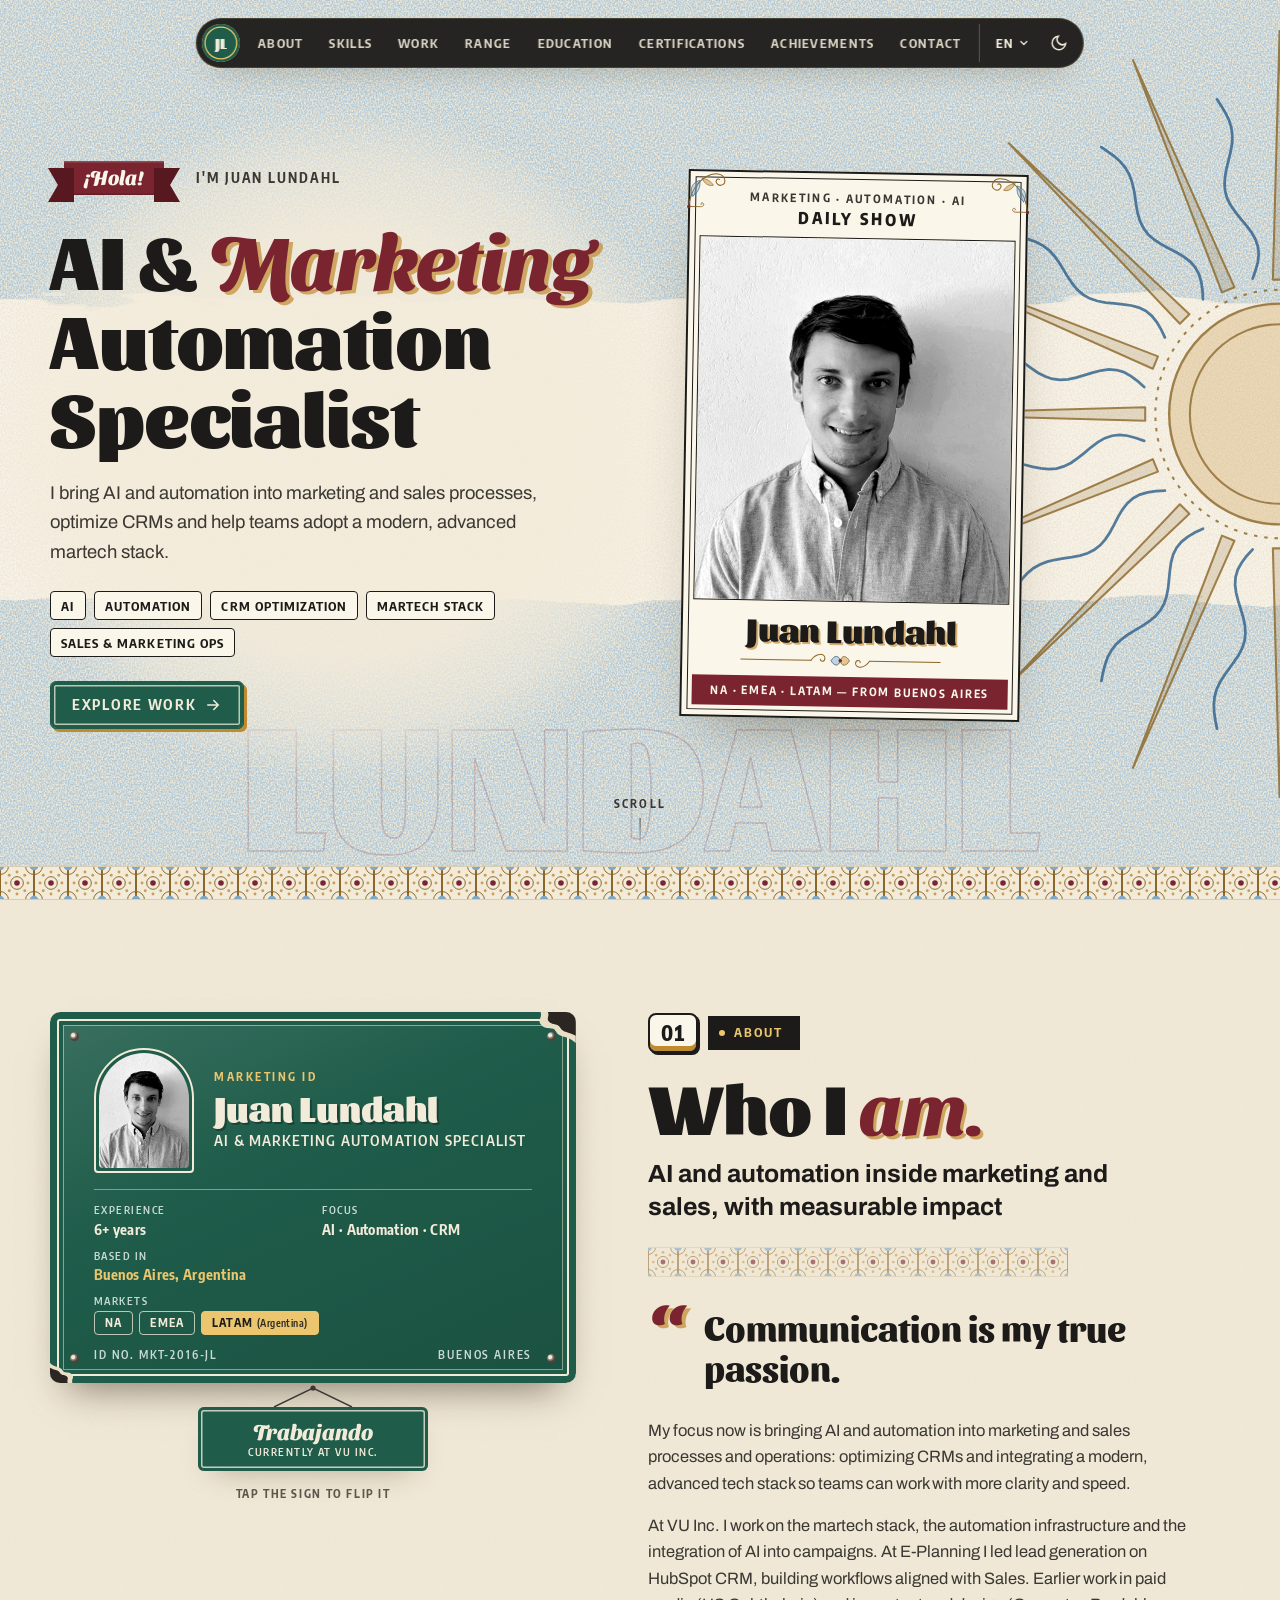
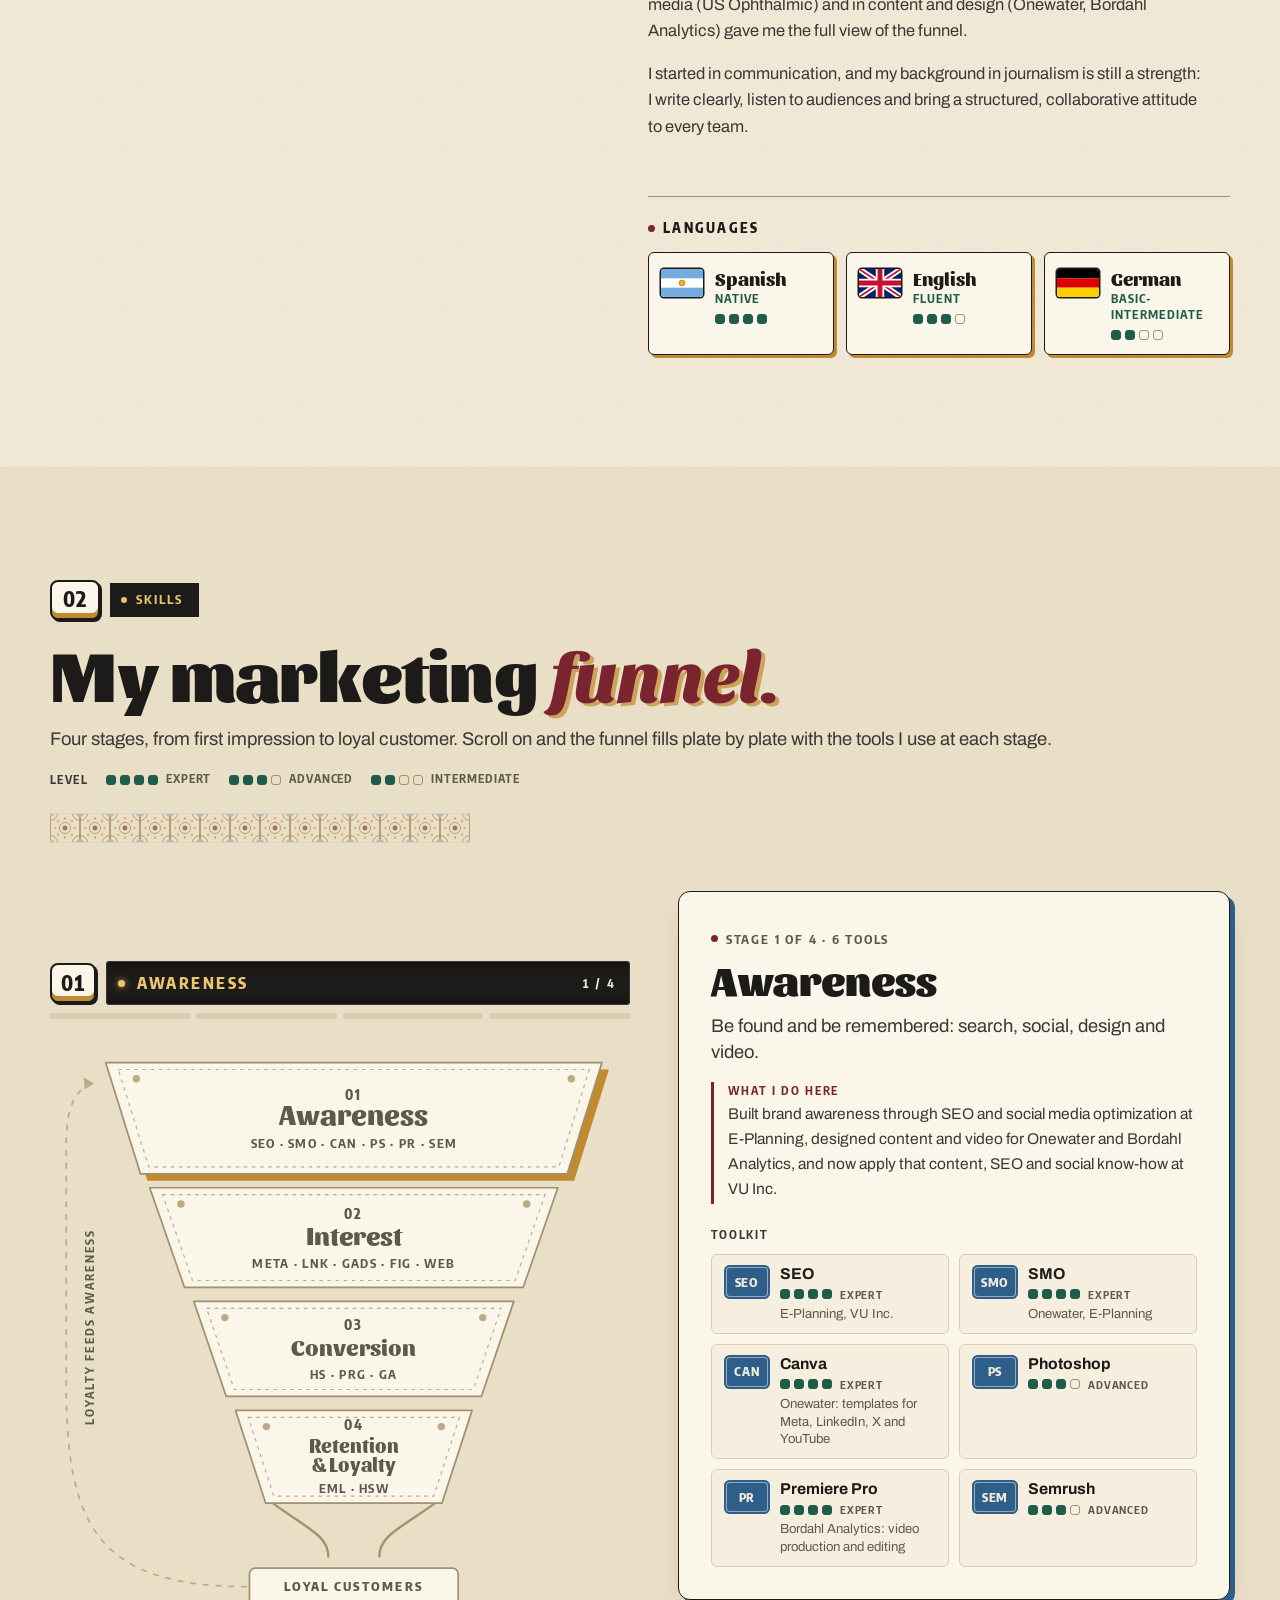
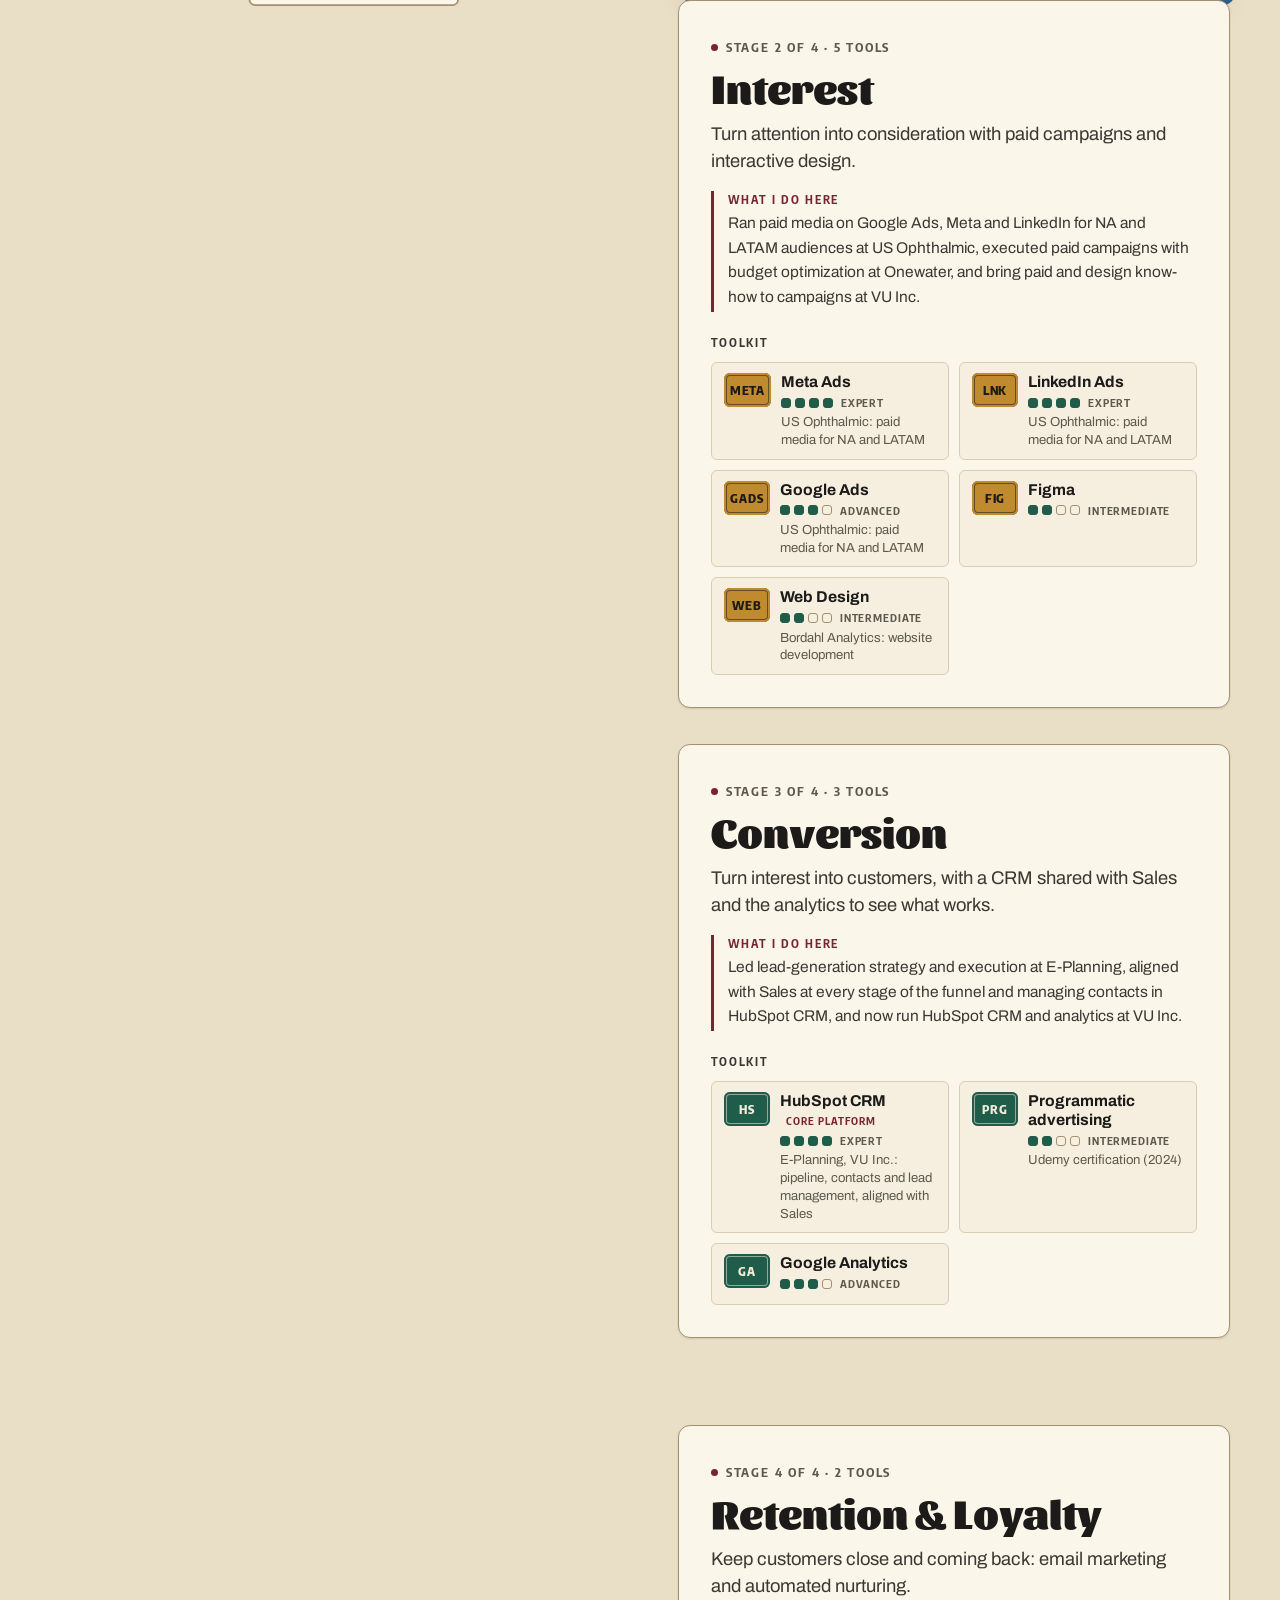
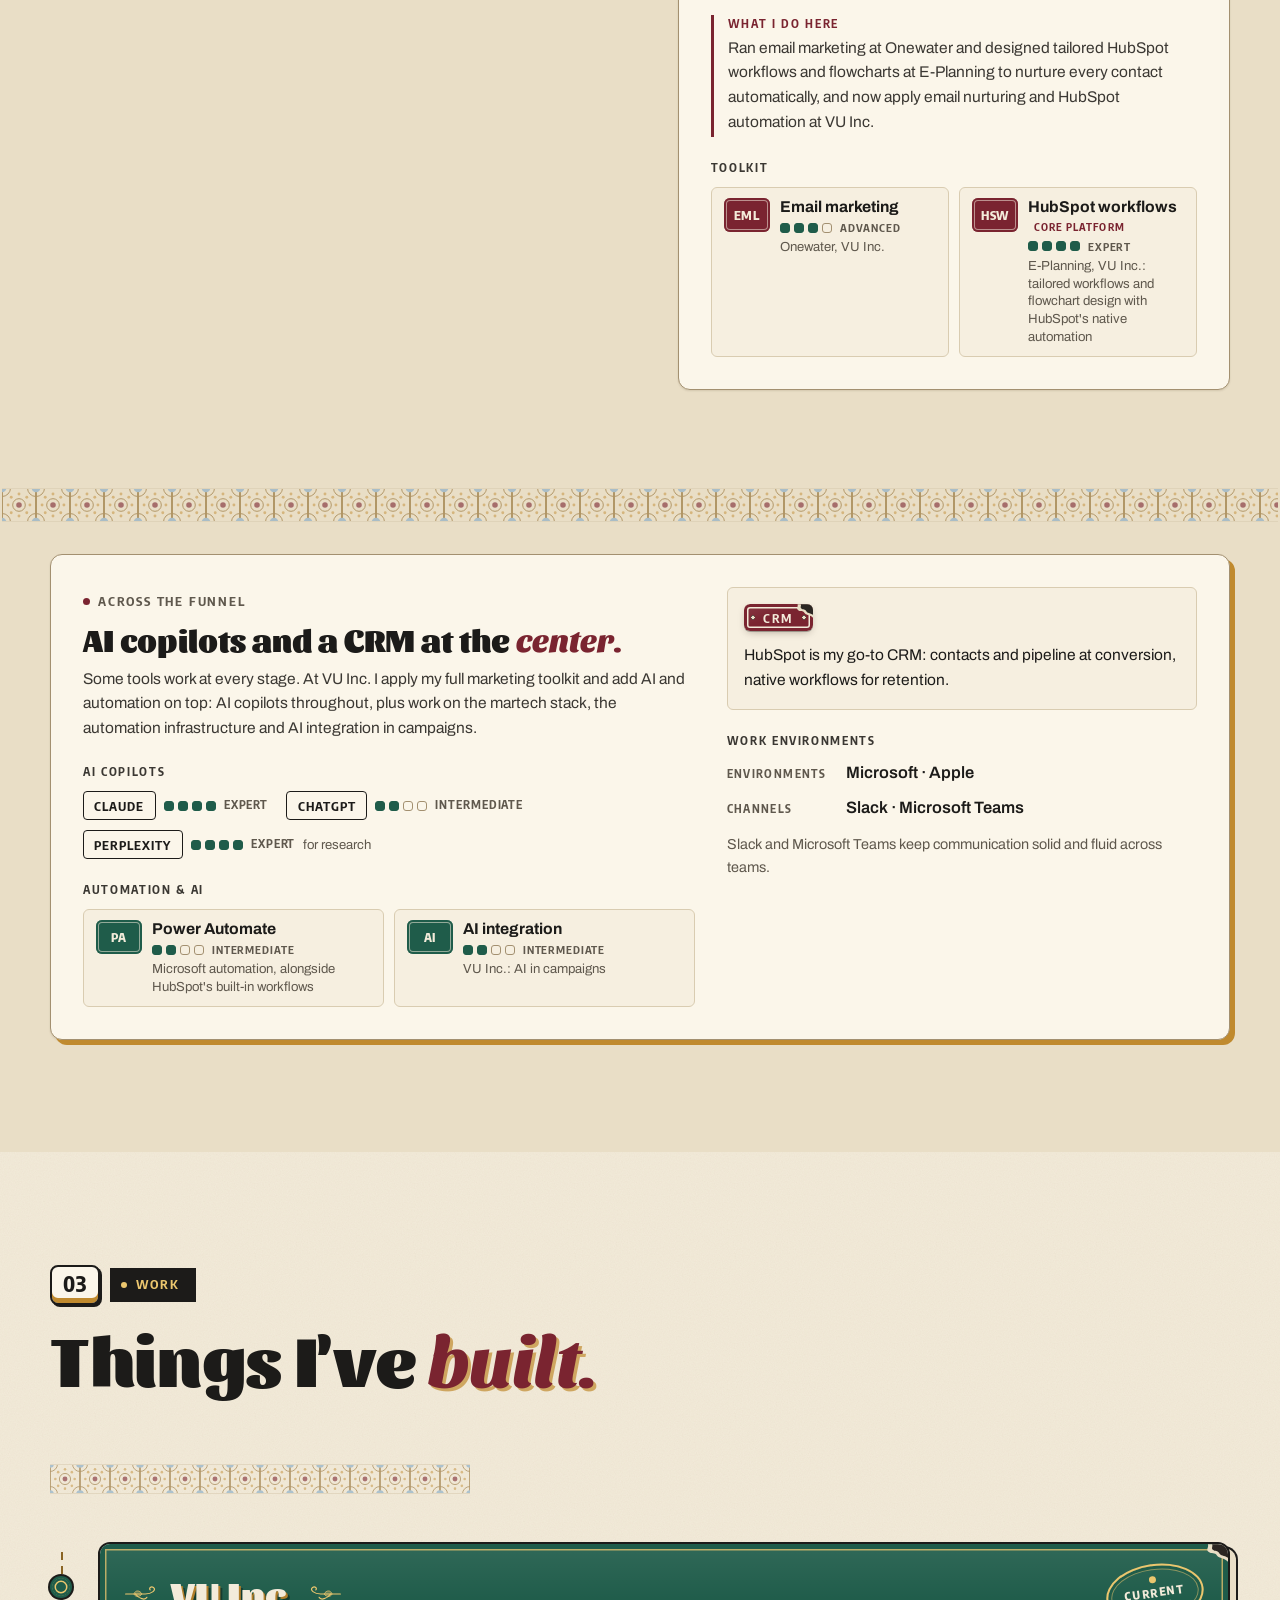
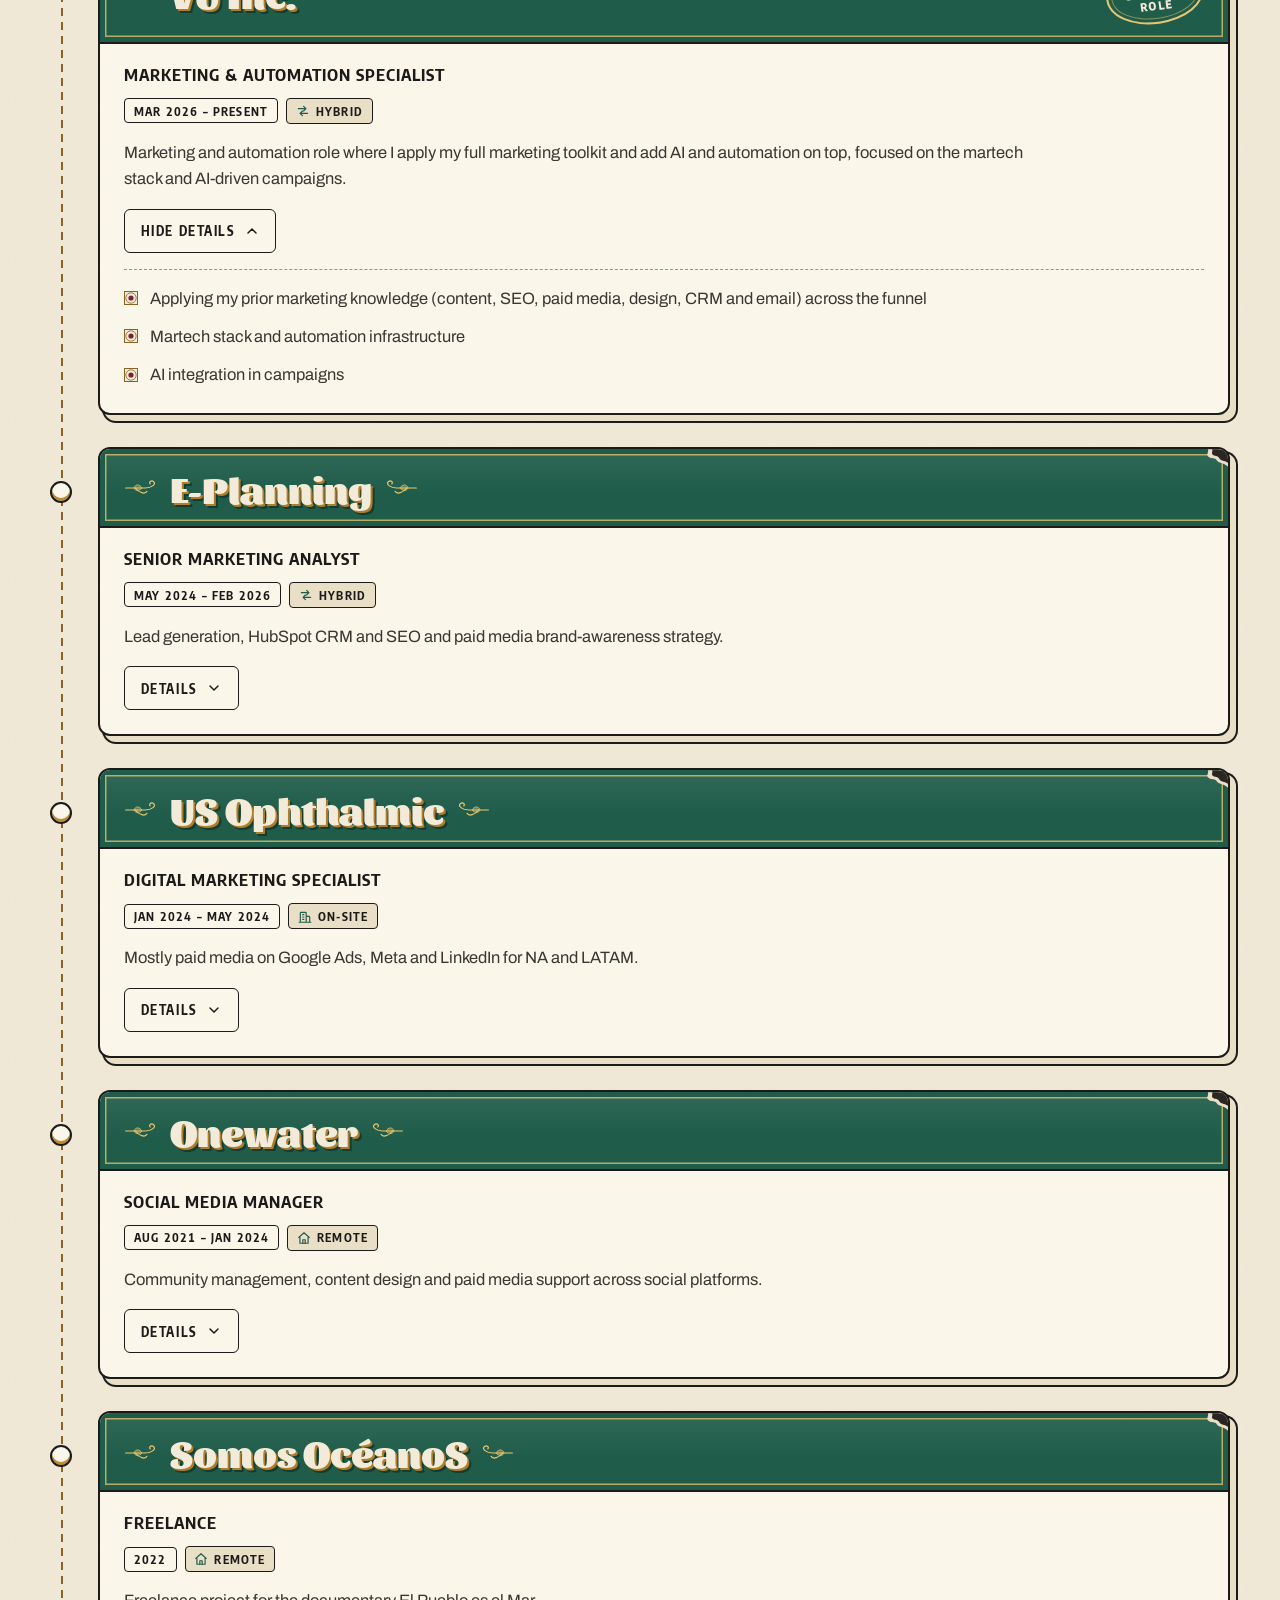
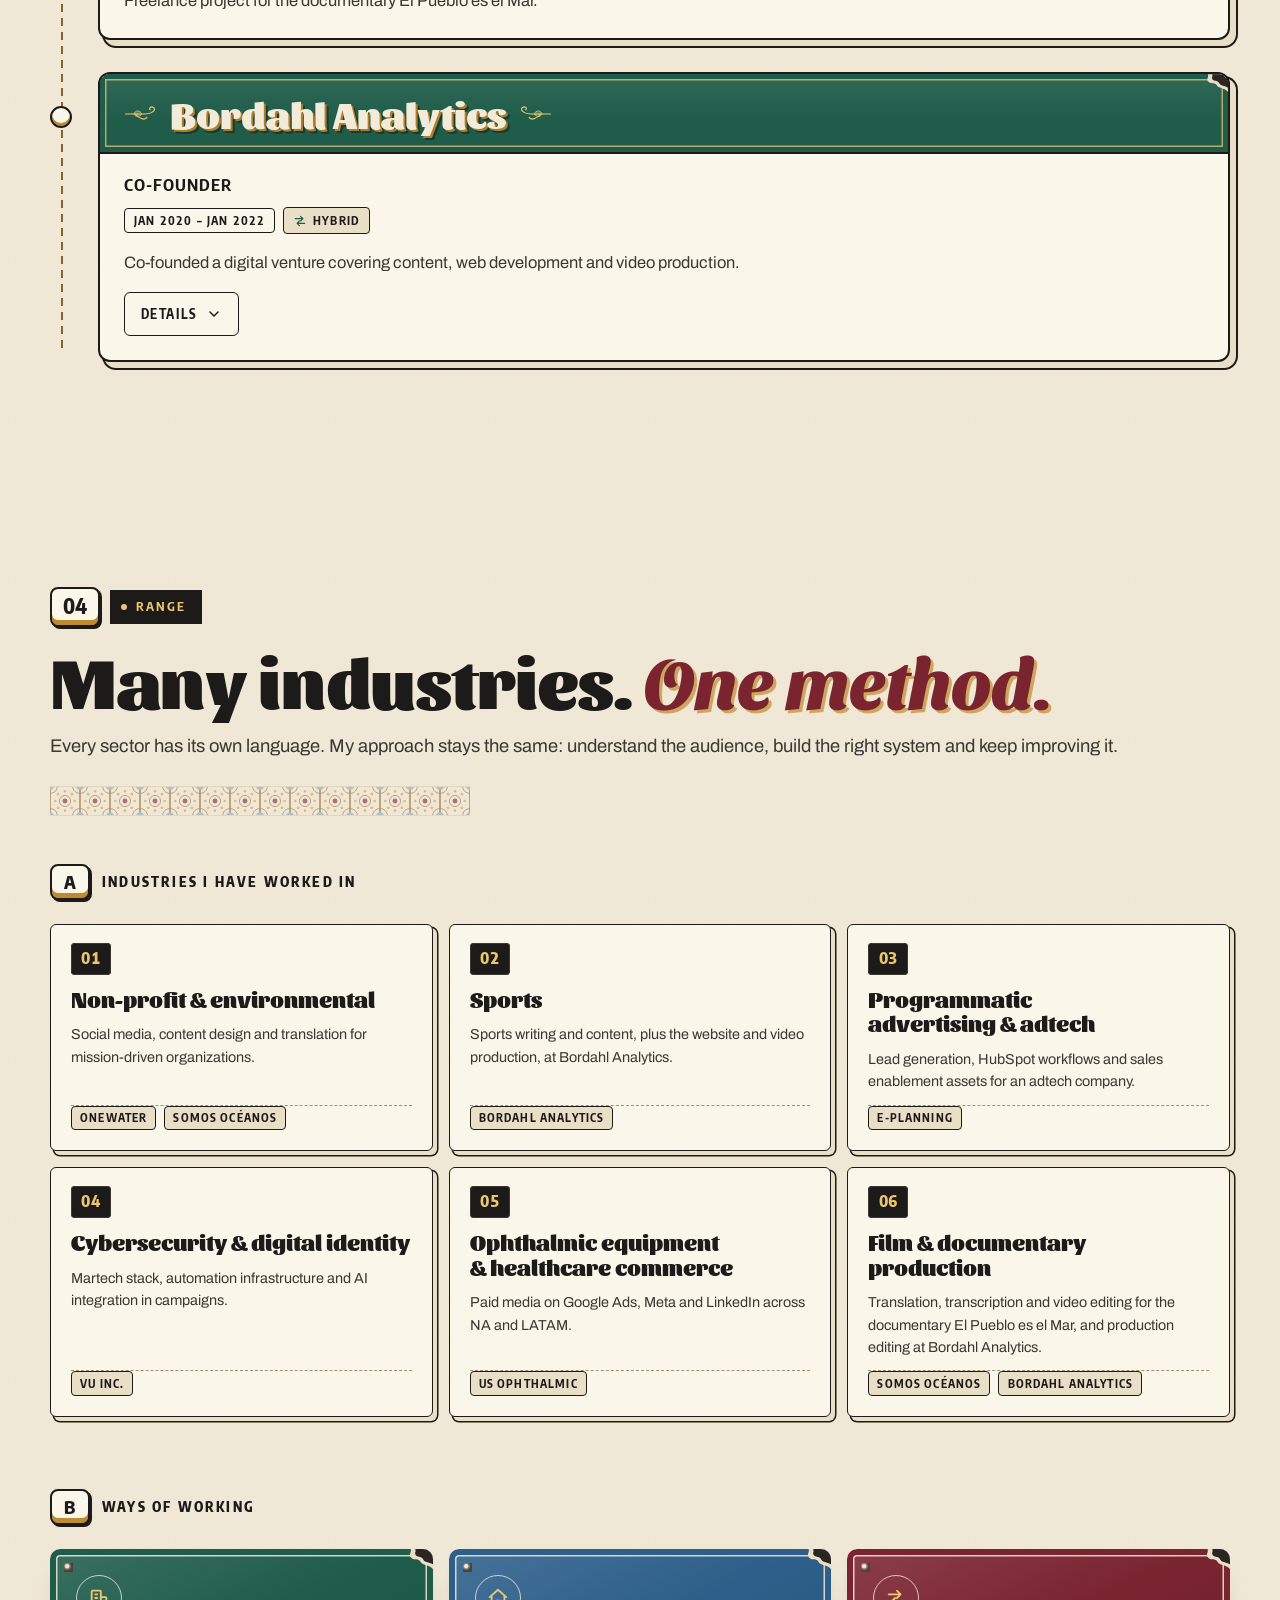
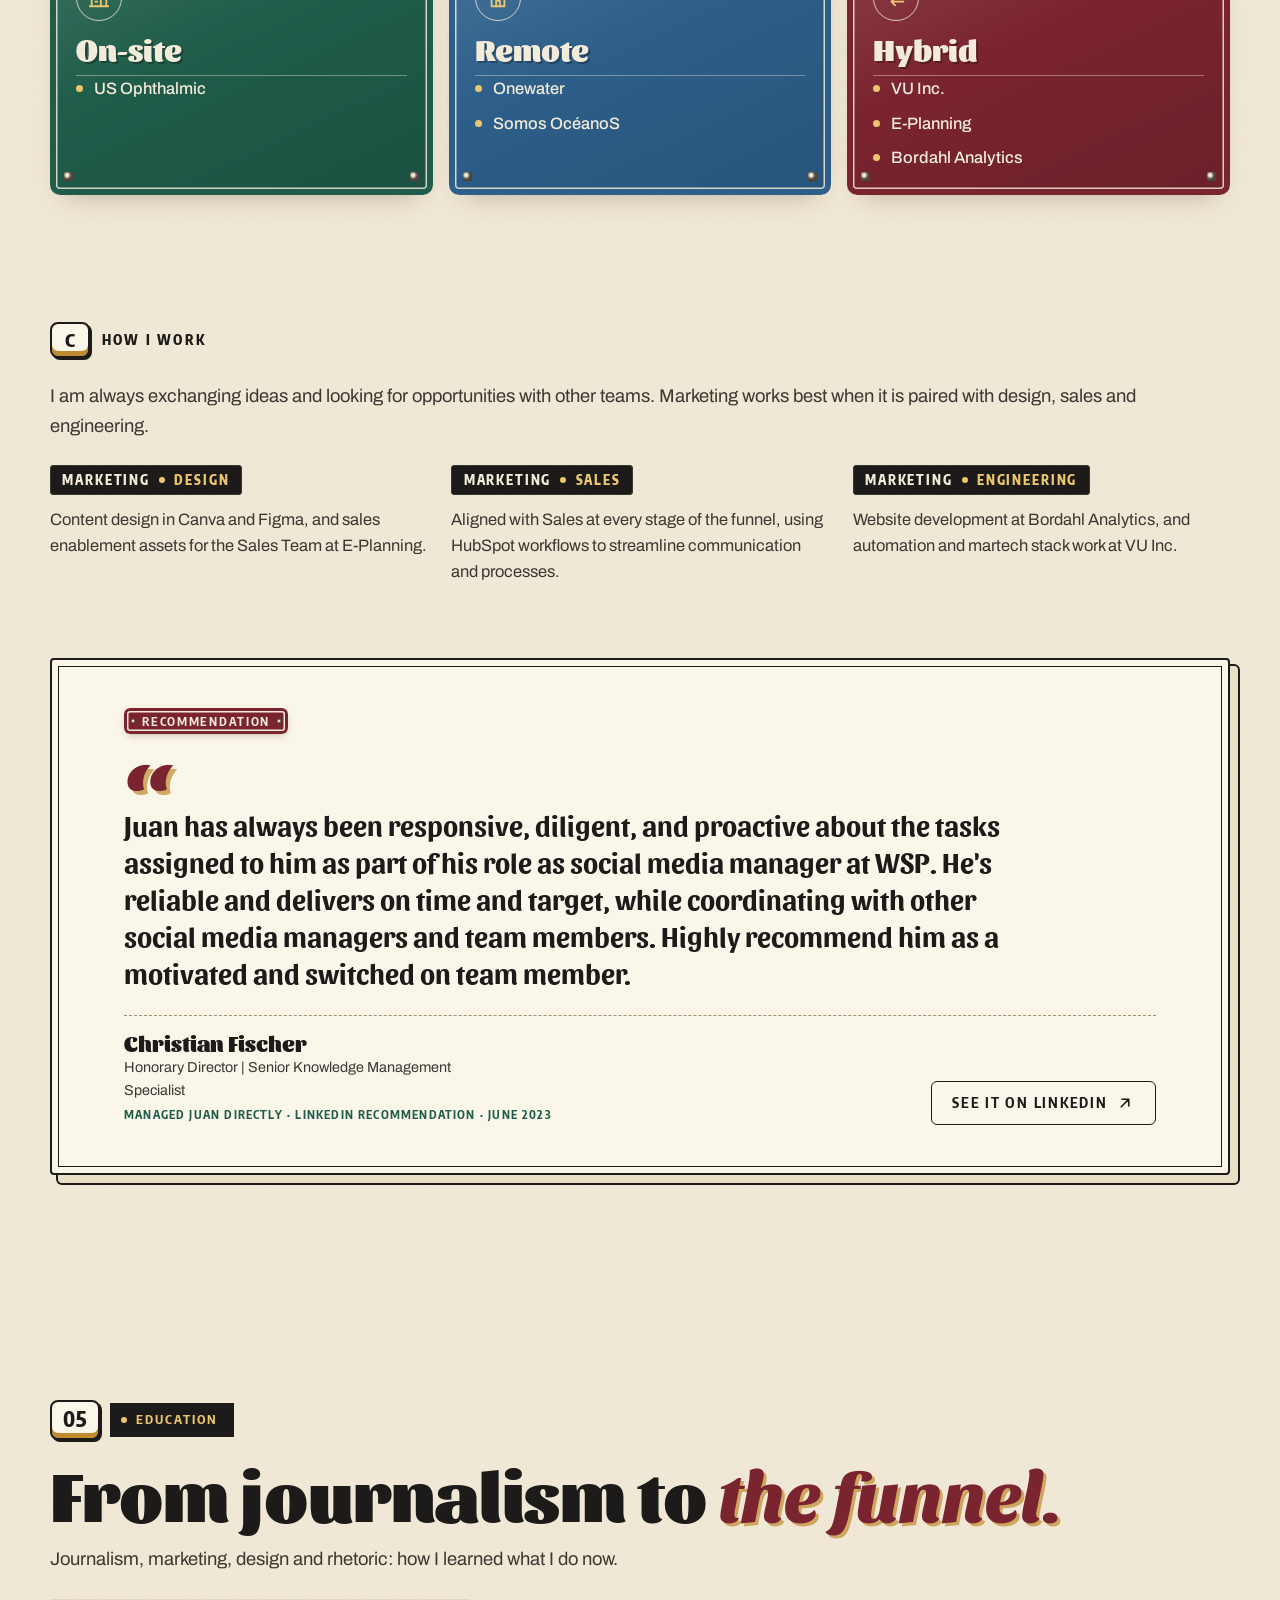
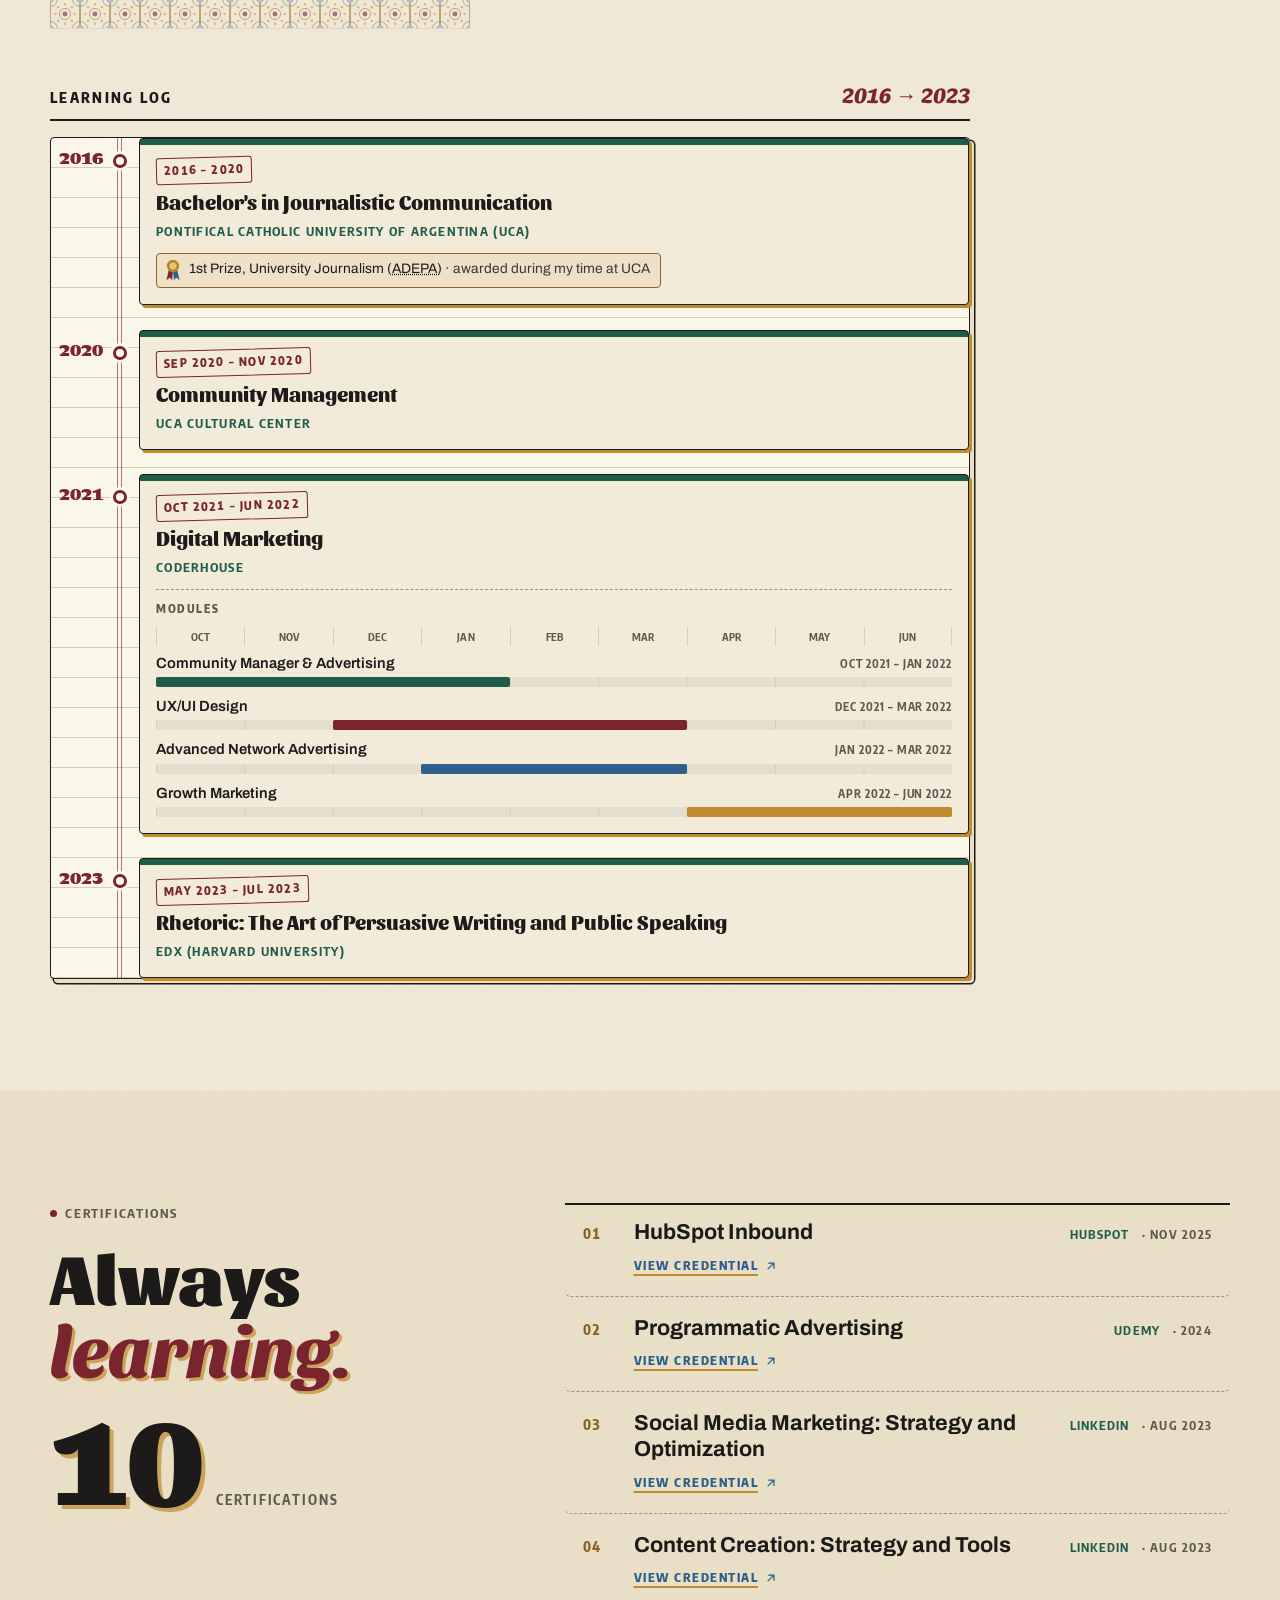
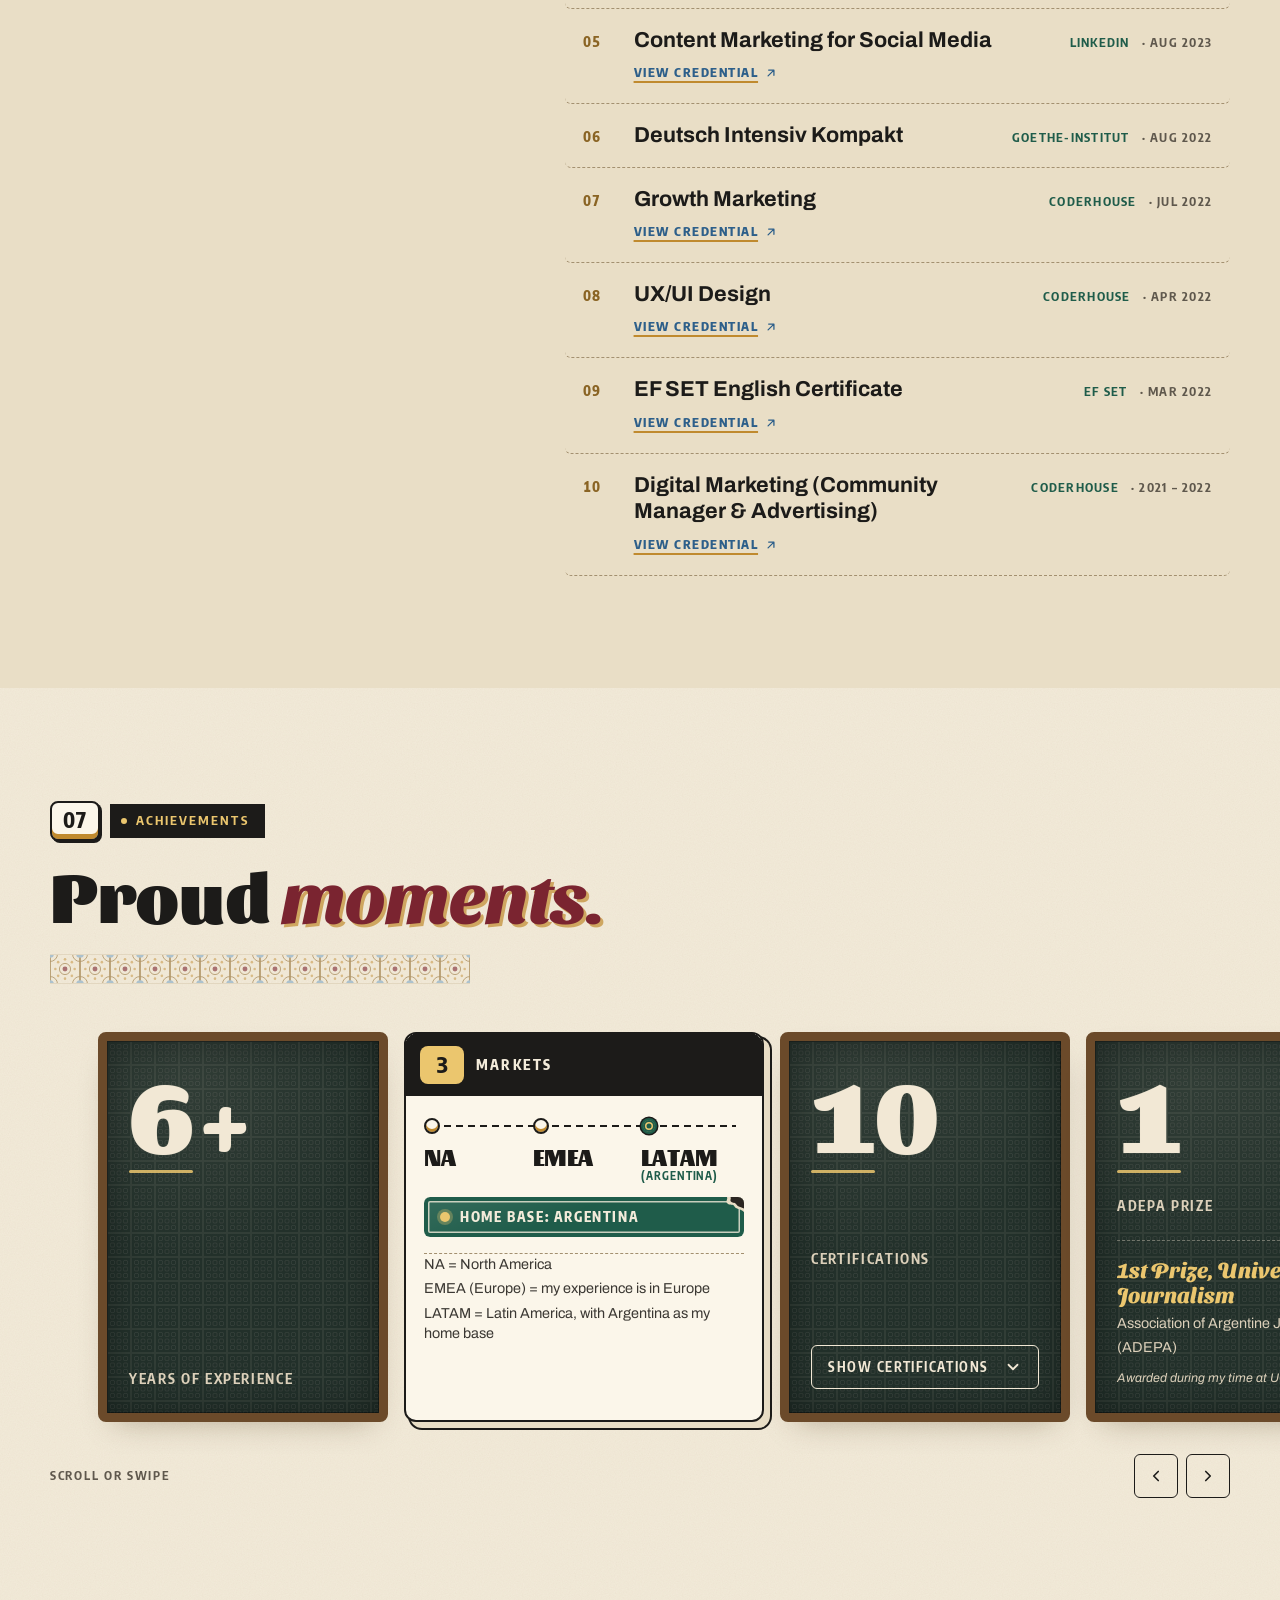
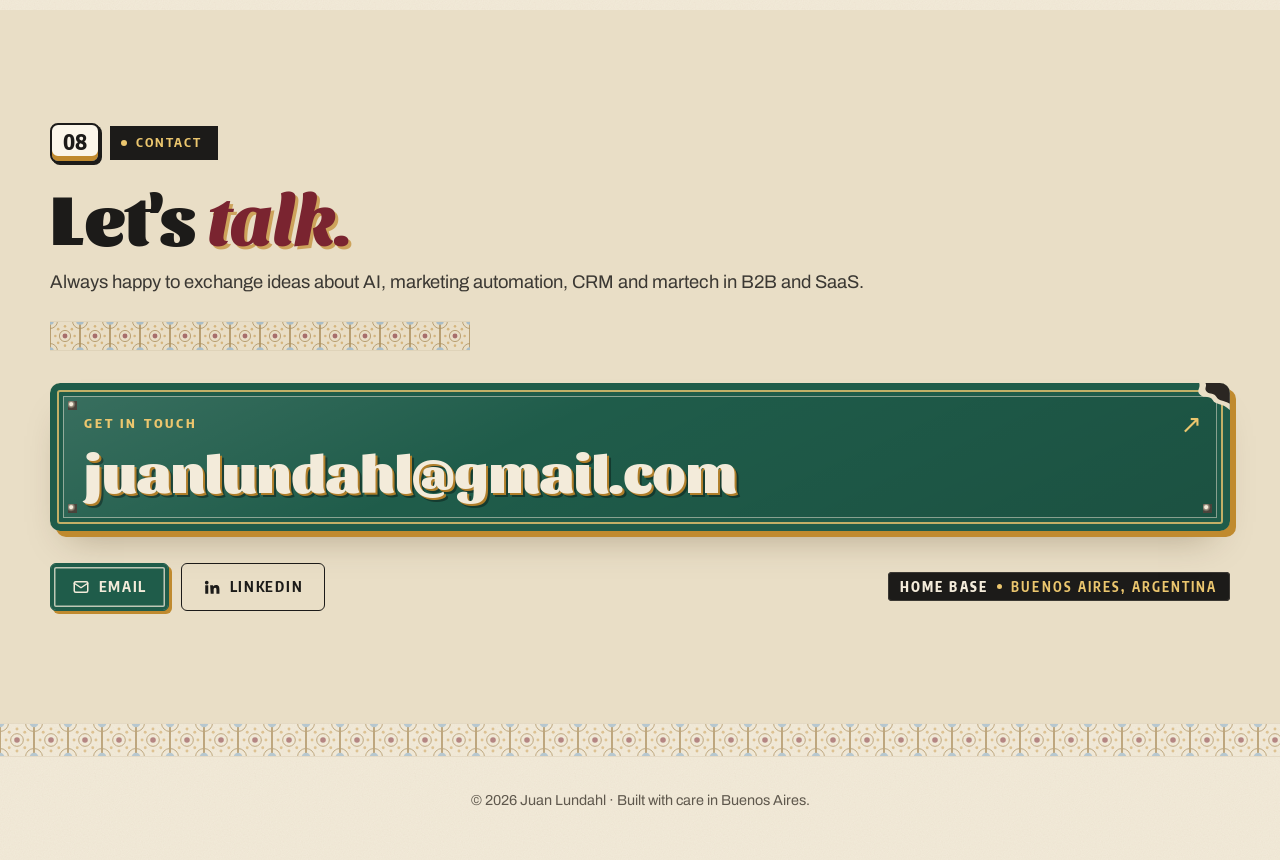
<file: index.html>
<!doctype html>
<html lang="en">
<head>
  <meta charset="utf-8">
  <meta name="viewport" content="width=device-width, initial-scale=1, viewport-fit=cover">
  <title>Juan Lundahl | AI & Marketing Automation Specialist</title>
  <meta name="description" content="Juan Lundahl - AI & Marketing Automation Specialist. AI and automation in marketing and sales operations, CRM optimization and martech stack. Buenos Aires, Argentina.">
  <meta name="theme-color" content="#f3ebda" media="(prefers-color-scheme: light)">
  <meta name="theme-color" content="#1a1714" media="(prefers-color-scheme: dark)">
  <meta name="msapplication-TileColor" content="#1f5c4a">

  <!-- Open Graph -->
  <meta property="og:type" content="website">
  <meta property="og:site_name" content="Juan Lundahl">
  <meta property="og:title" content="Juan Lundahl | AI & Marketing Automation Specialist">
  <meta property="og:description" content="Interactive portfolio: AI, automation, CRM optimization and martech stack for marketing and sales operations.">
  <!-- TODO after publishing: make this an absolute URL (https://<user>.github.io/<repo>/assets/img/og-porteno.png); most link previews ignore relative og:image -->
  <meta property="og:image" content="https://juanlundahl-marketing.github.io/juan-lundahl-interactive-cv/assets/img/og-porteno.png">
  <meta property="og:image:alt" content="Juan Lundahl, AI & Marketing Automation Specialist, Buenos Aires-style card with an enamel name plate and Sol de Mayo">
  <meta property="og:locale" content="en_US">
  <meta property="og:locale:alternate" content="es_AR">
  <meta property="og:locale:alternate" content="de_DE">
  <meta name="twitter:card" content="summary_large_image">

  <!-- Favicon: JL monogram on a green enamel plate (cream inner line, gold rivets, ochre "sombra") -->
  <link rel="icon" href="data:image/svg+xml,%3Csvg xmlns='http://www.w3.org/2000/svg' viewBox='0 0 64 64'%3E%3Crect width='64' height='64' rx='12' fill='%231F5C4A'/%3E%3Crect x='4.5' y='4.5' width='55' height='55' rx='8.5' fill='none' stroke='%23F3EBDA' stroke-width='2'/%3E%3Ccircle cx='11' cy='11' r='2' fill='%23EBC66E'/%3E%3Ccircle cx='53' cy='53' r='2' fill='%23EBC66E'/%3E%3Ctext x='33.6' y='44.6' text-anchor='middle' font-family='Georgia,serif' font-weight='700' font-size='29' fill='%23C08A2E'%3EJL%3C/text%3E%3Ctext x='32' y='43' text-anchor='middle' font-family='Georgia,serif' font-weight='700' font-size='29' fill='%23F3EBDA'%3EJL%3C/text%3E%3C/svg%3E">

  <!-- Apply saved theme before paint (no flash). Storage may be blocked: guarded. -->
  <script>
    (function () {
      var d = document.documentElement;
      d.classList.add('js');
      try {
        var t = localStorage.getItem('jl-theme');
        if (t === 'light' || t === 'dark') d.setAttribute('data-theme', t);
        var l = localStorage.getItem('jl-lang');
        if (l === 'es' || l === 'en' || l === 'de') d.setAttribute('lang', l);
      } catch (e) {}
    })();
  </script>

  <link rel="preconnect" href="https://fonts.googleapis.com">
  <link rel="preconnect" href="https://fonts.gstatic.com" crossorigin>
  <!-- Sansita + Sansita Swashed + Archivo (Omnibus-Type, AR), Encode Sans Condensed (Impallari Type, AR) -->
  <link rel="stylesheet" href="https://fonts.googleapis.com/css2?family=Archivo:ital,wght@0,400;0,500;0,600;0,700;1,400&family=Encode+Sans+Condensed:wght@500;600;700;800&family=Sansita:ital,wght@0,700;0,800;0,900;1,800&family=Sansita+Swashed:wght@600;800&display=swap">

  <link rel="stylesheet" href="css/tokens.css">
  <link rel="stylesheet" href="css/base.css">
  <!-- Section styles: one file per section in css/sections/<id>.css -->
  <link rel="stylesheet" href="css/sections/hero.css">
  <link rel="stylesheet" href="css/sections/about.css">
  <link rel="stylesheet" href="css/sections/skills.css">
</head>
<body>
  <a class="skip-link" href="#main" data-i18n="skip">Skip to content</a>

  <!-- Shared ornament sprite (original drawings, filete-inspired; no copied work).
       Use anywhere: <svg class="filete" aria-hidden="true"><use href="#f-rule"/></svg>
       #f-corner (64x64 corner flourish), #f-rule (260x26 rule), #f-flick (44x22, gold, for dark plates). -->
  <svg width="0" height="0" style="position:absolute" aria-hidden="true" focusable="false">
    <defs>
      <symbol id="f-corner" viewBox="0 0 64 64">
        <g fill="none" stroke-linecap="round" stroke-linejoin="round">
          <path d="M4 60 C6 40 14 24 30 14 C42 7 56 8 58 18 C60 26 50 30 46 24 C43 20 47 16 50 18" style="stroke:var(--gold)" stroke-width="1.6"/>
          <path d="M10 44 C4 34 8 24 20 20 C22 30 18 38 10 44 Z" style="fill:var(--celeste);stroke:var(--celeste-ink)" fill-opacity=".4" stroke-width="1"/>
          <path d="M12 41 C14 33 16 28 19 23" style="stroke:var(--celeste-ink)" stroke-width=".8"/>
          <path d="M24 17 C27 25 34 29 41 27 C37 21 31 17 24 17 Z" style="fill:var(--ochre);stroke:var(--gold)" fill-opacity=".45" stroke-width="1"/>
          <path d="M4 60 H22 C26 60 28 57 26 55 C24 53 21 55 23 57" style="stroke:var(--gold)" stroke-width="1.3"/>
        </g>
        <circle cx="4" cy="60" r="2.6" style="fill:var(--oxblood)"/>
      </symbol>
      <symbol id="f-rule" viewBox="0 0 260 26" preserveAspectRatio="xMinYMid meet">
        <g fill="none" stroke-linecap="round" style="stroke:var(--gold)" stroke-width="1.3">
          <path d="M0 13 H92"/><path d="M168 13 H260"/>
          <path d="M92 13 C98 3 110 3 110 10 C110 15 104 15 104 11"/>
          <path d="M168 13 C162 23 150 23 150 16 C150 11 156 11 156 15"/>
        </g>
        <path d="M118 13 C122 6 128 5 130 13 C128 21 122 20 118 13 Z" style="fill:var(--celeste);stroke:var(--celeste-ink)" fill-opacity=".45" stroke-width="1"/>
        <path d="M142 13 C138 6 132 5 130 13 C132 21 138 20 142 13 Z" style="fill:var(--ochre);stroke:var(--gold)" fill-opacity=".45" stroke-width="1"/>
        <circle cx="130" cy="13" r="2.3" style="fill:var(--oxblood)"/>
      </symbol>
      <symbol id="f-flick" viewBox="0 0 44 22">
        <g fill="none" stroke="#EBC66E" stroke-width="1.5" stroke-linecap="round"><path d="M42 11 H18 C10 11 4 6 8 3 C11 1 14 4 12 6"/><path d="M30 11 C26 17 18 19 16 15"/></g>
        <path d="M22 11 C25 6 30 6 32 11 C30 15 25 15 22 11 Z" fill="#EBC66E" fill-opacity=".35" stroke="#EBC66E" stroke-width=".9"/>
      </symbol>
    </defs>
  </svg>

  <!-- Floating pill nav. Links are generated by js/main.js from content.json nav. -->
  <nav class="site-nav" id="site-nav" aria-label="Primary">
    <ul class="site-nav__links" role="list"></ul>
    <div class="site-nav__tools">
      <div class="lang" id="lang-menu">
        <button class="icon-btn lang__btn" id="lang-toggle" type="button" aria-haspopup="true" aria-expanded="false" aria-controls="lang-list" aria-label="Language"><span id="lang-current">EN</span><svg viewBox="0 0 24 24" fill="none" stroke="currentColor" stroke-width="2.4" stroke-linecap="round" stroke-linejoin="round" aria-hidden="true"><path d="M6 9l6 6 6-6"/></svg></button>
        <ul class="lang__list" id="lang-list" role="list" hidden>
          <li><button class="lang__opt" type="button" data-lang="en" lang="en" aria-pressed="false"><b>EN</b>English</button></li>
          <li><button class="lang__opt" type="button" data-lang="es" lang="es" aria-pressed="false"><b>ES</b>Español</button></li>
          <li><button class="lang__opt" type="button" data-lang="de" lang="de" aria-pressed="false"><b>DE</b>Deutsch</button></li>
        </ul>
      </div>
      <button class="icon-btn" id="theme-toggle" type="button" aria-label="Toggle dark mode">
        <svg class="theme-icon--light" viewBox="0 0 24 24" fill="none" stroke="currentColor" stroke-width="2" stroke-linecap="round" aria-hidden="true"><path d="M21 12.8A9 9 0 1 1 11.2 3a7 7 0 0 0 9.8 9.8z"/></svg>
        <svg class="theme-icon--dark" viewBox="0 0 24 24" fill="none" stroke="currentColor" stroke-width="2" stroke-linecap="round" aria-hidden="true"><circle cx="12" cy="12" r="4.5"/><path d="M12 2v2M12 20v2M4.9 4.9l1.4 1.4M17.7 17.7l1.4 1.4M2 12h2M20 12h2M4.9 19.1l1.4-1.4M17.7 6.3l1.4-1.4"/></svg>
      </button>
    </div>
  </nav>

  <main id="main">
    <!-- Each <section> is an empty container. js/main.js renders it via the
         module registered for its id (see SECTION_MODULES in js/main.js). -->
    <section id="hero" class="section hero" aria-label="Intro"></section>
    <section id="about" class="section about" aria-labelledby="about-title"></section>
    <section id="skills" class="section section--alt skills" aria-labelledby="skills-title"></section>
    <section id="work" class="section work" aria-labelledby="work-title"></section>
    <section id="range" class="section range" aria-labelledby="range-title"></section>
    <section id="education" class="section education" aria-labelledby="education-title"></section>
    <section id="certifications" class="section section--alt certifications" aria-labelledby="certifications-title"></section>
    <section id="achievements" class="section achievements" aria-labelledby="achievements-title"></section>
    <section id="contact" class="section section--alt contact" aria-labelledby="contact-title"></section>
  </main>

  <footer class="site-footer">
    <div class="container"><p id="footer-text">&copy; <span id="year"></span> Juan Lundahl</p></div>
  </footer>

  <script type="module" src="js/main.js"></script>
</body>
</html>
</file>
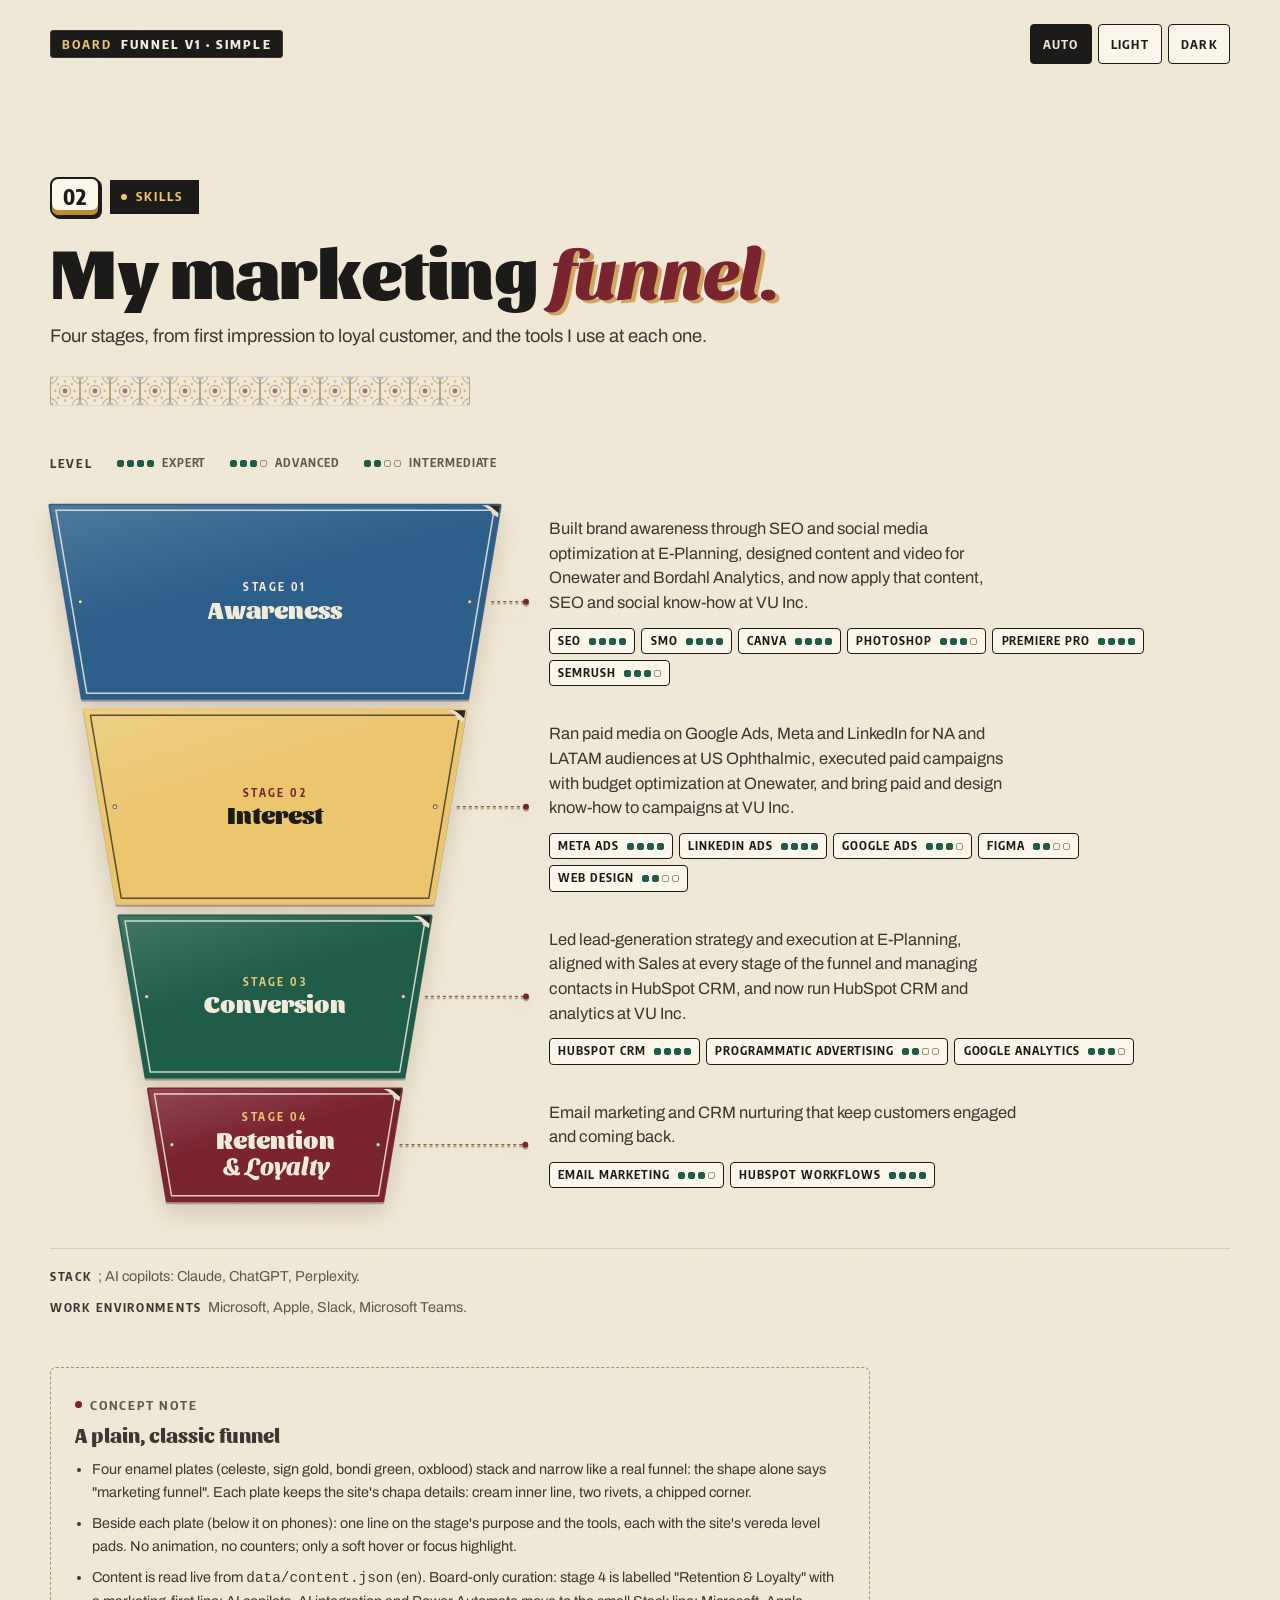
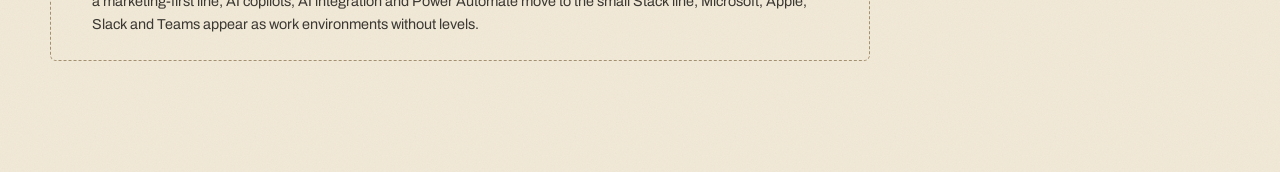
<file: docs/design-explorations/funnel-boards/funnel-v1-simple.html>
<!doctype html>
<html lang="en">
<head>
  <meta charset="utf-8">
  <meta name="viewport" content="width=device-width, initial-scale=1">
  <title>Funnel v1 Simple</title>
  <meta name="description" content="Design board: a simple, classic marketing funnel drawn as four stacked enamel plates, in the Porteño style of the site.">
  <link rel="preconnect" href="https://fonts.googleapis.com">
  <link rel="preconnect" href="https://fonts.gstatic.com" crossorigin>
  <link rel="stylesheet" href="https://fonts.googleapis.com/css2?family=Archivo:ital,wght@0,400;0,500;0,600;0,700;1,400&family=Encode+Sans+Condensed:wght@500;600;700;800&family=Sansita:ital,wght@0,700;0,800;0,900;1,800&family=Sansita+Swashed:wght@600;800&display=swap">
  <link rel="stylesheet" href="../../../css/tokens.css">
  <link rel="stylesheet" href="../../../css/base.css">
  <style>
    /* ---------- Board chrome ---------- */
    .board-bar {
      display: flex; flex-wrap: wrap; align-items: center; justify-content: space-between;
      gap: var(--space-3); padding-top: var(--space-5);
    }
    .theme-switch { display: inline-flex; gap: 6px; flex-wrap: wrap; }
    .theme-switch button {
      min-height: 40px; padding: 0 12px;
      border: 1.5px solid var(--ink); border-radius: var(--radius-sm);
      background: var(--surface); color: var(--ink);
      font: 700 0.78rem/1 var(--font-sign); letter-spacing: 0.1em; text-transform: uppercase;
    }
    .theme-switch button[aria-pressed="true"] { background: var(--ink); color: var(--bg); }

    .board-note {
      max-width: 820px; margin-top: var(--space-7); padding: var(--space-5);
      border: 1.5px dashed var(--border-strong); border-radius: var(--radius);
      color: var(--ink-2); font-size: var(--fs-sm);
    }
    .board-note h2 { font-size: 1.3rem; margin: var(--space-2) 0 var(--space-3); }
    .board-note ul { padding-left: 1.2em; display: grid; gap: var(--space-2); }

    /* ---------- Level legend ---------- */
    .fn-legend {
      display: flex; flex-wrap: wrap; align-items: center; gap: var(--space-2) var(--space-5);
      margin-bottom: var(--space-6);
    }
    .fn-legend__title { font: 700 0.78rem/1 var(--font-sign); letter-spacing: 0.14em; text-transform: uppercase; color: var(--ink-2); }

    /* Smaller vereda pads inside chips */
    .fn-dots { display: inline-flex; gap: 3px; }
    .fn-dots i { width: 7px; height: 7px; border-radius: 2px; border: 1.2px solid var(--border-strong); }
    .fn-dots i.on { background: var(--green); border-color: var(--green); }

    /* ---------- The funnel ---------- */
    .funnel {
      --fcol: min(44%, 450px);
      --leader: 30px;
      list-style: none; margin: 0; padding: 0;
      display: grid; gap: 12px;
    }
    .fn-stage {
      position: relative;
      display: grid;
      grid-template-columns: var(--fcol) 1fr;
      column-gap: var(--leader);
      align-items: center;
      border-radius: var(--radius);
      outline-offset: 6px;
    }
    .fn-plate {
      position: relative;
      align-self: stretch;
      min-height: 104px;
      transition: transform var(--dur) var(--ease-out);
    }
    .fn-plate svg {
      position: absolute; inset: 0; width: 100%; height: 100%;
      overflow: visible;
      filter: drop-shadow(0 2px 0 rgba(43, 38, 34, 0.32)) drop-shadow(0 10px 12px rgba(60, 40, 10, 0.16));
    }
    .fn-plate__text {
      position: absolute; inset: 0;
      display: grid; place-content: center; justify-items: center;
      gap: 3px; text-align: center;
      color: var(--p-ink);
    }
    .fn-plate__num {
      font: 700 0.7rem/1 var(--font-sign); letter-spacing: 0.22em; text-transform: uppercase;
      color: var(--p-num);
    }
    .fn-plate__name {
      font: 900 clamp(1.15rem, 0.9rem + 0.9vw, 1.55rem)/1.05 var(--font-display);
      text-wrap: balance;
    }
    .fn-plate__name em { font-family: var(--font-accent); font-style: normal; font-weight: 800; }

    .fn-info {
      display: grid; gap: var(--space-3);
      padding: var(--space-3) var(--space-4);
      border-left: 3px solid transparent;
      border-radius: 0 var(--radius) var(--radius) 0;
      transition: background-color var(--dur) ease, border-color var(--dur) ease;
    }
    .fn-info p { color: var(--ink-2); max-width: 52ch; line-height: 1.5; }
    .fn-tools { list-style: none; margin: 0; padding: 0; display: flex; flex-wrap: wrap; gap: 6px; }
    .fn-tools .chip { gap: 8px; padding: 0.42em 0.7em 0.38em; font-size: 0.74rem; }

    /* Gentle highlight */
    .fn-stage:hover .fn-plate,
    .fn-stage:focus-visible .fn-plate { transform: translateY(-2px); }
    .fn-stage:hover .fn-info,
    .fn-stage:focus-visible .fn-info { background: var(--ghost); border-left-color: var(--ochre); }

    .fn-footer {
      display: grid; gap: var(--space-2);
      margin-top: var(--space-7); padding-top: var(--space-4);
      border-top: 1px solid var(--border);
      font-size: var(--fs-sm); color: var(--muted);
    }
    .fn-footer b {
      font: 700 0.76rem/1 var(--font-sign); letter-spacing: 0.14em; text-transform: uppercase;
      color: var(--ink-2); margin-right: 0.5em;
    }

    /* Narrow: vertical stack, plate then its text */
    @media (max-width: 719px) {
      .funnel { gap: var(--space-4); }
      .fn-stage { grid-template-columns: 1fr; row-gap: var(--space-2); }
      .fn-plate { min-height: 0; height: 74px; }
      .fn-info { padding: var(--space-2) var(--space-3); }
    }
    @media (prefers-reduced-motion: reduce) {
      .fn-stage:hover .fn-plate, .fn-stage:focus-visible .fn-plate { transform: none; }
    }
  </style>
</head>
<body>
  <div class="container board-bar">
    <span class="destino">Board <b>Funnel v1 &middot; Simple</b></span>
    <div class="theme-switch" role="group" aria-label="Preview theme">
      <button type="button" data-set-theme="auto" aria-pressed="true">Auto</button>
      <button type="button" data-set-theme="light" aria-pressed="false">Light</button>
      <button type="button" data-set-theme="dark" aria-pressed="false">Dark</button>
    </div>
  </div>

  <main>
    <section id="skills" class="section" aria-labelledby="fn-title">
      <div class="container">
        <header class="section-head">
          <p class="eyebrow">Skills</p>
          <h2 class="display" id="fn-title"><span>My marketing</span> <em>funnel.</em></h2>
          <p>Four stages, from first impression to loyal customer, and the tools I use at each one.</p>
        </header>

        <div class="fn-legend" id="fn-legend" aria-label="Level key"></div>
        <ol class="funnel" id="funnel" aria-label="Marketing funnel: Awareness, Interest, Conversion, Retention and Loyalty">
          <li class="load-error">Loading the funnel&hellip;</li>
        </ol>
        <div class="fn-footer" id="fn-footer"></div>

        <aside class="board-note" aria-labelledby="note-title">
          <p class="eyebrow">Concept note</p>
          <h2 id="note-title">A plain, classic funnel</h2>
          <ul>
            <li>Four enamel plates (celeste, sign gold, bondi green, oxblood) stack and narrow like a real funnel: the shape alone says "marketing funnel". Each plate keeps the site's chapa details: cream inner line, two rivets, a chipped corner.</li>
            <li>Beside each plate (below it on phones): one line on the stage's purpose and the tools, each with the site's vereda level pads. No animation, no counters; only a soft hover or focus highlight.</li>
            <li>Content is read live from <code>data/content.json</code> (en). Board-only curation: stage 4 is labelled "Retention &amp; Loyalty" with a marketing-first line; AI copilots, AI integration and Power Automate move to the small Stack line; Microsoft, Apple, Slack and Teams appear as work environments without levels.</li>
          </ul>
        </aside>
      </div>
    </section>
  </main>

  <script>
    /* ---------- Theme preview ---------- */
    (function () {
      var btns = document.querySelectorAll('[data-set-theme]');
      btns.forEach(function (b) {
        b.addEventListener('click', function () {
          var v = b.getAttribute('data-set-theme');
          if (v === 'auto') document.documentElement.removeAttribute('data-theme');
          else document.documentElement.setAttribute('data-theme', v);
          btns.forEach(function (o) { o.setAttribute('aria-pressed', String(o === b)); });
        });
      });
    })();

    /* ---------- Funnel ---------- */
    var LEVEL_RANK = { basic: 1, intermediate: 2, advanced: 3, expert: 4 };
    var LEVEL_WORD = { expert: 'Expert', advanced: 'Advanced', intermediate: 'Intermediate', basic: 'Basic' };
    /* Plates keep their colour in both themes, like the site's chapas */
    var PLATES = [
      { bg: '#2d5f8a', ink: '#f3ebda', num: '#f3ebda', line: 'rgba(243,235,218,.85)' },
      { bg: '#ebc66e', ink: '#1c1b19', num: '#7a2430', line: 'rgba(28,27,25,.7)' },
      { bg: '#1f5c4a', ink: '#f3ebda', num: '#ebc66e', line: 'rgba(243,235,218,.85)' },
      { bg: '#7a2430', ink: '#f3ebda', num: '#ebc66e', line: 'rgba(243,235,218,.85)' }
    ];
    /* Board-level curation (see concept note) */
    var MOVE_TO_STACK = ['Power Automate', 'AI integration'];
    var OVERRIDE = {
      retention: {
        nameHTML: 'Retention <em>&amp; Loyalty</em>',
        name: 'Retention & Loyalty',
        description: 'Email marketing and CRM nurturing that keep customers engaged and coming back.'
      }
    };

    function esc(s) {
      return String(s == null ? '' : s).replace(/[&<>"']/g, function (c) {
        return { '&': '&amp;', '<': '&lt;', '>': '&gt;', '"': '&quot;', "'": '&#39;' }[c];
      });
    }
    function dots(level) {
      var r = LEVEL_RANK[level] || 0, out = '';
      for (var i = 1; i <= 4; i++) out += '<i class="' + (i <= r ? 'on' : '') + '"></i>';
      return '<span class="fn-dots" aria-hidden="true">' + out + '</span>';
    }
    function inFunnel(t) { return t.group !== 'ai' && MOVE_TO_STACK.indexOf(t.name) === -1; }

    /* Compatibility shim (added when the board moved to docs/): these boards were written against an earlier data shape (funnel.stack.groups, stage.description). Map the current shape (funnel.across, stage.doing) onto it. */
    function adapt(data) {
      var f = data.en.funnel;
      if (!f.stack) {
        var a = f.across || {};
        var envItems = [];
        (a.env || []).forEach(function (g) { (g.items || []).forEach(function (n) { envItems.push({ name: n }); }); });
        f.stack = { groups: [ { id: 'crm', tools: [] }, { id: 'ai', tools: a.ai || [] }, { id: 'env', tools: envItems } ] };
      }
      f.stages.forEach(function (s) { if (!s.description) s.description = s.doing || s.tagline || ''; });
      return data;
    }

    function render(data) {
      var en = data.en, stages = en.funnel.stages, groups = en.funnel.stack.groups;
      var list = document.getElementById('funnel');

      document.getElementById('fn-legend').innerHTML =
        '<span class="fn-legend__title">Level</span>' +
        ['expert', 'advanced', 'intermediate'].map(function (l) {
          return '<span class="level">' + dots(l) + LEVEL_WORD[l] + '</span>';
        }).join('');

      list.innerHTML = stages.map(function (s, i) {
        var o = OVERRIDE[s.id] || {};
        var name = o.name || s.name;
        var tools = s.tools.filter(inFunnel).map(function (t) {
          var word = LEVEL_WORD[t.level] || '';
          return '<li class="chip">' + esc(t.name) + (t.level ? dots(t.level) : '') +
            (word ? '<span class="visually-hidden">, ' + word + '</span>' : '') + '</li>';
        }).join('');
        var p = PLATES[i];
        return '<li class="fn-stage" tabindex="0" aria-labelledby="st-' + i + '">' +
          '<div class="fn-plate" data-i="' + i + '" style="--p-ink:' + p.ink + ';--p-num:' + p.num + '">' +
            '<svg aria-hidden="true" focusable="false"></svg>' +
            '<div class="fn-plate__text"><span class="fn-plate__num">Stage 0' + (i + 1) + '</span>' +
            '<h3 class="fn-plate__name" id="st-' + i + '">' + (o.nameHTML || esc(name)) + '</h3></div>' +
          '</div>' +
          '<div class="fn-info"><p>' + esc(o.description || s.description) + '</p>' +
            '<ul class="fn-tools" aria-label="Tools">' + tools + '</ul></div>' +
        '</li>';
      }).join('');

      /* Light stack line + environments without levels */
      var stack = [];
      stages.forEach(function (s) { s.tools.forEach(function (t) { if (!inFunnel(t) && t.group !== 'ai') stack.push(t.name); }); });
      var crm = groups.filter(function (g) { return g.id === 'crm'; })[0];
      var ai = groups.filter(function (g) { return g.id === 'ai'; })[0];
      var env = groups.filter(function (g) { return g.id === 'env'; })[0];
      var stackLine = (crm ? crm.tools.map(function (t) { return t.name; }) : []);
      stack.forEach(function (n) { if (stackLine.indexOf(n) === -1) stackLine.push(n); });
      var aiLine = ai ? ai.tools.map(function (t) { return t.name; }).join(', ') : '';
      document.getElementById('fn-footer').innerHTML =
        '<p><b>Stack</b>' + esc(stackLine.join(', ')) + (aiLine ? '; AI copilots: ' + esc(aiLine) : '') + '.</p>' +
        (env ? '<p><b>Work environments</b>' + esc(env.tools.map(function (t) { return t.name.replace(/ environment$/, ''); }).join(', ')) + '.</p>' : '');

      drawAll();
      if ('ResizeObserver' in window) new ResizeObserver(drawAll).observe(list);
      else window.addEventListener('resize', drawAll);
    }

    /* Draw each plate as a trapezoid slice of one funnel. Wide screens: the
       side edges follow one straight line down the whole list (plates are as
       tall as their row). Narrow screens: equal steps per plate. */
    function drawAll() {
      var list = document.getElementById('funnel');
      var plates = list.querySelectorAll('.fn-plate');
      var narrow = window.matchMedia('(max-width: 719px)').matches;
      var top0 = list.getBoundingClientRect().top, H = list.clientHeight;
      plates.forEach(function (el) {
        var i = +el.getAttribute('data-i');
        var w = el.clientWidth, h = el.clientHeight;
        if (!w || !h) return;
        var ti, bi;
        if (narrow) { var step = w * 0.06; ti = i * step; bi = (i + 1) * step; }
        else {
          var y = el.getBoundingClientRect().top - top0, k = (w * 0.26) / H;
          ti = y * k; bi = (y + h) * k;
        }
        el.querySelector('.fn-plate__text').style.padding = '0 ' + Math.round((ti + bi) / 2 + 22) + 'px';
        drawPlate(el.querySelector('svg'), w, h, ti, bi, PLATES[i], i, narrow ? 0 : 30);
      });
    }

    function drawPlate(svg, w, h, ti, bi, p, i, leader) {
      var m = (bi - ti) / h, sh = Math.sqrt(1 + m * m), t = 5;
      function xl(y) { return ti + m * y; }
      function xr(y) { return w - ti - m * y; }
      function pt(x, y) { return x.toFixed(1) + ' ' + y.toFixed(1); }
      var outer = 'M' + pt(xl(0), 0) + 'L' + pt(xr(0), 0) + 'L' + pt(xr(h), h) + 'L' + pt(xl(h), h) + 'Z';
      var inner = 'M' + pt(xl(t) + t * sh, t) + 'L' + pt(xr(t) - t * sh, t) + 'L' + pt(xr(h - t) - t * sh, h - t) + 'L' + pt(xl(h - t) + t * sh, h - t) + 'Z';
      var X = xr(0);
      var chipA = 'M' + pt(X - 18, 0) + 'L' + pt(X, 0) + 'L' + pt(xr(12), 12) + 'L' + pt(xr(12) - 6, 9) + 'L' + pt(X - 9, 6) + 'L' + pt(X - 14, 2) + 'Z';
      var chipB = 'M' + pt(X - 12, 0) + 'L' + pt(X, 0) + 'L' + pt(xr(8), 8) + 'L' + pt(X - 6, 4) + 'L' + pt(X - 9, 1.5) + 'Z';
      var ry = h / 2, rl = xl(ry) + t * sh + 9, rr = xr(ry) - t * sh - 9;
      function rivet(x) {
        return '<circle cx="' + x.toFixed(1) + '" cy="' + ry + '" r="2.4" fill="#5a5148"/>' +
               '<circle cx="' + x.toFixed(1) + '" cy="' + ry + '" r="1.5" fill="#e9dec6"/>';
      }
      var gid = 'gl' + i;
      var lead = '';
      if (leader) {
        var x0 = xr(ry) + 8, x1 = w + leader - 4;
        lead = '<line x1="' + x0.toFixed(1) + '" y1="' + ry + '" x2="' + x1.toFixed(1) + '" y2="' + ry + '" style="stroke:var(--gold)" stroke-width="1.5" stroke-dasharray="2 4" stroke-linecap="round"/>' +
               '<circle cx="' + x1.toFixed(1) + '" cy="' + ry + '" r="3" style="fill:var(--oxblood)"/>';
      }
      svg.setAttribute('viewBox', '0 0 ' + w + ' ' + h);
      svg.innerHTML =
        '<defs><linearGradient id="' + gid + '" x1="0" y1="0" x2="0.6" y2="1">' +
        '<stop offset="0" stop-color="#fff" stop-opacity=".16"/><stop offset=".5" stop-color="#fff" stop-opacity="0"/></linearGradient></defs>' +
        lead +
        '<path d="' + outer + '" fill="' + p.bg + '" stroke="' + p.bg + '" stroke-width="3" stroke-linejoin="round"/>' +
        '<path d="' + outer + '" fill="url(#' + gid + ')"/>' +
        '<path d="' + inner + '" fill="none" stroke="' + p.line + '" stroke-width="1.5" stroke-linejoin="round"/>' +
        rivet(rl) + rivet(rr) +
        '<path d="' + chipA + '" fill="#e9dec6"/><path d="' + chipB + '" fill="#2b2622"/>';
    }

    fetch('../../../data/content.json')
      .then(function (r) { if (!r.ok) throw new Error(r.status); return r.json(); })
      .then(adapt)
      .then(render)
      .catch(function () {
        document.getElementById('funnel').innerHTML = '<li class="load-error">Could not load data/content.json. Open this board through the local server.</li>';
      });
  </script>
</body>
</html>
</file>
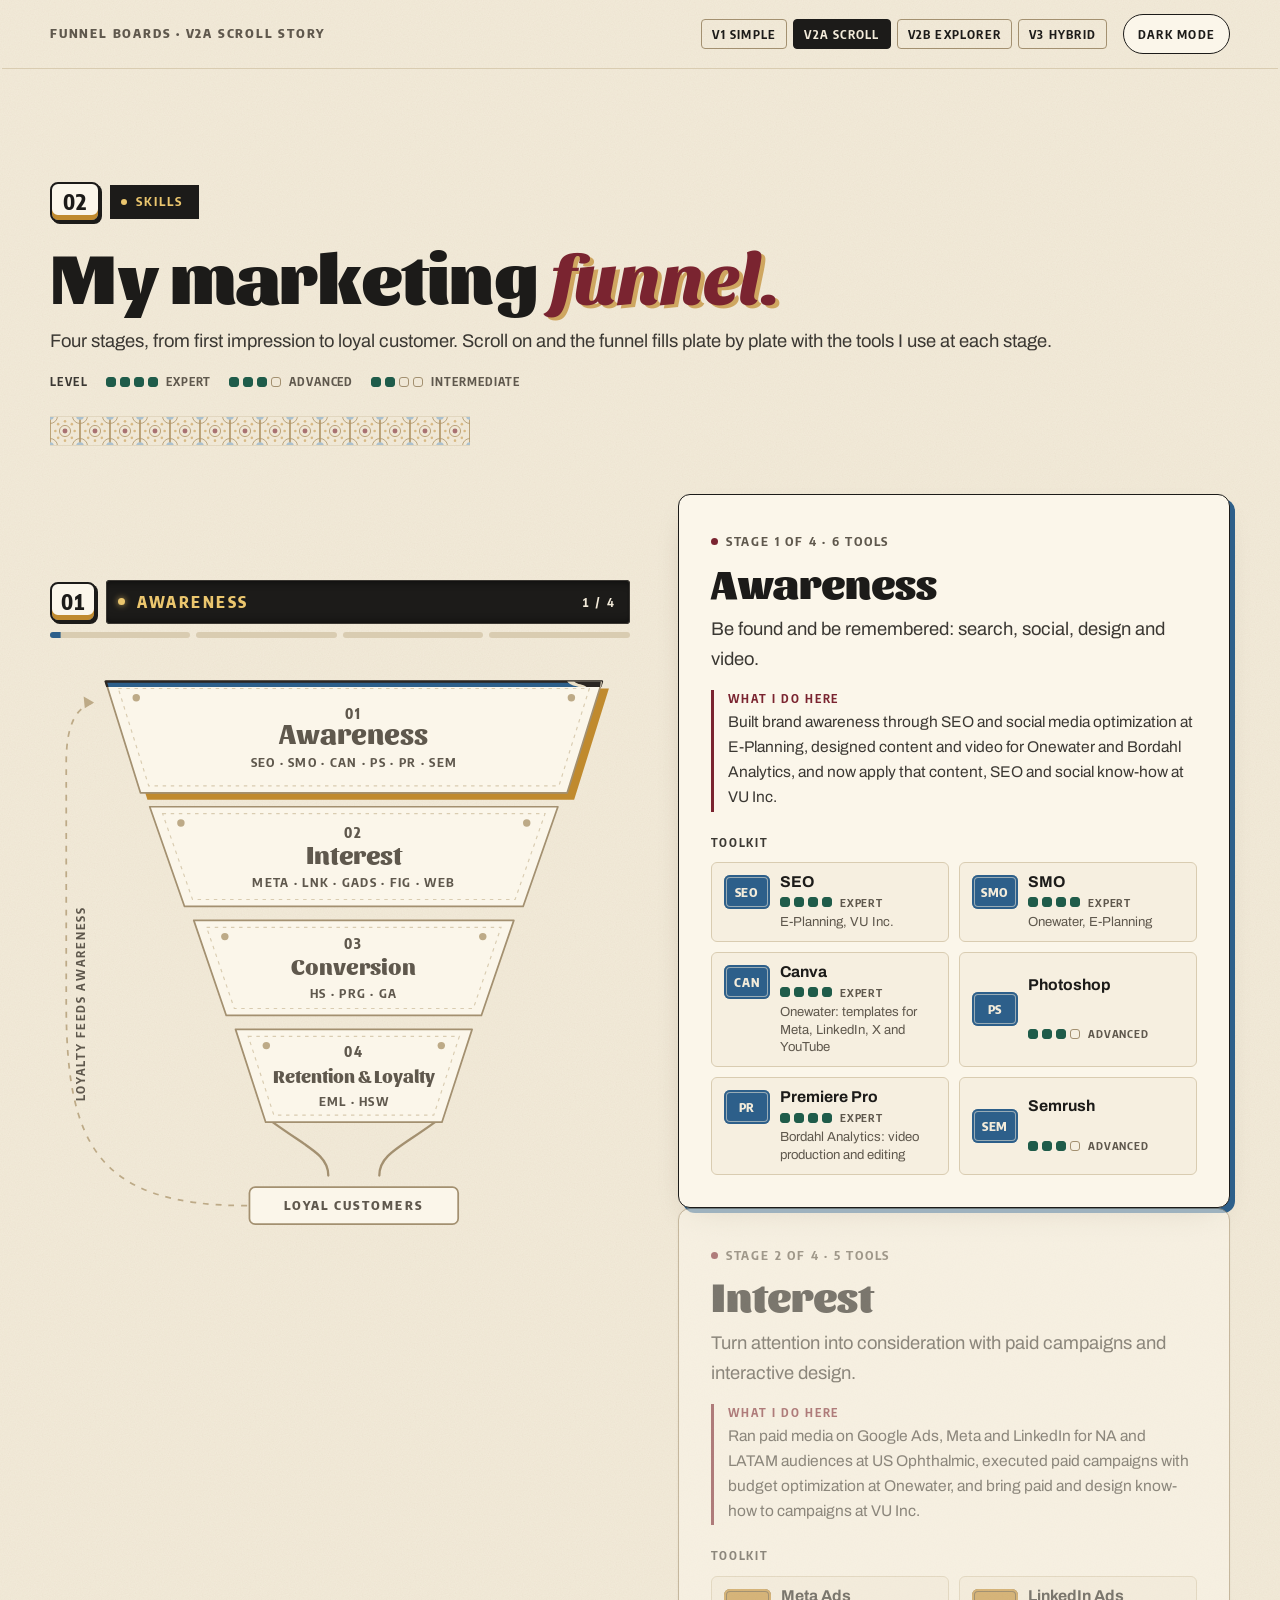
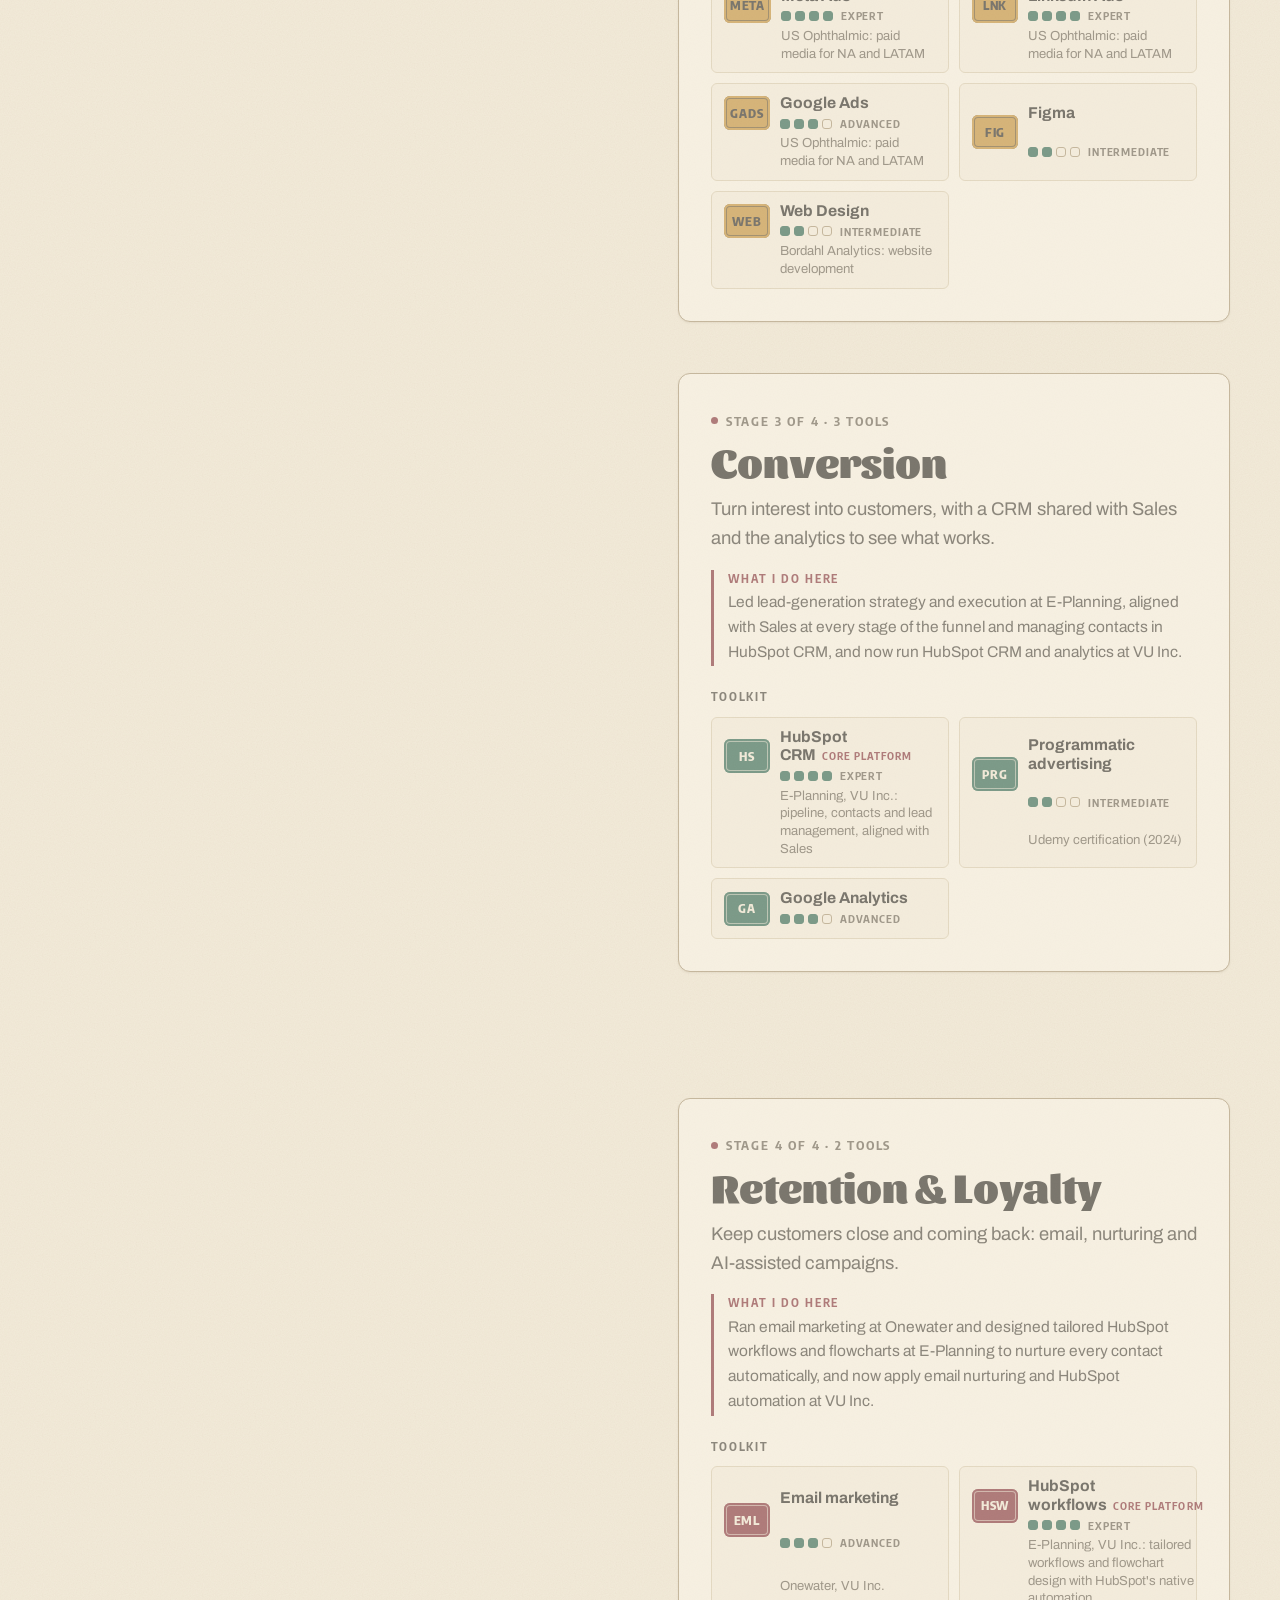
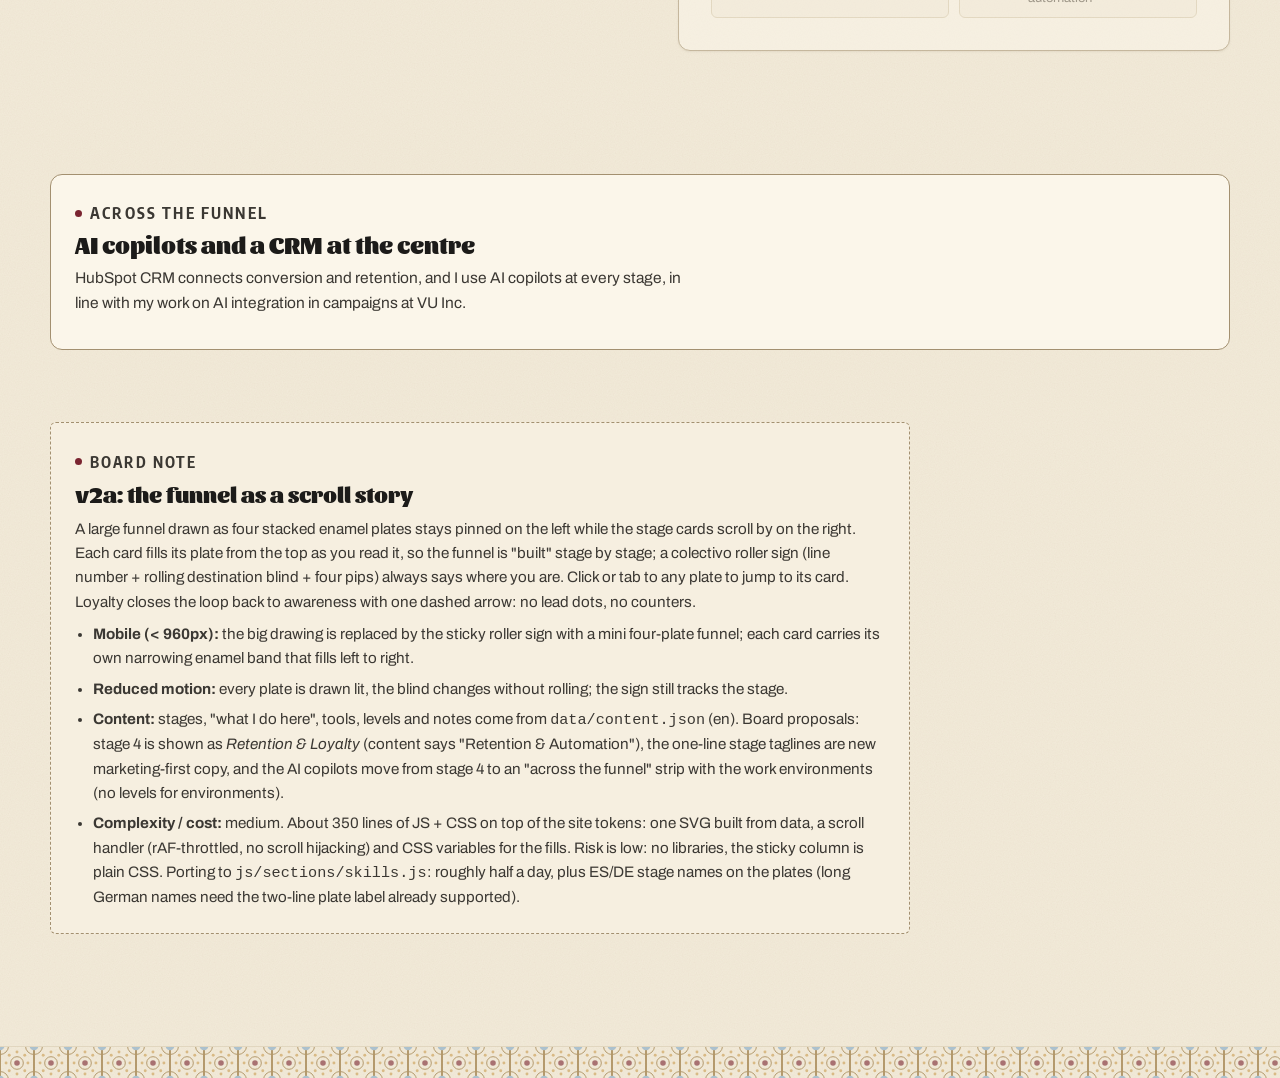
<file: docs/design-explorations/funnel-boards/funnel-v2a-scroll.html>
<!doctype html>
<html lang="en">
<head>
<meta charset="utf-8">
<meta name="viewport" content="width=device-width, initial-scale=1">
<title>Funnel v2a · Scroll story</title>
<link rel="preconnect" href="https://fonts.googleapis.com">
<link rel="preconnect" href="https://fonts.gstatic.com" crossorigin>
<link rel="stylesheet" href="https://fonts.googleapis.com/css2?family=Archivo:ital,wght@0,400;0,500;0,600;0,700;1,400&family=Encode+Sans+Condensed:wght@500;600;700;800&family=Sansita:ital,wght@0,700;0,800;0,900;1,800&family=Sansita+Swashed:wght@600;800&display=swap">
<link rel="stylesheet" href="../../../css/tokens.css">
<link rel="stylesheet" href="../../../css/base.css">
<style>
/* ==========================================================================
   Funnel v2a - Scroll story (design board, not wired into the site)
   Pinned enamel-plate funnel (left) + stage cards (right). Each card fills
   its funnel plate top-to-bottom as it scrolls past; a roller destination
   sign shows the current stage. Mobile: sticky sign + cards with a narrowing
   enamel band that fills left-to-right.
   ========================================================================== */
:root {
  /* Lit plate colours: theme-independent enamel, like the real chapas */
  --p1: #2d5f8a; --p1-ink: #f3ebda;   /* celeste enamel   5.7:1 */
  --p2: #c08a2e; --p2-ink: #1c1b19;   /* ochre / painted gold 5.7:1 */
  --p3: #1f5c4a; --p3-ink: #f3ebda;   /* bondi green      7.1:1 */
  --p4: #7a2430; --p4-ink: #f3ebda;   /* oxblood          9.6:1 */
}

/* ---- Board chrome ---- */
.board-bar {
  display: flex; flex-wrap: wrap; align-items: center; gap: 10px 16px;
  padding-block: 14px;
  border-bottom: 1px solid var(--border);
}
.board-bar__title { font: 800 0.8rem/1.2 var(--font-sign); letter-spacing: .14em; text-transform: uppercase; color: var(--muted); margin-right: auto; }
.board-bar nav { display: flex; flex-wrap: wrap; gap: 6px; }
.board-bar nav a {
  font: 700 0.76rem/1 var(--font-sign); letter-spacing: .1em; text-transform: uppercase;
  padding: 8px 10px; border-radius: var(--radius-sm); border: 1.5px solid var(--border-strong);
  text-decoration: none; color: var(--ink);
}
.board-bar nav a[aria-current="page"] { background: var(--ink); color: var(--bg); border-color: var(--ink); }
.theme-btn {
  min-height: 40px; padding: 0 14px; border-radius: var(--radius-pill);
  border: 1.5px solid var(--ink); background: var(--surface); color: var(--ink);
  font: 700 0.76rem/1 var(--font-sign); letter-spacing: .1em; text-transform: uppercase;
}

/* ---- Section ---- */
#skills { --sec-n: "02"; }
.legend { display: flex; flex-wrap: wrap; gap: 8px 18px; align-items: center; }
.legend__title { font: 700 .74rem/1 var(--font-sign); letter-spacing: .12em; text-transform: uppercase; color: var(--ink-2); }

.v2a {
  display: grid;
  gap: var(--space-6);
}
@media (min-width: 960px) {
  .v2a { grid-template-columns: minmax(0, 1.05fr) minmax(0, 1fr); gap: var(--space-7); align-items: start; }
}

/* ---- Pinned visual ---- */
.v2a-visual { position: sticky; top: 0; z-index: 5; }
@media (min-width: 960px) {
  .v2a-visual {
    top: 4vh; height: 92vh;
    display: flex; flex-direction: column; justify-content: center; gap: 18px;
  }
}

/* Roller destination sign: line number + rolling blind + progress pips */
.v2a-sign {
  display: flex; align-items: center; gap: 10px;
  width: 100%;
}
.v2a-sign .linea { flex: none; transition: transform var(--dur) var(--ease-spring); }
.v2a-sign .linea.bump { transform: translateY(-3px); }
.v2a-sign__blind {
  flex: 1; min-width: 0;
  display: flex; align-items: center; gap: 12px;
  height: 44px; padding: 0 14px 0 12px;
  border-radius: var(--radius-sm);
  background: var(--sign-bg); color: var(--sign-ink);
  box-shadow: inset 0 0 0 1px #3b3833, inset 0 8px 10px -8px rgba(0,0,0,.8), inset 0 -8px 10px -8px rgba(0,0,0,.8);
}
.v2a-sign__lamp { flex: none; width: 7px; height: 7px; border-radius: 50%; background: var(--sign-ink); box-shadow: 0 0 6px rgba(235,198,110,.8); }
.v2a-roll { flex: 1; min-width: 0; height: 1.4em; overflow: hidden; font: 800 1rem/1.4 var(--font-sign); letter-spacing: .16em; text-transform: uppercase; }
.v2a-roll ul { margin: 0; padding: 0; list-style: none; transition: transform 520ms var(--ease-out); }
.v2a-roll li { height: 1.4em; white-space: nowrap; overflow: hidden; text-overflow: ellipsis; }
.v2a-sign__count { flex: none; font: 700 .76rem/1 var(--font-sign); letter-spacing: .12em; color: #f3ebda; font-variant-numeric: tabular-nums; }
.v2a-pips { display: flex; gap: 6px; margin-top: 8px; }
.v2a-pips span {
  flex: 1; height: 6px; border-radius: 3px;
  background: var(--border);
  overflow: hidden; position: relative;
}
.v2a-pips span::after {
  content: ""; position: absolute; inset: 0;
  background: var(--pip, var(--green));
  transform-origin: left; transform: scaleX(var(--p, 0));
}
.v2a-mini { display: none; flex: none; width: 34px; height: 30px; }

/* The funnel drawing */
.v2a-svgwrap { position: relative; }
.v2a-svg { width: 100%; height: auto; max-height: calc(92vh - 110px); margin-inline: auto; overflow: visible; }
.v2a-svg text { pointer-events: none; }
.pl-base { fill: var(--surface); stroke: var(--border-strong); stroke-width: 1.5; stroke-linejoin: round; }
.pl-base-inner { fill: none; stroke: var(--rule); stroke-width: 1; stroke-dasharray: 3 4; }
.pl-num-off { font: 800 12px var(--font-sign); letter-spacing: .14em; fill: var(--muted); }
.pl-name-off { font: 800 22px var(--font-display); fill: var(--muted); }
.pl-tools-off { font: 700 11px var(--font-sign); letter-spacing: .1em; fill: var(--muted); }
.pl-rivet-off { fill: var(--rule-strong); }
.pl-shadow { fill: var(--ochre); opacity: 0; transition: opacity var(--dur) ease, transform var(--dur) var(--ease-out); }
.pl.is-active .pl-shadow { opacity: 1; transform: translate(6px, 6px); }
.pl-lit { stroke: var(--iron); stroke-width: 2; stroke-linejoin: round; }
.pl-lit-inner { fill: none; stroke-width: 1.4; opacity: .85; }
.pl-num-on { font: 800 12px var(--font-sign); letter-spacing: .14em; }
.pl-name-on { font: 800 22px var(--font-display); }
.pl-tools-on { font: 700 11px var(--font-sign); letter-spacing: .1em; opacity: .92; }
.pl-chip { fill: var(--iron); }
.pl-chip-edge { fill: #e9dec6; }
.pl-link { cursor: pointer; }
.pl-link:focus { outline: none; }
.pl-link:focus-visible .pl-focus { stroke: var(--link); stroke-width: 3; }
.pl-focus { fill: none; stroke: transparent; stroke-linejoin: round; }
.pl-link:hover .pl-base { stroke: var(--ink); }
.v2a-spout { fill: none; stroke: var(--border-strong); stroke-width: 2; stroke-linecap: round; }
.v2a-spout.is-lit { stroke: var(--iron); }
:root[data-theme="dark"] .v2a-spout.is-lit { stroke: var(--ink-2); }
.v2a-out rect { fill: var(--surface); stroke: var(--border-strong); stroke-width: 1.5; transition: fill var(--dur) ease; }
.v2a-out text { font: 800 11px var(--font-sign); letter-spacing: .16em; fill: var(--muted); }
.v2a-out.is-lit rect { fill: var(--sign-bg); stroke: var(--sign-bg); }
.v2a-out.is-lit text { fill: var(--sign-ink); }
.v2a-loop { fill: none; stroke: var(--rule-strong); stroke-width: 1.5; stroke-dasharray: 5 6; }
.v2a-loop.is-lit { stroke: var(--oxblood); }
.v2a-loop-arrow { fill: var(--rule-strong); }
.v2a-loop-arrow.is-lit { fill: var(--oxblood); }
.v2a-loop-label { font: 700 10.5px var(--font-sign); letter-spacing: .14em; fill: var(--muted); }

/* ---- Stage cards ---- */
.v2a-steps { margin: 0; padding: 0; list-style: none; display: grid; gap: var(--space-5); }
@media (min-width: 960px) {
  .v2a-steps { gap: 0; padding-block: 18vh 30vh; }
  .v2a-step { min-height: 78vh; display: flex; align-items: center; }
}
.v2a-card {
  position: relative;
  width: 100%;
  padding: var(--space-5);
  border: 1.5px solid var(--border-strong);
  border-radius: var(--radius-lg);
  background: var(--surface);
  box-shadow: var(--shadow-sm);
  transition: border-color var(--dur) ease, box-shadow var(--dur) ease, opacity var(--dur) ease;
  scroll-margin-top: 90px;
}
@media (min-width: 960px) {
  .v2a-card { padding: var(--space-6); opacity: .55; }
  .v2a-step.is-active .v2a-card { opacity: 1; }
}
.v2a-step.is-active .v2a-card { border-color: var(--ink); box-shadow: 5px 5px 0 var(--stage-c), var(--shadow-md); }
.v2a-card:focus-visible { outline-offset: 4px; }
.v2a-card__eyebrow { margin-bottom: var(--space-2); }
.v2a-card__title { font: 900 clamp(1.9rem, 1.4rem + 1.6vw, 2.6rem)/1.05 var(--font-display); margin-bottom: var(--space-3); }
.v2a-card__tag { color: var(--ink-2); font-size: var(--fs-md); margin-bottom: var(--space-4); }
.v2a-doing { border-left: 3px solid var(--oxblood); padding: 2px 0 2px 14px; margin-bottom: var(--space-5); }
.v2a-doing p:first-child, .v2a-label { font: 700 .74rem/1.2 var(--font-sign); letter-spacing: .14em; text-transform: uppercase; color: var(--oxblood); margin-bottom: 4px; }
.v2a-doing p + p { color: var(--ink-2); font-size: .97rem; }
.v2a-label { color: var(--ink-2); margin-bottom: var(--space-3); }

.tools { margin: 0; padding: 0; list-style: none; display: grid; gap: 10px; }
@media (min-width: 560px) { .tools { grid-template-columns: repeat(2, minmax(0, 1fr)); } }
.tool {
  display: grid; grid-template-columns: auto 1fr; gap: 2px 10px; align-items: center;
  padding: 10px 12px; border-radius: var(--radius);
  background: var(--surface-2); border: 1px solid var(--border);
}
.tool__abbr {
  grid-row: span 2; display: grid; place-items: center;
  min-width: 46px; height: 34px; padding: 0 6px; border-radius: 6px;
  background: var(--stage-c); color: var(--stage-ink);
  font: 800 .78rem/1 var(--font-sign); letter-spacing: .06em;
  box-shadow: inset 0 0 0 2px var(--stage-c), inset 0 0 0 3px color-mix(in srgb, var(--stage-ink) 55%, transparent);
}
.tool__name { font: 700 .98rem/1.2 var(--font-sans); color: var(--ink); }
.tool__name small { font: 700 .66rem/1 var(--font-sign); letter-spacing: .1em; text-transform: uppercase; color: var(--oxblood); margin-left: 6px; white-space: nowrap; }
.tool .level { font-size: .68rem; }
.tool__note { grid-column: 2; font-size: .82rem; line-height: 1.35; color: var(--muted); }

/* Mobile enamel band on each card (fills left to right) */
.v2a-band { display: none; }
@media (max-width: 959px) {
  .v2a-visual { padding: 10px 0 8px; background: var(--bg); box-shadow: 0 10px 14px -12px rgba(0,0,0,.35); margin-inline: calc(-1 * var(--gutter)); padding-inline: var(--gutter); }
  .v2a-svgwrap { display: none; }
  .v2a-mini { display: block; }
  .v2a-roll { font-size: .9rem; letter-spacing: .12em; }
  .v2a-band {
    display: flex; align-items: center; justify-content: space-between; gap: 8px;
    height: 40px; margin: calc(-1 * var(--space-5)) calc(-1 * var(--space-5)) var(--space-4);
    padding: 0 22px; margin-inline: auto;
    width: var(--band-w, 100%);
    clip-path: polygon(0 0, 100% 0, calc(100% - 14px) 100%, 14px 100%);
    background:
      linear-gradient(90deg, var(--stage-c) calc(var(--p, 0) * 100%), var(--paper-2) 0);
    color: var(--ink);
    font: 800 .76rem/1 var(--font-sign); letter-spacing: .14em; text-transform: uppercase;
  }
  .v2a-step.is-lit .v2a-band { color: var(--stage-ink); }
  .v2a-band span:first-child { padding: 4px 7px; border-radius: 3px; background: var(--surface); color: var(--ink); }
  .v2a-card { padding-top: var(--space-5); }
  .v2a-band { margin-top: 0; }
}

/* Across-the-funnel strip */
.across {
  margin-top: var(--space-7);
  display: grid; gap: var(--space-4);
  padding: var(--space-5);
  border: 1.5px solid var(--border-strong); border-radius: var(--radius-lg);
  background: var(--surface);
}
@media (min-width: 900px) { .across { grid-template-columns: 1.2fr 1fr; align-items: start; } }
.across h3 { font: 900 1.5rem/1.1 var(--font-display); margin: 6px 0 8px; }
.across p { color: var(--ink-2); font-size: .97rem; }
.ai-list { display: flex; flex-wrap: wrap; gap: 8px 14px; margin: 10px 0 0; padding: 0; list-style: none; }
.ai-list li { display: inline-flex; align-items: center; gap: 8px; }
.env { font-size: .9rem; color: var(--muted); }
.env b { font: 700 .74rem/1 var(--font-sign); letter-spacing: .14em; text-transform: uppercase; color: var(--ink-2); margin-right: 6px; }

/* Board note */
.note {
  margin-top: var(--space-8);
  padding: var(--space-5);
  border: 1.5px dashed var(--border-strong);
  border-radius: var(--radius);
  background: var(--surface-2);
  max-width: 860px;
}
.note h2 { font: 900 1.4rem/1.1 var(--font-display); margin: 8px 0 10px; }
.note p, .note li { color: var(--ink-2); font-size: .95rem; }
.note ul { padding-left: 1.1em; display: grid; gap: 6px; margin-top: 8px; }

/* Reduced motion: static drawing, everything lit, no roller animation */
@media (prefers-reduced-motion: reduce) {
  .v2a-roll ul, .pl-shadow, .v2a-card { transition: none !important; }
}
</style>
</head>
<body>
<a class="skip-link" href="#skills">Skip to the funnel</a>
<header class="container board-bar">
  <p class="board-bar__title">Funnel boards · v2a Scroll story</p>
  <nav aria-label="Funnel versions">
    <a href="funnel-v1-simple.html">v1 Simple</a>
    <a href="funnel-v2a-scroll.html" aria-current="page">v2a Scroll</a>
    <a href="funnel-v2b-explorer.html">v2b Explorer</a>
    <a href="funnel-v3-hybrid.html">v3 Hybrid</a>
  </nav>
  <button class="theme-btn" type="button" id="themeBtn" aria-pressed="false">Dark mode</button>
</header>

<main>
  <section class="section" id="skills" aria-labelledby="skills-title">
    <div class="container">
      <header class="section-head">
        <p class="eyebrow">Skills</p>
        <h2 class="display" id="skills-title"><span>My marketing</span> <em>funnel.</em></h2>
        <p>Four stages, from first impression to loyal customer. Scroll on and the funnel fills plate by plate with the tools I use at each stage.</p>
        <div class="legend" aria-hidden="true">
          <span class="legend__title">Level</span>
          <span class="level"><span class="level__dots"><i class="on"></i><i class="on"></i><i class="on"></i><i class="on"></i></span>Expert</span>
          <span class="level"><span class="level__dots"><i class="on"></i><i class="on"></i><i class="on"></i><i></i></span>Advanced</span>
          <span class="level"><span class="level__dots"><i class="on"></i><i class="on"></i><i></i><i></i></span>Intermediate</span>
        </div>
      </header>

      <div class="v2a" id="v2a">
        <div class="v2a-visual">
          <div>
            <div class="v2a-sign" role="status" aria-live="polite" aria-atomic="true">
              <span class="linea" aria-hidden="true" id="signNum">01</span>
              <div class="v2a-sign__blind">
                <span class="v2a-sign__lamp" aria-hidden="true"></span>
                <span class="visually-hidden" id="signSr"></span>
                <div class="v2a-roll" aria-hidden="true"><ul id="roll"></ul></div>
                <svg class="v2a-mini" id="mini" viewBox="0 0 34 30" aria-hidden="true"></svg>
                <span class="v2a-sign__count" aria-hidden="true" id="signCount">1 / 4</span>
              </div>
            </div>
            <div class="v2a-pips" aria-hidden="true" id="pips"></div>
          </div>
          <div class="v2a-svgwrap" id="svgwrap"></div>
        </div>
        <ol class="v2a-steps" id="steps" role="list"></ol>
      </div>

      <div class="across" id="across"></div>

      <aside class="note" aria-labelledby="note-title">
        <p class="eyebrow">Board note</p>
        <h2 id="note-title">v2a: the funnel as a scroll story</h2>
        <p>A large funnel drawn as four stacked enamel plates stays pinned on the left while the stage cards scroll by on the right. Each card fills its plate from the top as you read it, so the funnel is "built" stage by stage; a colectivo roller sign (line number + rolling destination blind + four pips) always says where you are. Click or tab to any plate to jump to its card. Loyalty closes the loop back to awareness with one dashed arrow: no lead dots, no counters.</p>
        <ul>
          <li><strong>Mobile (&lt; 960px):</strong> the big drawing is replaced by the sticky roller sign with a mini four-plate funnel; each card carries its own narrowing enamel band that fills left to right.</li>
          <li><strong>Reduced motion:</strong> every plate is drawn lit, the blind changes without rolling; the sign still tracks the stage.</li>
          <li><strong>Content:</strong> stages, "what I do here", tools, levels and notes come from <code>data/content.json</code> (en). Board proposals: stage 4 is shown as <em>Retention &amp; Loyalty</em> (content says "Retention &amp; Automation"), the one-line stage taglines are new marketing-first copy, and the AI copilots move from stage 4 to an "across the funnel" strip with the work environments (no levels for environments).</li>
          <li><strong>Complexity / cost:</strong> medium. About 350 lines of JS + CSS on top of the site tokens: one SVG built from data, a scroll handler (rAF-throttled, no scroll hijacking) and CSS variables for the fills. Risk is low: no libraries, the sticky column is plain CSS. Porting to <code>js/sections/skills.js</code>: roughly half a day, plus ES/DE stage names on the plates (long German names need the two-line plate label already supported).</li>
        </ul>
      </aside>
    </div>
  </section>
  <div class="baldosas" aria-hidden="true"></div>
</main>

<script>
(() => {
  /* ---------- Theme toggle (previews light/dark on the real tokens) ---------- */
  const root = document.documentElement;
  const btn = document.getElementById('themeBtn');
  const mq = matchMedia('(prefers-color-scheme: dark)');
  const isDark = () => root.dataset.theme ? root.dataset.theme === 'dark' : mq.matches;
  const syncBtn = () => { btn.setAttribute('aria-pressed', String(isDark())); btn.textContent = isDark() ? 'Light mode' : 'Dark mode'; };
  btn.addEventListener('click', () => { root.dataset.theme = isDark() ? 'light' : 'dark'; syncBtn(); });
  syncBtn();

  const reduced = matchMedia('(prefers-reduced-motion: reduce)').matches;
  const LEVEL_RANK = { basic: 1, intermediate: 2, advanced: 3, expert: 4 };
  const LEVEL_WORD = { basic: 'Basic', intermediate: 'Intermediate', advanced: 'Advanced', expert: 'Expert' };
  const esc = (s) => String(s ?? '').replace(/[&<>"']/g, (c) => ({ '&': '&amp;', '<': '&lt;', '>': '&gt;', '"': '&quot;', "'": '&#39;' }[c]));
  const pad = (n) => String(n).padStart(2, '0');

  /* Board proposals layered over the real content (see board note) */
  const NAME_OVERRIDE = { retention: 'Retention & Loyalty' };
  const TAGLINE = {
    awareness: 'Be found and be remembered: search, social, design and video.',
    interest: 'Turn attention into consideration with paid campaigns and interactive design.',
    conversion: 'Turn interest into customers, with a CRM shared with Sales and the analytics to see what works.',
    retention: 'Keep customers close and coming back: email, nurturing and AI-assisted campaigns.'
  };

  const levelHTML = (level) => {
    if (!level) return '';
    const r = LEVEL_RANK[level] || 0;
    return `<span class="level"><span class="level__dots" aria-hidden="true">${[1, 2, 3, 4].map((i) => `<i class="${i <= r ? 'on' : ''}"></i>`).join('')}</span>${esc(LEVEL_WORD[level] || level)}</span>`;
  };

  /* ---------- Geometry (SVG user units) ---------- */
  const W = 500, CX = 262;
  const L = [
    { y0: 22, y1: 118, w0: 214, w1: 184 },
    { y0: 130, y1: 216, w0: 176, w1: 146 },
    { y0: 228, y1: 310, w0: 138, w1: 110 },
    { y0: 322, y1: 402, w0: 102, w1: 76 }
  ];
  const wAt = (l, y) => l.w0 + (l.w1 - l.w0) * ((y - l.y0) / (l.y1 - l.y0));
  const trap = (y0, y1, w0, w1) => `${CX - w0},${y0} ${CX + w0},${y0} ${CX + w1},${y1} ${CX - w1},${y1}`;
  const plate = (l) => trap(l.y0, l.y1, l.w0, l.w1);
  const inner = (l) => { const a = l.y0 + 6, b = l.y1 - 6; return trap(a, b, wAt(l, a) - 9, wAt(l, b) - 9); };

  function plateSVG(s, i) {
    const l = L[i];
    const cy = (l.y0 + l.y1) / 2;
    const wm = wAt(l, cy);
    const c = `var(--p${i + 1})`, ink = `var(--p${i + 1}-ink)`;
    const abbrs = s.tools.map((t) => t.abbr || t.name.slice(0, 3)).join(' · ');
    const nm = esc(s.name);
    const ry = l.y0 + 14, rw = wAt(l, ry) - 22;
    const rivets = (fill, ring) => [CX - rw, CX + rw].map((x) =>
      `<circle cx="${x}" cy="${ry}" r="3.2" fill="${fill}" ${ring ? `stroke="${ring}" stroke-width="1.4"` : ''}/>`).join('');
    const texts = (cls, fill) => `
      <text class="pl-num-${cls}" x="${CX}" y="${cy - 16}" text-anchor="middle" ${fill ? `fill="${fill}"` : ''}>${pad(i + 1)}</text>
      <text class="pl-name-${cls}" x="${CX}" y="${cy + 6}" text-anchor="middle" style="font-size:${[25, 23, 20, 16][i]}px" ${fill ? `fill="${fill}"` : ''}>${nm}</text>
      <text class="pl-tools-${cls}" x="${CX}" y="${cy + 26}" text-anchor="middle" ${fill ? `fill="${fill}"` : ''}>${esc(abbrs)}</text>`;
    // chipped enamel at the top-right corner of the lit plate
    const cx0 = CX + l.w0 - 4, cy0 = l.y0;
    const chip = `<path class="pl-chip-edge" d="M${cx0 - 26},${cy0} C${cx0 - 22},${cy0 + 5} ${cx0 - 15},${cy0 + 3} ${cx0 - 11},${cy0 + 8} C${cx0 - 7},${cy0 + 12} ${cx0 - 2},${cy0 + 9} ${cx0 + 2},${cy0 + 14} L${cx0 + 4},${cy0} Z"/>
      <path class="pl-chip" d="M${cx0 - 20},${cy0} C${cx0 - 17},${cy0 + 3} ${cx0 - 12},${cy0 + 2} ${cx0 - 9},${cy0 + 5} C${cx0 - 6},${cy0 + 8} ${cx0 - 2},${cy0 + 6} ${cx0 + 2},${cy0 + 9} L${cx0 + 3},${cy0} Z"/>`;
    return `<a class="pl-link" href="#stage-${s.id}" aria-label="Stage ${i + 1} of 4: ${nm}. ${s.tools.length} tools. Go to stage">
      <g class="pl" data-i="${i}">
        <polygon class="pl-shadow" points="${plate(l)}" ${i === 1 ? 'style="fill: var(--oxblood)"' : ''}/>
        <polygon class="pl-base" points="${plate(l)}"/>
        <polygon class="pl-base-inner" points="${inner(l)}"/>
        ${rivets('var(--rule-strong)')}
        ${texts('off')}
        <clipPath id="clip-${i}"><rect x="0" y="${l.y0 - 3}" width="${W}" height="${l.y1 - l.y0 + 6}" class="clip-rect" data-y0="${l.y0 - 3}" data-h="${l.y1 - l.y0 + 6}"/></clipPath>
        <g clip-path="url(#clip-${i})">
          <polygon class="pl-lit" points="${plate(l)}" fill="${c}"/>
          <polygon class="pl-lit-inner" points="${inner(l)}" stroke="${ink}"/>
          ${chip}
          ${rivets('#e9dec6', '#5a5148')}
          ${texts('on', ink)}
        </g>
        <polygon class="pl-focus" points="${plate(l)}" transform="translate(0 0)"/>
      </g>
    </a>`;
  }

  function funnelSVG(stages) {
    const last = L[3];
    const yS = last.y1, yE = 448;
    const spout = `M${CX - last.w1 + 6},${yS} C${CX - 40},${yS + 22} ${CX - 22},${yE - 18} ${CX - 22},${yE} M${CX + last.w1 - 6},${yS} C${CX + 40},${yS + 22} ${CX + 22},${yE - 18} ${CX + 22},${yE}`;
    const loop = `M${CX - 92},${474} C 40 474, 14 420, 14 300 L 14 92 C 14 60, 22 44, ${CX - 224},${40}`;
    return `<svg class="v2a-svg" viewBox="0 0 ${W} 500" role="group" aria-label="Marketing funnel in four stages">
      <path class="v2a-loop" id="loop" d="${loop}"/>
      <path class="v2a-loop-arrow" id="loopArrow" d="M${CX - 224},40 l-9,-5 l1,10 z"/>
      <text class="v2a-loop-label" transform="translate(30 300) rotate(-90)" text-anchor="middle" aria-hidden="true">LOYALTY FEEDS AWARENESS</text>
      <path class="v2a-spout" id="spout" d="${spout}"/>
      <g class="v2a-out" id="out" aria-hidden="true">
        <rect x="${CX - 90}" y="458" width="180" height="32" rx="5"/>
        <text x="${CX}" y="478" text-anchor="middle">LOYAL CUSTOMERS</text>
      </g>
      ${stages.map(plateSVG).join('')}
    </svg>`;
  }

  function miniSVG() {
    const ws = [[2, 32], [5, 29], [8, 26], [11, 23]];
    return ws.map(([a, b], i) => `<polygon data-mi="${i}" points="${a},${i * 7.5} ${b},${i * 7.5} ${b - 3},${i * 7.5 + 6} ${a + 3},${i * 7.5 + 6}" fill="var(--border-strong)"/>`).join('');
  }

  function toolHTML(t) {
    return `<li class="tool">
      <span class="tool__abbr" aria-hidden="true">${esc(t.abbr || t.name.slice(0, 3))}</span>
      <span class="tool__name">${esc(t.name)}${t.featured ? '<small>Core platform</small>' : ''}</span>
      ${t.level ? levelHTML(t.level) : ''}
      ${t.note ? `<span class="tool__note">${esc(t.note)}</span>` : ''}
    </li>`;
  }

  function stepHTML(s, i) {
    return `<li class="v2a-step" data-i="${i}" style="--stage-c: var(--p${i + 1}); --stage-ink: var(--p${i + 1}-ink); --band-w: ${100 - i * 12}%">
      <article class="v2a-card" id="stage-${s.id}" tabindex="-1" aria-labelledby="t-${s.id}">
        <div class="v2a-band" aria-hidden="true"><span>${pad(i + 1)}</span><span>${esc(s.name)}</span></div>
        <p class="eyebrow v2a-card__eyebrow">Stage ${i + 1} of 4 · ${s.tools.length} tools</p>
        <h3 class="v2a-card__title" id="t-${s.id}">${esc(s.name)}</h3>
        <p class="v2a-card__tag">${esc(s.tagline)}</p>
        ${s.doing ? `<div class="v2a-doing"><p>What I do here</p><p>${esc(s.doing)}</p></div>` : ''}
        <p class="v2a-label" id="tl-${s.id}">Toolkit</p>
        <ul class="tools" role="list" aria-labelledby="tl-${s.id}">${s.tools.map(toolHTML).join('')}</ul>
      </article>
    </li>`;
  }

  function acrossHTML(ai, envGroup) {
    const env = envGroup ? envGroup.tools.map((t) => esc(t.name)).join(' · ') : '';
    return `<div>
        <p class="eyebrow">Across the funnel</p>
        <h3>AI copilots and a CRM at the centre</h3>
        <p>HubSpot CRM connects conversion and retention, and I use AI copilots at every stage, in line with my work on AI integration in campaigns at VU Inc.</p>
        <ul class="ai-list" role="list" aria-label="AI copilots">${ai.map((t) => `<li><span class="chip">${esc(t.name)}</span>${levelHTML(t.level)}</li>`).join('')}</ul>
      </div>
      ${env ? `<p class="env"><b>Work environments</b>${env}</p>` : ''}`;
  }

  /* ---------- Boot ---------- */
  fetch('../../../data/content.json')
    .then((r) => r.json())
    .then((json) => {
      const f = json.en.funnel;
      const ai = [];
      const stages = f.stages.map((s) => {
        const tools = [];
        (s.tools || []).forEach((t) => (t.group === 'ai' ? ai : tools).push(t));
        return { ...s, name: NAME_OVERRIDE[s.id] || s.name, tagline: TAGLINE[s.id] || s.description, tools };
      });
      const envGroup = (f.stack && f.stack.groups || []).find((g) => g.id === 'env');
      build(stages, ai, envGroup);
    })
    .catch(() => {
      document.getElementById('v2a').innerHTML = '<p class="load-error">content.json could not be loaded. Open this board through the local server.</p>';
    });

  function build(stages, ai, envGroup) {
    const n = stages.length;
    document.getElementById('svgwrap').innerHTML = funnelSVG(stages);
    document.getElementById('steps').innerHTML = stages.map(stepHTML).join('');
    document.getElementById('across').innerHTML = acrossHTML(ai, envGroup);
    document.getElementById('roll').innerHTML = stages.map((s) => `<li>${esc(s.name)}</li>`).join('');
    document.getElementById('pips').innerHTML = stages.map((s, i) => `<span style="--pip: var(--p${i + 1})"></span>`).join('');
    document.getElementById('mini').innerHTML = miniSVG();

    const steps = [...document.querySelectorAll('.v2a-step')];
    const plates = [...document.querySelectorAll('.pl')];
    const clips = [...document.querySelectorAll('.clip-rect')];
    const pips = [...document.querySelectorAll('#pips span')];
    const mini = [...document.querySelectorAll('[data-mi]')];
    const roll = document.getElementById('roll');
    const signNum = document.getElementById('signNum');
    const signSr = document.getElementById('signSr');
    const signCount = document.getElementById('signCount');
    const spout = document.getElementById('spout');
    const out = document.getElementById('out');
    const loop = document.getElementById('loop');
    const loopArrow = document.getElementById('loopArrow');
    let active = -1;

    const setProgress = (i, p) => {
      const r = clips[i];
      r.setAttribute('height', (Number(r.dataset.h) * p).toFixed(1));
      pips[i].style.setProperty('--p', p.toFixed(3));
      steps[i].style.setProperty('--p', p.toFixed(3));
      steps[i].classList.toggle('is-lit', p > 0.45);
      mini[i].setAttribute('fill', p > 0.02 ? `var(--p${i + 1})` : 'var(--border-strong)');
    };

    const setActive = (i) => {
      if (i === active) return;
      active = i;
      plates.forEach((pl, k) => pl.classList.toggle('is-active', k === i));
      steps.forEach((s, k) => s.classList.toggle('is-active', k === i));
      roll.style.transform = `translateY(${-1.4 * i}em)`;
      signNum.textContent = pad(i + 1);
      signNum.classList.add('bump'); setTimeout(() => signNum.classList.remove('bump'), 220);
      signCount.textContent = `${i + 1} / ${n}`;
      signSr.textContent = `Stage ${i + 1} of ${n}: ${stages[i].name}`;
    };

    const update = () => {
      const vh = innerHeight;
      const line = vh * 0.6;
      let act = 0;
      steps.forEach((s, i) => {
        const card = s.querySelector('.v2a-card');
        const r = card.getBoundingClientRect();
        const p = reduced ? 1 : Math.max(0, Math.min(1, (line - r.top) / (r.height * 0.85)));
        setProgress(i, p);
        if (r.top < line) act = i;
      });
      const done = reduced || Number(steps[n - 1].style.getPropertyValue('--p')) > 0.7;
      spout.classList.toggle('is-lit', done);
      out.classList.toggle('is-lit', done);
      loop.classList.toggle('is-lit', done);
      loopArrow.classList.toggle('is-lit', done);
      setActive(act);
    };

    let ticking = false;
    const onScroll = () => { if (!ticking) { ticking = true; requestAnimationFrame(() => { ticking = false; update(); }); } };
    addEventListener('scroll', onScroll, { passive: true });
    addEventListener('resize', onScroll);

    /* Plate links: move focus to the card after the jump */
    document.querySelectorAll('.pl-link').forEach((a) => a.addEventListener('click', (e) => {
      e.preventDefault();
      const card = document.querySelector(a.getAttribute('href'));
      card.scrollIntoView({ behavior: reduced ? 'auto' : 'smooth', block: 'center' });
      card.focus({ preventScroll: true });
    }));

    update();
  }
})();
</script>
</body>
</html>
</file>
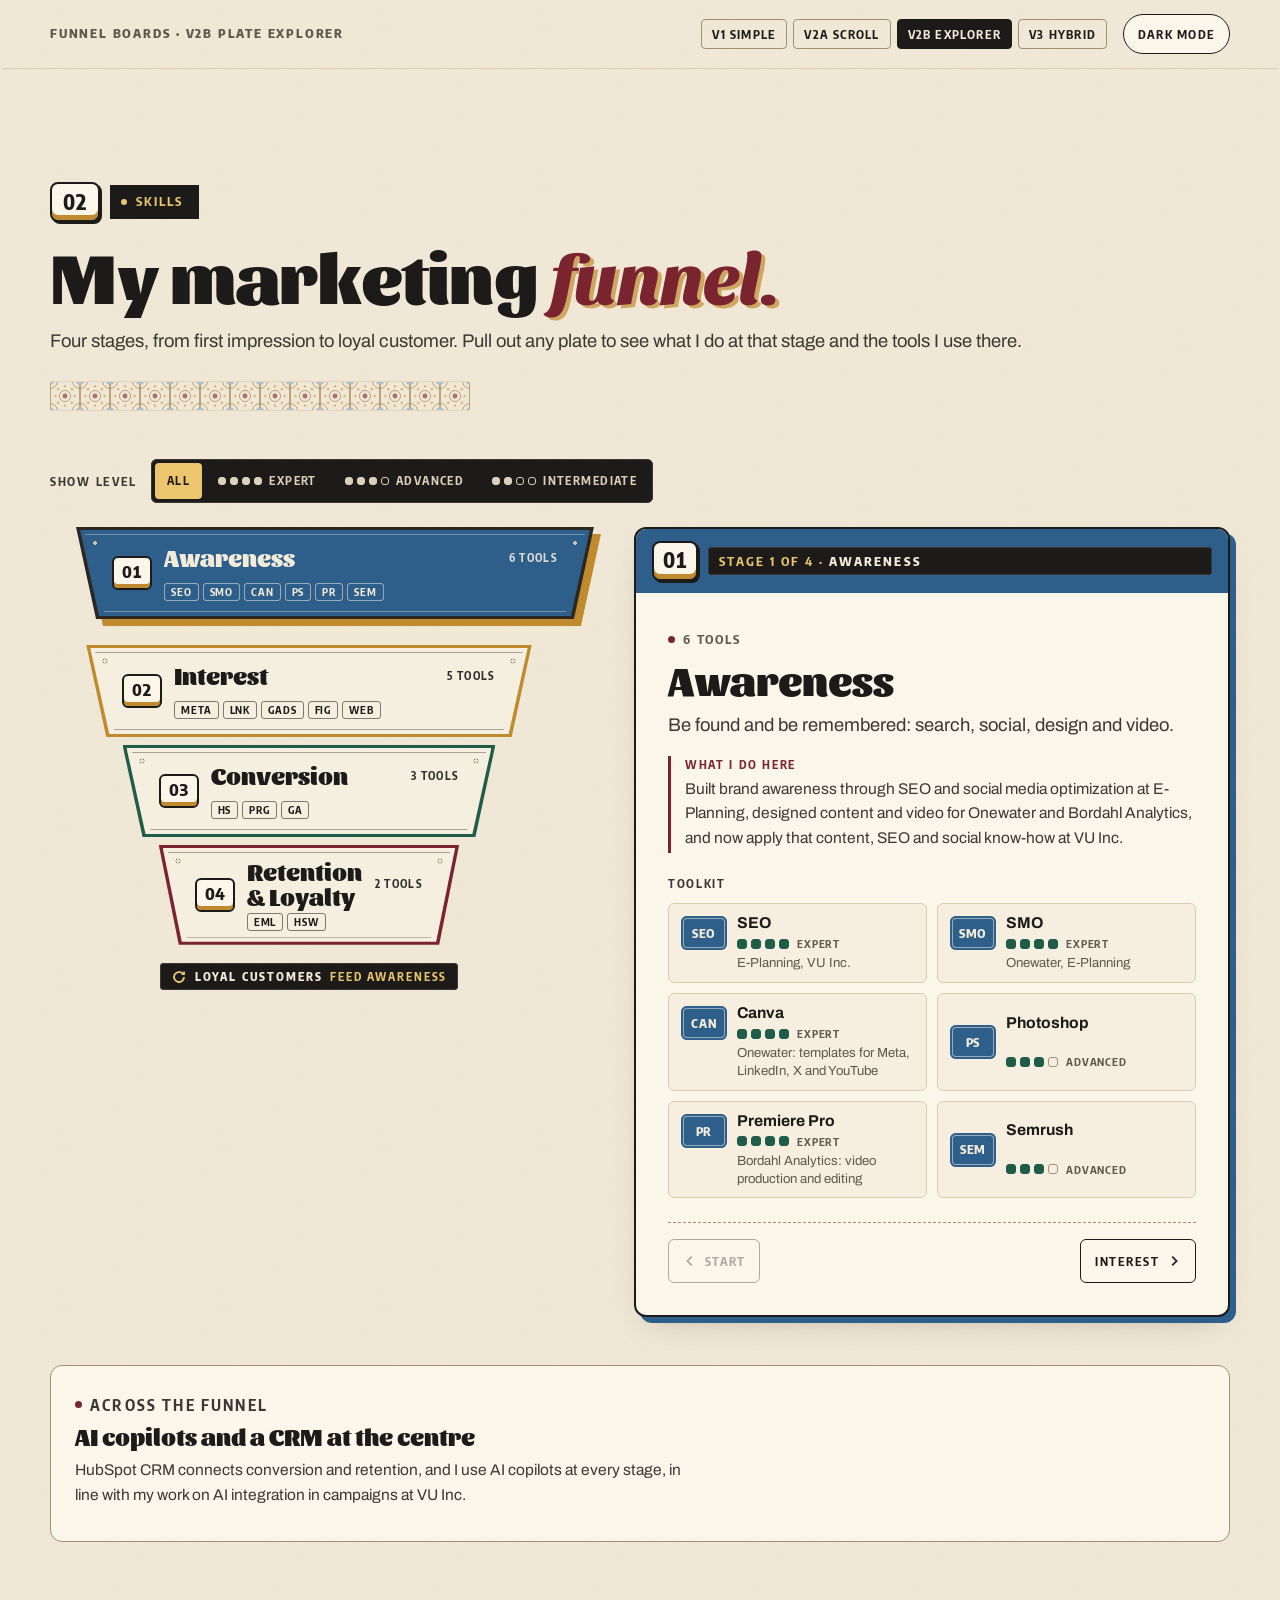
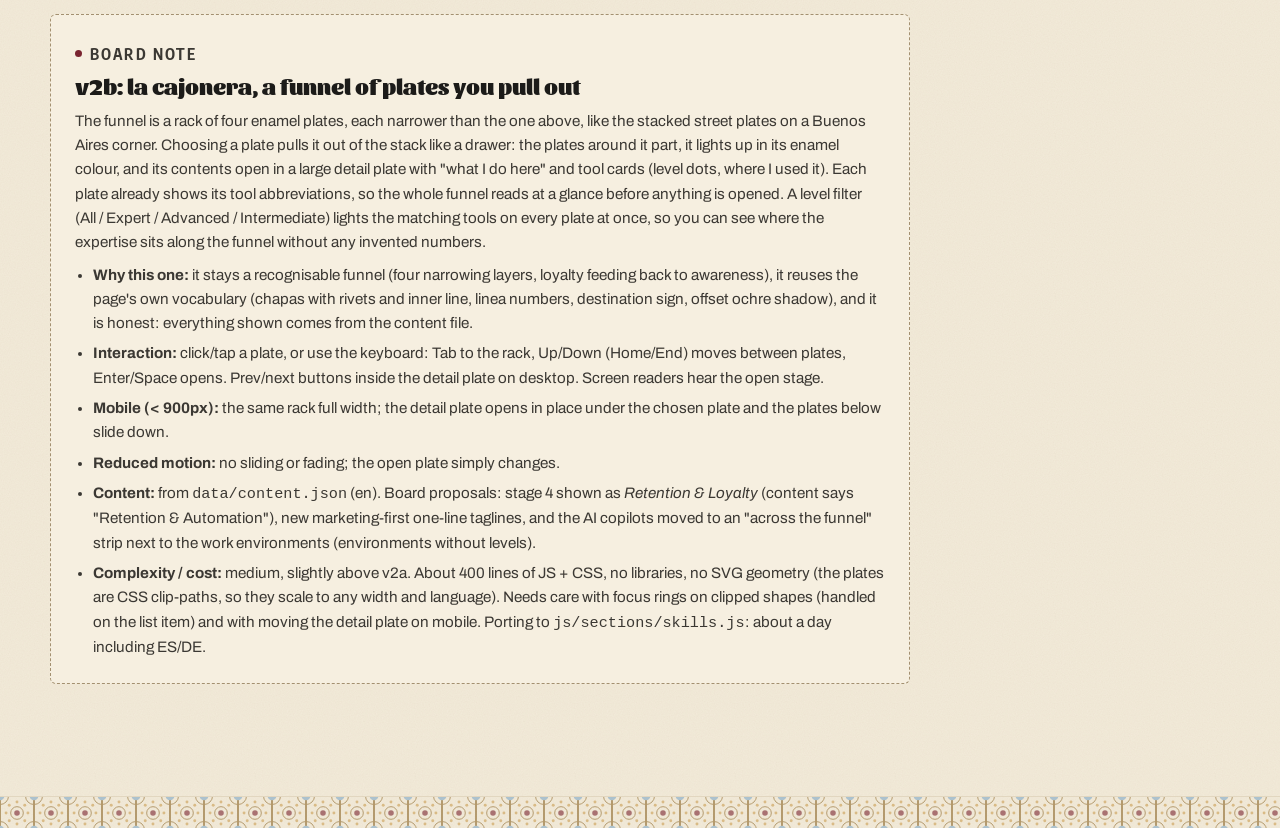
<file: docs/design-explorations/funnel-boards/funnel-v2b-explorer.html>
<!doctype html>
<html lang="en">
<head>
<meta charset="utf-8">
<meta name="viewport" content="width=device-width, initial-scale=1">
<title>Funnel v2b · Plate explorer</title>
<link rel="preconnect" href="https://fonts.googleapis.com">
<link rel="preconnect" href="https://fonts.gstatic.com" crossorigin>
<link rel="stylesheet" href="https://fonts.googleapis.com/css2?family=Archivo:ital,wght@0,400;0,500;0,600;0,700;1,400&family=Encode+Sans+Condensed:wght@500;600;700;800&family=Sansita:ital,wght@0,700;0,800;0,900;1,800&family=Sansita+Swashed:wght@600;800&display=swap">
<link rel="stylesheet" href="../../../css/tokens.css">
<link rel="stylesheet" href="../../../css/base.css">
<style>
/* ==========================================================================
   Funnel v2b - "La cajonera": the funnel as a rack of enamel plates you pull
   out like drawers. Selecting a plate slides it out of the stack (the plates
   around it part), lights it in its enamel colour and opens its contents in a
   detail plate: what I do there + tool cards. A level filter shows where the
   expertise sits along the funnel. Mobile: the same rack, and the detail
   plate opens in place under the chosen layer (the plates below slide down).
   ========================================================================== */
:root {
  --p1: #2d5f8a; --p1-ink: #f3ebda;   /* celeste enamel   5.7:1 */
  --p2: #c08a2e; --p2-ink: #1c1b19;   /* ochre            5.7:1 */
  --p3: #1f5c4a; --p3-ink: #f3ebda;   /* bondi green      7.1:1 */
  --p4: #7a2430; --p4-ink: #f3ebda;   /* oxblood          9.6:1 */
  --slant: 20px;
}

/* ---- Board chrome (same as the other boards) ---- */
.board-bar { display: flex; flex-wrap: wrap; align-items: center; gap: 10px 16px; padding-block: 14px; border-bottom: 1px solid var(--border); }
.board-bar__title { font: 800 0.8rem/1.2 var(--font-sign); letter-spacing: .14em; text-transform: uppercase; color: var(--muted); margin-right: auto; }
.board-bar nav { display: flex; flex-wrap: wrap; gap: 6px; }
.board-bar nav a { font: 700 0.76rem/1 var(--font-sign); letter-spacing: .1em; text-transform: uppercase; padding: 8px 10px; border-radius: var(--radius-sm); border: 1.5px solid var(--border-strong); text-decoration: none; color: var(--ink); }
.board-bar nav a[aria-current="page"] { background: var(--ink); color: var(--bg); border-color: var(--ink); }
.theme-btn { min-height: 40px; padding: 0 14px; border-radius: var(--radius-pill); border: 1.5px solid var(--ink); background: var(--surface); color: var(--ink); font: 700 0.76rem/1 var(--font-sign); letter-spacing: .1em; text-transform: uppercase; }

#skills { --sec-n: "02"; }

/* ---- Level filter (segmented, enamel-black like a destination sign) ---- */
.filter { display: flex; flex-wrap: wrap; align-items: center; gap: 10px 14px; margin-bottom: var(--space-5); }
.filter__label { font: 700 .76rem/1 var(--font-sign); letter-spacing: .14em; text-transform: uppercase; color: var(--ink-2); }
.filter__set { display: inline-flex; flex-wrap: wrap; gap: 4px; padding: 4px; border-radius: var(--radius); background: var(--sign-bg); box-shadow: inset 0 0 0 1px #3b3833; }
.filter__btn {
  display: inline-flex; align-items: center; gap: 7px;
  min-height: 36px; padding: 0 12px; border: 0; border-radius: var(--radius-sm);
  background: transparent; color: #dcd0ba;
  font: 700 .74rem/1 var(--font-sign); letter-spacing: .12em; text-transform: uppercase;
}
.filter__btn:hover { background: rgba(243, 235, 218, .1); }
.filter__btn[aria-pressed="true"] { background: var(--sign-ink); color: var(--sign-bg); }
.filter__btn:focus-visible { outline-color: var(--sign-ink); outline-offset: 1px; }
.filter__btn .level__dots i { width: 8px; height: 8px; border-color: currentColor; }
.filter__btn .level__dots i.on { background: currentColor; border-color: currentColor; }

/* ---- Layout ---- */
.v2b { display: grid; gap: var(--space-6); }
@media (min-width: 900px) {
  .v2b { grid-template-columns: minmax(0, 1fr) minmax(0, 1.08fr); gap: var(--space-6); align-items: start; }
  .v2b-detail-slot { position: sticky; top: 24px; }
  .v2b > div:first-child { padding-right: 34px; }
}

/* ---- The rack ---- */
.rack { margin: 0; padding: 4px 0 0; list-style: none; display: flex; flex-direction: column; align-items: center; }
.rack__item {
  position: relative;
  width: var(--w);
  margin-top: 8px;
  transition: margin var(--dur) var(--ease-out), transform var(--dur) var(--ease-out);
}
.rack__item:first-child { margin-top: 0; }
/* the plates part around the open one */
.rack__item.is-open { margin-block: 18px; }
.rack__item.is-open:first-child { margin-top: 0; }
@media (min-width: 900px) {
  .rack__item.is-open { transform: translateX(26px); }
}
/* ochre offset shadow behind the pulled-out plate */
.rack__item::before {
  content: ""; position: absolute; inset: 0;
  background: var(--shadow-c, var(--ochre));
  clip-path: polygon(0 0, 100% 0, calc(100% - var(--slant)) 100%, var(--slant) 100%);
  transform: translate(0, 0); opacity: 0;
  transition: transform var(--dur) var(--ease-out), opacity var(--dur) ease;
}
.rack__item.is-open::before { opacity: 1; transform: translate(7px, 7px); }
.rack__item:has(.plate:focus-visible) { outline: 2px solid var(--link); outline-offset: 5px; border-radius: var(--radius-sm); }

.plate {
  --c: var(--surface-2); --ink-c: var(--ink); --line: var(--stage-c);
  position: relative; display: grid; width: 100%;
  grid-template-columns: auto 1fr auto; align-items: center; gap: 4px 12px;
  min-height: 92px; padding: 14px calc(var(--slant) + 16px) 14px calc(var(--slant) + 16px);
  border: 0; background: var(--line); color: var(--ink-c); text-align: left;
  clip-path: polygon(0 0, 100% 0, calc(100% - var(--slant)) 100%, var(--slant) 100%);
  transition: background-color var(--dur) ease, color var(--dur) ease;
}
.plate:focus-visible { outline: none; }
/* enamel layers: outer edge (--line) > cream inner line > plate colour */
.plate::before, .plate::after {
  content: ""; position: absolute; z-index: 0; pointer-events: none;
  clip-path: polygon(0 0, 100% 0, calc(100% - var(--slant) + 1px) 100%, calc(var(--slant) - 1px) 100%);
}
.plate::before { inset: 3px 4px; background: var(--c); }
.plate::after {
  inset: 7px 9px;
  background:
    radial-gradient(circle at 10px 8px, #e9dec6 0 1.6px, #5a5148 1.7px 2.4px, transparent 2.6px),
    radial-gradient(circle at calc(100% - 10px) 8px, #e9dec6 0 1.6px, #5a5148 1.7px 2.4px, transparent 2.6px);
  border-top: 1.5px solid color-mix(in srgb, var(--ink-c) 45%, transparent);
  border-bottom: 1.5px solid color-mix(in srgb, var(--ink-c) 45%, transparent);
  opacity: .8;
}
.plate > * { position: relative; z-index: 1; }
.rack__item.is-open .plate { --c: var(--stage-c); --ink-c: var(--stage-ink); --line: var(--iron); }
.plate:hover { --line: var(--ink); }
.rack__item.is-open .plate:hover { --line: var(--iron); }
.plate__num {
  grid-row: span 2; display: grid; place-items: center;
  min-width: 40px; height: 34px; padding: 0 6px; border-radius: 6px;
  background: var(--surface); color: var(--ink); border: 2px solid var(--ink);
  box-shadow: inset 0 -4px 0 var(--ochre);
  font: 800 1.05rem/1 var(--font-sign); font-variant-numeric: tabular-nums;
}
.plate__name { font: 900 clamp(1.1rem, .95rem + .8vw, 1.5rem)/1.05 var(--font-display); }
.plate__count { font: 700 .7rem/1 var(--font-sign); letter-spacing: .12em; text-transform: uppercase; opacity: .9; white-space: nowrap; }
.plate__pills { grid-column: 2 / -1; display: flex; flex-wrap: wrap; gap: 4px; margin: 0; padding: 0; list-style: none; }
.pill {
  padding: 3px 6px 2px; border-radius: 3px;
  border: 1.2px solid color-mix(in srgb, var(--ink-c) 55%, transparent);
  font: 700 .66rem/1 var(--font-sign); letter-spacing: .08em;
  transition: opacity var(--dur) ease, background-color var(--dur) ease;
}
.pill.is-match { background: color-mix(in srgb, var(--ink-c) 16%, transparent); border-color: var(--ink-c); }
.pill.is-dim { opacity: .45; border-style: dashed; }

.rack-foot { display: flex; justify-content: center; margin-top: 18px; }
.rack-foot .destino { font-size: .72rem; }
.rack-foot svg { width: 16px; height: 16px; flex: none; }

/* ---- Detail plate ---- */
.detail {
  position: relative;
  border: 2px solid var(--ink);
  border-radius: var(--radius-lg);
  background: var(--surface);
  box-shadow: 6px 6px 0 var(--stage-c), var(--shadow-md);
  overflow: hidden;
  transition: box-shadow var(--dur) ease;
}
.detail__head {
  display: flex; align-items: center; gap: 10px;
  padding: 12px 16px; background: var(--stage-c); color: var(--stage-ink);
  transition: background-color var(--dur) ease, color var(--dur) ease;
}
.detail__head .destino { flex: 1; min-width: 0; }
.detail__head .destino span { overflow: hidden; text-overflow: ellipsis; white-space: nowrap; }
.detail__body { padding: var(--space-5); }
@media (min-width: 900px) { .detail__body { padding: var(--space-6); } }
.detail__body.is-swapping { animation: swap 380ms var(--ease-out); }
@keyframes swap { from { opacity: 0; transform: translateY(10px); } to { opacity: 1; transform: none; } }
.detail h3 { font: 900 clamp(1.9rem, 1.4rem + 1.6vw, 2.6rem)/1.05 var(--font-display); margin: 6px 0 10px; }
.detail__tag { color: var(--ink-2); font-size: var(--fs-md); margin-bottom: var(--space-4); }
.doing { border-left: 3px solid var(--oxblood); padding: 2px 0 2px 14px; margin-bottom: var(--space-5); }
.doing p:first-child, .label { font: 700 .74rem/1.2 var(--font-sign); letter-spacing: .14em; text-transform: uppercase; color: var(--oxblood); margin-bottom: 4px; }
.doing p + p { color: var(--ink-2); font-size: .97rem; }
.label { color: var(--ink-2); margin-bottom: var(--space-3); }

.tools { margin: 0; padding: 0; list-style: none; display: grid; gap: 10px; }
@media (min-width: 560px) { .tools { grid-template-columns: repeat(2, minmax(0, 1fr)); } }
.tool {
  display: grid; grid-template-columns: auto 1fr; gap: 2px 10px; align-items: center;
  padding: 10px 12px; border-radius: var(--radius);
  background: var(--surface-2); border: 1px solid var(--border);
  transition: opacity var(--dur) ease, border-color var(--dur) ease;
}
/* dimmed by the filter: muted but still AA-readable (no opacity on text) */
.tool.is-dim { background: transparent; border-style: dashed; }
.tool.is-dim .tool__abbr { background: var(--border); color: var(--muted); box-shadow: none; }
.tool.is-dim .tool__name { color: var(--muted); }
.tool.is-dim .level__dots { opacity: .5; }
.tool.is-match { border-color: var(--ink); }
.tool__abbr {
  grid-row: span 2; display: grid; place-items: center;
  min-width: 46px; height: 34px; padding: 0 6px; border-radius: 6px;
  background: var(--stage-c); color: var(--stage-ink);
  font: 800 .78rem/1 var(--font-sign); letter-spacing: .06em;
  box-shadow: inset 0 0 0 2px var(--stage-c), inset 0 0 0 3px color-mix(in srgb, var(--stage-ink) 55%, transparent);
}
.tool__name { font: 700 .98rem/1.2 var(--font-sans); color: var(--ink); }
.tool__name small { font: 700 .66rem/1 var(--font-sign); letter-spacing: .1em; text-transform: uppercase; color: var(--oxblood); margin-left: 6px; white-space: nowrap; }
.tool .level { font-size: .68rem; }
.tool__note { grid-column: 2; font-size: .82rem; line-height: 1.35; color: var(--muted); }

.detail__nav { display: flex; justify-content: space-between; gap: 10px; margin-top: var(--space-5); padding-top: var(--space-4); border-top: 1px dashed var(--border-strong); }
.navbtn {
  display: inline-flex; align-items: center; gap: 8px; min-height: 44px; padding: 0 14px;
  border: 1.5px solid var(--ink); border-radius: var(--radius); background: transparent; color: var(--ink);
  font: 700 .76rem/1 var(--font-sign); letter-spacing: .12em; text-transform: uppercase;
}
.navbtn:hover { background: var(--ink); color: var(--bg); }
.navbtn[disabled] { opacity: .35; pointer-events: none; }
.navbtn svg { width: 14px; height: 14px; }

/* Mobile: the detail plate opens in place under the chosen layer */
@media (max-width: 899px) {
  :root { --slant: 14px; }
  .rack__item { width: calc(var(--w) * .5 + 50%); }
  .rack .detail { width: calc(100vw - 2 * var(--gutter)); max-width: 640px; margin: 4px 0 6px; }
  .rack__panel { display: grid; grid-template-rows: 0fr; transition: grid-template-rows 420ms var(--ease-out); justify-items: center; width: 100%; }
  .rack__panel.is-open { grid-template-rows: 1fr; }
  .rack__panel > div { overflow: hidden; display: flex; justify-content: center; padding: 0 8px 10px 0; }
  .plate { min-height: 84px; padding-inline: calc(var(--slant) + 10px); gap: 4px 8px; }
  .plate__count { display: none; }
  .detail__nav { display: none; }
}

/* Across-the-funnel strip */
.across { margin-top: var(--space-7); display: grid; gap: var(--space-4); padding: var(--space-5); border: 1.5px solid var(--border-strong); border-radius: var(--radius-lg); background: var(--surface); }
@media (min-width: 900px) { .across { grid-template-columns: 1.2fr 1fr; align-items: start; } }
.across h3 { font: 900 1.5rem/1.1 var(--font-display); margin: 6px 0 8px; }
.across p { color: var(--ink-2); font-size: .97rem; }
.ai-list { display: flex; flex-wrap: wrap; gap: 8px 14px; margin: 10px 0 0; padding: 0; list-style: none; }
.ai-list li { display: inline-flex; align-items: center; gap: 8px; transition: opacity var(--dur) ease; }
.ai-list li.is-dim .chip { border-style: dashed; color: var(--muted); border-color: var(--border-strong); }
.ai-list li.is-dim .level__dots { opacity: .5; }
.env { font-size: .9rem; color: var(--muted); }
.env b { font: 700 .74rem/1 var(--font-sign); letter-spacing: .14em; text-transform: uppercase; color: var(--ink-2); margin-right: 6px; }

/* Board note */
.note { margin-top: var(--space-8); padding: var(--space-5); border: 1.5px dashed var(--border-strong); border-radius: var(--radius); background: var(--surface-2); max-width: 860px; }
.note h2 { font: 900 1.4rem/1.1 var(--font-display); margin: 8px 0 10px; }
.note p, .note li { color: var(--ink-2); font-size: .95rem; }
.note ul { padding-left: 1.1em; display: grid; gap: 6px; margin-top: 8px; }

@media (prefers-reduced-motion: reduce) {
  .rack__item, .rack__item::before, .rack__panel, .plate, .detail, .detail__head, .pill, .tool { transition: none !important; }
  .detail__body.is-swapping { animation: none; }
}
</style>
</head>
<body>
<a class="skip-link" href="#skills">Skip to the funnel</a>
<header class="container board-bar">
  <p class="board-bar__title">Funnel boards · v2b Plate explorer</p>
  <nav aria-label="Funnel versions">
    <a href="funnel-v1-simple.html">v1 Simple</a>
    <a href="funnel-v2a-scroll.html">v2a Scroll</a>
    <a href="funnel-v2b-explorer.html" aria-current="page">v2b Explorer</a>
    <a href="funnel-v3-hybrid.html">v3 Hybrid</a>
  </nav>
  <button class="theme-btn" type="button" id="themeBtn" aria-pressed="false">Dark mode</button>
</header>

<main>
  <section class="section" id="skills" aria-labelledby="skills-title">
    <div class="container">
      <header class="section-head">
        <p class="eyebrow">Skills</p>
        <h2 class="display" id="skills-title"><span>My marketing</span> <em>funnel.</em></h2>
        <p>Four stages, from first impression to loyal customer. Pull out any plate to see what I do at that stage and the tools I use there.</p>
      </header>

      <div class="filter" role="group" aria-labelledby="filter-label">
        <span class="filter__label" id="filter-label">Show level</span>
        <div class="filter__set" id="filter"></div>
      </div>

      <div class="v2b">
        <div>
          <ol class="rack" id="rack" role="list" aria-label="Marketing funnel, four stages"></ol>
          <div class="rack-foot" aria-hidden="true">
            <span class="destino"><svg viewBox="0 0 16 16" fill="none" stroke="currentColor" stroke-width="1.8"><path d="M13 8a5 5 0 1 1-1.5-3.6M13 2.5V5h-2.5"/></svg><b>Loyal customers</b> feed awareness</span>
          </div>
        </div>
        <div class="v2b-detail-slot" id="slot"></div>
      </div>
      <p class="visually-hidden" aria-live="polite" id="announce"></p>

      <div class="across" id="across"></div>

      <aside class="note" aria-labelledby="note-title">
        <p class="eyebrow">Board note</p>
        <h2 id="note-title">v2b: la cajonera, a funnel of plates you pull out</h2>
        <p>The funnel is a rack of four enamel plates, each narrower than the one above, like the stacked street plates on a Buenos Aires corner. Choosing a plate pulls it out of the stack like a drawer: the plates around it part, it lights up in its enamel colour, and its contents open in a large detail plate with "what I do here" and tool cards (level dots, where I used it). Each plate already shows its tool abbreviations, so the whole funnel reads at a glance before anything is opened. A level filter (All / Expert / Advanced / Intermediate) lights the matching tools on every plate at once, so you can see where the expertise sits along the funnel without any invented numbers.</p>
        <ul>
          <li><strong>Why this one:</strong> it stays a recognisable funnel (four narrowing layers, loyalty feeding back to awareness), it reuses the page's own vocabulary (chapas with rivets and inner line, linea numbers, destination sign, offset ochre shadow), and it is honest: everything shown comes from the content file.</li>
          <li><strong>Interaction:</strong> click/tap a plate, or use the keyboard: Tab to the rack, Up/Down (Home/End) moves between plates, Enter/Space opens. Prev/next buttons inside the detail plate on desktop. Screen readers hear the open stage.</li>
          <li><strong>Mobile (&lt; 900px):</strong> the same rack full width; the detail plate opens in place under the chosen plate and the plates below slide down.</li>
          <li><strong>Reduced motion:</strong> no sliding or fading; the open plate simply changes.</li>
          <li><strong>Content:</strong> from <code>data/content.json</code> (en). Board proposals: stage 4 shown as <em>Retention &amp; Loyalty</em> (content says "Retention &amp; Automation"), new marketing-first one-line taglines, and the AI copilots moved to an "across the funnel" strip next to the work environments (environments without levels).</li>
          <li><strong>Complexity / cost:</strong> medium, slightly above v2a. About 400 lines of JS + CSS, no libraries, no SVG geometry (the plates are CSS clip-paths, so they scale to any width and language). Needs care with focus rings on clipped shapes (handled on the list item) and with moving the detail plate on mobile. Porting to <code>js/sections/skills.js</code>: about a day including ES/DE.</li>
        </ul>
      </aside>
    </div>
  </section>
  <div class="baldosas" aria-hidden="true"></div>
</main>

<script>
(() => {
  const root = document.documentElement;
  const themeBtn = document.getElementById('themeBtn');
  const mq = matchMedia('(prefers-color-scheme: dark)');
  const isDark = () => root.dataset.theme ? root.dataset.theme === 'dark' : mq.matches;
  const syncTheme = () => { themeBtn.setAttribute('aria-pressed', String(isDark())); themeBtn.textContent = isDark() ? 'Light mode' : 'Dark mode'; };
  themeBtn.addEventListener('click', () => { root.dataset.theme = isDark() ? 'light' : 'dark'; syncTheme(); });
  syncTheme();

  const reduced = matchMedia('(prefers-reduced-motion: reduce)').matches;
  const desktopMQ = matchMedia('(min-width: 900px)');
  const LEVEL_RANK = { basic: 1, intermediate: 2, advanced: 3, expert: 4 };
  const LEVEL_WORD = { basic: 'Basic', intermediate: 'Intermediate', advanced: 'Advanced', expert: 'Expert' };
  const esc = (s) => String(s ?? '').replace(/[&<>"']/g, (c) => ({ '&': '&amp;', '<': '&lt;', '>': '&gt;', '"': '&quot;', "'": '&#39;' }[c]));
  const pad = (n) => String(n).padStart(2, '0');
  const dots = (r) => `<span class="level__dots" aria-hidden="true">${[1, 2, 3, 4].map((i) => `<i class="${i <= r ? 'on' : ''}"></i>`).join('')}</span>`;
  const levelHTML = (level) => level ? `<span class="level">${dots(LEVEL_RANK[level] || 0)}${esc(LEVEL_WORD[level] || level)}</span>` : '';

  const NAME_OVERRIDE = { retention: 'Retention & Loyalty' };
  const TAGLINE = {
    awareness: 'Be found and be remembered: search, social, design and video.',
    interest: 'Turn attention into consideration with paid campaigns and interactive design.',
    conversion: 'Turn interest into customers, with a CRM shared with Sales and the analytics to see what works.',
    retention: 'Keep customers close and coming back: email, nurturing and AI-assisted campaigns.'
  };
  const WIDTHS = [100, 86, 72, 58];
  const ARROW_L = '<svg viewBox="0 0 16 16" fill="none" stroke="currentColor" stroke-width="2" aria-hidden="true"><path d="M10 3 5 8l5 5"/></svg>';
  const ARROW_R = '<svg viewBox="0 0 16 16" fill="none" stroke="currentColor" stroke-width="2" aria-hidden="true"><path d="m6 3 5 5-5 5"/></svg>';

  fetch('../../../data/content.json')
    .then((r) => r.json())
    .then((json) => {
      const f = json.en.funnel;
      const ai = [];
      const stages = f.stages.map((s) => {
        const tools = [];
        (s.tools || []).forEach((t) => (t.group === 'ai' ? ai : tools).push(t));
        return { ...s, name: NAME_OVERRIDE[s.id] || s.name, tagline: TAGLINE[s.id] || s.description, tools };
      });
      const env = (f.stack && f.stack.groups || []).find((g) => g.id === 'env');
      build(stages, ai, env);
    })
    .catch(() => {
      document.getElementById('rack').innerHTML = '<li class="load-error">content.json could not be loaded. Open this board through the local server.</li>';
    });

  function build(stages, ai, env) {
    const n = stages.length;
    const state = { open: 0, level: 'all' };
    const rack = document.getElementById('rack');
    const slot = document.getElementById('slot');
    const announce = document.getElementById('announce');

    /* Level filter */
    const LEVELS = [['all', 'All', 0], ['expert', 'Expert', 4], ['advanced', 'Advanced', 3], ['intermediate', 'Intermediate', 2]];
    document.getElementById('filter').innerHTML = LEVELS.map(([k, w, r]) =>
      `<button type="button" class="filter__btn" data-level="${k}" aria-pressed="${k === 'all'}">${r ? dots(r) : ''}${w}</button>`).join('');

    /* Rack of plates */
    rack.innerHTML = stages.map((s, i) => `
      <li class="rack__item" data-i="${i}" style="--w:${WIDTHS[i]}%; --stage-c: var(--p${i + 1}); --stage-ink: var(--p${i + 1}-ink); ${i === 1 ? '--shadow-c: var(--oxblood);' : ''}">
        <button type="button" class="plate" id="plate-${s.id}" aria-expanded="false" aria-controls="detail" tabindex="${i === 0 ? 0 : -1}">
          <span class="plate__num" aria-hidden="true">${pad(i + 1)}</span>
          <span class="plate__name">${esc(s.name)}<span class="visually-hidden">, stage ${i + 1} of ${n}, ${s.tools.length} tools</span></span>
          <span class="plate__count" aria-hidden="true">${s.tools.length} tools</span>
          <span class="plate__pills" aria-hidden="true">${s.tools.map((t) => `<span class="pill" data-level="${esc(t.level || '')}">${esc(t.abbr || t.name.slice(0, 3))}</span>`).join('')}</span>
        </button>
      </li>`).join('');

    /* One detail plate, moved under the open plate on mobile */
    const detail = document.createElement('article');
    detail.className = 'detail';
    detail.id = 'detail';
    detail.setAttribute('role', 'region');
    slot.appendChild(detail);
    const panelLi = document.createElement('li');
    panelLi.className = 'rack__panel';
    panelLi.setAttribute('role', 'presentation');
    const panelInner = document.createElement('div');
    panelLi.appendChild(panelInner);

    const items = [...rack.querySelectorAll('.rack__item')];
    const plates = items.map((li) => li.querySelector('.plate'));

    const toolHTML = (t) => `<li class="tool" data-level="${esc(t.level || '')}">
      <span class="tool__abbr" aria-hidden="true">${esc(t.abbr || t.name.slice(0, 3))}</span>
      <span class="tool__name">${esc(t.name)}${t.featured ? '<small>Core platform</small>' : ''}</span>
      ${levelHTML(t.level)}
      ${t.note ? `<span class="tool__note">${esc(t.note)}</span>` : ''}
    </li>`;

    const renderDetail = (i) => {
      const s = stages[i];
      detail.style.setProperty('--stage-c', `var(--p${i + 1})`);
      detail.style.setProperty('--stage-ink', `var(--p${i + 1}-ink)`);
      detail.setAttribute('aria-labelledby', `detail-title-${s.id}`);
      const prev = stages[i - 1], next = stages[i + 1];
      detail.innerHTML = `
        <div class="detail__head">
          <span class="linea" aria-hidden="true">${pad(i + 1)}</span>
          <span class="destino"><span>Stage ${i + 1} of ${n} · <b>${esc(s.name)}</b></span></span>
        </div>
        <div class="detail__body${reduced ? '' : ' is-swapping'}">
          <p class="eyebrow">${s.tools.length} tools</p>
          <h3 id="detail-title-${s.id}">${esc(s.name)}</h3>
          <p class="detail__tag">${esc(s.tagline)}</p>
          ${s.doing ? `<div class="doing"><p>What I do here</p><p>${esc(s.doing)}</p></div>` : ''}
          <p class="label" id="tk-${s.id}">Toolkit</p>
          <ul class="tools" role="list" aria-labelledby="tk-${s.id}">${s.tools.map(toolHTML).join('')}</ul>
          <div class="detail__nav">
            <button type="button" class="navbtn" data-go="${i - 1}" ${prev ? '' : 'disabled'} aria-label="${prev ? `Previous stage: ${esc(prev.name)}` : 'No previous stage'}">${ARROW_L}${prev ? esc(prev.name) : 'Start'}</button>
            <button type="button" class="navbtn" data-go="${i + 1}" ${next ? '' : 'disabled'} aria-label="${next ? `Next stage: ${esc(next.name)}` : 'No next stage'}">${next ? esc(next.name) : 'End'}${ARROW_R}</button>
          </div>
        </div>`;
      applyFilter();
    };

    const placeDetail = () => {
      if (desktopMQ.matches) {
        if (detail.parentElement !== slot) slot.appendChild(detail);
        panelLi.remove();
      } else {
        panelInner.appendChild(detail);
        items[state.open].after(panelLi);
        panelLi.classList.remove('is-open');
        void panelLi.offsetHeight; // restart the slide-open
        panelLi.classList.add('is-open');
      }
    };

    const open = (i, { focus = false, speak = true } = {}) => {
      i = Math.max(0, Math.min(n - 1, i));
      state.open = i;
      items.forEach((li, k) => li.classList.toggle('is-open', k === i));
      plates.forEach((p, k) => { p.setAttribute('aria-expanded', String(k === i)); p.tabIndex = k === i ? 0 : -1; });
      renderDetail(i);
      placeDetail();
      if (focus) plates[i].focus();
      if (speak) announce.textContent = `Stage ${i + 1} of ${n}: ${stages[i].name} open`;
    };

    rack.addEventListener('click', (e) => {
      const p = e.target.closest('.plate');
      if (p) open(plates.indexOf(p));
    });
    rack.addEventListener('keydown', (e) => {
      const p = e.target.closest('.plate');
      if (!p) return;
      const i = plates.indexOf(p);
      const to = { ArrowDown: i + 1, ArrowRight: i + 1, ArrowUp: i - 1, ArrowLeft: i - 1, Home: 0, End: n - 1 }[e.key];
      if (to === undefined) return;
      e.preventDefault();
      const k = (to + n) % n;
      plates.forEach((pl, j) => { pl.tabIndex = j === k ? 0 : -1; });
      plates[k].focus();
    });
    detail.addEventListener('click', (e) => {
      const b = e.target.closest('[data-go]');
      if (b) open(Number(b.dataset.go), { focus: true });
    });

    /* Filter */
    const applyFilter = () => {
      const lv = state.level;
      document.querySelectorAll('.pill, .tool, .ai-list li').forEach((el) => {
        const match = lv !== 'all' && el.dataset.level === lv;
        el.classList.toggle('is-match', match);
        el.classList.toggle('is-dim', lv !== 'all' && !match);
      });
    };
    document.getElementById('filter').addEventListener('click', (e) => {
      const b = e.target.closest('.filter__btn');
      if (!b) return;
      state.level = b.dataset.level;
      document.querySelectorAll('.filter__btn').forEach((x) => x.setAttribute('aria-pressed', String(x === b)));
      applyFilter();
      if (state.level === 'all') { announce.textContent = 'Showing all levels'; return; }
      const word = LEVEL_WORD[state.level];
      const per = stages.map((s) => s.tools.filter((t) => t.level === state.level).map((t) => t.name)).map((names, k) => names.length ? `${stages[k].name}: ${names.join(', ')}` : '').filter(Boolean);
      announce.textContent = `${word} tools. ${per.join('. ')}`;
    });

    /* Across the funnel */
    const envLine = env ? env.tools.map((t) => esc(t.name)).join(' · ') : '';
    document.getElementById('across').innerHTML = `
      <div>
        <p class="eyebrow">Across the funnel</p>
        <h3>AI copilots and a CRM at the centre</h3>
        <p>HubSpot CRM connects conversion and retention, and I use AI copilots at every stage, in line with my work on AI integration in campaigns at VU Inc.</p>
        <ul class="ai-list" role="list" aria-label="AI copilots">${ai.map((t) => `<li data-level="${esc(t.level)}"><span class="chip">${esc(t.name)}</span>${levelHTML(t.level)}</li>`).join('')}</ul>
      </div>
      ${envLine ? `<p class="env"><b>Work environments</b>${envLine}</p>` : ''}`;

    desktopMQ.addEventListener('change', placeDetail);
    open(0, { speak: false });
  }
})();
</script>
</body>
</html>
</file>
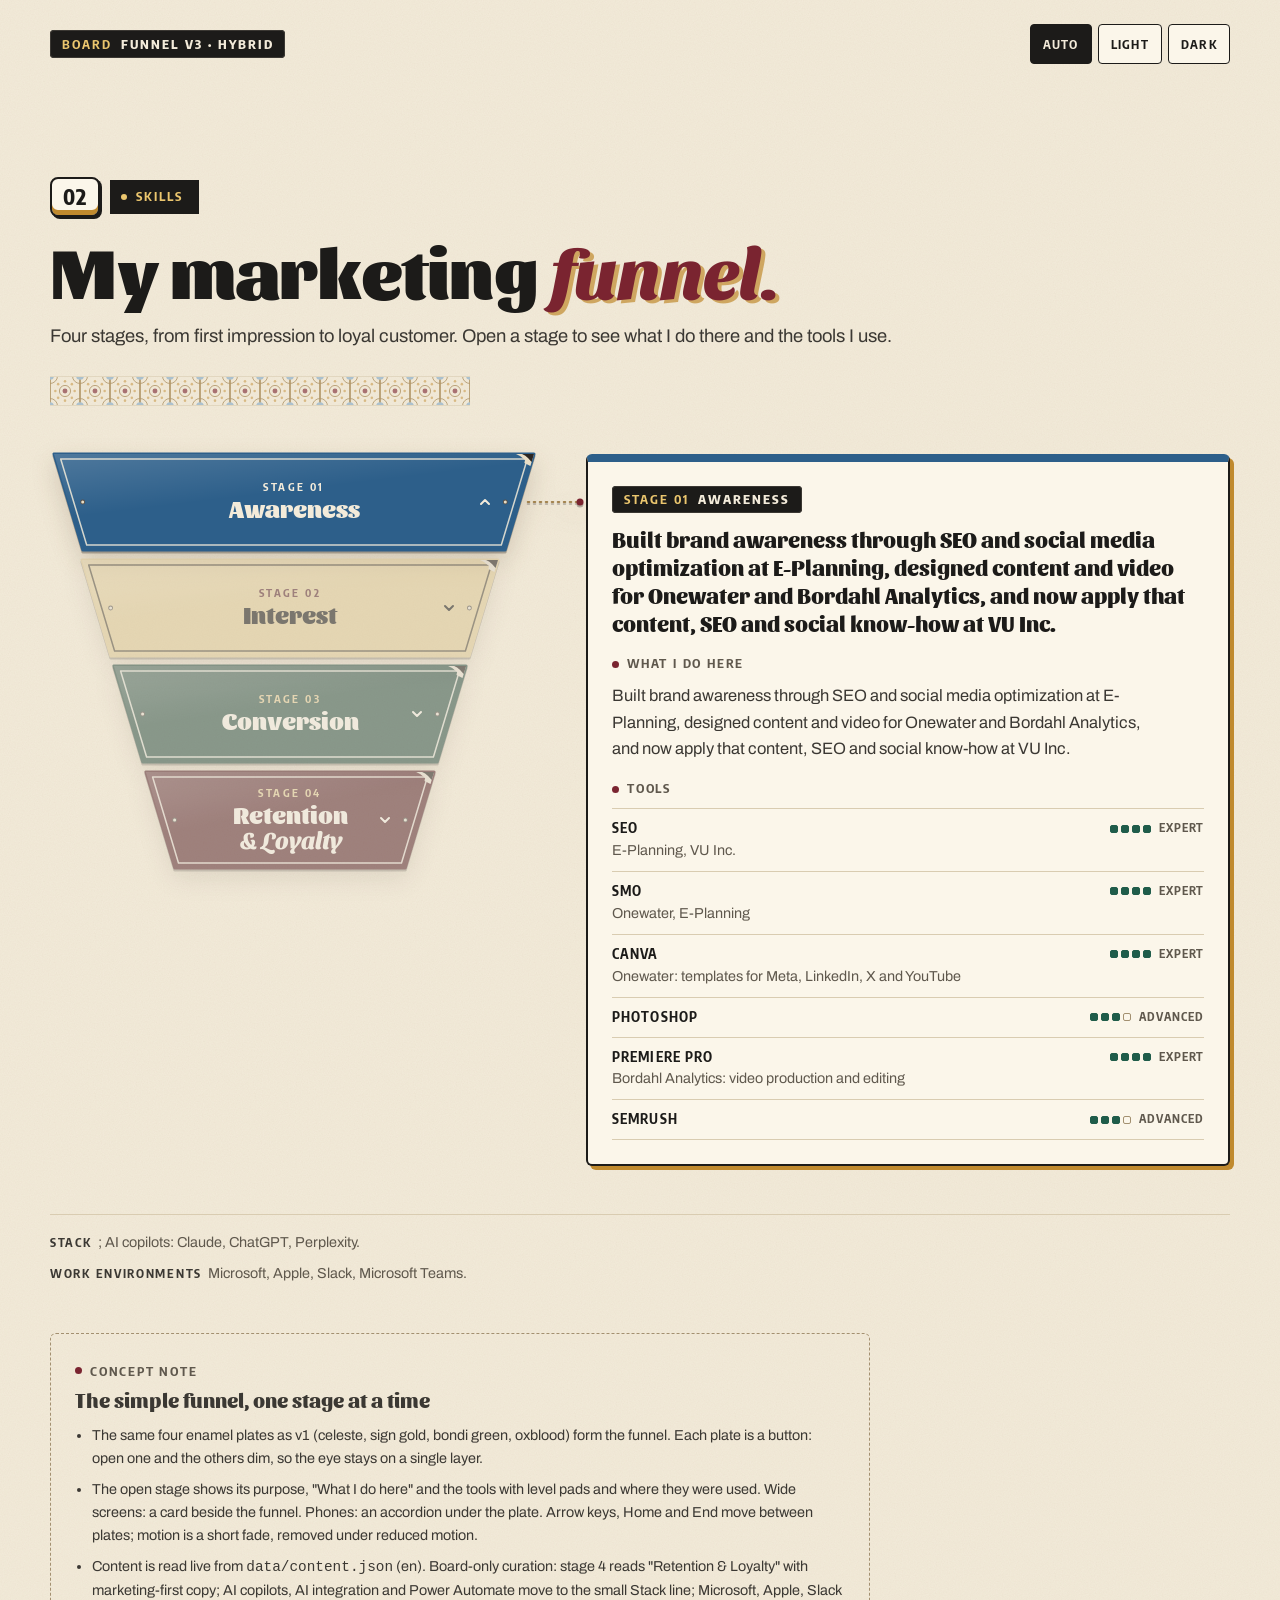
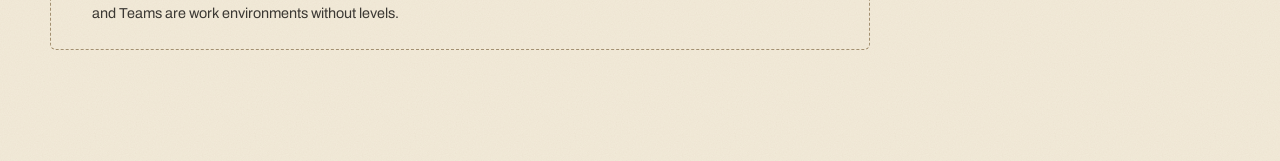
<file: docs/design-explorations/funnel-boards/funnel-v3-hybrid.html>
<!doctype html>
<html lang="en">
<head>
  <meta charset="utf-8">
  <meta name="viewport" content="width=device-width, initial-scale=1">
  <title>Funnel v3 Hybrid</title>
  <meta name="description" content="Design board: the simple enamel-plate marketing funnel, with one stage open at a time to show what Juan does there and the tools he uses.">
  <link rel="preconnect" href="https://fonts.googleapis.com">
  <link rel="preconnect" href="https://fonts.gstatic.com" crossorigin>
  <link rel="stylesheet" href="https://fonts.googleapis.com/css2?family=Archivo:ital,wght@0,400;0,500;0,600;0,700;1,400&family=Encode+Sans+Condensed:wght@500;600;700;800&family=Sansita:ital,wght@0,700;0,800;0,900;1,800&family=Sansita+Swashed:wght@600;800&display=swap">
  <link rel="stylesheet" href="../../../css/tokens.css">
  <link rel="stylesheet" href="../../../css/base.css">
  <style>
    /* ---------- Board chrome ---------- */
    .board-bar {
      display: flex; flex-wrap: wrap; align-items: center; justify-content: space-between;
      gap: var(--space-3); padding-top: var(--space-5);
    }
    .theme-switch { display: inline-flex; gap: 6px; flex-wrap: wrap; }
    .theme-switch button {
      min-height: 40px; padding: 0 12px;
      border: 1.5px solid var(--ink); border-radius: var(--radius-sm);
      background: var(--surface); color: var(--ink);
      font: 700 0.78rem/1 var(--font-sign); letter-spacing: 0.1em; text-transform: uppercase;
    }
    .theme-switch button[aria-pressed="true"] { background: var(--ink); color: var(--bg); }

    .board-note {
      max-width: 820px; margin-top: var(--space-7); padding: var(--space-5);
      border: 1.5px dashed var(--border-strong); border-radius: var(--radius);
      color: var(--ink-2); font-size: var(--fs-sm);
    }
    .board-note h2 { font-size: 1.3rem; margin: var(--space-2) 0 var(--space-3); }
    .board-note ul { padding-left: 1.2em; display: grid; gap: var(--space-2); }

    .fn-dots { display: inline-flex; gap: 3px; }
    .fn-dots i { width: 8px; height: 8px; border-radius: 2px; border: 1.3px solid var(--border-strong); }
    .fn-dots i.on { background: var(--green); border-color: var(--green); }

    /* ---------- Funnel + panel ---------- */
    .fx {
      --gap: 10px;
      display: grid;
      grid-template-columns: 1fr;
      row-gap: var(--gap);
    }
    .fx-head { margin: 0; font: inherit; }
    .fx-plate {
      position: relative;
      display: block;
      width: 100%;
      height: 76px;
      padding: 0;
      border: 0;
      background: none;
      color: var(--p-ink);
      text-align: center;
      transition: opacity var(--dur) ease, filter var(--dur) ease, transform var(--dur) var(--ease-out);
    }
    .fx-plate:focus-visible { outline-offset: 4px; }
    .fx-plate .fx-plate__bg {
      position: absolute; inset: 0; width: 100%; height: 100%;
      overflow: visible; pointer-events: none;
      filter: drop-shadow(0 2px 0 rgba(43, 38, 34, 0.32)) drop-shadow(0 10px 12px rgba(60, 40, 10, 0.16));
    }
    .fx-plate__text {
      position: absolute; inset: 0;
      display: grid; place-content: center; justify-items: center; gap: 3px;
    }
    .fx-plate__num {
      font: 700 0.68rem/1 var(--font-sign); letter-spacing: 0.22em; text-transform: uppercase;
      color: var(--p-num);
    }
    .fx-plate__name {
      font: 900 clamp(1.12rem, 0.9rem + 0.8vw, 1.5rem)/1.05 var(--font-display);
      text-wrap: balance;
    }
    .fx-plate__name em { font-family: var(--font-accent); font-style: normal; font-weight: 800; }
    .fx-plate__chev {
      position: absolute; right: var(--chev-x, 40px); top: 50%;
      width: 14px; height: 14px; margin-top: -7px;
      transition: transform var(--dur) var(--ease-out);
    }
    .fx-plate[aria-expanded="true"] .fx-plate__chev { transform: rotate(180deg); }

    /* Highlight the open layer, dim the others */
    .fx.has-active .fx-plate[aria-expanded="false"] { opacity: 0.55; filter: saturate(0.55); }
    .fx.has-active .fx-plate[aria-expanded="false"]:hover,
    .fx.has-active .fx-plate[aria-expanded="false"]:focus-visible { opacity: 0.85; filter: none; }
    .fx-plate:hover { transform: translateY(-2px); }
    .fx-plate[aria-expanded="true"] { transform: translateX(4px); }

    /* Panel card */
    .fx-panel { margin-bottom: var(--space-3); }
    .fx-panel[hidden] { display: none; }
    .fx-card {
      position: relative;
      display: grid; gap: var(--space-3);
      padding: var(--space-5);
      border: 2px solid var(--ink);
      border-top: 8px solid var(--p-bg);
      border-radius: var(--radius);
      background: var(--surface);
      box-shadow: 4px 4px 0 var(--ochre);
      animation: fx-in var(--dur) var(--ease-out);
    }
    @keyframes fx-in { from { opacity: 0; transform: translateY(6px); } to { opacity: 1; transform: none; } }
    .fx-card .destino { justify-self: start; }
    .fx-purpose {
      font: 800 clamp(1.15rem, 1rem + 0.6vw, 1.4rem)/1.25 var(--font-display);
      color: var(--ink);
      text-wrap: pretty;
    }
    .fx-card h4 {
      margin-top: var(--space-2);
      font-family: var(--font-sign); font-size: 0.8rem; font-weight: 700;
      letter-spacing: 0.14em; text-transform: uppercase; color: var(--muted);
      display: inline-flex; align-items: center; gap: var(--space-2);
    }
    .fx-card h4::before { content: ""; width: 7px; height: 7px; border-radius: 50%; background: var(--oxblood); }
    .fx-doing { color: var(--ink-2); max-width: 60ch; }
    .fx-tools { list-style: none; margin: 0; padding: 0; display: grid; }
    .fx-tool {
      display: grid;
      grid-template-columns: minmax(0, 1fr) auto;
      gap: 2px var(--space-3);
      padding: 10px 0;
      border-top: 1px solid var(--border);
    }
    .fx-tool:last-child { border-bottom: 1px solid var(--border); }
    .fx-tool__name { font: 700 0.86rem/1.3 var(--font-sign); letter-spacing: 0.08em; text-transform: uppercase; color: var(--ink); }
    .fx-tool .level { justify-self: end; }
    .fx-tool__note { grid-column: 1 / -1; font-size: var(--fs-sm); color: var(--muted); line-height: 1.45; }

    .fx-hint { display: none; }

    .fn-footer {
      display: grid; gap: var(--space-2);
      margin-top: var(--space-7); padding-top: var(--space-4);
      border-top: 1px solid var(--border);
      font-size: var(--fs-sm); color: var(--muted);
    }
    .fn-footer b {
      font: 700 0.76rem/1 var(--font-sign); letter-spacing: 0.14em; text-transform: uppercase;
      color: var(--ink-2); margin-right: 0.5em;
    }

    /* Wide: funnel left, one panel right */
    @media (min-width: 900px) {
      .fx {
        grid-template-columns: minmax(0, 480px) minmax(0, 1fr);
        grid-template-rows: repeat(4, auto) 1fr;
        column-gap: 56px;
      }
      .fx-head { grid-column: 1; grid-row: var(--row); }
      .fx-plate { height: 96px; }
      .fx-panel, .fx-hint { grid-column: 2; grid-row: 1 / span 5; align-self: start; margin: 0; }
      .fx:not(.has-active) .fx-hint {
        display: grid; place-items: center; min-height: 200px; padding: var(--space-5);
        border: 1.5px dashed var(--border-strong); border-radius: var(--radius);
        color: var(--muted); text-align: center;
      }
    }
    @media (max-width: 899px) {
      .fx-plate[aria-expanded="true"] { transform: none; }
      .fx-card .destino { display: none; }   /* the plate right above already names the stage */
    }
    @media (max-width: 480px) {
      .fx-card { padding: var(--space-4); }
    }
    @media (prefers-reduced-motion: reduce) {
      .fx-card { animation: none; }
      .fx-plate:hover, .fx-plate[aria-expanded="true"] { transform: none; }
    }
  </style>
</head>
<body>
  <div class="container board-bar">
    <span class="destino">Board <b>Funnel v3 &middot; Hybrid</b></span>
    <div class="theme-switch" role="group" aria-label="Preview theme">
      <button type="button" data-set-theme="auto" aria-pressed="true">Auto</button>
      <button type="button" data-set-theme="light" aria-pressed="false">Light</button>
      <button type="button" data-set-theme="dark" aria-pressed="false">Dark</button>
    </div>
  </div>

  <main>
    <section id="skills" class="section" aria-labelledby="fx-title">
      <div class="container">
        <header class="section-head">
          <p class="eyebrow">Skills</p>
          <h2 class="display" id="fx-title"><span>My marketing</span> <em>funnel.</em></h2>
          <p>Four stages, from first impression to loyal customer. Open a stage to see what I do there and the tools I use.</p>
        </header>

        <div class="fx" id="fx">
          <p class="load-error">Loading the funnel&hellip;</p>
        </div>
        <div class="fn-footer" id="fn-footer"></div>

        <aside class="board-note" aria-labelledby="note-title">
          <p class="eyebrow">Concept note</p>
          <h2 id="note-title">The simple funnel, one stage at a time</h2>
          <ul>
            <li>The same four enamel plates as v1 (celeste, sign gold, bondi green, oxblood) form the funnel. Each plate is a button: open one and the others dim, so the eye stays on a single layer.</li>
            <li>The open stage shows its purpose, "What I do here" and the tools with level pads and where they were used. Wide screens: a card beside the funnel. Phones: an accordion under the plate. Arrow keys, Home and End move between plates; motion is a short fade, removed under reduced motion.</li>
            <li>Content is read live from <code>data/content.json</code> (en). Board-only curation: stage 4 reads "Retention &amp; Loyalty" with marketing-first copy; AI copilots, AI integration and Power Automate move to the small Stack line; Microsoft, Apple, Slack and Teams are work environments without levels.</li>
          </ul>
        </aside>
      </div>
    </section>
  </main>

  <script>
    /* ---------- Theme preview ---------- */
    (function () {
      var btns = document.querySelectorAll('[data-set-theme]');
      btns.forEach(function (b) {
        b.addEventListener('click', function () {
          var v = b.getAttribute('data-set-theme');
          if (v === 'auto') document.documentElement.removeAttribute('data-theme');
          else document.documentElement.setAttribute('data-theme', v);
          btns.forEach(function (o) { o.setAttribute('aria-pressed', String(o === b)); });
        });
      });
    })();

    var LEVEL_RANK = { basic: 1, intermediate: 2, advanced: 3, expert: 4 };
    var LEVEL_WORD = { expert: 'Expert', advanced: 'Advanced', intermediate: 'Intermediate', basic: 'Basic' };
    var PLATES = [
      { bg: '#2d5f8a', ink: '#f3ebda', num: '#f3ebda', line: 'rgba(243,235,218,.85)' },
      { bg: '#ebc66e', ink: '#1c1b19', num: '#7a2430', line: 'rgba(28,27,25,.7)' },
      { bg: '#1f5c4a', ink: '#f3ebda', num: '#ebc66e', line: 'rgba(243,235,218,.85)' },
      { bg: '#7a2430', ink: '#f3ebda', num: '#ebc66e', line: 'rgba(243,235,218,.85)' }
    ];
    var MOVE_TO_STACK = ['Power Automate', 'AI integration'];
    var OVERRIDE = {
      retention: {
        nameHTML: 'Retention <em>&amp; Loyalty</em>',
        name: 'Retention & Loyalty',
        description: 'Email marketing and CRM nurturing that keep customers engaged and coming back.',
        doing: 'Ran B2B email marketing at US Ophthalmic and email campaigns at Onewater, and designed tailored HubSpot workflows at E-Planning to keep every contact nurtured.'
      }
    };
    var WIDE = window.matchMedia('(min-width: 900px)');

    function esc(s) {
      return String(s == null ? '' : s).replace(/[&<>"']/g, function (c) {
        return { '&': '&amp;', '<': '&lt;', '>': '&gt;', '"': '&quot;', "'": '&#39;' }[c];
      });
    }
    function dots(level) {
      var r = LEVEL_RANK[level] || 0, out = '';
      for (var i = 1; i <= 4; i++) out += '<i class="' + (i <= r ? 'on' : '') + '"></i>';
      return '<span class="fn-dots" aria-hidden="true">' + out + '</span>';
    }
    function inFunnel(t) { return t.group !== 'ai' && MOVE_TO_STACK.indexOf(t.name) === -1; }

    /* Compatibility shim (added when the board moved to docs/): these boards were written against an earlier data shape (funnel.stack.groups, stage.description). Map the current shape (funnel.across, stage.doing) onto it. */
    function adapt(data) {
      var f = data.en.funnel;
      if (!f.stack) {
        var a = f.across || {};
        var envItems = [];
        (a.env || []).forEach(function (g) { (g.items || []).forEach(function (n) { envItems.push({ name: n }); }); });
        f.stack = { groups: [ { id: 'crm', tools: [] }, { id: 'ai', tools: a.ai || [] }, { id: 'env', tools: envItems } ] };
      }
      f.stages.forEach(function (s) { if (!s.description) s.description = s.doing || s.tagline || ''; });
      return data;
    }

    function render(data) {
      var en = data.en, stages = en.funnel.stages, groups = en.funnel.stack.groups;
      var fx = document.getElementById('fx');
      var chev = '<svg class="fx-plate__chev" viewBox="0 0 14 14" aria-hidden="true"><path d="M3 5l4 4 4-4" fill="none" stroke="currentColor" stroke-width="2" stroke-linecap="round" stroke-linejoin="round"/></svg>';

      fx.innerHTML = stages.map(function (s, i) {
        var o = OVERRIDE[s.id] || {}, p = PLATES[i];
        var tools = s.tools.filter(inFunnel);
        var rows = tools.map(function (t) {
          return '<li class="fx-tool"><span class="fx-tool__name">' + esc(t.name) + '</span>' +
            (t.level ? '<span class="level">' + dots(t.level) + esc(LEVEL_WORD[t.level] || t.level) + '</span>' : '<span></span>') +
            (t.note ? '<span class="fx-tool__note">' + esc(t.note) + '</span>' : '') + '</li>';
        }).join('');
        return '<h3 class="fx-head" style="--row:' + (i + 1) + '">' +
            '<button type="button" class="fx-plate" id="fx-btn-' + i + '" data-i="' + i + '" aria-expanded="false" aria-controls="fx-panel-' + i + '"' +
            ' style="--p-ink:' + p.ink + ';--p-num:' + p.num + '">' +
              '<svg class="fx-plate__bg" aria-hidden="true" focusable="false"></svg>' +
              '<span class="fx-plate__text"><span class="fx-plate__num">Stage 0' + (i + 1) + '</span>' +
              '<span class="fx-plate__name">' + (o.nameHTML || esc(s.name)) + '</span></span>' + chev +
            '</button></h3>' +
          '<div class="fx-panel" id="fx-panel-' + i + '" role="region" aria-labelledby="fx-btn-' + i + '" hidden>' +
            '<div class="fx-card" style="--p-bg:' + p.bg + '">' +
              '<span class="destino" aria-hidden="true">Stage 0' + (i + 1) + ' <b>' + esc(o.name || s.name) + '</b></span>' +
              '<p class="fx-purpose">' + esc(o.description || s.description) + '</p>' +
              '<h4>What I do here</h4><p class="fx-doing">' + esc(o.doing || s.doing) + '</p>' +
              '<h4>Tools</h4><ul class="fx-tools">' + rows + '</ul>' +
            '</div></div>';
      }).join('') + '<p class="fx-hint">Pick a stage of the funnel to see what I do there.</p>';

      /* Footer: light stack line + environments (no levels) */
      var crm = groups.filter(function (g) { return g.id === 'crm'; })[0];
      var ai = groups.filter(function (g) { return g.id === 'ai'; })[0];
      var env = groups.filter(function (g) { return g.id === 'env'; })[0];
      var stackLine = crm ? crm.tools.map(function (t) { return t.name; }) : [];
      stages.forEach(function (s) { s.tools.forEach(function (t) { if (!inFunnel(t) && t.group !== 'ai' && stackLine.indexOf(t.name) === -1) stackLine.push(t.name); }); });
      var aiLine = ai ? ai.tools.map(function (t) { return t.name; }).join(', ') : '';
      document.getElementById('fn-footer').innerHTML =
        '<p><b>Stack</b>' + esc(stackLine.join(', ')) + (aiLine ? '; AI copilots: ' + esc(aiLine) : '') + '.</p>' +
        (env ? '<p><b>Work environments</b>' + esc(env.tools.map(function (t) { return t.name.replace(/ environment$/, ''); }).join(', ')) + '.</p>' : '');

      var btns = Array.prototype.slice.call(fx.querySelectorAll('.fx-plate'));
      btns.forEach(function (b, i) {
        b.addEventListener('click', function () { setOpen(b.getAttribute('aria-expanded') === 'true' ? -1 : i); });
        b.addEventListener('keydown', function (e) {
          var j = null;
          if (e.key === 'ArrowDown') j = Math.min(i + 1, btns.length - 1);
          else if (e.key === 'ArrowUp') j = Math.max(i - 1, 0);
          else if (e.key === 'Home') j = 0;
          else if (e.key === 'End') j = btns.length - 1;
          if (j !== null) { e.preventDefault(); btns[j].focus(); }
        });
      });

      function setOpen(n) {
        btns.forEach(function (b, i) {
          var on = i === n;
          b.setAttribute('aria-expanded', String(on));
          document.getElementById('fx-panel-' + i).hidden = !on;
        });
        fx.classList.toggle('has-active', n >= 0);
        drawAll();
      }

      setOpen(0);
      if ('ResizeObserver' in window) new ResizeObserver(drawAll).observe(fx);
      else window.addEventListener('resize', drawAll);
    }

    /* Plates are slices of one funnel. Wide: edges follow one straight line
       down the column. Narrow (panels open between plates): equal steps. */
    function drawAll() {
      var fx = document.getElementById('fx');
      var btns = fx.querySelectorAll('.fx-plate');
      if (!btns.length) return;
      var wide = WIDE.matches;
      var gap = parseFloat(getComputedStyle(fx).rowGap) || 10;
      btns.forEach(function (el) {
        var i = +el.getAttribute('data-i');
        var w = el.offsetWidth, h = el.offsetHeight;
        if (!w || !h) return;
        var ti, bi;
        if (wide) {
          /* layout positions (ignores the small hover/open transforms) */
          var H = btns.length * h + (btns.length - 1) * gap, y = i * (h + gap), k = (w * 0.26) / H;
          ti = y * k; bi = (y + h) * k;
        } else { var step = w * 0.06; ti = i * step; bi = (i + 1) * step; }
        var midIn = (ti + bi) / 2;
        el.querySelector('.fx-plate__text').style.padding = '0 ' + Math.round(midIn + 40) + 'px';
        el.style.setProperty('--chev-x', Math.round(midIn + 28) + 'px');
        var open = el.getAttribute('aria-expanded') === 'true';
        drawPlate(el.querySelector('.fx-plate__bg'), w, h, ti, bi, PLATES[i], i, wide && open ? 52 : 0);
      });
    }

    function drawPlate(svg, w, h, ti, bi, p, i, leader) {
      var m = (bi - ti) / h, sh = Math.sqrt(1 + m * m), t = 5;
      function xl(y) { return ti + m * y; }
      function xr(y) { return w - ti - m * y; }
      function pt(x, y) { return x.toFixed(1) + ' ' + y.toFixed(1); }
      var outer = 'M' + pt(xl(0), 0) + 'L' + pt(xr(0), 0) + 'L' + pt(xr(h), h) + 'L' + pt(xl(h), h) + 'Z';
      var inner = 'M' + pt(xl(t) + t * sh, t) + 'L' + pt(xr(t) - t * sh, t) + 'L' + pt(xr(h - t) - t * sh, h - t) + 'L' + pt(xl(h - t) + t * sh, h - t) + 'Z';
      var X = xr(0);
      var chipA = 'M' + pt(X - 18, 0) + 'L' + pt(X, 0) + 'L' + pt(xr(12), 12) + 'L' + pt(xr(12) - 6, 9) + 'L' + pt(X - 9, 6) + 'L' + pt(X - 14, 2) + 'Z';
      var chipB = 'M' + pt(X - 12, 0) + 'L' + pt(X, 0) + 'L' + pt(xr(8), 8) + 'L' + pt(X - 6, 4) + 'L' + pt(X - 9, 1.5) + 'Z';
      var ry = h / 2, rl = xl(ry) + t * sh + 9, rr = xr(ry) - t * sh - 9;
      function rivet(x) {
        return '<circle cx="' + x.toFixed(1) + '" cy="' + ry + '" r="2.4" fill="#5a5148"/>' +
               '<circle cx="' + x.toFixed(1) + '" cy="' + ry + '" r="1.5" fill="#e9dec6"/>';
      }
      var gid = 'gl' + i, lead = '';
      if (leader) {
        var x0 = xr(ry) + 8, x1 = w + leader - 6;
        lead = '<line x1="' + x0.toFixed(1) + '" y1="' + ry + '" x2="' + x1.toFixed(1) + '" y2="' + ry + '" style="stroke:var(--gold)" stroke-width="1.5" stroke-dasharray="2 4" stroke-linecap="round"/>' +
               '<circle cx="' + x1.toFixed(1) + '" cy="' + ry + '" r="3.5" style="fill:var(--oxblood)"/>';
      }
      svg.setAttribute('viewBox', '0 0 ' + w + ' ' + h);
      svg.innerHTML =
        '<defs><linearGradient id="' + gid + '" x1="0" y1="0" x2="0.6" y2="1">' +
        '<stop offset="0" stop-color="#fff" stop-opacity=".16"/><stop offset=".5" stop-color="#fff" stop-opacity="0"/></linearGradient></defs>' +
        lead +
        '<path d="' + outer + '" fill="' + p.bg + '" stroke="' + p.bg + '" stroke-width="3" stroke-linejoin="round"/>' +
        '<path d="' + outer + '" fill="url(#' + gid + ')"/>' +
        '<path d="' + inner + '" fill="none" stroke="' + p.line + '" stroke-width="1.5" stroke-linejoin="round"/>' +
        rivet(rl) + rivet(rr) +
        '<path d="' + chipA + '" fill="#e9dec6"/><path d="' + chipB + '" fill="#2b2622"/>';
    }

    fetch('../../../data/content.json')
      .then(function (r) { if (!r.ok) throw new Error(r.status); return r.json(); })
      .then(adapt)
      .then(render)
      .catch(function () {
        document.getElementById('fx').innerHTML = '<p class="load-error">Could not load data/content.json. Open this board through the local server.</p>';
      });
    WIDE.addEventListener && WIDE.addEventListener('change', drawAll);
  </script>
</body>
</html>
</file>
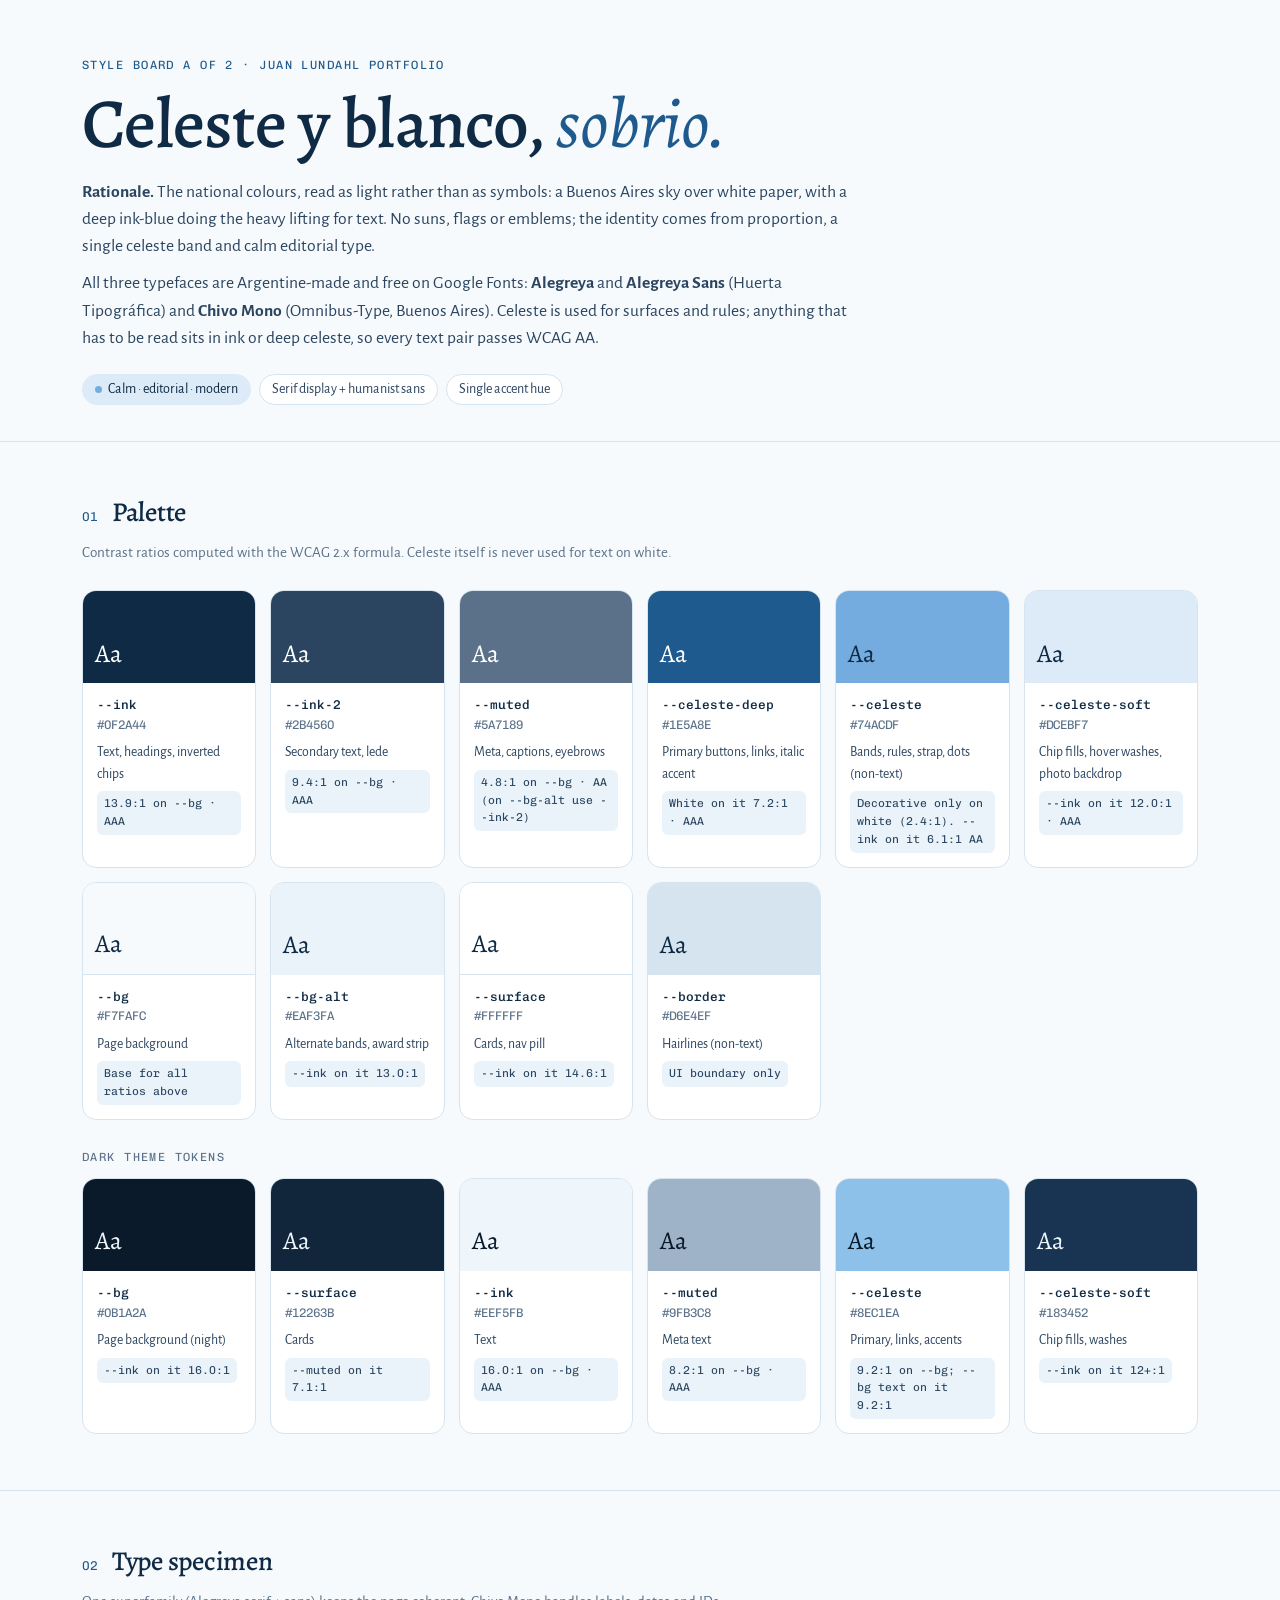
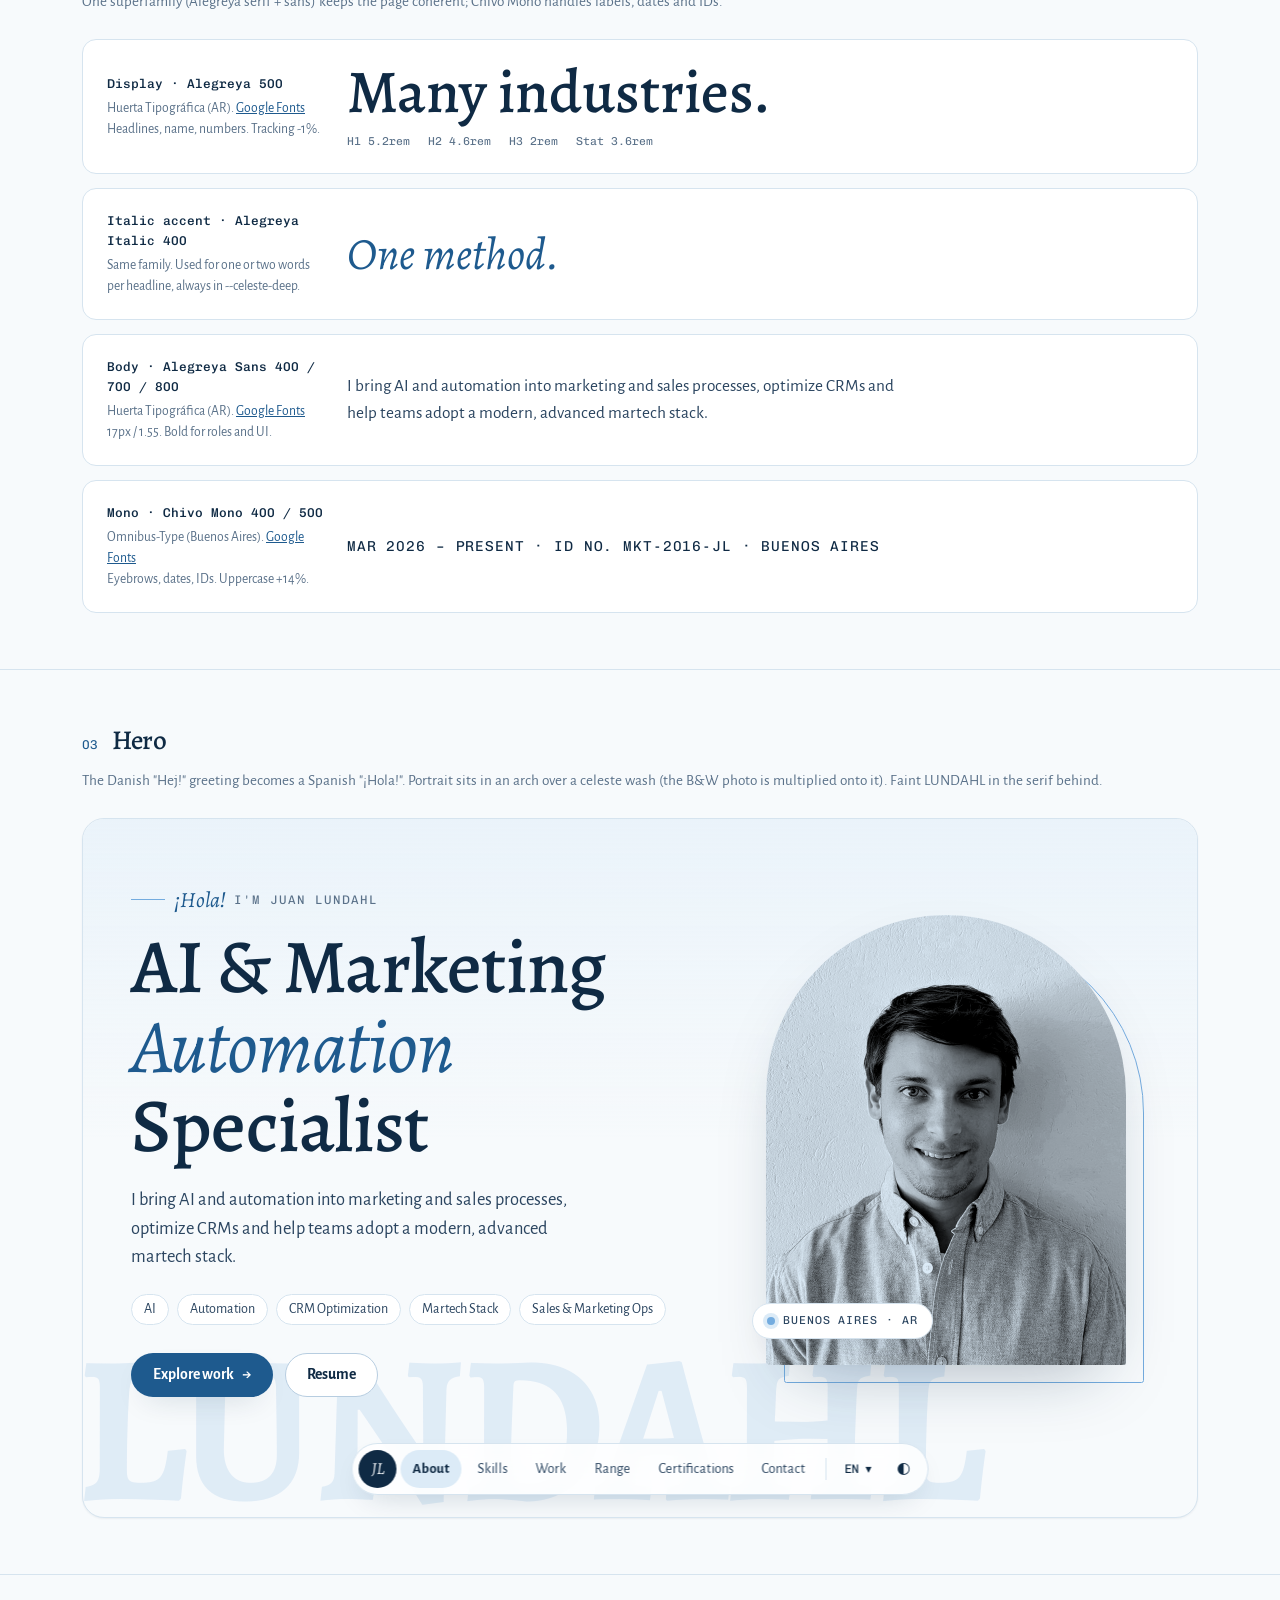
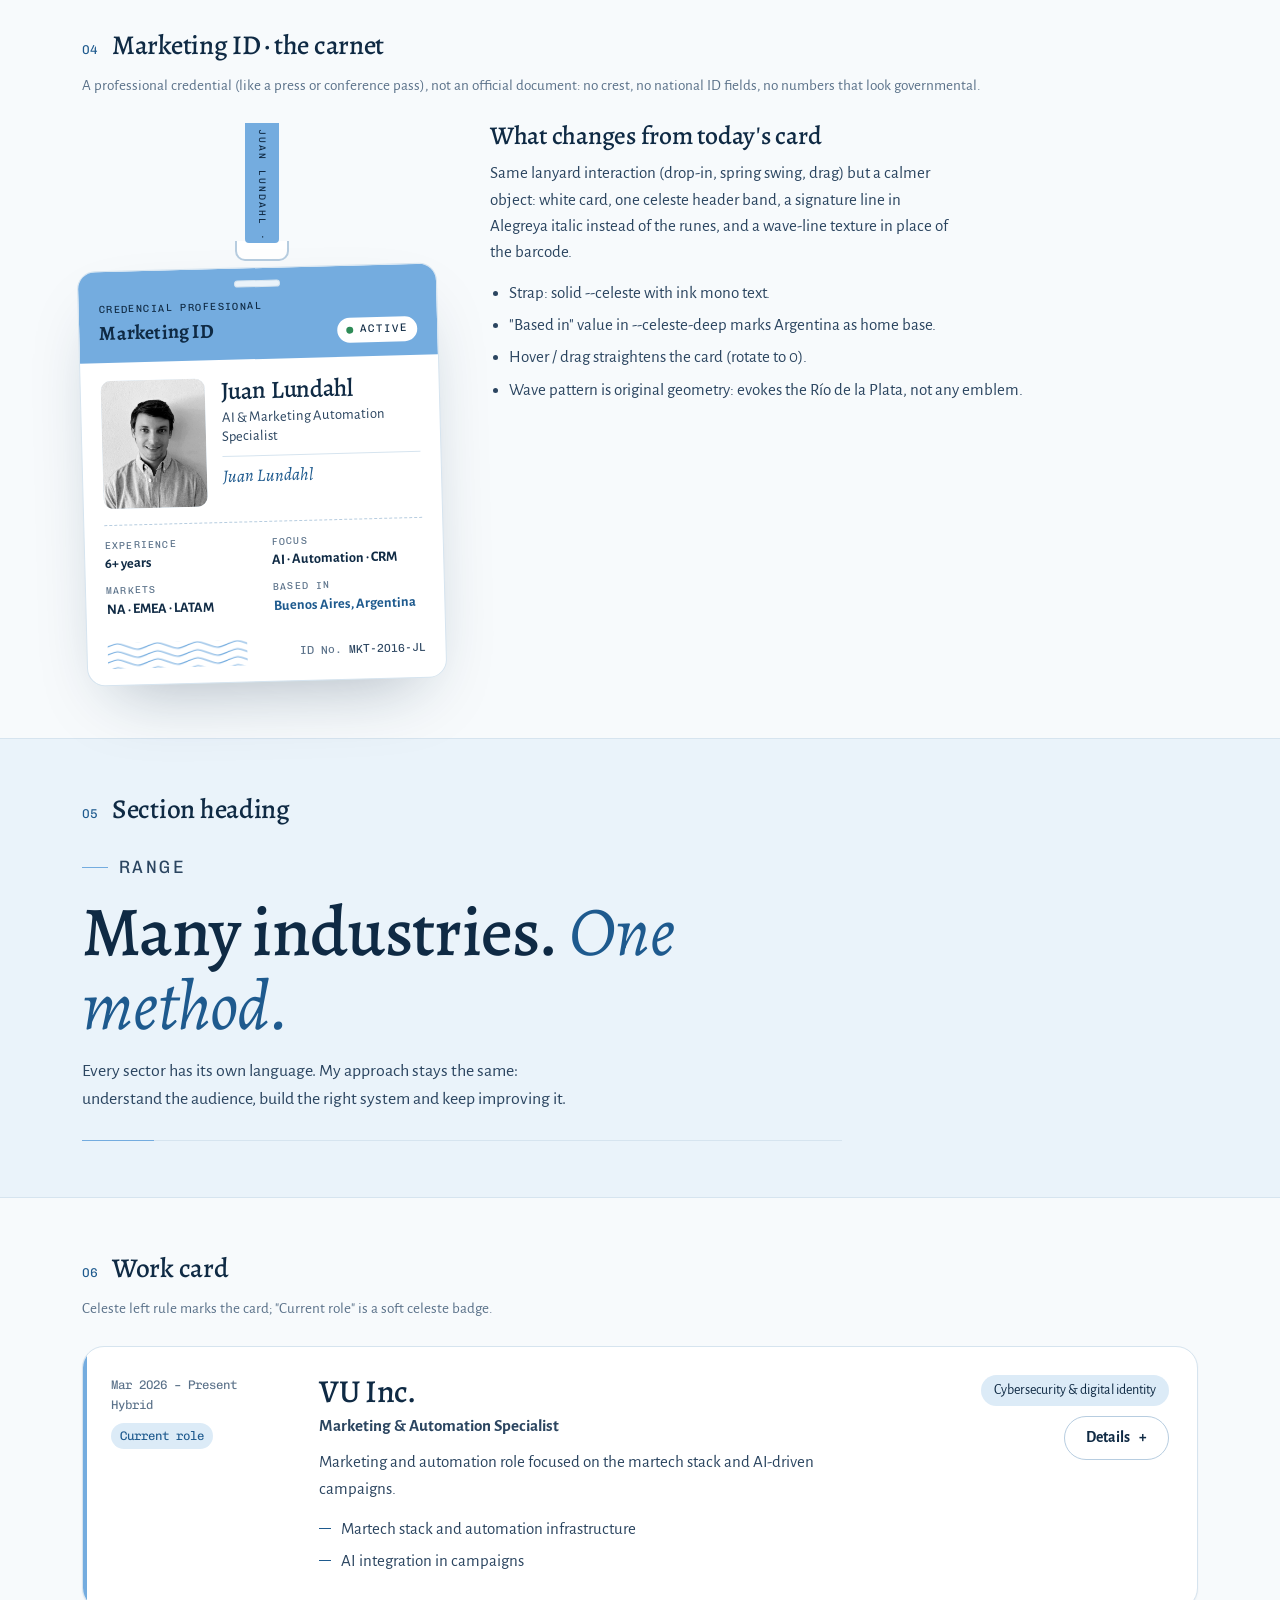
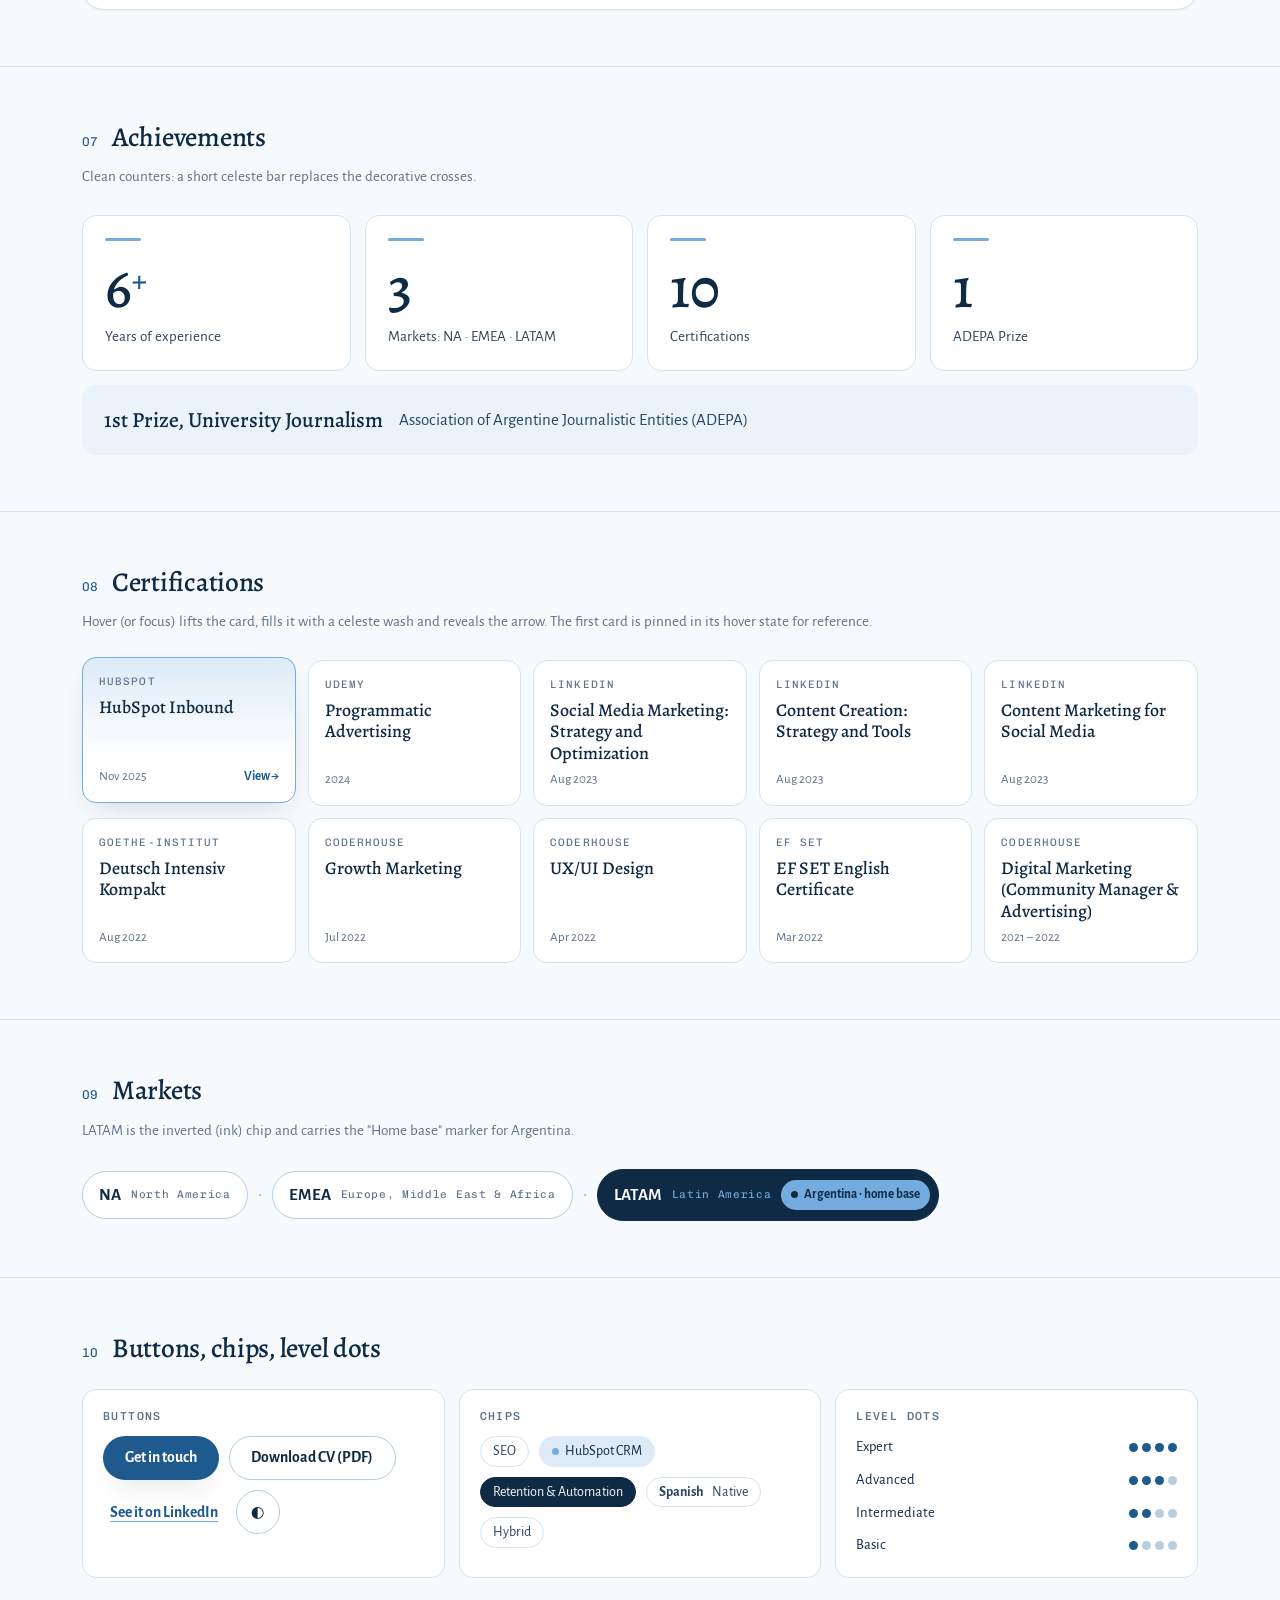
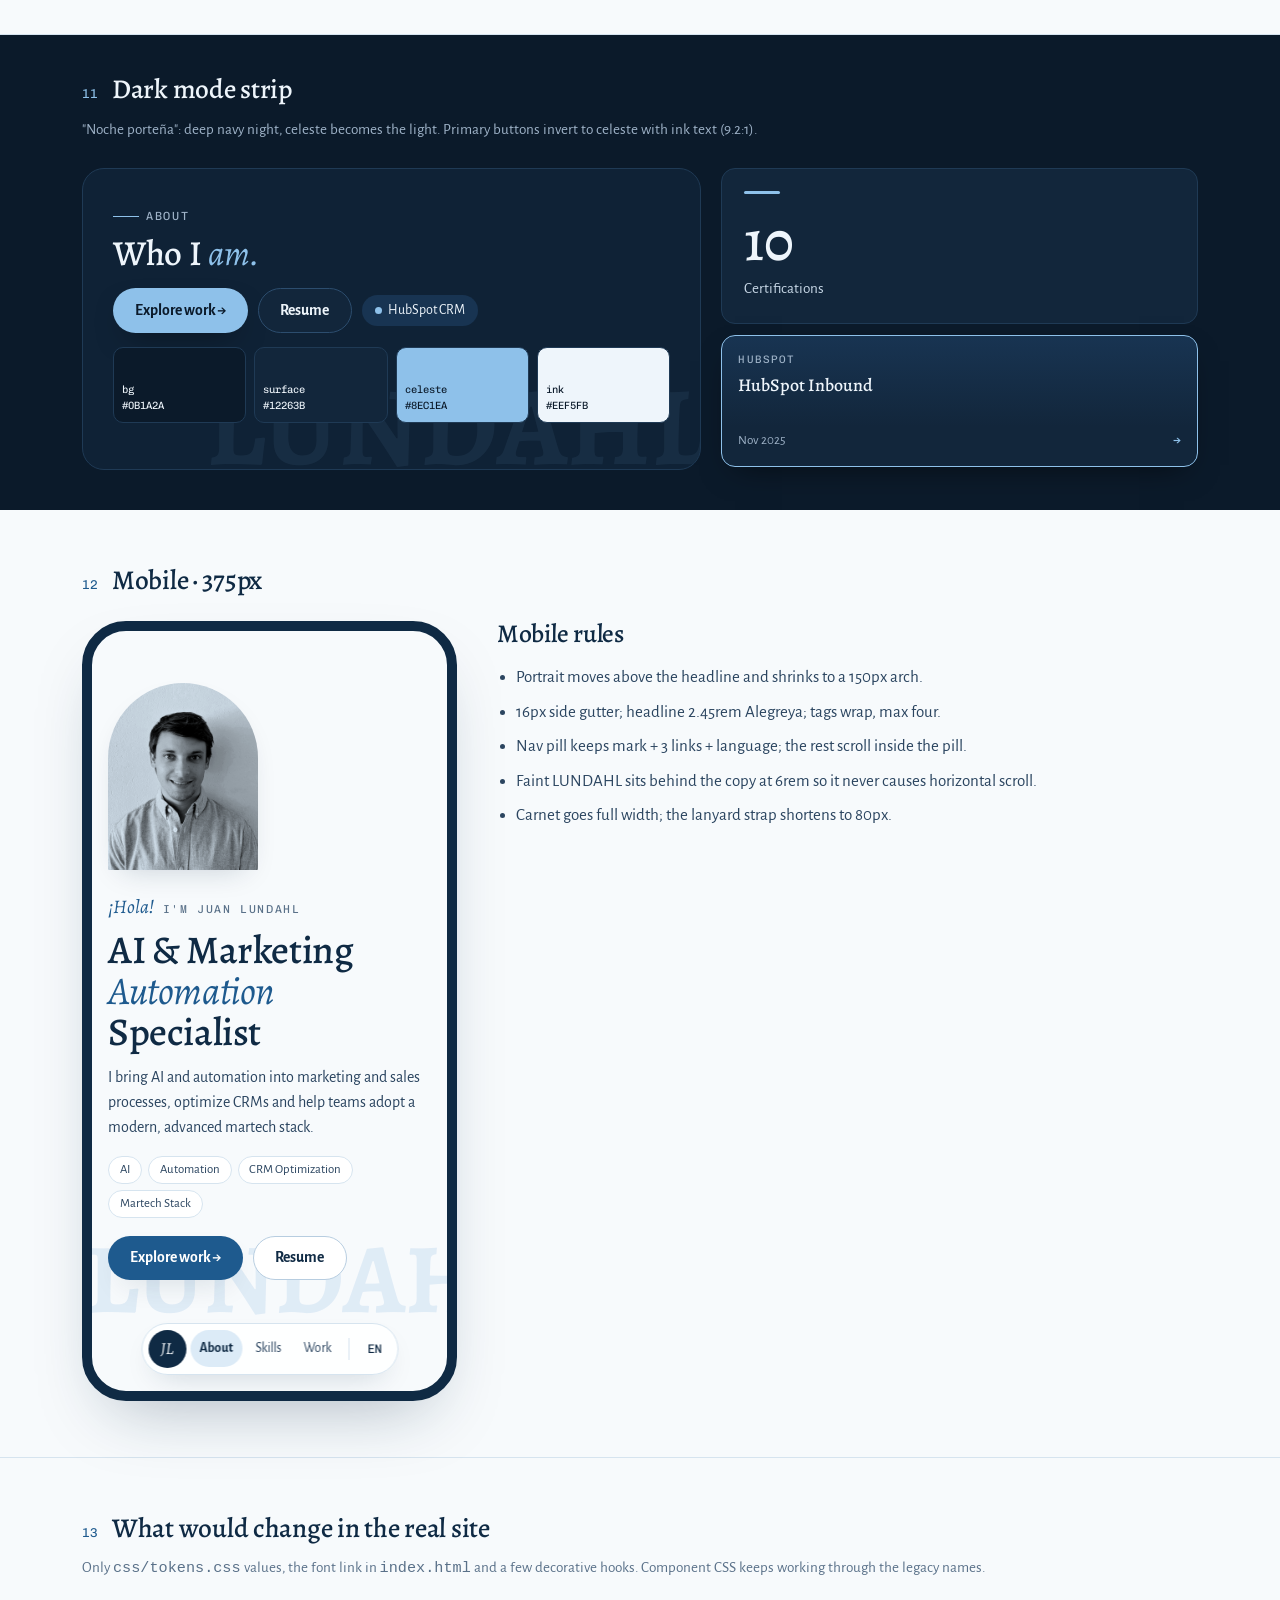
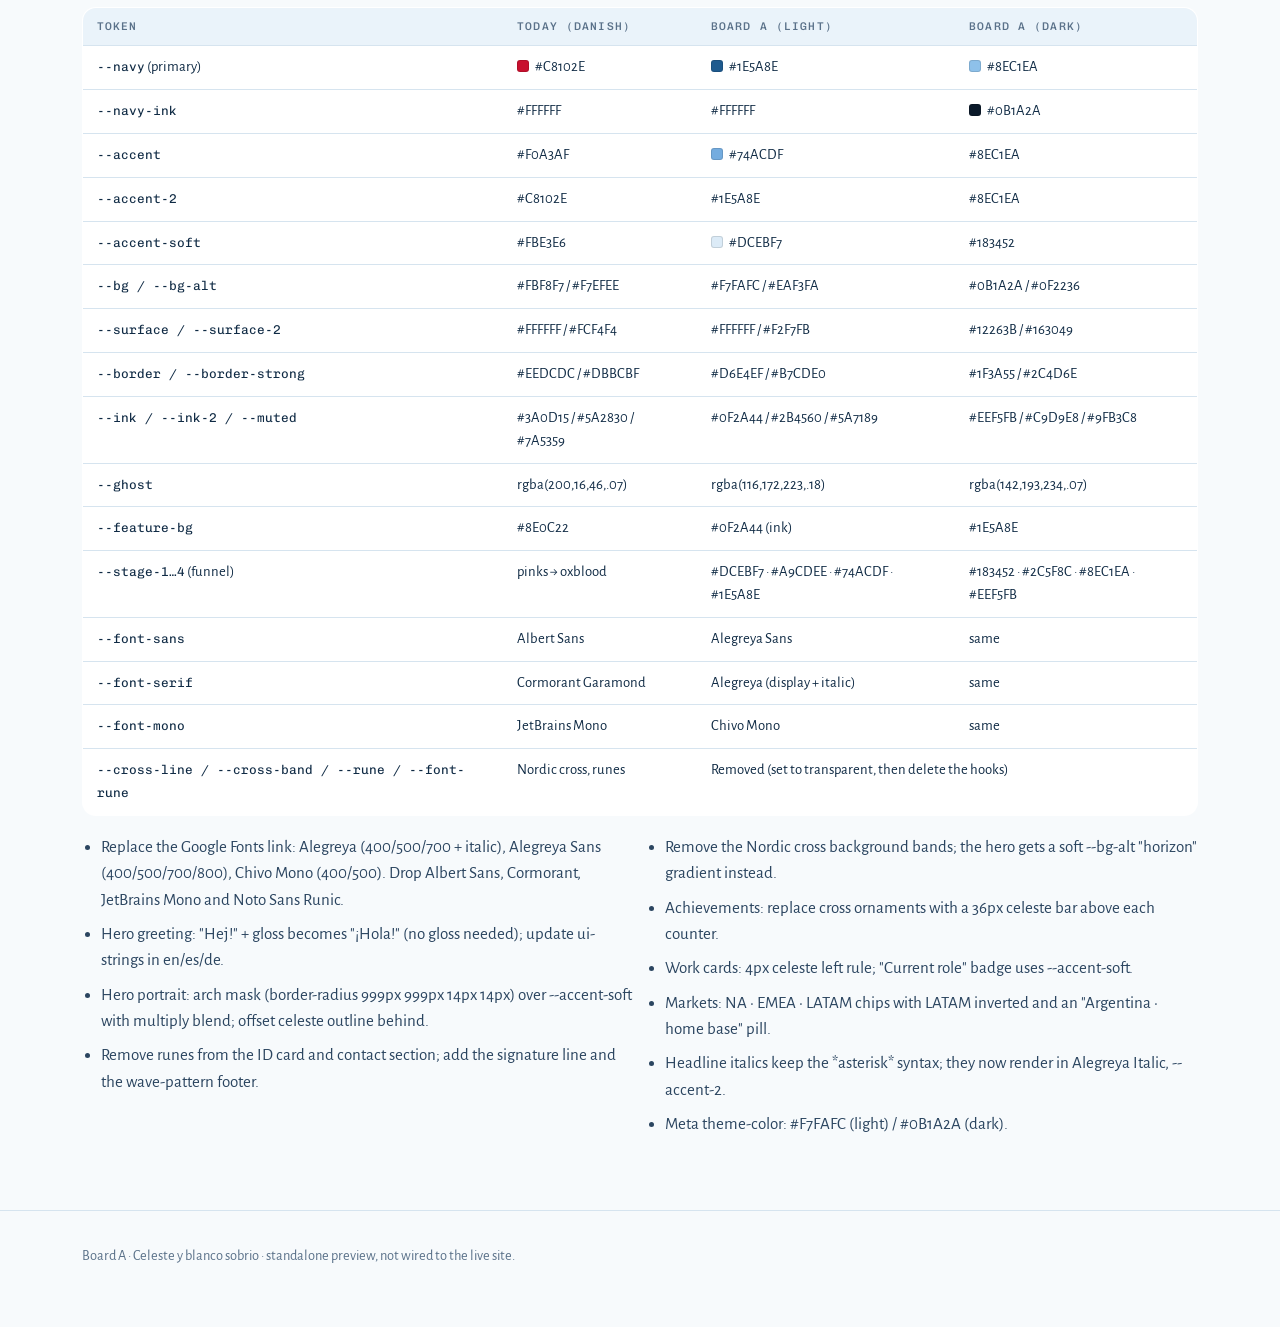
<file: docs/design-explorations/style-boards/board-a-celeste.html>
<!doctype html>
<html lang="en">
<head>
<meta charset="utf-8">
<meta name="viewport" content="width=device-width, initial-scale=1">
<title>Board A · Celeste y blanco</title>
<link rel="preconnect" href="https://fonts.googleapis.com">
<link rel="preconnect" href="https://fonts.gstatic.com" crossorigin>
<link href="https://fonts.googleapis.com/css2?family=Alegreya:ital,wght@0,400;0,500;0,700;1,400;1,500&family=Alegreya+Sans:ital,wght@0,400;0,500;0,700;0,800;1,400&family=Chivo+Mono:wght@400;500&display=swap" rel="stylesheet">
<style>
/* ==========================================================================
   STYLE BOARD A - "Celeste y blanco sobrio"
   Proposed tokens for the real site (light = default).
   ========================================================================== */
:root {
  color-scheme: light;
  /* Core */
  --celeste: #74ACDF;        /* sky blue: fills, rules, backdrops (decorative, 2.4:1 on white) */
  --celeste-deep: #1E5A8E;   /* primary: buttons, links, italic accent (7.2:1 with white) */
  --celeste-soft: #DCEBF7;   /* washes, chip fills */
  --white: #FFFFFF;

  /* Surfaces */
  --bg: #F7FAFC;
  --bg-alt: #EAF3FA;
  --surface: #FFFFFF;
  --border: #D6E4EF;
  --border-strong: #B7CDE0;

  /* Ink */
  --ink: #0F2A44;
  --ink-2: #2B4560;
  --muted: #5A7189;
  --ghost: rgba(116, 172, 223, 0.18);

  /* Roles */
  --primary: var(--celeste-deep);
  --on-primary: #FFFFFF;
  --accent: var(--celeste);
  --accent-ink: var(--celeste-deep);
  --nav-bg: rgba(255, 255, 255, 0.86);

  --shadow-sm: 0 1px 2px rgba(15, 42, 68, 0.06);
  --shadow-md: 0 12px 30px -14px rgba(15, 42, 68, 0.22);
  --shadow-lg: 0 30px 70px -30px rgba(15, 42, 68, 0.35);

  --font-display: "Alegreya", "Iowan Old Style", Georgia, serif;
  --font-sans: "Alegreya Sans", "Segoe UI", system-ui, sans-serif;
  --font-mono: "Chivo Mono", ui-monospace, Consolas, monospace;

  --radius-sm: 6px;
  --radius: 14px;
  --radius-lg: 22px;
  --radius-pill: 999px;
  --gutter: 16px;
  --ease: cubic-bezier(0.22, 1, 0.36, 1);
}
@media (min-width: 720px) { :root { --gutter: 32px; } }

/* Dark tokens, scoped to the dark strip on this board (in the real site: prefers-color-scheme + [data-theme]) */
.theme-dark {
  color-scheme: dark;
  --bg: #0B1A2A;
  --bg-alt: #0F2236;
  --surface: #12263B;
  --border: #1F3A55;
  --border-strong: #2C4D6E;
  --ink: #EEF5FB;
  --ink-2: #C9D9E8;
  --muted: #9FB3C8;
  --ghost: rgba(142, 193, 234, 0.07);
  --celeste: #8EC1EA;
  --celeste-deep: #8EC1EA;
  --celeste-soft: #183452;
  --primary: #8EC1EA;
  --on-primary: #0B1A2A;
  --accent-ink: #8EC1EA;
  --nav-bg: rgba(18, 38, 59, 0.86);
  --shadow-md: 0 12px 30px -14px rgba(0, 0, 0, 0.6);
  --shadow-lg: 0 30px 70px -30px rgba(0, 0, 0, 0.75);
}

/* ---------- Base ---------- */
*, *::before, *::after { box-sizing: border-box; }
html { -webkit-text-size-adjust: 100%; }
body {
  margin: 0;
  background: var(--bg);
  color: var(--ink);
  font-family: var(--font-sans);
  font-size: 17px;
  line-height: 1.55;
  overflow-x: hidden;
}
img { max-width: 100%; display: block; }
h1, h2, h3, h4 { margin: 0; font-family: var(--font-display); font-weight: 500; line-height: 1.05; letter-spacing: -0.01em; }
p { margin: 0; }
em.acc { font-style: italic; color: var(--accent-ink); font-weight: 400; }
.wrap { max-width: 1180px; margin: 0 auto; padding: 0 var(--gutter); }
.mono { font-family: var(--font-mono); }
.eyebrow {
  font-family: var(--font-mono); font-size: 0.74rem; letter-spacing: 0.14em; text-transform: uppercase;
  color: var(--muted); display: inline-flex; align-items: center; gap: 0.6em;
}
.eyebrow::before { content: ""; width: 26px; height: 1px; background: var(--celeste); }

/* Board chrome */
.board-head { padding: 56px 0 36px; border-bottom: 1px solid var(--border); }
.board-head .tag { font-family: var(--font-mono); font-size: 0.75rem; letter-spacing: 0.12em; text-transform: uppercase; color: var(--celeste-deep); }
.board-head h1 { font-size: clamp(2.4rem, 1.5rem + 4vw, 4.4rem); margin: 12px 0 18px; }
.board-head .why { max-width: 780px; color: var(--ink-2); font-size: 1.1rem; }
.board-head .why + .why { margin-top: 10px; }
.board-head .pills { display: flex; flex-wrap: wrap; gap: 8px; margin-top: 22px; }

.blk { padding: 56px 0; border-bottom: 1px solid var(--border); }
.blk-label { display: flex; align-items: baseline; gap: 14px; margin-bottom: 26px; flex-wrap: wrap; }
.blk-label .n { font-family: var(--font-mono); font-size: 0.8rem; color: var(--celeste-deep); }
.blk-label h2 { font-size: 1.7rem; }
.blk-label .note { color: var(--muted); font-size: 0.95rem; flex-basis: 100%; }

/* ---------- Palette ---------- */
.swatches { display: grid; grid-template-columns: repeat(auto-fill, minmax(158px, 1fr)); gap: 14px; }
.sw { background: var(--surface); border: 1px solid var(--border); border-radius: var(--radius); overflow: hidden; }
.sw .chip-c { height: 92px; display: flex; align-items: flex-end; padding: 10px 12px; font-family: var(--font-display); font-size: 1.6rem; }
.sw .meta { padding: 12px 14px 14px; font-size: 0.86rem; }
.sw .meta b { display: block; font-family: var(--font-mono); font-weight: 500; font-size: 0.8rem; color: var(--ink); }
.sw .meta .hex { font-family: var(--font-mono); color: var(--muted); font-size: 0.78rem; }
.sw .meta .role { color: var(--ink-2); margin-top: 6px; }
.sw .meta .aa { margin-top: 6px; font-family: var(--font-mono); font-size: 0.72rem; color: var(--ink-2); background: var(--bg-alt); border-radius: 6px; padding: 4px 7px; display: inline-block; }
.subhead { font-family: var(--font-mono); font-size: 0.74rem; letter-spacing: 0.12em; text-transform: uppercase; color: var(--muted); margin: 28px 0 12px; }

/* ---------- Type ---------- */
.type-grid { display: grid; gap: 14px; }
.spec { background: var(--surface); border: 1px solid var(--border); border-radius: var(--radius); padding: 22px 24px; display: grid; grid-template-columns: 220px 1fr; gap: 20px; align-items: center; }
.spec .who { font-size: 0.85rem; color: var(--muted); }
.spec .who b { display: block; color: var(--ink); font-family: var(--font-mono); font-weight: 500; font-size: 0.8rem; margin-bottom: 4px; }
.spec .who a { color: var(--celeste-deep); }
.spec .sample-display { font-family: var(--font-display); font-size: clamp(2.2rem, 1.4rem + 3vw, 3.8rem); line-height: 1; font-weight: 500; }
.spec .sample-italic { font-family: var(--font-display); font-style: italic; font-size: clamp(1.8rem, 1.2rem + 2vw, 2.8rem); color: var(--celeste-deep); }
.spec .sample-body { font-size: 1.08rem; max-width: 62ch; color: var(--ink-2); }
.spec .sample-mono { font-family: var(--font-mono); font-size: 0.9rem; letter-spacing: 0.06em; }
.scale { display: flex; flex-wrap: wrap; gap: 18px; align-items: baseline; margin-top: 10px; color: var(--muted); font-family: var(--font-mono); font-size: 0.72rem; }

/* ---------- Shared components ---------- */
.btn {
  display: inline-flex; align-items: center; gap: 0.55em; border: 1px solid transparent; cursor: pointer;
  font: 600 0.98rem/1 var(--font-sans); padding: 0.85em 1.35em; border-radius: var(--radius-pill);
  transition: transform 160ms var(--ease), background-color 160ms, box-shadow 160ms, border-color 160ms; text-decoration: none;
}
.btn-primary { background: var(--primary); color: var(--on-primary); box-shadow: var(--shadow-md); }
.btn-primary:hover { transform: translateY(-2px); }
.btn-secondary { background: var(--surface); color: var(--ink); border-color: var(--border-strong); }
.btn-secondary:hover { border-color: var(--celeste); background: var(--celeste-soft); }
.btn-ghost { background: transparent; color: var(--accent-ink); padding-left: 0.4em; padding-right: 0.4em; text-decoration: underline; text-underline-offset: 4px; text-decoration-color: var(--celeste); }
.btn-icon { width: 44px; height: 44px; padding: 0; justify-content: center; background: var(--surface); border-color: var(--border-strong); color: var(--ink); }
.btn:focus-visible, .cert:focus-visible { outline: 2px solid var(--celeste-deep); outline-offset: 3px; }

.chip {
  display: inline-flex; align-items: center; gap: 0.45em; padding: 0.42em 0.85em; border-radius: var(--radius-pill);
  background: var(--surface); border: 1px solid var(--border); color: var(--ink-2); font-size: 0.88rem; line-height: 1.2;
}
.chip.is-soft { background: var(--celeste-soft); border-color: transparent; color: var(--ink); }
.chip.is-active { background: var(--ink); color: var(--bg); border-color: var(--ink); }
.chip .dot { width: 7px; height: 7px; border-radius: 50%; background: var(--celeste); }

.dots { display: inline-flex; gap: 4px; }
.dots i { width: 9px; height: 9px; border-radius: 50%; background: var(--border-strong); }
.dots i.on { background: var(--celeste-deep); }

/* ---------- Hero sample ---------- */
.stage { position: relative; background: var(--bg); border: 1px solid var(--border); border-radius: var(--radius-lg); overflow: hidden; box-shadow: var(--shadow-sm); }
.hero { position: relative; padding: 64px 48px 120px; display: grid; grid-template-columns: 1.25fr 0.9fr; gap: 48px; align-items: center; min-height: 600px; isolation: isolate; }
.hero .ghost {
  position: absolute; z-index: -1; left: -0.04em; bottom: 0.02em; font-family: var(--font-display); font-weight: 700;
  font-size: clamp(6rem, 2rem + 14vw, 15rem); line-height: 0.8; color: var(--ghost); letter-spacing: -0.03em; pointer-events: none; white-space: nowrap;
}
.hero .horizon { position: absolute; z-index: -1; left: 0; right: 0; top: 0; height: 46%; background: linear-gradient(180deg, var(--bg-alt), transparent); }
.hero .hello { font-family: var(--font-mono); font-size: 0.78rem; letter-spacing: 0.16em; text-transform: uppercase; color: var(--muted); display: flex; gap: 0.7em; align-items: center; }
.hero .hello em { font-family: var(--font-display); font-style: italic; text-transform: none; letter-spacing: 0; font-size: 1.35rem; color: var(--celeste-deep); }
.hero .hello::before { content: ""; width: 34px; height: 1px; background: var(--celeste); }
.hero h3.name { font-family: var(--font-sans); font-weight: 800; font-size: 1.05rem; letter-spacing: 0.02em; margin-top: 22px; color: var(--ink-2); }
.hero h1 { font-size: clamp(2.6rem, 1.4rem + 4.2vw, 5.2rem); margin: 10px 0 20px; font-weight: 500; }
.hero .lede { font-size: 1.15rem; color: var(--ink-2); max-width: 44ch; }
.hero .tags { list-style: none; padding: 0; margin: 22px 0 28px; display: flex; flex-wrap: wrap; gap: 8px; }
.hero .ctas { display: flex; flex-wrap: wrap; gap: 12px; align-items: center; }
.portrait { position: relative; justify-self: center; width: min(100%, 360px); }
.portrait .arch {
  position: relative; aspect-ratio: 4 / 5; border-radius: 999px 999px var(--radius) var(--radius); overflow: hidden;
  background: var(--celeste-soft); box-shadow: var(--shadow-lg);
}
.portrait .arch img { width: 100%; height: 100%; object-fit: cover; object-position: 50% 30%; filter: grayscale(1) contrast(1.04); mix-blend-mode: multiply; }
.portrait .backdrop { position: absolute; inset: 18px -18px -18px 18px; border-radius: 999px 999px var(--radius) var(--radius); border: 1px solid var(--celeste); z-index: -1; }
.portrait .cap { position: absolute; left: -14px; bottom: 26px; background: var(--surface); border: 1px solid var(--border); border-radius: var(--radius-pill); padding: 8px 14px; font-family: var(--font-mono); font-size: 0.72rem; letter-spacing: 0.08em; color: var(--ink-2); box-shadow: var(--shadow-md); display: flex; gap: 8px; align-items: center; }
.portrait .cap .dot { width: 8px; height: 8px; border-radius: 50%; background: var(--celeste); box-shadow: 0 0 0 4px var(--celeste-soft); }

.navpill {
  position: absolute; left: 50%; bottom: 22px; transform: translateX(-50%); display: flex; align-items: center; gap: 4px;
  background: var(--nav-bg); backdrop-filter: blur(12px); -webkit-backdrop-filter: blur(12px); border: 1px solid var(--border);
  border-radius: var(--radius-pill); padding: 6px; box-shadow: var(--shadow-md); white-space: nowrap; max-width: calc(100% - 24px); overflow: hidden;
}
.navpill .mark { width: 38px; height: 38px; border-radius: 50%; background: var(--ink); color: var(--bg); display: grid; place-items: center; font-family: var(--font-display); font-style: italic; font-size: 1.05rem; flex: none; }
.navpill a { font-size: 0.9rem; color: var(--ink-2); text-decoration: none; padding: 8px 12px; border-radius: var(--radius-pill); }
.navpill a.on { background: var(--celeste-soft); color: var(--ink); font-weight: 600; }
.navpill .sep { width: 1px; height: 22px; background: var(--border); margin: 0 4px; }
.navpill .lang { font-family: var(--font-mono); font-size: 0.78rem; padding: 0 10px; color: var(--ink); }

/* ---------- Credential (carnet) ---------- */
.id-wrap { display: grid; grid-template-columns: auto 1fr; gap: 48px; align-items: start; }
.lanyard { position: relative; width: 360px; max-width: 100%; display: flex; flex-direction: column; align-items: center; }
.strap { width: 34px; height: 120px; background: var(--celeste); position: relative; overflow: hidden; border-radius: 0 0 4px 4px; }
.strap span { position: absolute; left: 50%; top: 0; transform-origin: 0 0; transform: rotate(90deg) translate(6px, -50%); white-space: nowrap; font-family: var(--font-mono); font-size: 0.6rem; letter-spacing: 0.22em; color: var(--ink); }
.clip { width: 54px; height: 20px; border: 2px solid var(--border-strong); border-top: 0; border-radius: 0 0 10px 10px; margin-top: -2px; background: var(--surface); }
.carnet {
  margin-top: 6px; width: 100%; background: var(--surface); border-radius: 18px; border: 1px solid var(--border);
  box-shadow: var(--shadow-lg); overflow: hidden; position: relative; transform: rotate(-1.5deg); transition: transform 400ms var(--ease);
}
.carnet:hover { transform: rotate(0deg) translateY(-4px); }
.carnet .slot { position: absolute; top: 12px; left: 50%; transform: translateX(-50%); width: 46px; height: 7px; border-radius: 4px; background: var(--bg-alt); border: 1px solid var(--border); }
.carnet .band { background: var(--celeste); padding: 30px 20px 14px; display: flex; justify-content: space-between; align-items: end; color: var(--ink); }
.carnet .band b { font-family: var(--font-display); font-weight: 700; font-size: 1.25rem; letter-spacing: 0.01em; }
.carnet .band small { font-family: var(--font-mono); font-size: 0.64rem; letter-spacing: 0.14em; text-transform: uppercase; display: block; }
.carnet .status { font-family: var(--font-mono); font-size: 0.68rem; letter-spacing: 0.1em; text-transform: uppercase; background: var(--surface); border-radius: 999px; padding: 4px 9px; display: inline-flex; gap: 6px; align-items: center; }
.carnet .status i { width: 7px; height: 7px; border-radius: 50%; background: #2E8B57; }
.carnet .body { display: grid; grid-template-columns: 104px 1fr; gap: 16px; padding: 18px 20px 6px; }
.carnet .photo { width: 104px; height: 128px; border-radius: 10px; overflow: hidden; background: var(--celeste-soft); }
.carnet .photo img { width: 100%; height: 100%; object-fit: cover; object-position: 50% 25%; filter: grayscale(1); }
.carnet h4 { font-size: 1.55rem; font-weight: 500; }
.carnet .role { font-size: 0.92rem; color: var(--ink-2); margin-top: 4px; line-height: 1.3; }
.carnet .sig { font-family: var(--font-display); font-style: italic; color: var(--celeste-deep); font-size: 1.1rem; margin-top: 10px; border-top: 1px solid var(--border); padding-top: 6px; }
.carnet dl { display: grid; grid-template-columns: 1fr 1fr; gap: 10px 16px; margin: 10px 20px 14px; padding: 12px 0 0; border-top: 1px dashed var(--border-strong); }
.carnet dt { font-family: var(--font-mono); font-size: 0.62rem; letter-spacing: 0.12em; text-transform: uppercase; color: var(--muted); }
.carnet dd { margin: 2px 0 0; font-size: 0.9rem; font-weight: 600; line-height: 1.25; }
.carnet dd.home { color: var(--celeste-deep); }
.carnet .foot { display: flex; align-items: center; justify-content: space-between; gap: 12px; padding: 10px 20px 16px; }
.carnet .foot svg { width: 140px; height: 26px; color: var(--celeste); }
.carnet .foot p { font-family: var(--font-mono); font-size: 0.72rem; color: var(--ink-2); }
.carnet .foot p span { color: var(--muted); }
.id-notes h3 { font-size: 1.6rem; margin-bottom: 10px; }
.id-notes p { color: var(--ink-2); max-width: 52ch; }
.id-notes ul { color: var(--ink-2); padding-left: 1.1em; margin: 14px 0 0; }
.id-notes li { margin: 6px 0; }

/* ---------- Section heading ---------- */
.sec-head { max-width: 760px; }
.sec-head h2 { font-size: clamp(2.4rem, 1.5rem + 3.6vw, 4.6rem); margin: 14px 0 16px; }
.sec-head p { color: var(--ink-2); font-size: 1.12rem; max-width: 56ch; }
.sec-head .rule { height: 1px; background: linear-gradient(90deg, var(--celeste) 0 72px, var(--border) 72px); margin-top: 26px; }

/* ---------- Work card ---------- */
.work { background: var(--surface); border: 1px solid var(--border); border-radius: var(--radius-lg); padding: 28px; display: grid; grid-template-columns: 180px 1fr auto; gap: 28px; box-shadow: var(--shadow-sm); transition: box-shadow 200ms, border-color 200ms; position: relative; overflow: hidden; }
.work::before { content: ""; position: absolute; left: 0; top: 0; bottom: 0; width: 4px; background: var(--celeste); }
.work:hover { box-shadow: var(--shadow-md); border-color: var(--border-strong); }
.work .when { font-family: var(--font-mono); font-size: 0.78rem; color: var(--muted); line-height: 1.6; }
.work .when .now { display: inline-block; margin-top: 8px; color: var(--celeste-deep); background: var(--celeste-soft); border-radius: 999px; padding: 3px 9px; }
.work h3 { font-size: 2rem; }
.work .role { font-weight: 700; color: var(--ink-2); margin-top: 4px; }
.work .sum { color: var(--ink-2); margin-top: 10px; max-width: 60ch; }
.work ul { margin: 14px 0 0; padding: 0; list-style: none; }
.work li { padding-left: 22px; position: relative; margin: 6px 0; color: var(--ink-2); }
.work li::before { content: ""; position: absolute; left: 0; top: 0.72em; width: 12px; height: 1px; background: var(--celeste-deep); }
.work .side { display: flex; flex-direction: column; gap: 10px; align-items: flex-end; }

/* ---------- Achievements ---------- */
.ach { display: grid; grid-template-columns: repeat(4, 1fr); gap: 14px; }
.stat { background: var(--surface); border: 1px solid var(--border); border-radius: var(--radius); padding: 22px; }
.stat .v { font-family: var(--font-display); font-size: 3.6rem; line-height: 1; font-weight: 500; }
.stat .v sup { font-size: 0.5em; color: var(--celeste-deep); vertical-align: 0.6em; }
.stat .l { color: var(--ink-2); margin-top: 8px; font-size: 0.95rem; }
.stat .bar { height: 3px; width: 36px; background: var(--celeste); border-radius: 2px; margin-bottom: 18px; }
.award { margin-top: 14px; background: var(--bg-alt); border-radius: var(--radius); padding: 18px 22px; display: flex; gap: 16px; align-items: center; flex-wrap: wrap; }
.award b { font-family: var(--font-display); font-size: 1.35rem; font-weight: 500; }
.award span { color: var(--ink-2); }

/* ---------- Certifications ---------- */
.certs { display: grid; grid-template-columns: repeat(auto-fill, minmax(210px, 1fr)); gap: 12px; }
.cert {
  display: flex; flex-direction: column; gap: 6px; padding: 16px 16px 14px; border-radius: var(--radius); text-decoration: none; color: var(--ink);
  background: var(--surface); border: 1px solid var(--border); position: relative; transition: transform 200ms var(--ease), border-color 200ms, background-color 200ms, box-shadow 200ms; min-height: 132px;
}
.cert .iss { font-family: var(--font-mono); font-size: 0.68rem; letter-spacing: 0.1em; text-transform: uppercase; color: var(--muted); }
.cert .nm { font-family: var(--font-display); font-size: 1.12rem; line-height: 1.2; font-weight: 500; }
.cert .dt { margin-top: auto; font-size: 0.82rem; color: var(--muted); display: flex; justify-content: space-between; align-items: center; }
.cert .go { opacity: 0; transform: translateX(-4px); transition: 200ms var(--ease); color: var(--celeste-deep); font-weight: 700; }
.cert:hover, .cert.demo-hover { transform: translateY(-3px); border-color: var(--celeste); background: linear-gradient(180deg, var(--celeste-soft), var(--surface) 70%); box-shadow: var(--shadow-md); }
.cert:hover .go, .cert.demo-hover .go { opacity: 1; transform: none; }
.hint { font-size: 0.85rem; color: var(--muted); margin-top: 10px; }

/* ---------- Markets ---------- */
.markets { display: flex; flex-wrap: wrap; gap: 10px; align-items: center; }
.mk { display: inline-flex; align-items: center; gap: 10px; padding: 10px 16px; border-radius: var(--radius-pill); border: 1px solid var(--border-strong); background: var(--surface); font-weight: 600; }
.mk small { font-family: var(--font-mono); font-weight: 400; font-size: 0.7rem; color: var(--muted); letter-spacing: 0.06em; }
.mk.home { background: var(--ink); color: var(--bg); border-color: var(--ink); padding-right: 8px; }
.mk.home small { color: var(--celeste); }
.mk .base { background: var(--celeste); color: var(--ink); border-radius: var(--radius-pill); padding: 5px 10px; font-size: 0.82rem; display: inline-flex; gap: 6px; align-items: center; }
.mk .base i { width: 7px; height: 7px; border-radius: 50%; background: var(--ink); }
.mk-sep { color: var(--celeste); font-size: 1.2rem; }

/* ---------- Components sheet ---------- */
.kit { display: grid; grid-template-columns: repeat(3, 1fr); gap: 14px; }
.kit > div { background: var(--surface); border: 1px solid var(--border); border-radius: var(--radius); padding: 20px; }
.kit h4 { font-family: var(--font-mono); font-weight: 500; font-size: 0.72rem; letter-spacing: 0.12em; text-transform: uppercase; color: var(--muted); margin-bottom: 14px; }
.row { display: flex; flex-wrap: wrap; gap: 10px; align-items: center; }
.lv { display: grid; grid-template-columns: 1fr auto; gap: 10px 14px; align-items: center; font-size: 0.92rem; }

/* ---------- Dark strip ---------- */
.dark-strip { background: var(--bg); color: var(--ink); padding: 40px 0; }
.dark-strip .grid { display: grid; grid-template-columns: 1.3fr 1fr; gap: 20px; align-items: stretch; }
.dark-strip .mini-hero { position: relative; overflow: hidden; border: 1px solid var(--border); border-radius: var(--radius-lg); padding: 30px; background: var(--bg-alt); isolation: isolate; }
.dark-strip .mini-hero .ghost { position: absolute; z-index: -1; right: -10px; bottom: -14px; font-family: var(--font-display); font-weight: 700; font-size: 7rem; color: var(--ghost); line-height: 1; }
.dark-strip .mini-hero h3 { font-size: 2.2rem; margin: 10px 0 16px; }
.dark-strip .dsw { display: grid; grid-template-columns: repeat(4, 1fr); gap: 8px; margin-top: 14px; }
.dark-strip .dsw div { border-radius: 10px; padding: 34px 8px 8px; font-family: var(--font-mono); font-size: 0.66rem; border: 1px solid var(--border); }
.dark-strip .side { display: grid; gap: 14px; }

/* ---------- Mobile preview ---------- */
.phone-row { display: flex; gap: 40px; align-items: flex-start; flex-wrap: wrap; }
.phone { width: 375px; max-width: 100%; border: 10px solid #0F2A44; border-radius: 44px; overflow: hidden; background: var(--bg); box-shadow: var(--shadow-lg); flex: none; }
.phone .screen { position: relative; height: 760px; overflow: hidden; isolation: isolate; }
.phone .m-hero { padding: 52px 16px 0; }
.phone .m-ghost { position: absolute; z-index: -1; left: -6px; top: 598px; font-family: var(--font-display); font-weight: 700; font-size: 6.2rem; color: var(--ghost); line-height: 1; }
.phone .m-photo { width: 150px; aspect-ratio: 4/5; border-radius: 999px 999px 12px 12px; overflow: hidden; background: var(--celeste-soft); box-shadow: var(--shadow-md); margin-bottom: 22px; }
.phone .m-photo img { width: 100%; height: 100%; object-fit: cover; object-position: 50% 28%; filter: grayscale(1); mix-blend-mode: multiply; }
.phone h1 { font-size: 2.45rem; margin: 8px 0 12px; }
.phone .lede { font-size: 1rem; color: var(--ink-2); }
.phone .tags { display: flex; flex-wrap: wrap; gap: 6px; margin: 16px 0 18px; }
.phone .tags .chip { font-size: 0.8rem; }
.phone .navpill { bottom: 16px; }
.phone .navpill a { padding: 8px 9px; font-size: 0.84rem; }
.phone-notes { flex: 1; min-width: 260px; }
.phone-notes ul { padding-left: 1.1em; color: var(--ink-2); }
.phone-notes li { margin: 8px 0; }

/* ---------- Changes table ---------- */
.changes { width: 100%; border-collapse: collapse; font-size: 0.92rem; background: var(--surface); border: 1px solid var(--border); border-radius: var(--radius); overflow: hidden; }
.changes th, .changes td { text-align: left; padding: 10px 14px; border-bottom: 1px solid var(--border); vertical-align: top; }
.changes th { font-family: var(--font-mono); font-weight: 500; font-size: 0.7rem; letter-spacing: 0.1em; text-transform: uppercase; color: var(--muted); background: var(--bg-alt); }
.changes td code { font-family: var(--font-mono); font-size: 0.8rem; }
.changes .sw-i { display: inline-block; width: 12px; height: 12px; border-radius: 3px; vertical-align: -1px; margin-right: 6px; border: 1px solid rgba(0,0,0,.12); }
.table-scroll { overflow-x: auto; }
.list-cols { columns: 2; column-gap: 32px; color: var(--ink-2); padding-left: 1.1em; margin-top: 18px; }
.list-cols li { margin: 0 0 8px; break-inside: avoid; }
footer.board-foot { padding: 34px 0 60px; color: var(--muted); font-size: 0.9rem; }

/* ---------- Responsive ---------- */
@media (max-width: 960px) {
  .hero { grid-template-columns: 1fr; padding: 48px 24px 120px; }
  .portrait { order: -1; width: min(100%, 260px); justify-self: start; }
  .id-wrap { grid-template-columns: 1fr; }
  .work { grid-template-columns: 1fr; }
  .work .side { align-items: flex-start; flex-direction: row; }
  .ach { grid-template-columns: repeat(2, 1fr); }
  .kit { grid-template-columns: 1fr; }
  .dark-strip .grid { grid-template-columns: 1fr; }
}
@media (max-width: 640px) {
  body { font-size: 16px; }
  .spec { grid-template-columns: 1fr; gap: 10px; padding: 18px; }
  .hero { padding: 36px 18px 110px; min-height: 0; }
  .navpill a:not(.on) { display: none; }
  .navpill a.on { display: inline-block; }
  .list-cols { columns: 1; }
  .stat .v { font-size: 2.8rem; }
  .phone { border-width: 6px; border-radius: 30px; }
  .lanyard { width: 100%; }
}
@media (prefers-reduced-motion: reduce) { * { transition: none !important; } }
</style>
</head>
<body>

<svg width="0" height="0" style="position:absolute" aria-hidden="true">
  <defs>
    <!-- Original "río" wave lines: calm horizontal sine rules, used as a quiet security-print texture -->
    <pattern id="waves" width="40" height="8" patternUnits="userSpaceOnUse">
      <path d="M0 4 C10 0 10 0 20 4 S30 8 40 4" fill="none" stroke="#74ACDF" stroke-width="1.2"/>
    </pattern>
  </defs>
</svg>

<header class="board-head">
  <div class="wrap">
    <p class="tag">Style board A of 2 · Juan Lundahl portfolio</p>
    <h1>Celeste y blanco, <em class="acc">sobrio.</em></h1>
    <p class="why"><strong>Rationale.</strong> The national colours, read as light rather than as symbols: a Buenos Aires sky over white paper, with a deep ink-blue doing the heavy lifting for text. No suns, flags or emblems; the identity comes from proportion, a single celeste band and calm editorial type.</p>
    <p class="why">All three typefaces are Argentine-made and free on Google Fonts: <strong>Alegreya</strong> and <strong>Alegreya Sans</strong> (Huerta Tipográfica) and <strong>Chivo Mono</strong> (Omnibus-Type, Buenos Aires). Celeste is used for surfaces and rules; anything that has to be read sits in ink or deep celeste, so every text pair passes WCAG AA.</p>
    <div class="pills">
      <span class="chip is-soft"><span class="dot"></span>Calm · editorial · modern</span>
      <span class="chip">Serif display + humanist sans</span>
      <span class="chip">Single accent hue</span>
    </div>
  </div>
</header>

<!-- 01 PALETTE -->
<section class="blk">
  <div class="wrap">
    <div class="blk-label"><span class="n">01</span><h2>Palette</h2><p class="note">Contrast ratios computed with the WCAG 2.x formula. Celeste itself is never used for text on white.</p></div>
    <div class="swatches" id="sw-light"></div>
    <p class="subhead">Dark theme tokens</p>
    <div class="swatches" id="sw-dark"></div>
  </div>
</section>

<!-- 02 TYPE -->
<section class="blk">
  <div class="wrap">
    <div class="blk-label"><span class="n">02</span><h2>Type specimen</h2><p class="note">One superfamily (Alegreya serif + sans) keeps the page coherent; Chivo Mono handles labels, dates and IDs.</p></div>
    <div class="type-grid">
      <div class="spec">
        <div class="who"><b>Display · Alegreya 500</b>Huerta Tipográfica (AR). <a href="https://fonts.google.com/specimen/Alegreya" target="_blank" rel="noopener">Google Fonts</a><br>Headlines, name, numbers. Tracking -1%.</div>
        <div><div class="sample-display">Many industries.</div>
          <div class="scale"><span>H1 5.2rem</span><span>H2 4.6rem</span><span>H3 2rem</span><span>Stat 3.6rem</span></div></div>
      </div>
      <div class="spec">
        <div class="who"><b>Italic accent · Alegreya Italic 400</b>Same family. Used for one or two words per headline, always in --celeste-deep.</div>
        <div class="sample-italic">One method.</div>
      </div>
      <div class="spec">
        <div class="who"><b>Body · Alegreya Sans 400 / 700 / 800</b>Huerta Tipográfica (AR). <a href="https://fonts.google.com/specimen/Alegreya+Sans" target="_blank" rel="noopener">Google Fonts</a><br>17px / 1.55. Bold for roles and UI.</div>
        <p class="sample-body">I bring AI and automation into marketing and sales processes, optimize CRMs and help teams adopt a modern, advanced martech stack.</p>
      </div>
      <div class="spec">
        <div class="who"><b>Mono · Chivo Mono 400 / 500</b>Omnibus-Type (Buenos Aires). <a href="https://fonts.google.com/specimen/Chivo+Mono" target="_blank" rel="noopener">Google Fonts</a><br>Eyebrows, dates, IDs. Uppercase +14%.</div>
        <p class="sample-mono">MAR 2026 – PRESENT · ID NO. MKT-2016-JL · BUENOS AIRES</p>
      </div>
    </div>
  </div>
</section>

<!-- 03 HERO -->
<section class="blk">
  <div class="wrap">
    <div class="blk-label"><span class="n">03</span><h2>Hero</h2><p class="note">The Danish "Hej!" greeting becomes a Spanish "¡Hola!". Portrait sits in an arch over a celeste wash (the B&amp;W photo is multiplied onto it). Faint LUNDAHL in the serif behind.</p></div>
    <div class="stage">
      <div class="hero">
        <div class="horizon" aria-hidden="true"></div>
        <div class="ghost" aria-hidden="true">LUNDAHL</div>
        <div>
          <p class="hello"><em>¡Hola!</em> I'm Juan Lundahl</p>
          <h1>AI &amp; Marketing <em class="acc">Automation</em> Specialist</h1>
          <p class="lede">I bring AI and automation into marketing and sales processes, optimize CRMs and help teams adopt a modern, advanced martech stack.</p>
          <ul class="tags">
            <li class="chip">AI</li><li class="chip">Automation</li><li class="chip">CRM Optimization</li><li class="chip">Martech Stack</li><li class="chip">Sales &amp; Marketing Ops</li>
          </ul>
          <div class="ctas">
            <a class="btn btn-primary" href="#">Explore work <span aria-hidden="true">→</span></a>
            <a class="btn btn-secondary" href="#">Resume</a>
          </div>
        </div>
        <figure class="portrait" style="margin:0">
          <div class="backdrop" aria-hidden="true"></div>
          <div class="arch"><img src="../../../assets/img/juan.jpg" alt="Portrait of Juan Lundahl"></div>
          <figcaption class="cap"><span class="dot"></span>BUENOS AIRES · AR</figcaption>
        </figure>
      </div>
      <nav class="navpill" aria-label="Sample navigation">
        <span class="mark">JL</span>
        <a href="#" class="on">About</a><a href="#">Skills</a><a href="#">Work</a><a href="#">Range</a><a href="#">Certifications</a><a href="#">Contact</a>
        <span class="sep"></span><span class="lang">EN ▾</span>
        <button class="btn btn-icon" style="width:36px;height:36px;border:0;background:transparent" aria-label="Toggle dark mode">◐</button>
      </nav>
    </div>
  </div>
</section>

<!-- 04 MARKETING ID -->
<section class="blk">
  <div class="wrap">
    <div class="blk-label"><span class="n">04</span><h2>Marketing ID · the carnet</h2><p class="note">A professional credential (like a press or conference pass), not an official document: no crest, no national ID fields, no numbers that look governmental.</p></div>
    <div class="id-wrap">
      <div class="lanyard">
        <div class="strap" aria-hidden="true"><span>JUAN LUNDAHL · MARKETING ID · JUAN LUNDAHL · MARKETING ID</span></div>
        <div class="clip" aria-hidden="true"></div>
        <article class="carnet" aria-label="Marketing ID: Juan Lundahl, AI &amp; Marketing Automation Specialist">
          <span class="slot" aria-hidden="true"></span>
          <header class="band">
            <div><small>Credencial profesional</small><b>Marketing ID</b></div>
            <span class="status"><i></i>Active</span>
          </header>
          <div class="body">
            <div class="photo"><img src="../../../assets/img/juan.jpg" alt=""></div>
            <div>
              <h4>Juan Lundahl</h4>
              <p class="role">AI &amp; Marketing Automation Specialist</p>
              <p class="sig">Juan Lundahl</p>
            </div>
          </div>
          <dl>
            <div><dt>Experience</dt><dd>6+ years</dd></div>
            <div><dt>Focus</dt><dd>AI · Automation · CRM</dd></div>
            <div><dt>Markets</dt><dd>NA · EMEA · LATAM</dd></div>
            <div><dt>Based in</dt><dd class="home">Buenos Aires, Argentina</dd></div>
          </dl>
          <footer class="foot">
            <svg viewBox="0 0 140 26" aria-hidden="true"><rect width="140" height="26" fill="url(#waves)"/></svg>
            <p><span>ID No.</span> MKT-2016-JL</p>
          </footer>
        </article>
      </div>
      <div class="id-notes">
        <h3>What changes from today's card</h3>
        <p>Same lanyard interaction (drop-in, spring swing, drag) but a calmer object: white card, one celeste header band, a signature line in Alegreya italic instead of the runes, and a wave-line texture in place of the barcode.</p>
        <ul>
          <li>Strap: solid --celeste with ink mono text.</li>
          <li>"Based in" value in --celeste-deep marks Argentina as home base.</li>
          <li>Hover / drag straightens the card (rotate to 0).</li>
          <li>Wave pattern is original geometry: evokes the Río de la Plata, not any emblem.</li>
        </ul>
      </div>
    </div>
  </div>
</section>

<!-- 05 SECTION HEADING -->
<section class="blk" style="background:var(--bg-alt)">
  <div class="wrap">
    <div class="blk-label"><span class="n">05</span><h2>Section heading</h2></div>
    <header class="sec-head">
      <p class="eyebrow">Range</p>
      <h2>Many industries. <em class="acc">One method.</em></h2>
      <p>Every sector has its own language. My approach stays the same: understand the audience, build the right system and keep improving it.</p>
      <div class="rule" aria-hidden="true"></div>
    </header>
  </div>
</section>

<!-- 06 WORK CARD -->
<section class="blk">
  <div class="wrap">
    <div class="blk-label"><span class="n">06</span><h2>Work card</h2><p class="note">Celeste left rule marks the card; "Current role" is a soft celeste badge.</p></div>
    <article class="work">
      <div class="when">Mar 2026 – Present<br>Hybrid<br><span class="now">Current role</span></div>
      <div>
        <h3>VU Inc.</h3>
        <p class="role">Marketing &amp; Automation Specialist</p>
        <p class="sum">Marketing and automation role focused on the martech stack and AI-driven campaigns.</p>
        <ul><li>Martech stack and automation infrastructure</li><li>AI integration in campaigns</li></ul>
      </div>
      <div class="side">
        <span class="chip is-soft">Cybersecurity &amp; digital identity</span>
        <button class="btn btn-secondary">Details <span aria-hidden="true">+</span></button>
      </div>
    </article>
  </div>
</section>

<!-- 07 ACHIEVEMENTS -->
<section class="blk">
  <div class="wrap">
    <div class="blk-label"><span class="n">07</span><h2>Achievements</h2><p class="note">Clean counters: a short celeste bar replaces the decorative crosses.</p></div>
    <div class="ach">
      <div class="stat"><div class="bar"></div><div class="v">6<sup>+</sup></div><p class="l">Years of experience</p></div>
      <div class="stat"><div class="bar"></div><div class="v">3</div><p class="l">Markets: NA · EMEA · LATAM</p></div>
      <div class="stat"><div class="bar"></div><div class="v">10</div><p class="l">Certifications</p></div>
      <div class="stat"><div class="bar"></div><div class="v">1</div><p class="l">ADEPA Prize</p></div>
    </div>
    <div class="award"><b>1st Prize, University Journalism</b><span>Association of Argentine Journalistic Entities (ADEPA)</span></div>
  </div>
</section>

<!-- 08 CERTIFICATIONS -->
<section class="blk">
  <div class="wrap">
    <div class="blk-label"><span class="n">08</span><h2>Certifications</h2><p class="note">Hover (or focus) lifts the card, fills it with a celeste wash and reveals the arrow. The first card is pinned in its hover state for reference.</p></div>
    <div class="certs" id="certs"></div>
  </div>
</section>

<!-- 09 MARKETS -->
<section class="blk">
  <div class="wrap">
    <div class="blk-label"><span class="n">09</span><h2>Markets</h2><p class="note">LATAM is the inverted (ink) chip and carries the "Home base" marker for Argentina.</p></div>
    <div class="markets" role="list">
      <span class="mk" role="listitem">NA <small>North America</small></span>
      <span class="mk-sep" aria-hidden="true">·</span>
      <span class="mk" role="listitem">EMEA <small>Europe, Middle East &amp; Africa</small></span>
      <span class="mk-sep" aria-hidden="true">·</span>
      <span class="mk home" role="listitem">LATAM <small>Latin America</small><span class="base"><i></i>Argentina · home base</span></span>
    </div>
  </div>
</section>

<!-- 10 KIT -->
<section class="blk">
  <div class="wrap">
    <div class="blk-label"><span class="n">10</span><h2>Buttons, chips, level dots</h2></div>
    <div class="kit">
      <div>
        <h4>Buttons</h4>
        <div class="row">
          <a class="btn btn-primary" href="#">Get in touch</a>
          <a class="btn btn-secondary" href="#">Download CV (PDF)</a>
          <a class="btn btn-ghost" href="#">See it on LinkedIn</a>
          <button class="btn btn-icon" aria-label="Toggle dark mode">◐</button>
        </div>
      </div>
      <div>
        <h4>Chips</h4>
        <div class="row">
          <span class="chip">SEO</span>
          <span class="chip is-soft"><span class="dot"></span>HubSpot CRM</span>
          <span class="chip is-active">Retention &amp; Automation</span>
          <span class="chip"><strong>Spanish</strong>&nbsp;Native</span>
          <span class="chip">Hybrid</span>
        </div>
      </div>
      <div>
        <h4>Level dots</h4>
        <div class="lv">
          <span>Expert</span><span class="dots" aria-label="4 of 4"><i class="on"></i><i class="on"></i><i class="on"></i><i class="on"></i></span>
          <span>Advanced</span><span class="dots" aria-label="3 of 4"><i class="on"></i><i class="on"></i><i class="on"></i><i></i></span>
          <span>Intermediate</span><span class="dots" aria-label="2 of 4"><i class="on"></i><i class="on"></i><i></i><i></i></span>
          <span>Basic</span><span class="dots" aria-label="1 of 4"><i class="on"></i><i></i><i></i><i></i></span>
        </div>
      </div>
    </div>
  </div>
</section>

<!-- 11 DARK STRIP -->
<section class="theme-dark dark-strip">
  <div class="wrap">
    <div class="blk-label"><span class="n">11</span><h2>Dark mode strip</h2><p class="note">"Noche porteña": deep navy night, celeste becomes the light. Primary buttons invert to celeste with ink text (9.2:1).</p></div>
    <div class="grid">
      <div class="mini-hero">
        <div class="ghost" aria-hidden="true">LUNDAHL</div>
        <p class="eyebrow">About</p>
        <h3>Who I <em class="acc">am.</em></h3>
        <div class="row">
          <a class="btn btn-primary" href="#">Explore work →</a>
          <a class="btn btn-secondary" href="#">Resume</a>
          <span class="chip is-soft"><span class="dot"></span>HubSpot CRM</span>
        </div>
        <div class="dsw">
          <div style="background:#0B1A2A">bg<br>#0B1A2A</div>
          <div style="background:#12263B">surface<br>#12263B</div>
          <div style="background:#8EC1EA;color:#0B1A2A">celeste<br>#8EC1EA</div>
          <div style="background:#EEF5FB;color:#0B1A2A">ink<br>#EEF5FB</div>
        </div>
      </div>
      <div class="side">
        <div class="stat"><div class="bar"></div><div class="v">10</div><p class="l">Certifications</p></div>
        <a class="cert demo-hover" href="#"><span class="iss">HubSpot</span><span class="nm">HubSpot Inbound</span><span class="dt">Nov 2025 <span class="go">→</span></span></a>
      </div>
    </div>
  </div>
</section>

<!-- 12 MOBILE -->
<section class="blk">
  <div class="wrap">
    <div class="blk-label"><span class="n">12</span><h2>Mobile · 375px</h2></div>
    <div class="phone-row">
      <div class="phone">
        <div class="screen">
          <div class="m-ghost" aria-hidden="true">LUNDAHL</div>
          <div class="m-hero">
            <div class="m-photo"><img src="../../../assets/img/juan.jpg" alt="Portrait of Juan Lundahl"></div>
            <p class="hello" style="font-family:var(--font-mono);font-size:.72rem;letter-spacing:.14em;text-transform:uppercase;color:var(--muted)"><em style="font-family:var(--font-display);font-style:italic;text-transform:none;letter-spacing:0;font-size:1.2rem;color:var(--celeste-deep)">¡Hola!</em> I'm Juan Lundahl</p>
            <h1>AI &amp; Marketing <em class="acc">Automation</em> Specialist</h1>
            <p class="lede">I bring AI and automation into marketing and sales processes, optimize CRMs and help teams adopt a modern, advanced martech stack.</p>
            <div class="tags"><span class="chip">AI</span><span class="chip">Automation</span><span class="chip">CRM Optimization</span><span class="chip">Martech Stack</span></div>
            <div class="row"><a class="btn btn-primary" href="#">Explore work →</a><a class="btn btn-secondary" href="#">Resume</a></div>
          </div>
          <nav class="navpill" aria-label="Sample mobile navigation">
            <span class="mark">JL</span><a href="#" class="on">About</a><a href="#">Skills</a><a href="#">Work</a><span class="sep"></span><span class="lang">EN</span>
          </nav>
        </div>
      </div>
      <div class="phone-notes">
        <h3 style="font-size:1.6rem">Mobile rules</h3>
        <ul>
          <li>Portrait moves above the headline and shrinks to a 150px arch.</li>
          <li>16px side gutter; headline 2.45rem Alegreya; tags wrap, max four.</li>
          <li>Nav pill keeps mark + 3 links + language; the rest scroll inside the pill.</li>
          <li>Faint LUNDAHL sits behind the copy at 6rem so it never causes horizontal scroll.</li>
          <li>Carnet goes full width; the lanyard strap shortens to 80px.</li>
        </ul>
      </div>
    </div>
  </div>
</section>

<!-- 13 CHANGES -->
<section class="blk">
  <div class="wrap">
    <div class="blk-label"><span class="n">13</span><h2>What would change in the real site</h2><p class="note">Only <code>css/tokens.css</code> values, the font link in <code>index.html</code> and a few decorative hooks. Component CSS keeps working through the legacy names.</p></div>
    <div class="table-scroll">
    <table class="changes">
      <thead><tr><th>Token</th><th>Today (Danish)</th><th>Board A (light)</th><th>Board A (dark)</th></tr></thead>
      <tbody>
        <tr><td><code>--navy</code> (primary)</td><td><i class="sw-i" style="background:#c8102e"></i>#C8102E</td><td><i class="sw-i" style="background:#1E5A8E"></i>#1E5A8E</td><td><i class="sw-i" style="background:#8EC1EA"></i>#8EC1EA</td></tr>
        <tr><td><code>--navy-ink</code></td><td>#FFFFFF</td><td>#FFFFFF</td><td><i class="sw-i" style="background:#0B1A2A"></i>#0B1A2A</td></tr>
        <tr><td><code>--accent</code></td><td>#F0A3AF</td><td><i class="sw-i" style="background:#74ACDF"></i>#74ACDF</td><td>#8EC1EA</td></tr>
        <tr><td><code>--accent-2</code></td><td>#C8102E</td><td>#1E5A8E</td><td>#8EC1EA</td></tr>
        <tr><td><code>--accent-soft</code></td><td>#FBE3E6</td><td><i class="sw-i" style="background:#DCEBF7"></i>#DCEBF7</td><td>#183452</td></tr>
        <tr><td><code>--bg / --bg-alt</code></td><td>#FBF8F7 / #F7EFEE</td><td>#F7FAFC / #EAF3FA</td><td>#0B1A2A / #0F2236</td></tr>
        <tr><td><code>--surface / --surface-2</code></td><td>#FFFFFF / #FCF4F4</td><td>#FFFFFF / #F2F7FB</td><td>#12263B / #163049</td></tr>
        <tr><td><code>--border / --border-strong</code></td><td>#EEDCDC / #DBBCBF</td><td>#D6E4EF / #B7CDE0</td><td>#1F3A55 / #2C4D6E</td></tr>
        <tr><td><code>--ink / --ink-2 / --muted</code></td><td>#3A0D15 / #5A2830 / #7A5359</td><td>#0F2A44 / #2B4560 / #5A7189</td><td>#EEF5FB / #C9D9E8 / #9FB3C8</td></tr>
        <tr><td><code>--ghost</code></td><td>rgba(200,16,46,.07)</td><td>rgba(116,172,223,.18)</td><td>rgba(142,193,234,.07)</td></tr>
        <tr><td><code>--feature-bg</code></td><td>#8E0C22</td><td>#0F2A44 (ink)</td><td>#1E5A8E</td></tr>
        <tr><td><code>--stage-1…4</code> (funnel)</td><td>pinks → oxblood</td><td>#DCEBF7 · #A9CDEE · #74ACDF · #1E5A8E</td><td>#183452 · #2C5F8C · #8EC1EA · #EEF5FB</td></tr>
        <tr><td><code>--font-sans</code></td><td>Albert Sans</td><td>Alegreya Sans</td><td>same</td></tr>
        <tr><td><code>--font-serif</code></td><td>Cormorant Garamond</td><td>Alegreya (display + italic)</td><td>same</td></tr>
        <tr><td><code>--font-mono</code></td><td>JetBrains Mono</td><td>Chivo Mono</td><td>same</td></tr>
        <tr><td><code>--cross-line / --cross-band / --rune / --font-rune</code></td><td>Nordic cross, runes</td><td colspan="2">Removed (set to transparent, then delete the hooks)</td></tr>
      </tbody>
    </table>
    </div>
    <ul class="list-cols">
      <li>Replace the Google Fonts link: Alegreya (400/500/700 + italic), Alegreya Sans (400/500/700/800), Chivo Mono (400/500). Drop Albert Sans, Cormorant, JetBrains Mono and Noto Sans Runic.</li>
      <li>Hero greeting: "Hej!" + gloss becomes "¡Hola!" (no gloss needed); update ui-strings in en/es/de.</li>
      <li>Hero portrait: arch mask (border-radius 999px 999px 14px 14px) over --accent-soft with multiply blend; offset celeste outline behind.</li>
      <li>Remove runes from the ID card and contact section; add the signature line and the wave-pattern footer.</li>
      <li>Remove the Nordic cross background bands; the hero gets a soft --bg-alt "horizon" gradient instead.</li>
      <li>Achievements: replace cross ornaments with a 36px celeste bar above each counter.</li>
      <li>Work cards: 4px celeste left rule; "Current role" badge uses --accent-soft.</li>
      <li>Markets: NA · EMEA · LATAM chips with LATAM inverted and an "Argentina · home base" pill.</li>
      <li>Headline italics keep the *asterisk* syntax; they now render in Alegreya Italic, --accent-2.</li>
      <li>Meta theme-color: #F7FAFC (light) / #0B1A2A (dark).</li>
    </ul>
  </div>
</section>

<footer class="board-foot"><div class="wrap">Board A · Celeste y blanco sobrio · standalone preview, not wired to the live site.</div></footer>

<script>
(function () {
  var light = [
    ['--ink', '#0F2A44', 'Text, headings, inverted chips', '13.9:1 on --bg · AAA', '#fff'],
    ['--ink-2', '#2B4560', 'Secondary text, lede', '9.4:1 on --bg · AAA', '#fff'],
    ['--muted', '#5A7189', 'Meta, captions, eyebrows', '4.8:1 on --bg · AA (on --bg-alt use --ink-2)', '#fff'],
    ['--celeste-deep', '#1E5A8E', 'Primary buttons, links, italic accent', 'White on it 7.2:1 · AAA', '#fff'],
    ['--celeste', '#74ACDF', 'Bands, rules, strap, dots (non-text)', 'Decorative only on white (2.4:1). --ink on it 6.1:1 AA', '#0F2A44'],
    ['--celeste-soft', '#DCEBF7', 'Chip fills, hover washes, photo backdrop', '--ink on it 12.0:1 · AAA', '#0F2A44'],
    ['--bg', '#F7FAFC', 'Page background', 'Base for all ratios above', '#0F2A44'],
    ['--bg-alt', '#EAF3FA', 'Alternate bands, award strip', '--ink on it 13.0:1', '#0F2A44'],
    ['--surface', '#FFFFFF', 'Cards, nav pill', '--ink on it 14.6:1', '#0F2A44'],
    ['--border', '#D6E4EF', 'Hairlines (non-text)', 'UI boundary only', '#0F2A44']
  ];
  var dark = [
    ['--bg', '#0B1A2A', 'Page background (night)', '--ink on it 16.0:1', '#EEF5FB'],
    ['--surface', '#12263B', 'Cards', '--muted on it 7.1:1', '#EEF5FB'],
    ['--ink', '#EEF5FB', 'Text', '16.0:1 on --bg · AAA', '#0B1A2A'],
    ['--muted', '#9FB3C8', 'Meta text', '8.2:1 on --bg · AAA', '#0B1A2A'],
    ['--celeste', '#8EC1EA', 'Primary, links, accents', '9.2:1 on --bg; --bg text on it 9.2:1', '#0B1A2A'],
    ['--celeste-soft', '#183452', 'Chip fills, washes', '--ink on it 12+:1', '#EEF5FB']
  ];
  function render(list, id) {
    document.getElementById(id).innerHTML = list.map(function (s) {
      return '<div class="sw"><div class="chip-c" style="background:' + s[1] + ';color:' + s[4] + ';' + (s[1] === '#FFFFFF' || s[1] === '#F7FAFC' ? 'border-bottom:1px solid #D6E4EF' : '') + '">Aa</div>' +
        '<div class="meta"><b>' + s[0] + '</b><span class="hex">' + s[1] + '</span><p class="role">' + s[2] + '</p><span class="aa">' + s[3] + '</span></div></div>';
    }).join('');
  }
  render(light, 'sw-light');
  render(dark, 'sw-dark');

  var certs = [
    ['HubSpot Inbound', 'HubSpot', 'Nov 2025', 1],
    ['Programmatic Advertising', 'Udemy', '2024', 1],
    ['Social Media Marketing: Strategy and Optimization', 'LinkedIn', 'Aug 2023', 1],
    ['Content Creation: Strategy and Tools', 'LinkedIn', 'Aug 2023', 1],
    ['Content Marketing for Social Media', 'LinkedIn', 'Aug 2023', 1],
    ['Deutsch Intensiv Kompakt', 'Goethe-Institut', 'Aug 2022', 0],
    ['Growth Marketing', 'Coderhouse', 'Jul 2022', 1],
    ['UX/UI Design', 'Coderhouse', 'Apr 2022', 1],
    ['EF SET English Certificate', 'EF SET', 'Mar 2022', 1],
    ['Digital Marketing (Community Manager & Advertising)', 'Coderhouse', '2021 – 2022', 1]
  ];
  document.getElementById('certs').innerHTML = certs.map(function (c, i) {
    var tag = c[3] ? 'a href="#"' : 'div tabindex="0"';
    var end = c[3] ? 'a' : 'div';
    return '<' + tag + ' class="cert' + (i === 0 ? ' demo-hover' : '') + '"><span class="iss">' + c[1] + '</span><span class="nm">' + c[0].replace('&', '&amp;') + '</span>' +
      '<span class="dt">' + c[2] + (c[3] ? '<span class="go" aria-hidden="true">View →</span>' : '') + '</span></' + end + '>';
  }).join('');
})();
</script>
</body>
</html>
</file>
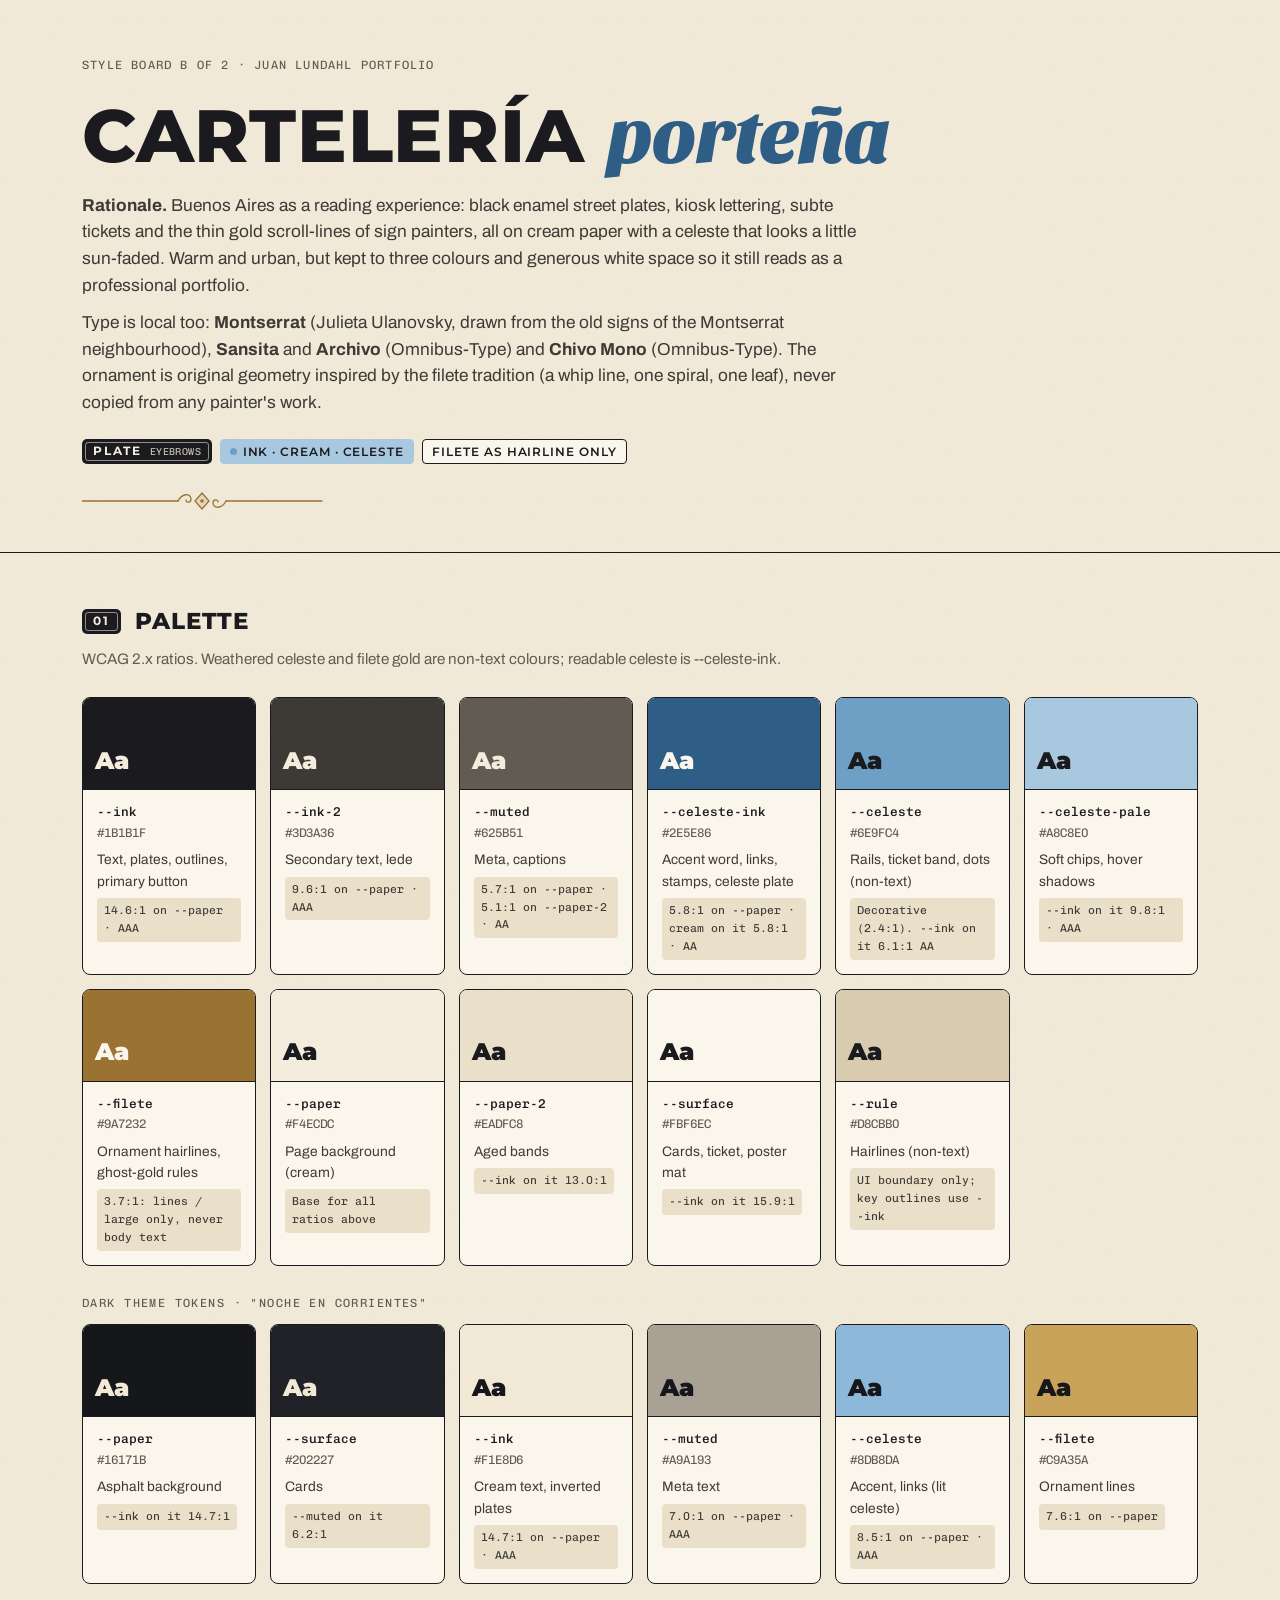
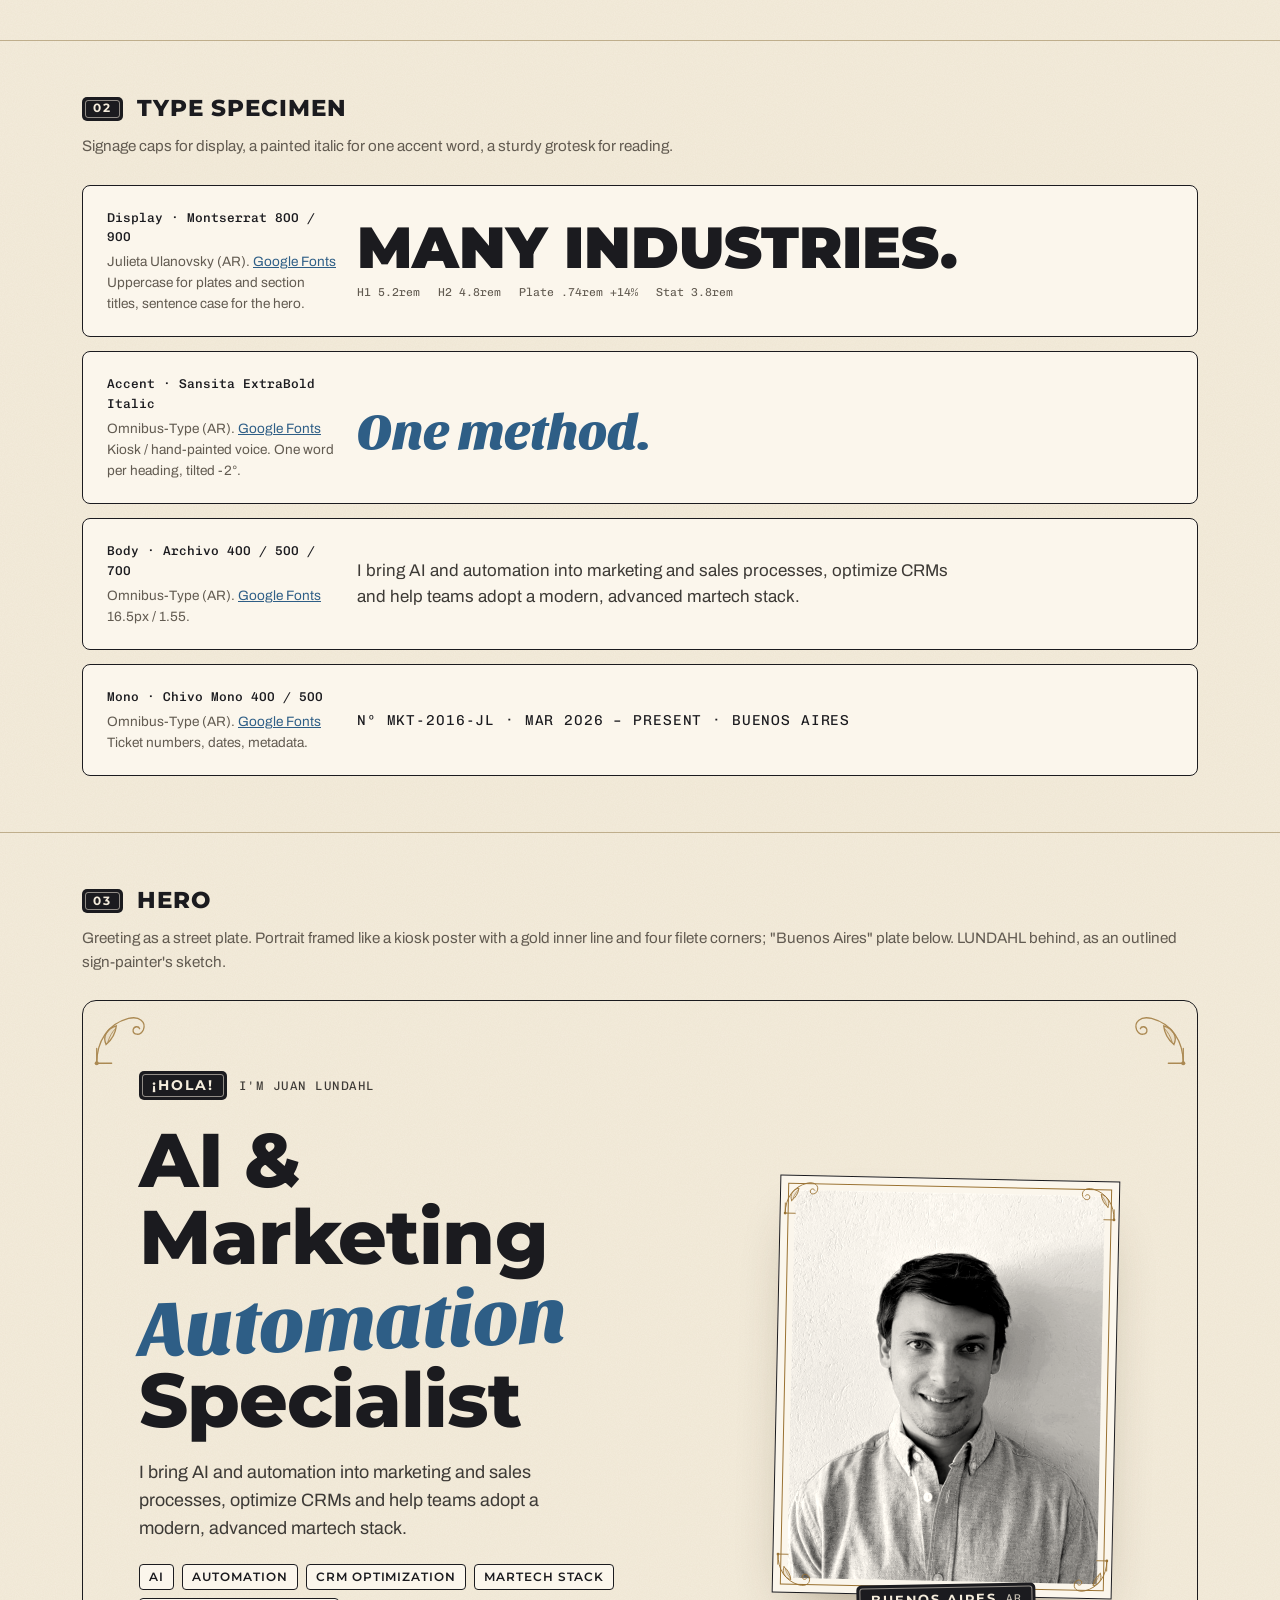
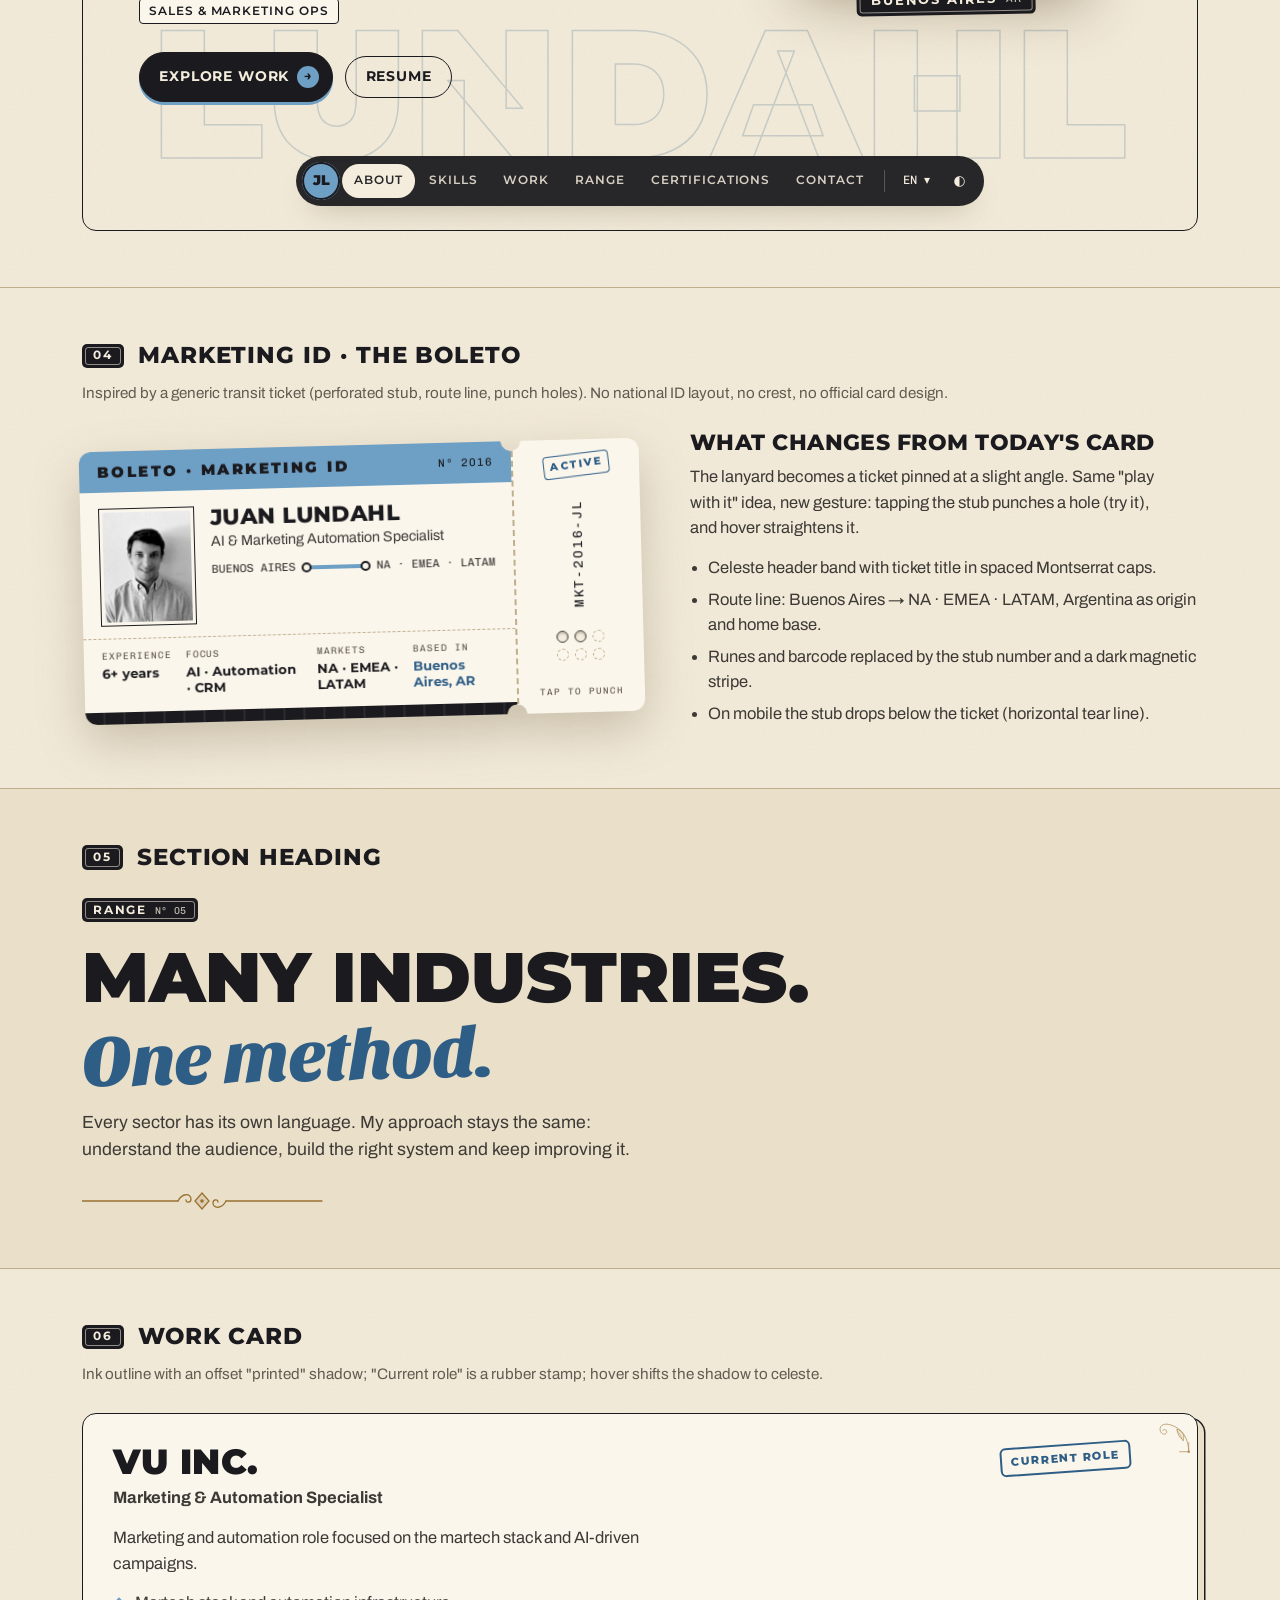
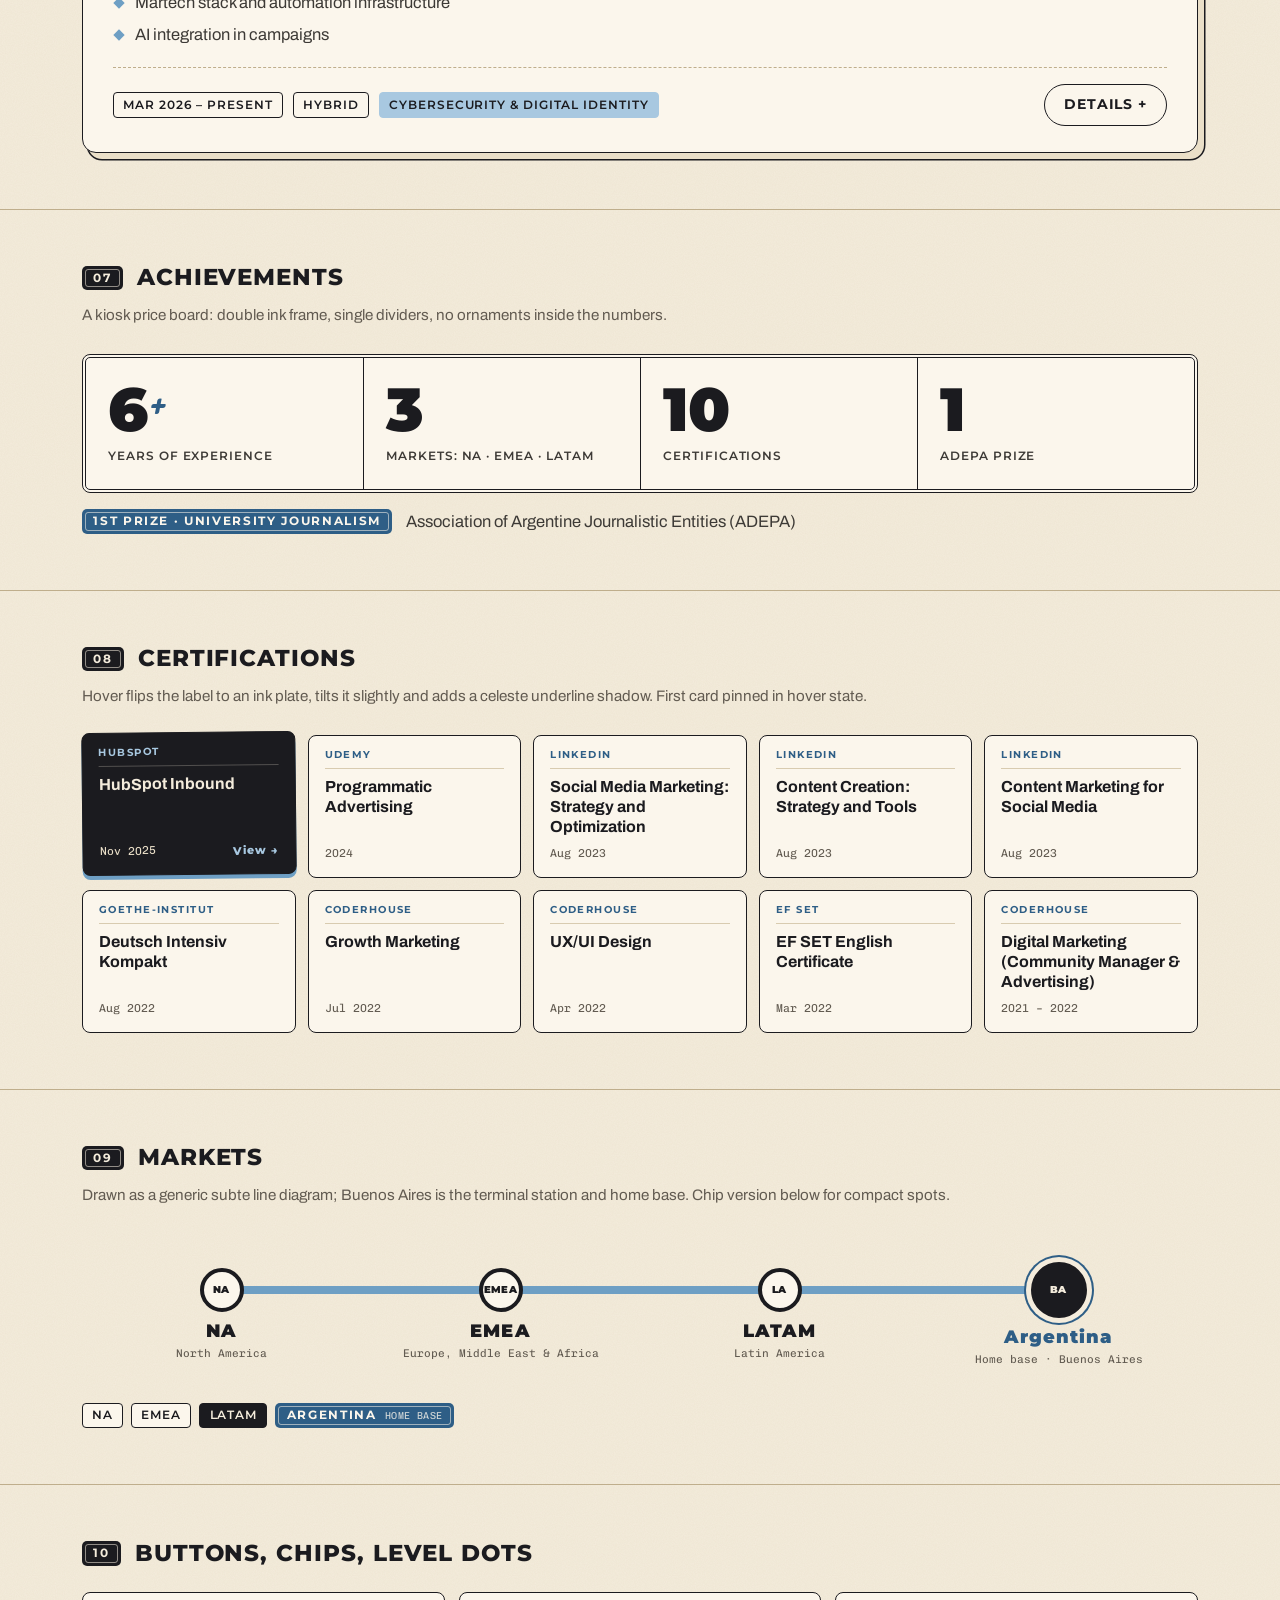
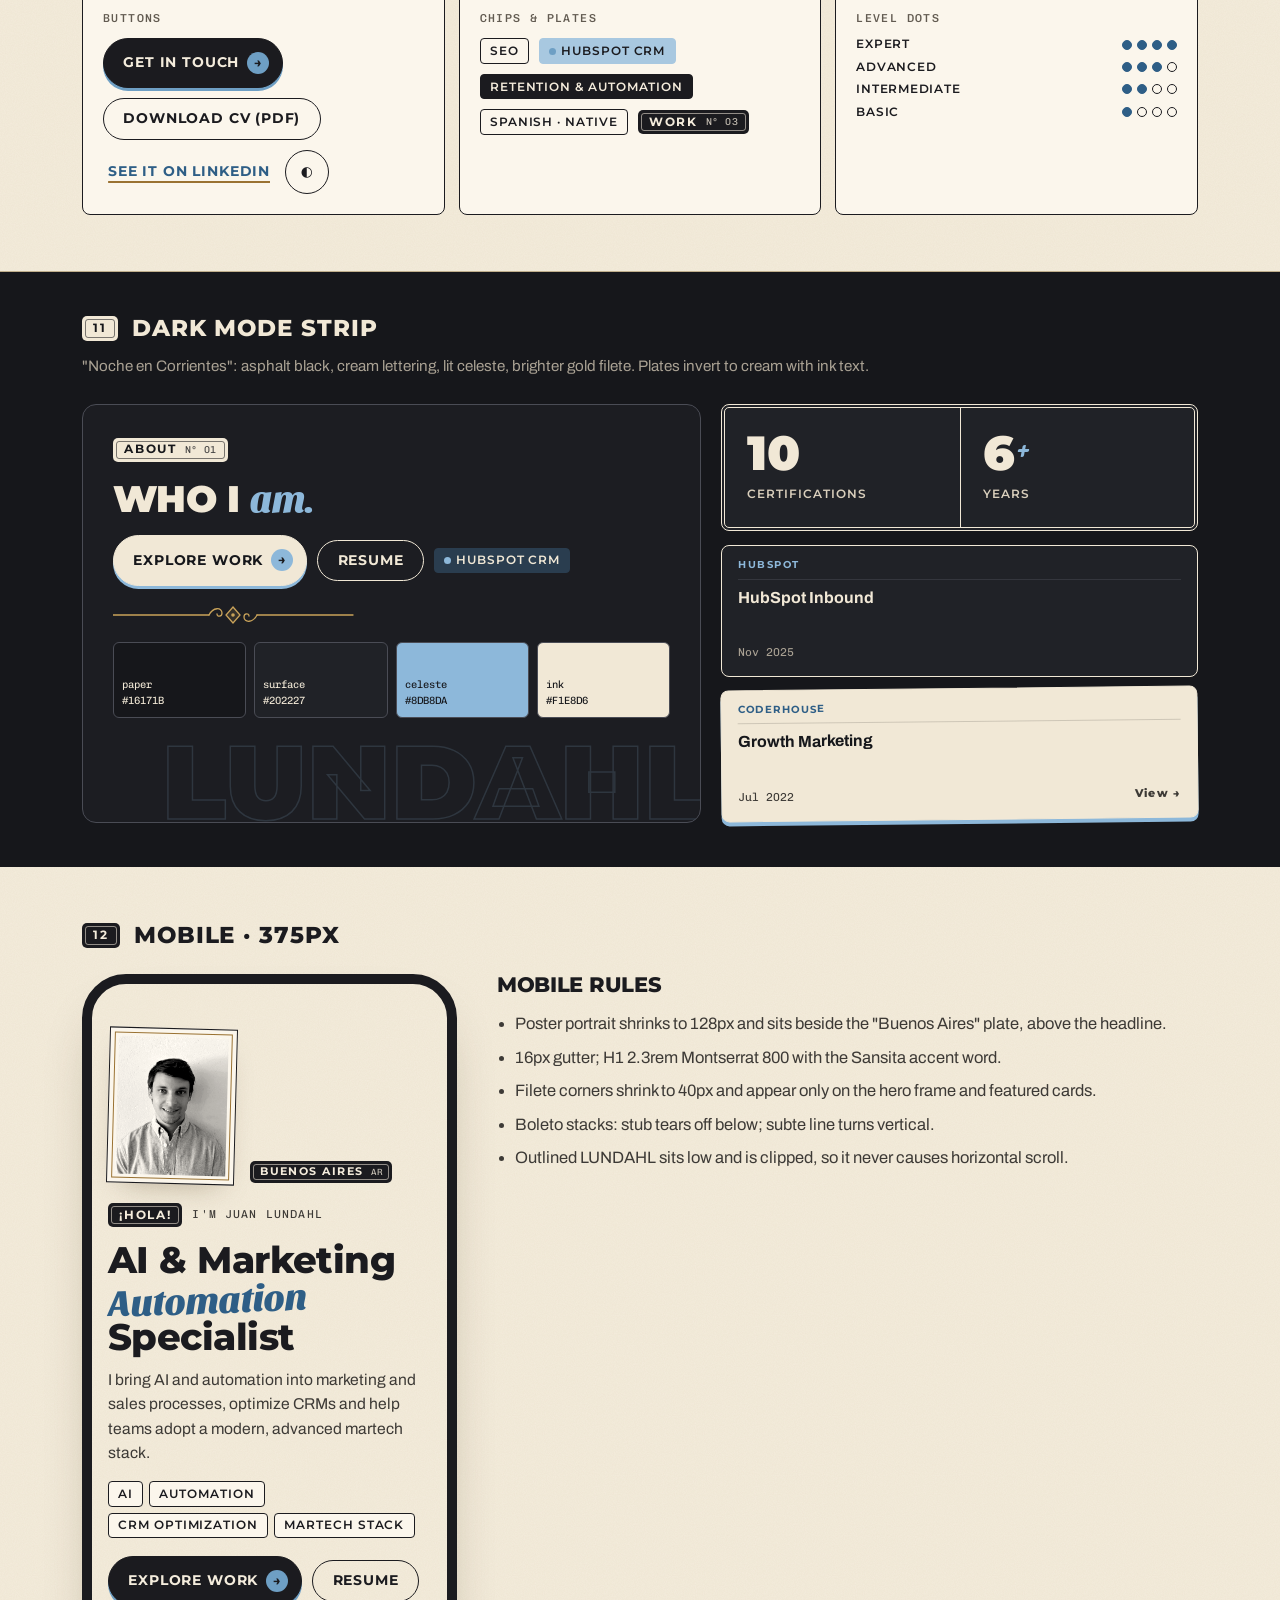
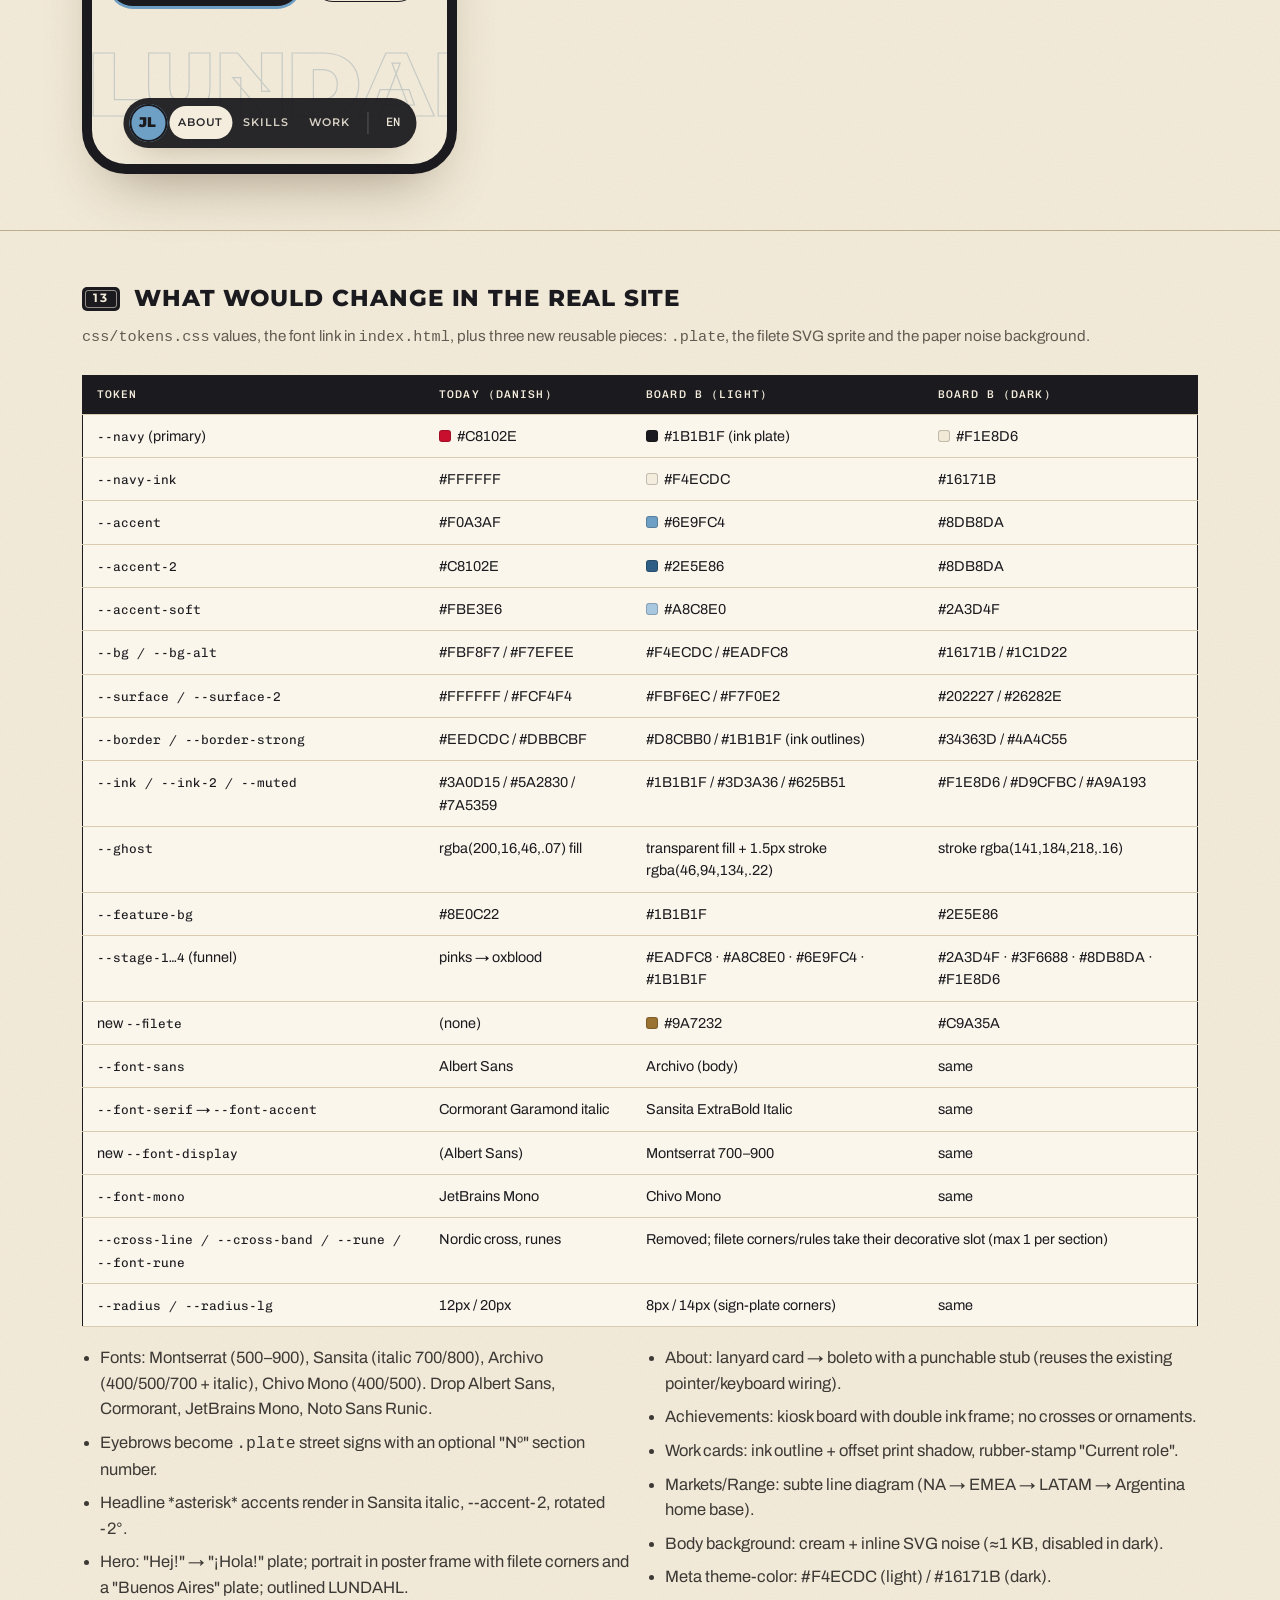
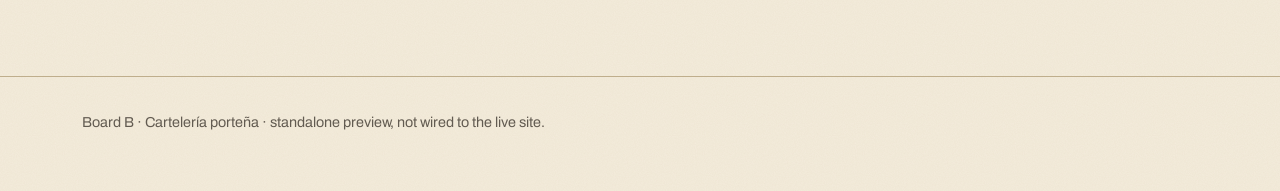
<file: docs/design-explorations/style-boards/board-b-portena.html>
<!doctype html>
<html lang="en">
<head>
<meta charset="utf-8">
<meta name="viewport" content="width=device-width, initial-scale=1">
<title>Board B · Cartelería porteña</title>
<link rel="preconnect" href="https://fonts.googleapis.com">
<link rel="preconnect" href="https://fonts.gstatic.com" crossorigin>
<link href="https://fonts.googleapis.com/css2?family=Montserrat:wght@500;600;700;800;900&family=Sansita:ital,wght@1,700;1,800&family=Archivo:ital,wght@0,400;0,500;0,700;1,400&family=Chivo+Mono:wght@400;500&display=swap" rel="stylesheet">
<style>
/* ==========================================================================
   STYLE BOARD B - "Cartelería porteña"
   Street-sign plates, kiosk lettering and subte-ticket layouts on cream paper.
   Proposed tokens for the real site (light = default).
   ========================================================================== */
:root {
  color-scheme: light;
  /* Paper */
  --paper: #F4ECDC;          /* cream paper (page) */
  --paper-2: #EADFC8;        /* aged band */
  --surface: #FBF6EC;        /* cards */
  --rule: #D8CBB0;           /* hairlines */
  --rule-strong: #BFAE8C;

  /* Ink */
  --ink: #1B1B1F;            /* street-sign black */
  --ink-2: #3D3A36;
  --muted: #625B51;

  /* Celeste, weathered */
  --celeste: #6E9FC4;        /* faded sign blue: fills, rails, ornaments (non-text) */
  --celeste-ink: #2E5E86;    /* readable celeste: links, italic accent */
  --celeste-pale: #A8C8E0;   /* washes, hover fills */

  /* Filete line */
  --filete: #9A7232;         /* old-gold ornament line (non-text) */

  /* Roles */
  --primary: var(--ink);
  --on-primary: var(--paper);
  --plate-bg: var(--ink);
  --plate-ink: var(--paper);
  --ghost-stroke: rgba(46, 94, 134, 0.22);
  --nav-bg: rgba(27, 27, 31, 0.94);
  --nav-ink: #F4ECDC;

  --shadow-sm: 0 1px 0 rgba(27, 27, 31, 0.08);
  --shadow-md: 0 14px 30px -16px rgba(60, 40, 10, 0.35);
  --shadow-lg: 0 30px 60px -28px rgba(60, 40, 10, 0.45);

  --font-display: "Montserrat", "Segoe UI", system-ui, sans-serif;
  --font-accent: "Sansita", "Georgia", serif;
  --font-sans: "Archivo", "Segoe UI", system-ui, sans-serif;
  --font-mono: "Chivo Mono", ui-monospace, Consolas, monospace;

  --radius-sm: 4px;
  --radius: 8px;
  --radius-lg: 14px;
  --radius-pill: 999px;
  --gutter: 16px;
  --ease: cubic-bezier(0.22, 1, 0.36, 1);

  --noise: url("data:image/svg+xml,%3Csvg xmlns='http://www.w3.org/2000/svg' width='160' height='160'%3E%3Cfilter id='n'%3E%3CfeTurbulence type='fractalNoise' baseFrequency='.9' numOctaves='2' stitchTiles='stitch'/%3E%3CfeColorMatrix values='0 0 0 0 .35 0 0 0 0 .25 0 0 0 0 .1 0 0 0 .07 0'/%3E%3C/filter%3E%3Crect width='100%25' height='100%25' filter='url(%23n)'/%3E%3C/svg%3E");
}
@media (min-width: 720px) { :root { --gutter: 32px; } }

/* Dark tokens: "Noche en Corrientes" (scoped to the dark strip on this board) */
.theme-dark {
  color-scheme: dark;
  --paper: #16171B;
  --paper-2: #1C1D22;
  --surface: #202227;
  --rule: #34363D;
  --rule-strong: #4A4C55;
  --ink: #F1E8D6;
  --ink-2: #D9CFBC;
  --muted: #A9A193;
  --celeste: #8DB8DA;
  --celeste-ink: #8DB8DA;
  --celeste-pale: #2A3D4F;
  --filete: #C9A35A;
  --primary: #F1E8D6;
  --on-primary: #16171B;
  --plate-bg: #F1E8D6;
  --plate-ink: #16171B;
  --ghost-stroke: rgba(141, 184, 218, 0.16);
  --nav-bg: rgba(241, 232, 214, 0.96);
  --nav-ink: #16171B;
  --shadow-md: 0 14px 30px -16px rgba(0, 0, 0, 0.7);
  --shadow-lg: 0 30px 60px -28px rgba(0, 0, 0, 0.8);
  --noise: none;
}

/* ---------- Base ---------- */
*, *::before, *::after { box-sizing: border-box; }
html { -webkit-text-size-adjust: 100%; }
body {
  margin: 0; color: var(--ink); font-family: var(--font-sans); font-size: 16.5px; line-height: 1.55; overflow-x: hidden;
  background-color: var(--paper); background-image: var(--noise);
}
img { max-width: 100%; display: block; }
h1, h2, h3, h4 { margin: 0; font-family: var(--font-display); font-weight: 800; line-height: 1.02; letter-spacing: -0.015em; }
p { margin: 0; }
em.acc { font-family: var(--font-accent); font-style: italic; font-weight: 800; color: var(--celeste-ink); letter-spacing: 0; }
.wrap { max-width: 1180px; margin: 0 auto; padding: 0 var(--gutter); }
.mono { font-family: var(--font-mono); }

/* Street-sign plate (signature element) */
.plate {
  display: inline-flex; align-items: center; gap: 0.7em; position: relative;
  background: var(--plate-bg); color: var(--plate-ink); border-radius: 5px; padding: 0.55em 0.95em 0.5em;
  font: 700 0.74rem/1 var(--font-display); letter-spacing: 0.14em; text-transform: uppercase;
}
.plate::after { content: ""; position: absolute; inset: 3px; border: 1px solid currentColor; border-radius: 3px; opacity: 0.55; pointer-events: none; }
.plate small { font-family: var(--font-mono); font-weight: 400; letter-spacing: 0.04em; font-size: 0.85em; opacity: 0.8; }
.plate.is-celeste { background: var(--celeste-ink); color: #FBF6EC; }

.filete { display: block; color: var(--filete); }
.filete-rule { width: 100%; height: 22px; }

/* Board chrome */
.board-head { padding: 56px 0 40px; border-bottom: 1.5px solid var(--ink); position: relative; }
.board-head .tag { font-family: var(--font-mono); font-size: 0.75rem; letter-spacing: 0.1em; text-transform: uppercase; color: var(--muted); }
.board-head h1 { font-size: clamp(2.3rem, 1.3rem + 4.4vw, 4.6rem); margin: 16px 0 20px; text-transform: uppercase; letter-spacing: 0.01em; }
.board-head h1 em.acc { text-transform: none; font-size: 1.05em; }
.board-head .why { max-width: 800px; color: var(--ink-2); font-size: 1.08rem; }
.board-head .why + .why { margin-top: 10px; }
.board-head .pills { display: flex; flex-wrap: wrap; gap: 8px; margin-top: 22px; }

.blk { padding: 56px 0; border-bottom: 1px solid var(--rule-strong); }
.blk-label { display: flex; align-items: center; gap: 14px; margin-bottom: 26px; flex-wrap: wrap; }
.blk-label h2 { font-size: 1.45rem; text-transform: uppercase; letter-spacing: 0.04em; }
.blk-label .note { color: var(--muted); font-size: 0.95rem; flex-basis: 100%; }

/* ---------- Palette ---------- */
.swatches { display: grid; grid-template-columns: repeat(auto-fill, minmax(158px, 1fr)); gap: 14px; }
.sw { background: var(--surface); border: 1.5px solid var(--ink); border-radius: var(--radius); overflow: hidden; }
.sw .chip-c { height: 92px; display: flex; align-items: flex-end; padding: 10px 12px; font-family: var(--font-display); font-weight: 900; font-size: 1.5rem; border-bottom: 1.5px solid var(--ink); }
.sw .meta { padding: 12px 14px 14px; font-size: 0.86rem; }
.sw .meta b { display: block; font-family: var(--font-mono); font-weight: 500; font-size: 0.8rem; }
.sw .meta .hex { font-family: var(--font-mono); color: var(--muted); font-size: 0.78rem; }
.sw .meta .role { color: var(--ink-2); margin-top: 6px; }
.sw .meta .aa { margin-top: 6px; font-family: var(--font-mono); font-size: 0.72rem; color: var(--ink-2); background: var(--paper-2); border-radius: 4px; padding: 4px 7px; display: inline-block; }
.subhead { font-family: var(--font-mono); font-size: 0.74rem; letter-spacing: 0.12em; text-transform: uppercase; color: var(--muted); margin: 28px 0 12px; }

/* ---------- Type ---------- */
.type-grid { display: grid; gap: 14px; }
.spec { background: var(--surface); border: 1.5px solid var(--ink); border-radius: var(--radius); padding: 22px 24px; display: grid; grid-template-columns: 230px 1fr; gap: 20px; align-items: center; }
.spec .who { font-size: 0.85rem; color: var(--muted); }
.spec .who b { display: block; color: var(--ink); font-family: var(--font-mono); font-weight: 500; font-size: 0.8rem; margin-bottom: 4px; }
.spec .who a { color: var(--celeste-ink); }
.spec .s-display { font-family: var(--font-display); font-weight: 900; text-transform: uppercase; font-size: clamp(2rem, 1.2rem + 3vw, 3.6rem); line-height: 0.95; letter-spacing: 0; }
.spec .s-accent { font-family: var(--font-accent); font-style: italic; font-weight: 800; font-size: clamp(2rem, 1.3rem + 2.4vw, 3.2rem); color: var(--celeste-ink); line-height: 1; }
.spec .s-body { font-size: 1.06rem; max-width: 62ch; color: var(--ink-2); }
.spec .s-mono { font-family: var(--font-mono); font-size: 0.9rem; letter-spacing: 0.06em; }
.scale { display: flex; flex-wrap: wrap; gap: 18px; margin-top: 10px; color: var(--muted); font-family: var(--font-mono); font-size: 0.72rem; }

/* ---------- Shared components ---------- */
.btn {
  display: inline-flex; align-items: center; gap: 0.6em; border: 1.5px solid var(--ink); cursor: pointer; text-decoration: none;
  font: 700 0.86rem/1 var(--font-display); letter-spacing: 0.06em; text-transform: uppercase; padding: 0.95em 1.4em; border-radius: var(--radius-pill);
  transition: transform 160ms var(--ease), background-color 160ms, color 160ms, box-shadow 160ms;
}
.btn-primary { background: var(--primary); color: var(--on-primary); border-color: var(--primary); box-shadow: 0 3px 0 var(--celeste); }
.btn-primary .arw { width: 22px; height: 22px; border-radius: 50%; background: var(--celeste); color: #1B1B1F; display: grid; place-items: center; font-size: 0.8rem; margin-right: -0.5em; }
.btn-primary:hover { transform: translateY(-2px); box-shadow: 0 5px 0 var(--celeste); }
.btn-secondary { background: transparent; color: var(--ink); }
.btn-secondary:hover { background: var(--ink); color: var(--paper); }
.btn-ghost { border-color: transparent; color: var(--celeste-ink); padding-left: 0.3em; padding-right: 0.3em; text-decoration: underline; text-decoration-color: var(--filete); text-underline-offset: 5px; text-decoration-thickness: 1.5px; }
.btn-icon { width: 44px; height: 44px; padding: 0; justify-content: center; background: transparent; color: var(--ink); }
.btn:focus-visible, .cert:focus-visible, .stub:focus-visible { outline: 2px solid var(--celeste-ink); outline-offset: 3px; }

.chip {
  display: inline-flex; align-items: center; gap: 0.45em; padding: 0.5em 0.8em 0.45em; border-radius: var(--radius-sm);
  border: 1.5px solid var(--ink); color: var(--ink); background: var(--surface);
  font: 600 0.72rem/1.1 var(--font-display); letter-spacing: 0.08em; text-transform: uppercase;
}
.chip.is-soft { background: var(--celeste-pale); border-color: var(--celeste-pale); color: #1B1B1F; }
.chip.is-active { background: var(--ink); color: var(--paper); }
.chip .dot { width: 7px; height: 7px; border-radius: 50%; background: var(--celeste); }
.theme-dark .chip.is-soft { color: var(--ink); }

.dots { display: inline-flex; gap: 5px; }
.dots i { width: 10px; height: 10px; border-radius: 50%; border: 1.5px solid var(--ink); }
.dots i.on { background: var(--celeste-ink); border-color: var(--celeste-ink); }

/* ---------- Hero ---------- */
.stage { position: relative; border: 1.5px solid var(--ink); border-radius: var(--radius-lg); overflow: hidden; background-color: var(--paper); background-image: var(--noise); }
.stage-corners .c { position: absolute; width: 56px; height: 56px; color: var(--filete); opacity: 0.8; z-index: 2; pointer-events: none; }
.stage-corners .tl { top: 10px; left: 10px; }
.stage-corners .tr { top: 10px; right: 10px; transform: scaleX(-1); }
.hero { position: relative; padding: 70px 56px 128px; display: grid; grid-template-columns: 1.3fr 0.9fr; gap: 48px; align-items: center; min-height: 620px; isolation: isolate; }
.hero .ghost {
  position: absolute; z-index: -1; left: 50%; bottom: 64px; transform: translateX(-50%); white-space: nowrap; pointer-events: none;
  font-family: var(--font-display); font-weight: 900; font-size: clamp(5rem, 1rem + 13vw, 13.5rem); line-height: 0.8; letter-spacing: 0.02em;
  color: transparent; -webkit-text-stroke: 1.5px var(--ghost-stroke);
}
.hero .hello { display: flex; gap: 12px; align-items: center; flex-wrap: wrap; }
.hero .hello .plate { font-size: 0.86rem; }
.hero .hello span:not(.plate) { font-family: var(--font-mono); font-size: 0.78rem; letter-spacing: 0.12em; text-transform: uppercase; color: var(--ink-2); }
.hero h1 { font-size: clamp(2.5rem, 1.3rem + 4.3vw, 5.2rem); margin: 22px 0 20px; }
.hero h1 em.acc { display: inline-block; font-size: 1.04em; transform: rotate(-2deg); }
.hero .lede { font-size: 1.12rem; color: var(--ink-2); max-width: 46ch; }
.hero .tags { list-style: none; padding: 0; margin: 22px 0 28px; display: flex; flex-wrap: wrap; gap: 8px; }
.hero .ctas { display: flex; flex-wrap: wrap; gap: 12px; align-items: center; }

.poster { position: relative; justify-self: center; width: min(100%, 340px); }
.poster .frame { position: relative; background: var(--surface); border: 1.5px solid var(--ink); padding: 14px; box-shadow: var(--shadow-lg); transform: rotate(1.2deg); }
.poster .frame::before { content: ""; position: absolute; inset: 7px; border: 1px solid var(--filete); pointer-events: none; }
.poster .frame img { width: 100%; aspect-ratio: 4 / 5; object-fit: cover; object-position: 50% 28%; filter: grayscale(1) contrast(1.08) sepia(0.12); }
.poster .frame .c { position: absolute; width: 38px; height: 38px; color: var(--filete); }
.poster .frame .c.tl { top: 2px; left: 2px; }
.poster .frame .c.tr { top: 2px; right: 2px; transform: scaleX(-1); }
.poster .frame .c.bl { bottom: 2px; left: 2px; transform: scaleY(-1); }
.poster .frame .c.br { bottom: 2px; right: 2px; transform: scale(-1, -1); }
.poster .sign { position: absolute; left: 50%; bottom: -20px; transform: translateX(-50%) rotate(-1deg); white-space: nowrap; font-size: 0.82rem; padding: 0.7em 1.1em 0.65em; box-shadow: var(--shadow-md); }

.navpill {
  position: absolute; left: 50%; bottom: 24px; transform: translateX(-50%); display: flex; align-items: center; gap: 2px; z-index: 3;
  background: var(--nav-bg); color: var(--nav-ink); border-radius: var(--radius-pill); padding: 6px; box-shadow: var(--shadow-md);
  white-space: nowrap; max-width: calc(100% - 24px); overflow: hidden;
}
.navpill .mark { width: 38px; height: 38px; border-radius: 50%; background: var(--celeste); color: #1B1B1F; display: grid; place-items: center; font: 900 0.85rem/1 var(--font-display); flex: none; box-shadow: inset 0 0 0 2px #1B1B1F, inset 0 0 0 3.5px var(--celeste); }
.navpill a { font: 600 0.74rem/1 var(--font-display); letter-spacing: 0.08em; text-transform: uppercase; color: inherit; text-decoration: none; padding: 11px 12px; border-radius: var(--radius-pill); opacity: 0.86; }
.navpill a.on { background: var(--nav-ink); color: var(--nav-bg); opacity: 1; }
.theme-dark .navpill a.on { color: #F1E8D6; background: #16171B; }
.navpill .sep { width: 1px; height: 22px; background: currentColor; opacity: 0.25; margin: 0 6px; }
.navpill .lang { font-family: var(--font-mono); font-size: 0.76rem; padding: 0 10px; }

/* ---------- Boleto (Marketing ID) ---------- */
.id-wrap { display: grid; grid-template-columns: minmax(0, 560px) 1fr; gap: 48px; align-items: center; }
.boleto { display: flex; filter: drop-shadow(0 18px 24px rgba(60, 40, 10, 0.22)); transform: rotate(-1.5deg); transition: transform 400ms var(--ease); }
.boleto:hover { transform: rotate(0) translateY(-3px); }
.boleto .main {
  flex: 1; min-width: 0; background: var(--surface); border-radius: 12px 0 0 12px; position: relative; overflow: hidden;
  -webkit-mask: radial-gradient(circle 10px at 100% 0, transparent 9.5px, #000 10px) top right / 100% 51% no-repeat, radial-gradient(circle 10px at 100% 100%, transparent 9.5px, #000 10px) bottom right / 100% 51% no-repeat;
          mask: radial-gradient(circle 10px at 100% 0, transparent 9.5px, #000 10px) top right / 100% 51% no-repeat, radial-gradient(circle 10px at 100% 100%, transparent 9.5px, #000 10px) bottom right / 100% 51% no-repeat;
}
.boleto .top { background: var(--celeste); color: #1B1B1F; display: flex; justify-content: space-between; align-items: center; padding: 12px 18px; gap: 12px; }
.boleto .top b { font: 900 0.95rem/1 var(--font-display); letter-spacing: 0.16em; text-transform: uppercase; }
.boleto .top span { font-family: var(--font-mono); font-size: 0.7rem; letter-spacing: 0.08em; }
.boleto .body { display: grid; grid-template-columns: 96px 1fr; gap: 16px; padding: 16px 18px 12px; }
.boleto .ph { border: 1.5px solid var(--ink); padding: 3px; background: var(--surface); }
.boleto .ph img { width: 100%; aspect-ratio: 4/5; object-fit: cover; object-position: 50% 25%; filter: grayscale(1) contrast(1.06); }
.boleto h4 { font-size: 1.35rem; text-transform: uppercase; letter-spacing: 0.02em; }
.boleto .role { font-size: 0.9rem; color: var(--ink-2); margin-top: 4px; line-height: 1.3; }
.boleto .route { margin-top: 10px; display: flex; align-items: center; gap: 8px; font-family: var(--font-mono); font-size: 0.72rem; color: var(--ink-2); flex-wrap: wrap; }
.boleto .route .ln { flex: 1; min-width: 30px; height: 4px; background: var(--celeste); border-radius: 2px; position: relative; }
.boleto .route .ln::before, .boleto .route .ln::after { content: ""; position: absolute; top: -3px; width: 10px; height: 10px; border-radius: 50%; background: var(--surface); border: 2px solid #1B1B1F; }
.theme-dark .boleto .route .ln::before, .theme-dark .boleto .route .ln::after { border-color: var(--ink); }
.boleto .route .ln::before { left: -2px; } .boleto .route .ln::after { right: -2px; }
.boleto dl { display: grid; grid-template-columns: repeat(4, auto); gap: 8px 14px; margin: 0; padding: 10px 18px 14px; border-top: 1px dashed var(--rule-strong); }
.boleto dt { font-family: var(--font-mono); font-size: 0.6rem; letter-spacing: 0.1em; text-transform: uppercase; color: var(--muted); }
.boleto dd { margin: 2px 0 0; font: 700 0.8rem/1.25 var(--font-display); }
.boleto dd.home { color: var(--celeste-ink); }
.boleto .stripe { height: 12px; background: repeating-linear-gradient(90deg, #1B1B1F 0 18px, #2a2a30 18px 20px); }
.stub {
  width: 128px; flex: none; background: var(--surface); border-radius: 0 12px 12px 0; position: relative; padding: 14px 12px; cursor: pointer;
  border-left: 2px dashed var(--rule-strong);
  -webkit-mask: radial-gradient(circle 10px at 0 0, transparent 9.5px, #000 10px) top left / 100% 51% no-repeat, radial-gradient(circle 10px at 0 100%, transparent 9.5px, #000 10px) bottom left / 100% 51% no-repeat;
          mask: radial-gradient(circle 10px at 0 0, transparent 9.5px, #000 10px) top left / 100% 51% no-repeat, radial-gradient(circle 10px at 0 100%, transparent 9.5px, #000 10px) bottom left / 100% 51% no-repeat;
  display: flex; flex-direction: column; align-items: center; justify-content: space-between; gap: 10px;
}
.stub .valid { font: 800 0.66rem/1 var(--font-display); letter-spacing: 0.14em; text-transform: uppercase; color: var(--celeste-ink); border: 1.5px solid currentColor; border-radius: 4px; padding: 5px 6px; transform: rotate(-6deg); }
.stub .num { white-space: nowrap; writing-mode: vertical-rl; transform: rotate(180deg); font-family: var(--font-mono); font-size: 0.82rem; letter-spacing: 0.14em; }
.stub .holes { display: grid; grid-template-columns: repeat(3, 12px); gap: 6px; }
.stub .holes i { width: 12px; height: 12px; border-radius: 50%; border: 1px dashed var(--rule-strong); }
.stub .holes i.p { background: var(--paper); border: 1.5px solid var(--ink-2); box-shadow: inset 0 2px 2px rgba(0,0,0,.18); }
.stub .lbl { font-family: var(--font-mono); font-size: 0.58rem; letter-spacing: 0.1em; color: var(--muted); text-transform: uppercase; text-align: center; }
.id-notes h3 { font-size: 1.4rem; text-transform: uppercase; letter-spacing: 0.02em; margin-bottom: 10px; }
.id-notes p { color: var(--ink-2); max-width: 52ch; }
.id-notes ul { color: var(--ink-2); padding-left: 1.1em; margin: 14px 0 0; }
.id-notes li { margin: 6px 0; }

/* ---------- Section heading ---------- */
.sec-head { max-width: 820px; }
.sec-head h2 { font-size: clamp(2.3rem, 1.2rem + 4vw, 4.8rem); margin: 20px 0 16px; text-transform: uppercase; font-weight: 900; letter-spacing: 0; }
.sec-head h2 em.acc { display: block; text-transform: none; font-size: 1.02em; transform: rotate(-1.5deg); transform-origin: left; margin-top: 0.08em; }
.sec-head p { color: var(--ink-2); font-size: 1.1rem; max-width: 56ch; }
.sec-head .filete-rule { margin-top: 26px; max-width: 520px; }

/* ---------- Work card ---------- */
.work { position: relative; background: var(--surface); border: 1.5px solid var(--ink); border-radius: var(--radius-lg); padding: 30px 30px 26px; box-shadow: 6px 6px 0 var(--paper-2), 6px 6px 0 1.5px var(--ink); transition: transform 200ms var(--ease), box-shadow 200ms; }
.work:hover { transform: translate(-2px, -2px); box-shadow: 8px 8px 0 var(--celeste-pale), 8px 8px 0 1.5px var(--ink); }
.work .hd { display: flex; justify-content: space-between; align-items: flex-start; gap: 16px; flex-wrap: wrap; }
.work h3 { font-size: 2.2rem; text-transform: uppercase; font-weight: 900; letter-spacing: 0.01em; }
.work .role { font-weight: 700; color: var(--ink-2); margin-top: 6px; }
.work .meta { display: flex; gap: 8px; flex-wrap: wrap; align-items: center; }
.work .stamp { font: 800 0.7rem/1 var(--font-display); letter-spacing: 0.14em; text-transform: uppercase; color: var(--celeste-ink); border: 2px solid currentColor; border-radius: 6px; padding: 7px 9px; transform: rotate(-4deg); }
.work .sum { color: var(--ink-2); margin-top: 14px; max-width: 64ch; }
.work ul { margin: 14px 0 0; padding: 0; list-style: none; }
.work li { padding-left: 22px; position: relative; margin: 6px 0; color: var(--ink-2); }
.work li::before { content: ""; position: absolute; left: 2px; top: 0.55em; width: 8px; height: 8px; background: var(--celeste); transform: rotate(45deg); }
.work .ft { display: flex; justify-content: space-between; align-items: center; margin-top: 20px; padding-top: 16px; border-top: 1px dashed var(--rule-strong); gap: 12px; flex-wrap: wrap; }
.work .c { position: absolute; width: 34px; height: 34px; color: var(--filete); opacity: 0.75; }
.work .c.tr { top: 6px; right: 6px; transform: scaleX(-1); }

/* ---------- Achievements ---------- */
.ach { display: grid; grid-template-columns: repeat(4, 1fr); border: 4px double var(--ink); border-radius: var(--radius); background: var(--surface); }
.stat { padding: 24px 22px; position: relative; }
.stat + .stat { border-left: 1.5px solid var(--ink); }
.stat .v { font: 900 3.8rem/0.9 var(--font-display); letter-spacing: -0.02em; }
.stat .v sup { font-family: var(--font-accent); font-style: italic; font-size: 0.55em; color: var(--celeste-ink); vertical-align: 0.5em; margin-left: 2px; }
.stat .l { font: 600 0.74rem/1.35 var(--font-display); letter-spacing: 0.08em; text-transform: uppercase; color: var(--ink-2); margin-top: 12px; }
.award { margin-top: 16px; display: flex; align-items: center; gap: 14px; flex-wrap: wrap; }
.award .txt { color: var(--ink-2); }

/* ---------- Certifications ---------- */
.certs { display: grid; grid-template-columns: repeat(auto-fill, minmax(205px, 1fr)); gap: 12px; }
.cert {
  display: flex; flex-direction: column; gap: 8px; padding: 14px 16px; min-height: 132px; text-decoration: none; color: var(--ink);
  background: var(--surface); border: 1.5px solid var(--ink); border-radius: var(--radius);
  transition: transform 220ms var(--ease), background-color 220ms, color 220ms, box-shadow 220ms;
}
.cert .iss { font: 700 0.64rem/1 var(--font-display); letter-spacing: 0.14em; text-transform: uppercase; color: var(--celeste-ink); border-bottom: 1px solid var(--rule); padding-bottom: 8px; }
.cert .nm { font: 700 1rem/1.25 var(--font-sans); }
.cert .dt { margin-top: auto; font-family: var(--font-mono); font-size: 0.72rem; color: var(--muted); display: flex; justify-content: space-between; align-items: center; }
.cert .go { opacity: 0; transform: translateX(-4px); transition: 220ms var(--ease); font: 800 0.7rem/1 var(--font-display); letter-spacing: 0.1em; }
.cert:hover, .cert.demo-hover { background: var(--ink); color: var(--paper); transform: translateY(-3px) rotate(-0.6deg); box-shadow: 0 4px 0 var(--celeste); }
.cert:hover .iss, .cert.demo-hover .iss { color: var(--celeste-pale); border-color: rgba(244,236,220,.25); }
.cert:hover .dt, .cert.demo-hover .dt { color: var(--paper-2); }
.cert:hover .go, .cert.demo-hover .go { opacity: 1; transform: none; color: var(--celeste-pale); }
.theme-dark .cert:hover .iss, .theme-dark .cert.demo-hover .iss { color: var(--celeste-ink); }
.theme-dark .cert.demo-hover { background: var(--ink); color: #16171B; }
.theme-dark .cert.demo-hover .iss { color: #2E5E86; border-color: rgba(0,0,0,.15); }
.theme-dark .cert.demo-hover .dt, .theme-dark .cert.demo-hover .go { color: #3D3A36; }

/* ---------- Markets: subte line ---------- */
.line { position: relative; display: grid; grid-template-columns: repeat(4, 1fr); padding: 34px 0 6px; }
.line::before { content: ""; position: absolute; left: 12.5%; right: 12.5%; top: 52px; height: 8px; border-radius: 4px; background: var(--celeste); }
.st { position: relative; display: flex; flex-direction: column; align-items: center; text-align: center; gap: 10px; }
.st .dotc { width: 44px; height: 44px; border-radius: 50%; background: var(--surface); border: 4px solid var(--ink); position: relative; z-index: 1; display: grid; place-items: center; font: 900 0.62rem/1 var(--font-display); letter-spacing: 0.04em; }
.st b { font: 900 1.15rem/1 var(--font-display); letter-spacing: 0.06em; }
.st .txt { display: flex; flex-direction: column; gap: 5px; align-items: inherit; }
.st small { font-family: var(--font-mono); font-size: 0.7rem; color: var(--muted); }
.st.home .dotc { width: 56px; height: 56px; margin-top: -6px; background: var(--ink); color: var(--paper); border-color: var(--ink); box-shadow: 0 0 0 5px var(--paper), 0 0 0 7px var(--celeste-ink); }
.st.home b { color: var(--celeste-ink); }
.markets-chips { display: flex; flex-wrap: wrap; gap: 8px; margin-top: 28px; align-items: center; }

/* ---------- Kit ---------- */
.kit { display: grid; grid-template-columns: repeat(3, 1fr); gap: 14px; }
.kit > div { background: var(--surface); border: 1.5px solid var(--ink); border-radius: var(--radius); padding: 20px; }
.kit h4 { font-family: var(--font-mono); font-weight: 500; font-size: 0.72rem; letter-spacing: 0.12em; text-transform: uppercase; color: var(--muted); margin-bottom: 14px; }
.row { display: flex; flex-wrap: wrap; gap: 10px; align-items: center; }
.lv { display: grid; grid-template-columns: 1fr auto; gap: 10px 14px; align-items: center; font: 600 0.78rem/1 var(--font-display); letter-spacing: 0.06em; text-transform: uppercase; }

/* ---------- Dark strip ---------- */
.dark-strip { background: var(--paper); color: var(--ink); padding: 44px 0; }
.dark-strip .grid { display: grid; grid-template-columns: 1.3fr 1fr; gap: 20px; }
.dark-strip .mini { position: relative; overflow: hidden; border: 1.5px solid var(--rule-strong); border-radius: var(--radius-lg); padding: 30px; background: var(--paper-2); isolation: isolate; }
.dark-strip .mini .ghost { position: absolute; z-index: -1; right: -8px; bottom: -12px; font: 900 6.5rem/1 var(--font-display); color: transparent; -webkit-text-stroke: 1.5px var(--ghost-stroke); }
.dark-strip .mini h3 { font-size: 2.3rem; text-transform: uppercase; margin: 16px 0 18px; font-weight: 900; }
.dark-strip .mini h3 em.acc { text-transform: none; }
.dark-strip .dsw { display: grid; grid-template-columns: repeat(4, 1fr); gap: 8px; margin-top: 16px; }
.dark-strip .dsw div { border-radius: 6px; padding: 34px 8px 8px; font-family: var(--font-mono); font-size: 0.66rem; border: 1px solid var(--rule-strong); }
.dark-strip .side { display: grid; gap: 14px; align-content: start; }
.dark-strip .ach { grid-template-columns: 1fr 1fr; }
.dark-strip .stat .v { font-size: 3rem; }

/* ---------- Mobile preview ---------- */
.phone-row { display: flex; gap: 40px; align-items: flex-start; flex-wrap: wrap; }
.phone { width: 375px; max-width: 100%; border: 10px solid #1B1B1F; border-radius: 44px; overflow: hidden; background-color: var(--paper); background-image: var(--noise); box-shadow: var(--shadow-lg); flex: none; }
.phone .screen { position: relative; height: 780px; overflow: hidden; isolation: isolate; }
.phone .m-hero { padding: 44px 16px 0; }
.phone .m-ghost { position: absolute; z-index: -1; left: -4px; top: 655px; font: 900 5.6rem/1 var(--font-display); color: transparent; -webkit-text-stroke: 1.2px var(--ghost-stroke); }
.phone .m-top { display: flex; gap: 14px; align-items: flex-end; margin-bottom: 20px; }
.phone .m-photo { width: 128px; flex: none; background: var(--surface); border: 1.5px solid var(--ink); padding: 8px; transform: rotate(1.5deg); position: relative; box-shadow: var(--shadow-md); }
.phone .m-photo::before { content: ""; position: absolute; inset: 4px; border: 1px solid var(--filete); }
.phone .m-photo img { aspect-ratio: 4/5; width: 100%; object-fit: cover; object-position: 50% 28%; filter: grayscale(1) contrast(1.08) sepia(.12); }
.phone h1 { font-size: 2.3rem; margin: 14px 0 12px; }
.phone h1 em.acc { display: inline-block; transform: rotate(-2deg); }
.phone .lede { font-size: 0.98rem; color: var(--ink-2); }
.phone .tags { display: flex; flex-wrap: wrap; gap: 6px; margin: 16px 0 18px; }
.phone .navpill { bottom: 16px; }
.phone .navpill a { padding: 11px 9px; font-size: 0.68rem; }
.phone-notes { flex: 1; min-width: 260px; }
.phone-notes h3 { font-size: 1.3rem; text-transform: uppercase; }
.phone-notes ul { padding-left: 1.1em; color: var(--ink-2); }
.phone-notes li { margin: 8px 0; }

/* ---------- Changes ---------- */
.table-scroll { overflow-x: auto; }
.changes { width: 100%; border-collapse: collapse; font-size: 0.9rem; background: var(--surface); border: 1.5px solid var(--ink); }
.changes th, .changes td { text-align: left; padding: 10px 14px; border-bottom: 1px solid var(--rule); vertical-align: top; }
.changes th { font-family: var(--font-mono); font-weight: 500; font-size: 0.7rem; letter-spacing: 0.1em; text-transform: uppercase; color: var(--paper); background: var(--ink); }
.changes td code { font-family: var(--font-mono); font-size: 0.8rem; }
.changes .sw-i { display: inline-block; width: 12px; height: 12px; border-radius: 3px; vertical-align: -1px; margin-right: 6px; border: 1px solid rgba(0,0,0,.2); }
.list-cols { columns: 2; column-gap: 32px; color: var(--ink-2); padding-left: 1.1em; margin-top: 18px; }
.list-cols li { margin: 0 0 8px; break-inside: avoid; }
footer.board-foot { padding: 34px 0 60px; color: var(--muted); font-size: 0.9rem; }

/* ---------- Responsive ---------- */
@media (max-width: 960px) {
  .hero { grid-template-columns: 1fr; padding: 56px 24px 130px; }
  .poster { order: -1; width: min(100%, 250px); justify-self: start; }
  .id-wrap { grid-template-columns: 1fr; }
  .ach { grid-template-columns: repeat(2, 1fr); }
  .stat:nth-child(3) { border-left: 0; }
  .stat:nth-child(n+3) { border-top: 1.5px solid var(--ink); }
  .kit { grid-template-columns: 1fr; }
  .dark-strip .grid { grid-template-columns: 1fr; }
}
@media (max-width: 640px) {
  .spec { grid-template-columns: 1fr; gap: 10px; padding: 18px; }
  .hero { padding: 48px 18px 120px; min-height: 0; }
  .stage-corners .c { width: 40px; height: 40px; }
  .navpill a:not(.on) { display: none; }
  .boleto { flex-direction: column; transform: none; }
  .boleto .main { border-radius: 12px 12px 0 0; -webkit-mask: none; mask: none; }
  .stub { width: 100%; flex-direction: row; border-left: 0; border-top: 2px dashed var(--rule-strong); border-radius: 0 0 12px 12px; -webkit-mask: none; mask: none; }
  .stub .num { writing-mode: horizontal-tb; transform: none; }
  .boleto dl { grid-template-columns: repeat(2, auto); }
  .boleto .body { grid-template-columns: 80px 1fr; }
  .line { grid-template-columns: 1fr; gap: 18px; padding: 0 0 0 4px; }
  .line::before { left: 24px; right: auto; top: 22px; bottom: 30px; width: 8px; height: auto; }
  .st { flex-direction: row; text-align: left; gap: 14px; }
  .st .txt { align-items: flex-start; }
  .st.home .dotc { margin-left: -6px; margin-top: 0; }
  .stat .v { font-size: 2.8rem; }
  .list-cols { columns: 1; }
  .phone { border-width: 6px; border-radius: 30px; }
  .work { padding: 24px 20px 20px; }
  .work h3 { font-size: 1.8rem; }
}
@media (prefers-reduced-motion: reduce) { * { transition: none !important; } }
</style>
</head>
<body>

<!-- Original filete-inspired ornaments (own geometry: a whip line ending in a spiral, a single leaf, a lozenge rule) -->
<svg width="0" height="0" style="position:absolute" aria-hidden="true">
  <defs>
    <symbol id="f-corner" viewBox="0 0 60 60">
      <g fill="none" stroke="currentColor" stroke-width="1.4" stroke-linecap="round">
        <path d="M4 56 C4 32 16 14 38 8 C50 5 57 12 54 20 C51 27 42 26 43 20 C44 16 49 16 50 19"/>
        <path d="M4 56 L4 40 M4 56 L20 56"/>
        <path d="M14 36 C10 27 15 19 25 16 C24 25 20 31 14 36 Z" fill="currentColor" fill-opacity="0.12"/>
        <path d="M16 33 C18 27 20 23 24 19" stroke-width="0.9"/>
      </g>
      <circle cx="4" cy="56" r="2.2" fill="currentColor"/>
    </symbol>
    <symbol id="f-rule" viewBox="0 0 240 22" preserveAspectRatio="xMinYMid meet">
      <g fill="none" stroke="currentColor" stroke-width="1.3" stroke-linecap="round">
        <path d="M0 11 H96"/>
        <path d="M144 11 H240"/>
        <path d="M96 11 C100 3 109 3 109 9 C109 13 104 13 104 10"/>
        <path d="M144 11 C140 19 131 19 131 13 C131 9 136 9 136 12"/>
        <path d="M120 3 L127 11 L120 19 L113 11 Z" fill="currentColor" fill-opacity="0.15"/>
      </g>
      <circle cx="120" cy="11" r="1.8" fill="currentColor"/>
    </symbol>
  </defs>
</svg>

<header class="board-head">
  <div class="wrap">
    <p class="tag">Style board B of 2 · Juan Lundahl portfolio</p>
    <h1>Cartelería <em class="acc">porteña</em></h1>
    <p class="why"><strong>Rationale.</strong> Buenos Aires as a reading experience: black enamel street plates, kiosk lettering, subte tickets and the thin gold scroll-lines of sign painters, all on cream paper with a celeste that looks a little sun-faded. Warm and urban, but kept to three colours and generous white space so it still reads as a professional portfolio.</p>
    <p class="why">Type is local too: <strong>Montserrat</strong> (Julieta Ulanovsky, drawn from the old signs of the Montserrat neighbourhood), <strong>Sansita</strong> and <strong>Archivo</strong> (Omnibus-Type) and <strong>Chivo Mono</strong> (Omnibus-Type). The ornament is original geometry inspired by the filete tradition (a whip line, one spiral, one leaf), never copied from any painter's work.</p>
    <div class="pills">
      <span class="plate">Plate <small>eyebrows</small></span>
      <span class="chip is-soft"><span class="dot"></span>Ink · cream · celeste</span>
      <span class="chip">Filete as hairline only</span>
    </div>
    <svg class="filete filete-rule" style="max-width:420px;margin-top:26px" aria-hidden="true"><use href="#f-rule"/></svg>
  </div>
</header>

<!-- 01 PALETTE -->
<section class="blk">
  <div class="wrap">
    <div class="blk-label"><span class="plate">01</span><h2>Palette</h2><p class="note">WCAG 2.x ratios. Weathered celeste and filete gold are non-text colours; readable celeste is --celeste-ink.</p></div>
    <div class="swatches" id="sw-light"></div>
    <p class="subhead">Dark theme tokens · "Noche en Corrientes"</p>
    <div class="swatches" id="sw-dark"></div>
  </div>
</section>

<!-- 02 TYPE -->
<section class="blk">
  <div class="wrap">
    <div class="blk-label"><span class="plate">02</span><h2>Type specimen</h2><p class="note">Signage caps for display, a painted italic for one accent word, a sturdy grotesk for reading.</p></div>
    <div class="type-grid">
      <div class="spec">
        <div class="who"><b>Display · Montserrat 800 / 900</b>Julieta Ulanovsky (AR). <a href="https://fonts.google.com/specimen/Montserrat" target="_blank" rel="noopener">Google Fonts</a><br>Uppercase for plates and section titles, sentence case for the hero.</div>
        <div><div class="s-display">Many industries.</div><div class="scale"><span>H1 5.2rem</span><span>H2 4.8rem</span><span>Plate .74rem +14%</span><span>Stat 3.8rem</span></div></div>
      </div>
      <div class="spec">
        <div class="who"><b>Accent · Sansita ExtraBold Italic</b>Omnibus-Type (AR). <a href="https://fonts.google.com/specimen/Sansita" target="_blank" rel="noopener">Google Fonts</a><br>Kiosk / hand-painted voice. One word per heading, tilted -2°.</div>
        <div class="s-accent">One method.</div>
      </div>
      <div class="spec">
        <div class="who"><b>Body · Archivo 400 / 500 / 700</b>Omnibus-Type (AR). <a href="https://fonts.google.com/specimen/Archivo" target="_blank" rel="noopener">Google Fonts</a><br>16.5px / 1.55.</div>
        <p class="s-body">I bring AI and automation into marketing and sales processes, optimize CRMs and help teams adopt a modern, advanced martech stack.</p>
      </div>
      <div class="spec">
        <div class="who"><b>Mono · Chivo Mono 400 / 500</b>Omnibus-Type (AR). <a href="https://fonts.google.com/specimen/Chivo+Mono" target="_blank" rel="noopener">Google Fonts</a><br>Ticket numbers, dates, metadata.</div>
        <p class="s-mono">Nº MKT-2016-JL · MAR 2026 – PRESENT · BUENOS AIRES</p>
      </div>
    </div>
  </div>
</section>

<!-- 03 HERO -->
<section class="blk">
  <div class="wrap">
    <div class="blk-label"><span class="plate">03</span><h2>Hero</h2><p class="note">Greeting as a street plate. Portrait framed like a kiosk poster with a gold inner line and four filete corners; "Buenos Aires" plate below. LUNDAHL behind, as an outlined sign-painter's sketch.</p></div>
    <div class="stage">
      <div class="stage-corners" aria-hidden="true">
        <svg class="c tl"><use href="#f-corner"/></svg><svg class="c tr"><use href="#f-corner"/></svg>
      </div>
      <div class="hero">
        <div class="ghost" aria-hidden="true">LUNDAHL</div>
        <div>
          <p class="hello"><span class="plate">¡Hola!</span><span>I'm Juan Lundahl</span></p>
          <h1>AI &amp; Marketing <em class="acc">Automation</em> Specialist</h1>
          <p class="lede">I bring AI and automation into marketing and sales processes, optimize CRMs and help teams adopt a modern, advanced martech stack.</p>
          <ul class="tags">
            <li class="chip">AI</li><li class="chip">Automation</li><li class="chip">CRM Optimization</li><li class="chip">Martech Stack</li><li class="chip">Sales &amp; Marketing Ops</li>
          </ul>
          <div class="ctas">
            <a class="btn btn-primary" href="#">Explore work <span class="arw" aria-hidden="true">→</span></a>
            <a class="btn btn-secondary" href="#">Resume</a>
          </div>
        </div>
        <figure class="poster" style="margin:0">
          <div class="frame">
            <img src="../../../assets/img/juan.jpg" alt="Portrait of Juan Lundahl">
            <svg class="c tl" aria-hidden="true"><use href="#f-corner"/></svg><svg class="c tr" aria-hidden="true"><use href="#f-corner"/></svg>
            <svg class="c bl" aria-hidden="true"><use href="#f-corner"/></svg><svg class="c br" aria-hidden="true"><use href="#f-corner"/></svg>
          </div>
          <figcaption class="plate sign">Buenos Aires <small>AR</small></figcaption>
        </figure>
      </div>
      <nav class="navpill" aria-label="Sample navigation">
        <span class="mark">JL</span>
        <a href="#" class="on">About</a><a href="#">Skills</a><a href="#">Work</a><a href="#">Range</a><a href="#">Certifications</a><a href="#">Contact</a>
        <span class="sep"></span><span class="lang">EN ▾</span>
        <button class="btn btn-icon" style="width:36px;height:36px;border:0;color:inherit" aria-label="Toggle dark mode">◐</button>
      </nav>
    </div>
  </div>
</section>

<!-- 04 MARKETING ID -->
<section class="blk">
  <div class="wrap">
    <div class="blk-label"><span class="plate">04</span><h2>Marketing ID · the boleto</h2><p class="note">Inspired by a generic transit ticket (perforated stub, route line, punch holes). No national ID layout, no crest, no official card design.</p></div>
    <div class="id-wrap">
      <article class="boleto" aria-label="Marketing ID: Juan Lundahl, AI &amp; Marketing Automation Specialist">
        <div class="main">
          <header class="top"><b>Boleto · Marketing ID</b><span>Nº 2016</span></header>
          <div class="body">
            <div class="ph"><img src="../../../assets/img/juan.jpg" alt=""></div>
            <div>
              <h4>Juan Lundahl</h4>
              <p class="role">AI &amp; Marketing Automation Specialist</p>
              <div class="route"><span>BUENOS AIRES</span><span class="ln" aria-hidden="true"></span><span>NA · EMEA · LATAM</span></div>
            </div>
          </div>
          <dl>
            <div><dt>Experience</dt><dd>6+ years</dd></div>
            <div><dt>Focus</dt><dd>AI · Automation · CRM</dd></div>
            <div><dt>Markets</dt><dd>NA · EMEA · LATAM</dd></div>
            <div><dt>Based in</dt><dd class="home">Buenos Aires, AR</dd></div>
          </dl>
          <div class="stripe" aria-hidden="true"></div>
        </div>
        <div class="stub" tabindex="0" role="button" aria-label="Punch the ticket">
          <span class="valid">Active</span>
          <span class="num">MKT-2016-JL</span>
          <div class="holes" aria-hidden="true"><i class="p"></i><i class="p"></i><i></i><i></i><i></i><i></i></div>
          <span class="lbl">Tap to punch</span>
        </div>
      </article>
      <div class="id-notes">
        <h3>What changes from today's card</h3>
        <p>The lanyard becomes a ticket pinned at a slight angle. Same "play with it" idea, new gesture: tapping the stub punches a hole (try it), and hover straightens it.</p>
        <ul>
          <li>Celeste header band with ticket title in spaced Montserrat caps.</li>
          <li>Route line: Buenos Aires → NA · EMEA · LATAM, Argentina as origin and home base.</li>
          <li>Runes and barcode replaced by the stub number and a dark magnetic stripe.</li>
          <li>On mobile the stub drops below the ticket (horizontal tear line).</li>
        </ul>
      </div>
    </div>
  </div>
</section>

<!-- 05 SECTION HEADING -->
<section class="blk" style="background:var(--paper-2)">
  <div class="wrap">
    <div class="blk-label"><span class="plate">05</span><h2>Section heading</h2></div>
    <header class="sec-head">
      <span class="plate">Range <small>Nº 05</small></span>
      <h2>Many industries. <em class="acc">One method.</em></h2>
      <p>Every sector has its own language. My approach stays the same: understand the audience, build the right system and keep improving it.</p>
      <svg class="filete filete-rule" aria-hidden="true"><use href="#f-rule"/></svg>
    </header>
  </div>
</section>

<!-- 06 WORK -->
<section class="blk">
  <div class="wrap">
    <div class="blk-label"><span class="plate">06</span><h2>Work card</h2><p class="note">Ink outline with an offset "printed" shadow; "Current role" is a rubber stamp; hover shifts the shadow to celeste.</p></div>
    <article class="work">
      <svg class="c tr" aria-hidden="true"><use href="#f-corner"/></svg>
      <div class="hd">
        <div>
          <h3>VU Inc.</h3>
          <p class="role">Marketing &amp; Automation Specialist</p>
        </div>
        <div class="meta" style="margin-right:36px"><span class="stamp">Current role</span></div>
      </div>
      <p class="sum">Marketing and automation role focused on the martech stack and AI-driven campaigns.</p>
      <ul><li>Martech stack and automation infrastructure</li><li>AI integration in campaigns</li></ul>
      <div class="ft">
        <div class="row"><span class="chip">Mar 2026 – Present</span><span class="chip">Hybrid</span><span class="chip is-soft">Cybersecurity &amp; digital identity</span></div>
        <button class="btn btn-secondary">Details +</button>
      </div>
    </article>
  </div>
</section>

<!-- 07 ACHIEVEMENTS -->
<section class="blk">
  <div class="wrap">
    <div class="blk-label"><span class="plate">07</span><h2>Achievements</h2><p class="note">A kiosk price board: double ink frame, single dividers, no ornaments inside the numbers.</p></div>
    <div class="ach">
      <div class="stat"><div class="v">6<sup>+</sup></div><p class="l">Years of experience</p></div>
      <div class="stat"><div class="v">3</div><p class="l">Markets: NA · EMEA · LATAM</p></div>
      <div class="stat"><div class="v">10</div><p class="l">Certifications</p></div>
      <div class="stat"><div class="v">1</div><p class="l">ADEPA Prize</p></div>
    </div>
    <div class="award"><span class="plate is-celeste">1st Prize · University Journalism</span><span class="txt">Association of Argentine Journalistic Entities (ADEPA)</span></div>
  </div>
</section>

<!-- 08 CERTS -->
<section class="blk">
  <div class="wrap">
    <div class="blk-label"><span class="plate">08</span><h2>Certifications</h2><p class="note">Hover flips the label to an ink plate, tilts it slightly and adds a celeste underline shadow. First card pinned in hover state.</p></div>
    <div class="certs" id="certs"></div>
  </div>
</section>

<!-- 09 MARKETS -->
<section class="blk">
  <div class="wrap">
    <div class="blk-label"><span class="plate">09</span><h2>Markets</h2><p class="note">Drawn as a generic subte line diagram; Buenos Aires is the terminal station and home base. Chip version below for compact spots.</p></div>
    <div class="line" role="list">
      <div class="st" role="listitem"><span class="dotc">NA</span><span class="txt"><b>NA</b><small>North America</small></span></div>
      <div class="st" role="listitem"><span class="dotc">EMEA</span><span class="txt"><b>EMEA</b><small>Europe, Middle East &amp; Africa</small></span></div>
      <div class="st" role="listitem"><span class="dotc">LA</span><span class="txt"><b>LATAM</b><small>Latin America</small></span></div>
      <div class="st home" role="listitem"><span class="dotc">BA</span><span class="txt"><b>Argentina</b><small>Home base · Buenos Aires</small></span></div>
    </div>
    <div class="markets-chips">
      <span class="chip">NA</span><span class="chip">EMEA</span><span class="chip is-active">LATAM</span>
      <span class="plate is-celeste">Argentina <small>home base</small></span>
    </div>
  </div>
</section>

<!-- 10 KIT -->
<section class="blk">
  <div class="wrap">
    <div class="blk-label"><span class="plate">10</span><h2>Buttons, chips, level dots</h2></div>
    <div class="kit">
      <div>
        <h4>Buttons</h4>
        <div class="row">
          <a class="btn btn-primary" href="#">Get in touch <span class="arw" aria-hidden="true">→</span></a>
          <a class="btn btn-secondary" href="#">Download CV (PDF)</a>
          <a class="btn btn-ghost" href="#">See it on LinkedIn</a>
          <button class="btn btn-icon" aria-label="Toggle dark mode">◐</button>
        </div>
      </div>
      <div>
        <h4>Chips &amp; plates</h4>
        <div class="row">
          <span class="chip">SEO</span>
          <span class="chip is-soft"><span class="dot"></span>HubSpot CRM</span>
          <span class="chip is-active">Retention &amp; Automation</span>
          <span class="chip">Spanish · Native</span>
          <span class="plate">Work <small>Nº 03</small></span>
        </div>
      </div>
      <div>
        <h4>Level dots</h4>
        <div class="lv">
          <span>Expert</span><span class="dots" aria-label="4 of 4"><i class="on"></i><i class="on"></i><i class="on"></i><i class="on"></i></span>
          <span>Advanced</span><span class="dots" aria-label="3 of 4"><i class="on"></i><i class="on"></i><i class="on"></i><i></i></span>
          <span>Intermediate</span><span class="dots" aria-label="2 of 4"><i class="on"></i><i class="on"></i><i></i><i></i></span>
          <span>Basic</span><span class="dots" aria-label="1 of 4"><i class="on"></i><i></i><i></i><i></i></span>
        </div>
      </div>
    </div>
  </div>
</section>

<!-- 11 DARK -->
<section class="theme-dark dark-strip">
  <div class="wrap">
    <div class="blk-label"><span class="plate">11</span><h2>Dark mode strip</h2><p class="note">"Noche en Corrientes": asphalt black, cream lettering, lit celeste, brighter gold filete. Plates invert to cream with ink text.</p></div>
    <div class="grid">
      <div class="mini">
        <div class="ghost" aria-hidden="true">LUNDAHL</div>
        <span class="plate">About <small>Nº 01</small></span>
        <h3>Who I <em class="acc">am.</em></h3>
        <div class="row">
          <a class="btn btn-primary" href="#">Explore work <span class="arw" aria-hidden="true">→</span></a>
          <a class="btn btn-secondary" href="#">Resume</a>
          <span class="chip is-soft"><span class="dot"></span>HubSpot CRM</span>
        </div>
        <svg class="filete filete-rule" style="max-width:300px;margin-top:18px" aria-hidden="true"><use href="#f-rule"/></svg>
        <div class="dsw">
          <div style="background:#16171B">paper<br>#16171B</div>
          <div style="background:#202227">surface<br>#202227</div>
          <div style="background:#8DB8DA;color:#16171B">celeste<br>#8DB8DA</div>
          <div style="background:#F1E8D6;color:#16171B">ink<br>#F1E8D6</div>
        </div>
      </div>
      <div class="side">
        <div class="ach"><div class="stat"><div class="v">10</div><p class="l">Certifications</p></div><div class="stat"><div class="v">6<sup>+</sup></div><p class="l">Years</p></div></div>
        <a class="cert" href="#"><span class="iss">HubSpot</span><span class="nm">HubSpot Inbound</span><span class="dt">Nov 2025 <span class="go">View →</span></span></a>
        <a class="cert demo-hover" href="#"><span class="iss">Coderhouse</span><span class="nm">Growth Marketing</span><span class="dt">Jul 2022 <span class="go">View →</span></span></a>
      </div>
    </div>
  </div>
</section>

<!-- 12 MOBILE -->
<section class="blk">
  <div class="wrap">
    <div class="blk-label"><span class="plate">12</span><h2>Mobile · 375px</h2></div>
    <div class="phone-row">
      <div class="phone">
        <div class="screen">
          <div class="m-ghost" aria-hidden="true">LUNDAHL</div>
          <div class="m-hero">
            <div class="m-top">
              <div class="m-photo"><img src="../../../assets/img/juan.jpg" alt="Portrait of Juan Lundahl"></div>
              <span class="plate" style="font-size:.66rem">Buenos Aires <small>AR</small></span>
            </div>
            <p style="display:flex;gap:10px;align-items:center"><span class="plate">¡Hola!</span><span class="mono" style="font-size:.72rem;letter-spacing:.1em;text-transform:uppercase;color:var(--ink-2)">I'm Juan Lundahl</span></p>
            <h1>AI &amp; Marketing <em class="acc">Automation</em> Specialist</h1>
            <p class="lede">I bring AI and automation into marketing and sales processes, optimize CRMs and help teams adopt a modern, advanced martech stack.</p>
            <div class="tags"><span class="chip">AI</span><span class="chip">Automation</span><span class="chip">CRM Optimization</span><span class="chip">Martech Stack</span></div>
            <div class="row"><a class="btn btn-primary" href="#">Explore work <span class="arw" aria-hidden="true">→</span></a><a class="btn btn-secondary" href="#">Resume</a></div>
          </div>
          <nav class="navpill" aria-label="Sample mobile navigation">
            <span class="mark">JL</span><a href="#" class="on">About</a><a href="#">Skills</a><a href="#">Work</a><span class="sep"></span><span class="lang">EN</span>
          </nav>
        </div>
      </div>
      <div class="phone-notes">
        <h3>Mobile rules</h3>
        <ul>
          <li>Poster portrait shrinks to 128px and sits beside the "Buenos Aires" plate, above the headline.</li>
          <li>16px gutter; H1 2.3rem Montserrat 800 with the Sansita accent word.</li>
          <li>Filete corners shrink to 40px and appear only on the hero frame and featured cards.</li>
          <li>Boleto stacks: stub tears off below; subte line turns vertical.</li>
          <li>Outlined LUNDAHL sits low and is clipped, so it never causes horizontal scroll.</li>
        </ul>
      </div>
    </div>
  </div>
</section>

<!-- 13 CHANGES -->
<section class="blk">
  <div class="wrap">
    <div class="blk-label"><span class="plate">13</span><h2>What would change in the real site</h2><p class="note"><code>css/tokens.css</code> values, the font link in <code>index.html</code>, plus three new reusable pieces: <code>.plate</code>, the filete SVG sprite and the paper noise background.</p></div>
    <div class="table-scroll">
    <table class="changes">
      <thead><tr><th>Token</th><th>Today (Danish)</th><th>Board B (light)</th><th>Board B (dark)</th></tr></thead>
      <tbody>
        <tr><td><code>--navy</code> (primary)</td><td><i class="sw-i" style="background:#c8102e"></i>#C8102E</td><td><i class="sw-i" style="background:#1B1B1F"></i>#1B1B1F (ink plate)</td><td><i class="sw-i" style="background:#F1E8D6"></i>#F1E8D6</td></tr>
        <tr><td><code>--navy-ink</code></td><td>#FFFFFF</td><td><i class="sw-i" style="background:#F4ECDC"></i>#F4ECDC</td><td>#16171B</td></tr>
        <tr><td><code>--accent</code></td><td>#F0A3AF</td><td><i class="sw-i" style="background:#6E9FC4"></i>#6E9FC4</td><td>#8DB8DA</td></tr>
        <tr><td><code>--accent-2</code></td><td>#C8102E</td><td><i class="sw-i" style="background:#2E5E86"></i>#2E5E86</td><td>#8DB8DA</td></tr>
        <tr><td><code>--accent-soft</code></td><td>#FBE3E6</td><td><i class="sw-i" style="background:#A8C8E0"></i>#A8C8E0</td><td>#2A3D4F</td></tr>
        <tr><td><code>--bg / --bg-alt</code></td><td>#FBF8F7 / #F7EFEE</td><td>#F4ECDC / #EADFC8</td><td>#16171B / #1C1D22</td></tr>
        <tr><td><code>--surface / --surface-2</code></td><td>#FFFFFF / #FCF4F4</td><td>#FBF6EC / #F7F0E2</td><td>#202227 / #26282E</td></tr>
        <tr><td><code>--border / --border-strong</code></td><td>#EEDCDC / #DBBCBF</td><td>#D8CBB0 / #1B1B1F (ink outlines)</td><td>#34363D / #4A4C55</td></tr>
        <tr><td><code>--ink / --ink-2 / --muted</code></td><td>#3A0D15 / #5A2830 / #7A5359</td><td>#1B1B1F / #3D3A36 / #625B51</td><td>#F1E8D6 / #D9CFBC / #A9A193</td></tr>
        <tr><td><code>--ghost</code></td><td>rgba(200,16,46,.07) fill</td><td>transparent fill + 1.5px stroke rgba(46,94,134,.22)</td><td>stroke rgba(141,184,218,.16)</td></tr>
        <tr><td><code>--feature-bg</code></td><td>#8E0C22</td><td>#1B1B1F</td><td>#2E5E86</td></tr>
        <tr><td><code>--stage-1…4</code> (funnel)</td><td>pinks → oxblood</td><td>#EADFC8 · #A8C8E0 · #6E9FC4 · #1B1B1F</td><td>#2A3D4F · #3F6688 · #8DB8DA · #F1E8D6</td></tr>
        <tr><td>new <code>--filete</code></td><td>(none)</td><td><i class="sw-i" style="background:#9A7232"></i>#9A7232</td><td>#C9A35A</td></tr>
        <tr><td><code>--font-sans</code></td><td>Albert Sans</td><td>Archivo (body)</td><td>same</td></tr>
        <tr><td><code>--font-serif</code> → <code>--font-accent</code></td><td>Cormorant Garamond italic</td><td>Sansita ExtraBold Italic</td><td>same</td></tr>
        <tr><td>new <code>--font-display</code></td><td>(Albert Sans)</td><td>Montserrat 700–900</td><td>same</td></tr>
        <tr><td><code>--font-mono</code></td><td>JetBrains Mono</td><td>Chivo Mono</td><td>same</td></tr>
        <tr><td><code>--cross-line / --cross-band / --rune / --font-rune</code></td><td>Nordic cross, runes</td><td colspan="2">Removed; filete corners/rules take their decorative slot (max 1 per section)</td></tr>
        <tr><td><code>--radius / --radius-lg</code></td><td>12px / 20px</td><td>8px / 14px (sign-plate corners)</td><td>same</td></tr>
      </tbody>
    </table>
    </div>
    <ul class="list-cols">
      <li>Fonts: Montserrat (500–900), Sansita (italic 700/800), Archivo (400/500/700 + italic), Chivo Mono (400/500). Drop Albert Sans, Cormorant, JetBrains Mono, Noto Sans Runic.</li>
      <li>Eyebrows become <code>.plate</code> street signs with an optional "Nº" section number.</li>
      <li>Headline *asterisk* accents render in Sansita italic, --accent-2, rotated -2°.</li>
      <li>Hero: "Hej!" → "¡Hola!" plate; portrait in poster frame with filete corners and a "Buenos Aires" plate; outlined LUNDAHL.</li>
      <li>About: lanyard card → boleto with a punchable stub (reuses the existing pointer/keyboard wiring).</li>
      <li>Achievements: kiosk board with double ink frame; no crosses or ornaments.</li>
      <li>Work cards: ink outline + offset print shadow, rubber-stamp "Current role".</li>
      <li>Markets/Range: subte line diagram (NA → EMEA → LATAM → Argentina home base).</li>
      <li>Body background: cream + inline SVG noise (≈1 KB, disabled in dark).</li>
      <li>Meta theme-color: #F4ECDC (light) / #16171B (dark).</li>
    </ul>
  </div>
</section>

<footer class="board-foot"><div class="wrap">Board B · Cartelería porteña · standalone preview, not wired to the live site.</div></footer>

<script>
(function () {
  var light = [
    ['--ink', '#1B1B1F', 'Text, plates, outlines, primary button', '14.6:1 on --paper · AAA', '#F4ECDC'],
    ['--ink-2', '#3D3A36', 'Secondary text, lede', '9.6:1 on --paper · AAA', '#F4ECDC'],
    ['--muted', '#625B51', 'Meta, captions', '5.7:1 on --paper · 5.1:1 on --paper-2 · AA', '#F4ECDC'],
    ['--celeste-ink', '#2E5E86', 'Accent word, links, stamps, celeste plate', '5.8:1 on --paper · cream on it 5.8:1 · AA', '#FBF6EC'],
    ['--celeste', '#6E9FC4', 'Rails, ticket band, dots (non-text)', 'Decorative (2.4:1). --ink on it 6.1:1 AA', '#1B1B1F'],
    ['--celeste-pale', '#A8C8E0', 'Soft chips, hover shadows', '--ink on it 9.8:1 · AAA', '#1B1B1F'],
    ['--filete', '#9A7232', 'Ornament hairlines, ghost-gold rules', '3.7:1: lines / large only, never body text', '#FBF6EC'],
    ['--paper', '#F4ECDC', 'Page background (cream)', 'Base for all ratios above', '#1B1B1F'],
    ['--paper-2', '#EADFC8', 'Aged bands', '--ink on it 13.0:1', '#1B1B1F'],
    ['--surface', '#FBF6EC', 'Cards, ticket, poster mat', '--ink on it 15.9:1', '#1B1B1F'],
    ['--rule', '#D8CBB0', 'Hairlines (non-text)', 'UI boundary only; key outlines use --ink', '#1B1B1F']
  ];
  var dark = [
    ['--paper', '#16171B', 'Asphalt background', '--ink on it 14.7:1', '#F1E8D6'],
    ['--surface', '#202227', 'Cards', '--muted on it 6.2:1', '#F1E8D6'],
    ['--ink', '#F1E8D6', 'Cream text, inverted plates', '14.7:1 on --paper · AAA', '#16171B'],
    ['--muted', '#A9A193', 'Meta text', '7.0:1 on --paper · AAA', '#16171B'],
    ['--celeste', '#8DB8DA', 'Accent, links (lit celeste)', '8.5:1 on --paper · AAA', '#16171B'],
    ['--filete', '#C9A35A', 'Ornament lines', '7.6:1 on --paper', '#16171B']
  ];
  function render(list, id) {
    document.getElementById(id).innerHTML = list.map(function (s) {
      return '<div class="sw"><div class="chip-c" style="background:' + s[1] + ';color:' + s[4] + '">Aa</div>' +
        '<div class="meta"><b>' + s[0] + '</b><span class="hex">' + s[1] + '</span><p class="role">' + s[2] + '</p><span class="aa">' + s[3] + '</span></div></div>';
    }).join('');
  }
  render(light, 'sw-light');
  render(dark, 'sw-dark');

  var certs = [
    ['HubSpot Inbound', 'HubSpot', 'Nov 2025', 1],
    ['Programmatic Advertising', 'Udemy', '2024', 1],
    ['Social Media Marketing: Strategy and Optimization', 'LinkedIn', 'Aug 2023', 1],
    ['Content Creation: Strategy and Tools', 'LinkedIn', 'Aug 2023', 1],
    ['Content Marketing for Social Media', 'LinkedIn', 'Aug 2023', 1],
    ['Deutsch Intensiv Kompakt', 'Goethe-Institut', 'Aug 2022', 0],
    ['Growth Marketing', 'Coderhouse', 'Jul 2022', 1],
    ['UX/UI Design', 'Coderhouse', 'Apr 2022', 1],
    ['EF SET English Certificate', 'EF SET', 'Mar 2022', 1],
    ['Digital Marketing (Community Manager & Advertising)', 'Coderhouse', '2021 – 2022', 1]
  ];
  document.getElementById('certs').innerHTML = certs.map(function (c, i) {
    var open = c[3] ? '<a href="#"' : '<div tabindex="0"';
    var close = c[3] ? '</a>' : '</div>';
    return open + ' class="cert' + (i === 0 ? ' demo-hover' : '') + '"><span class="iss">' + c[1] + '</span><span class="nm">' + c[0].replace('&', '&amp;') + '</span>' +
      '<span class="dt">' + c[2] + (c[3] ? '<span class="go" aria-hidden="true">View →</span>' : '') + '</span>' + close;
  }).join('');

  /* Boleto: tap / Enter on the stub punches the next hole */
  var stub = document.querySelector('.stub');
  function punch() {
    var next = stub.querySelector('.holes i:not(.p)');
    if (next) next.classList.add('p');
    else stub.querySelectorAll('.holes i').forEach(function (h, i) { if (i > 1) h.classList.remove('p'); });
  }
  stub.addEventListener('click', punch);
  stub.addEventListener('keydown', function (e) { if (e.key === 'Enter' || e.key === ' ') { e.preventDefault(); punch(); } });
})();
</script>
</body>
</html>
</file>
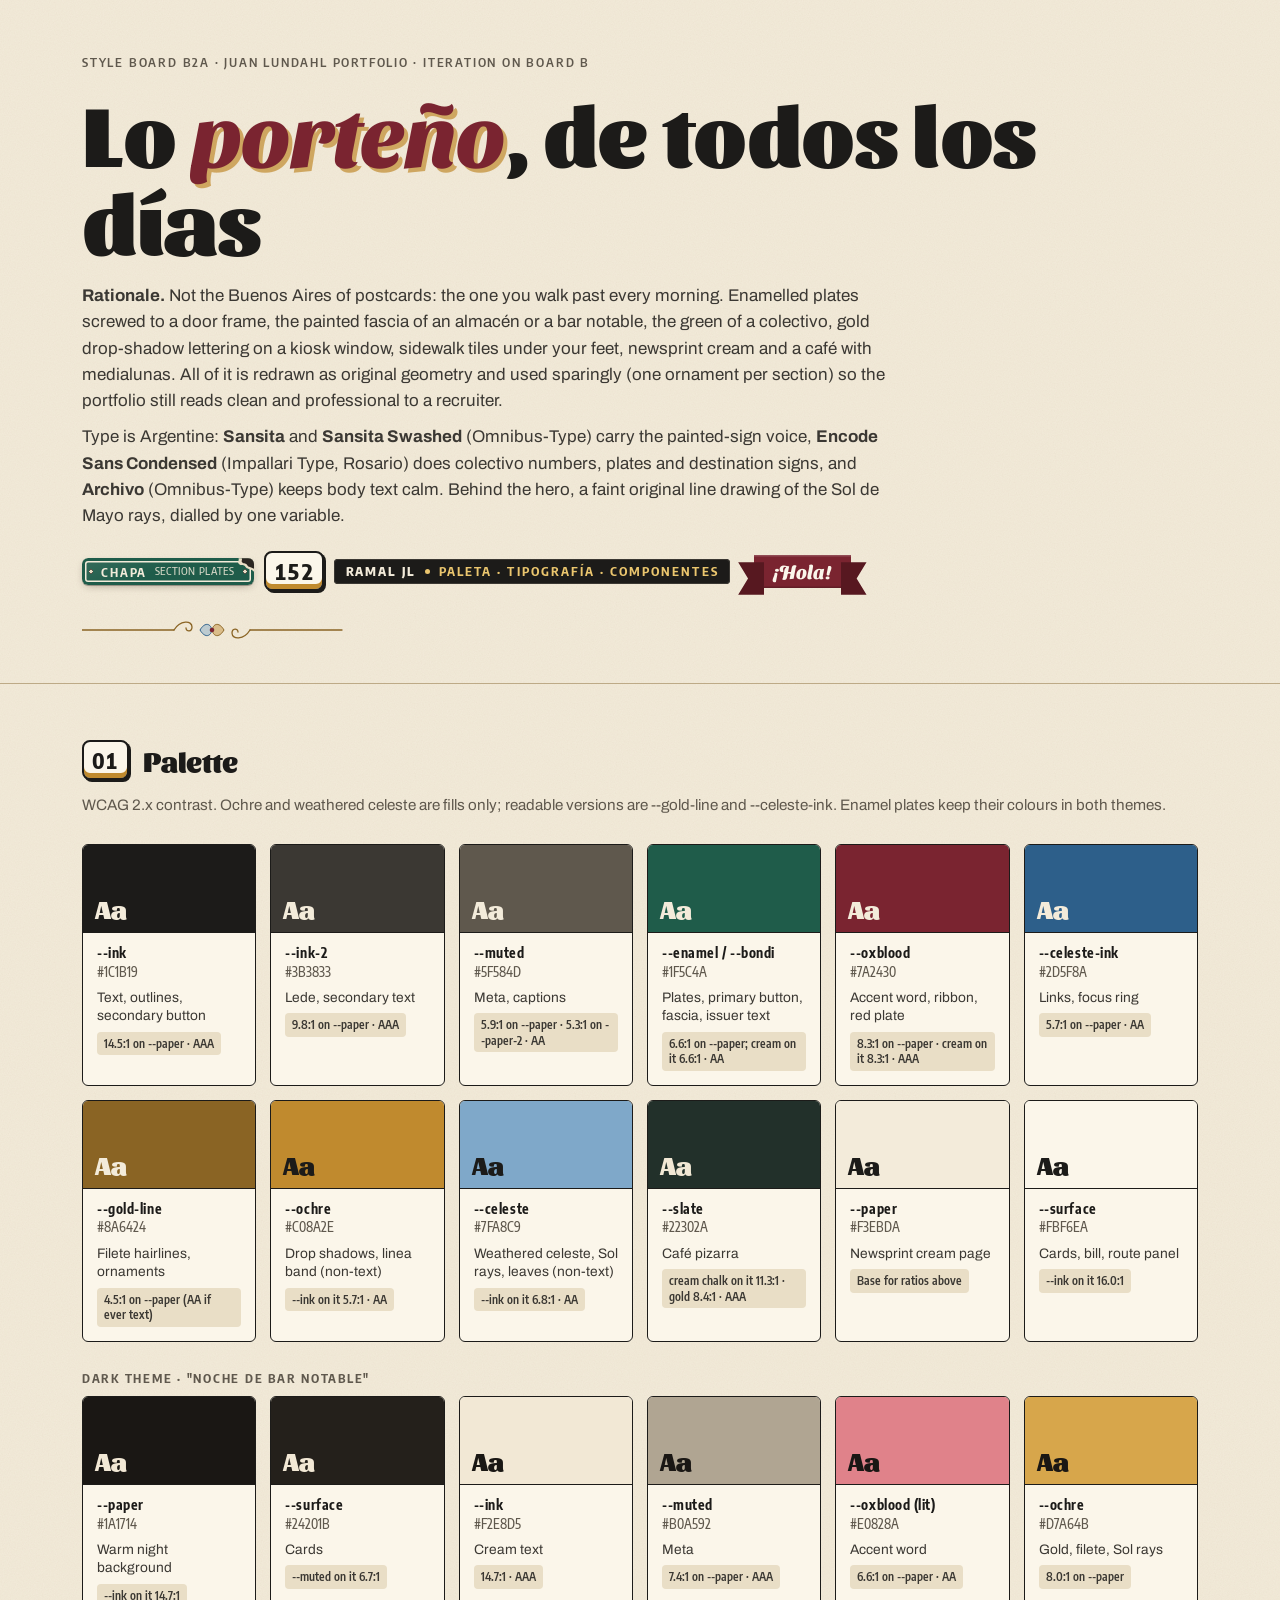
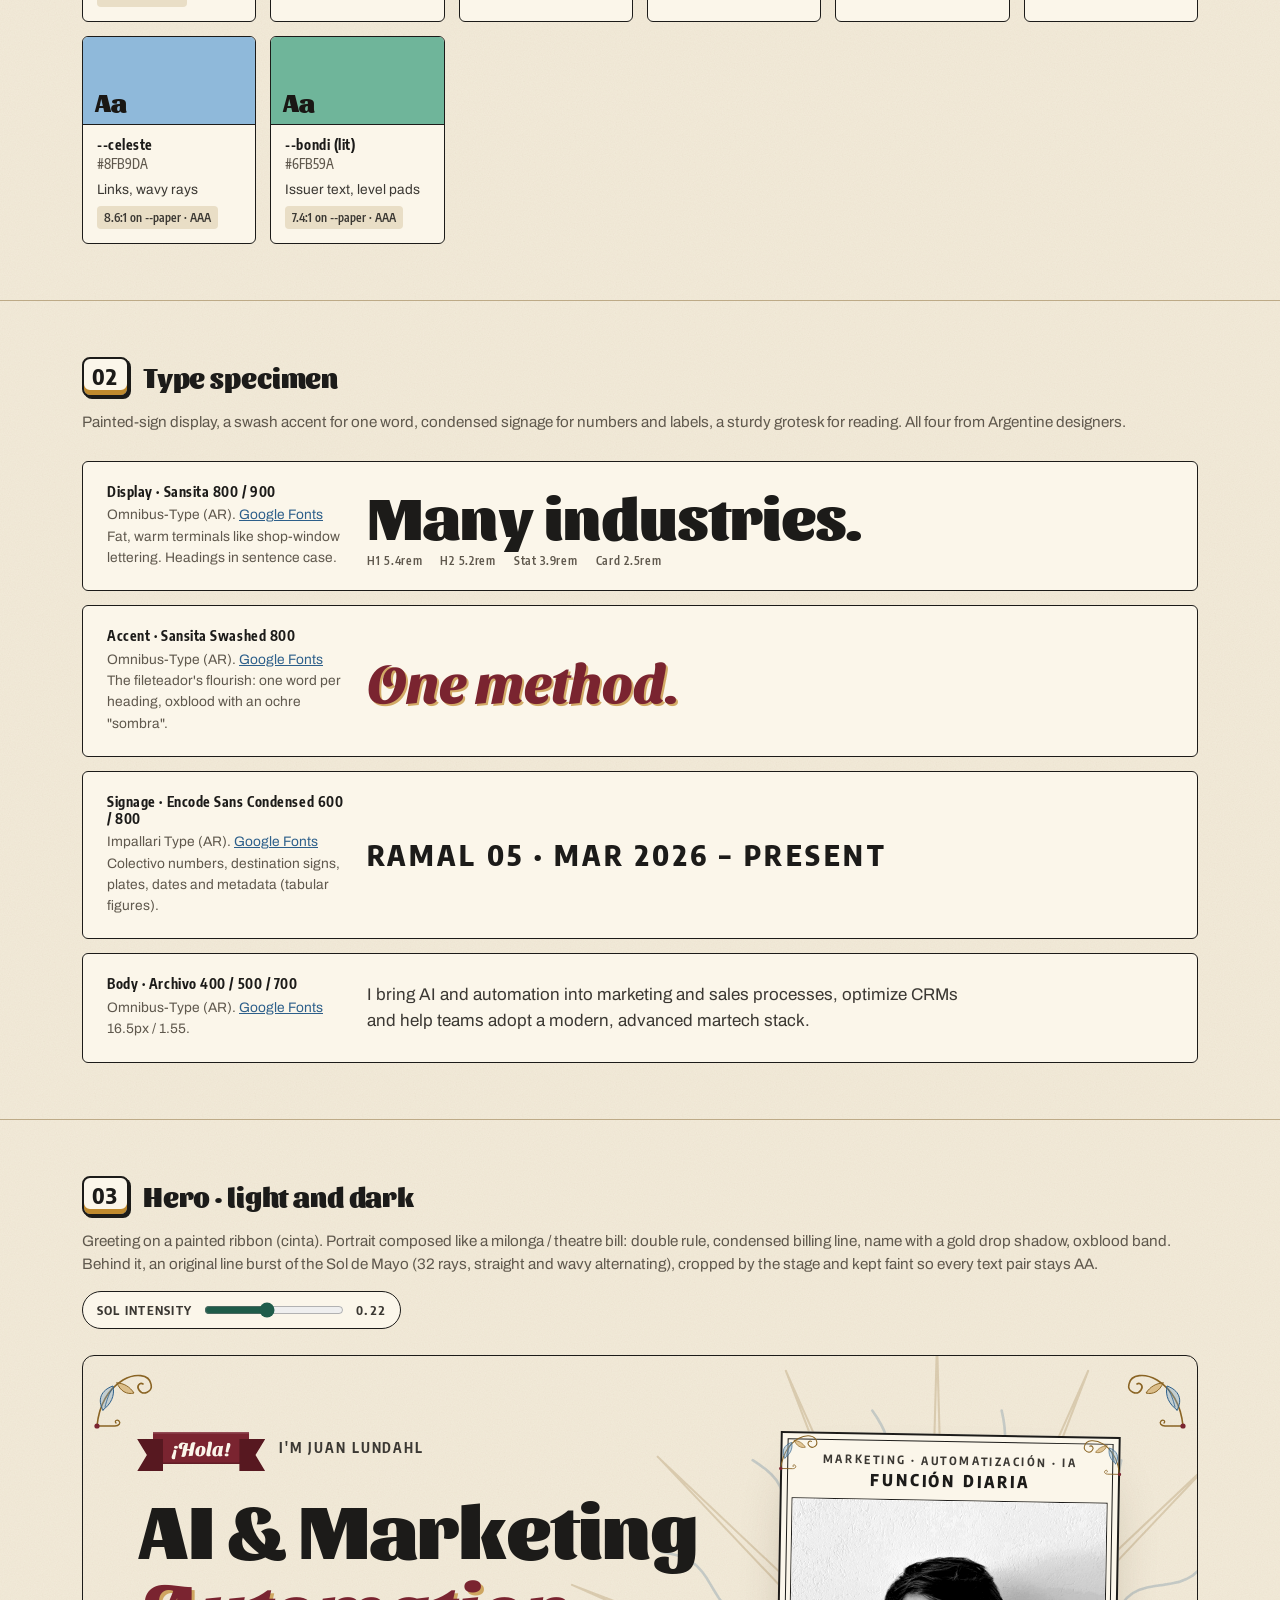
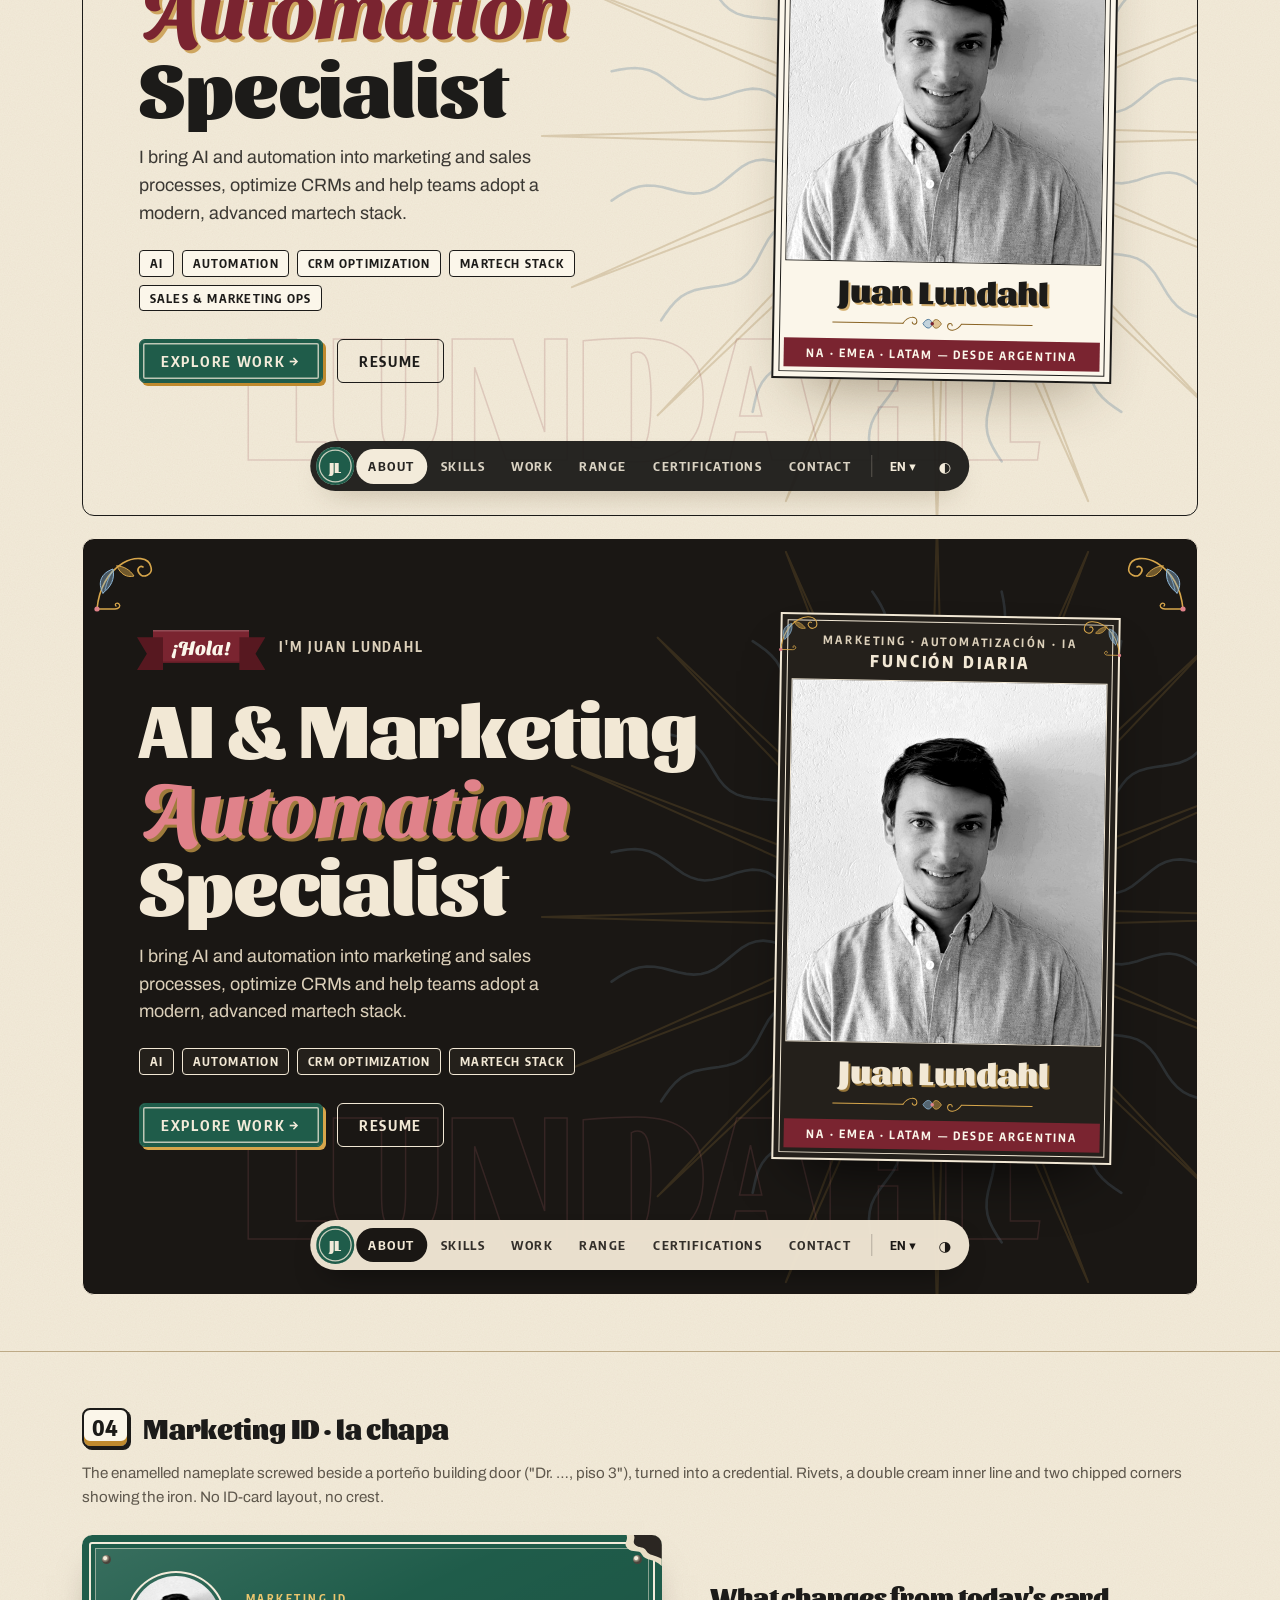
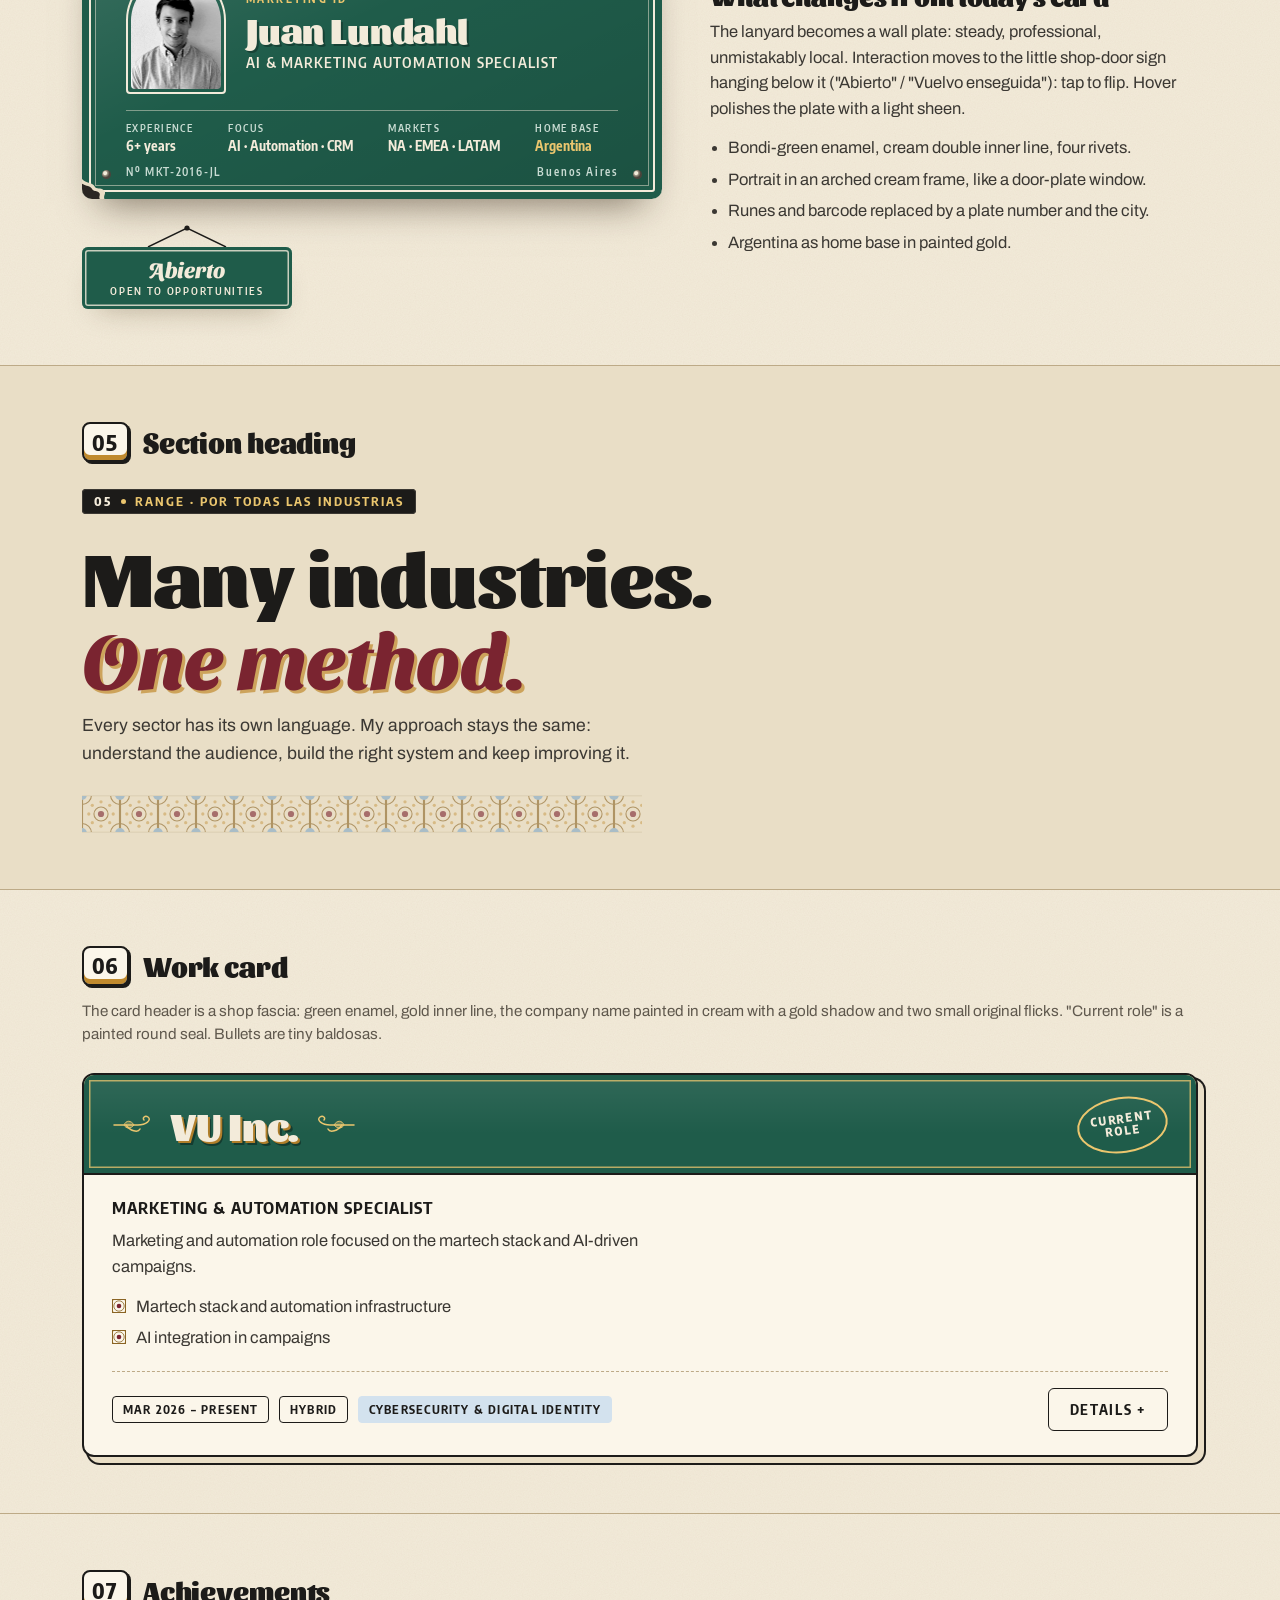
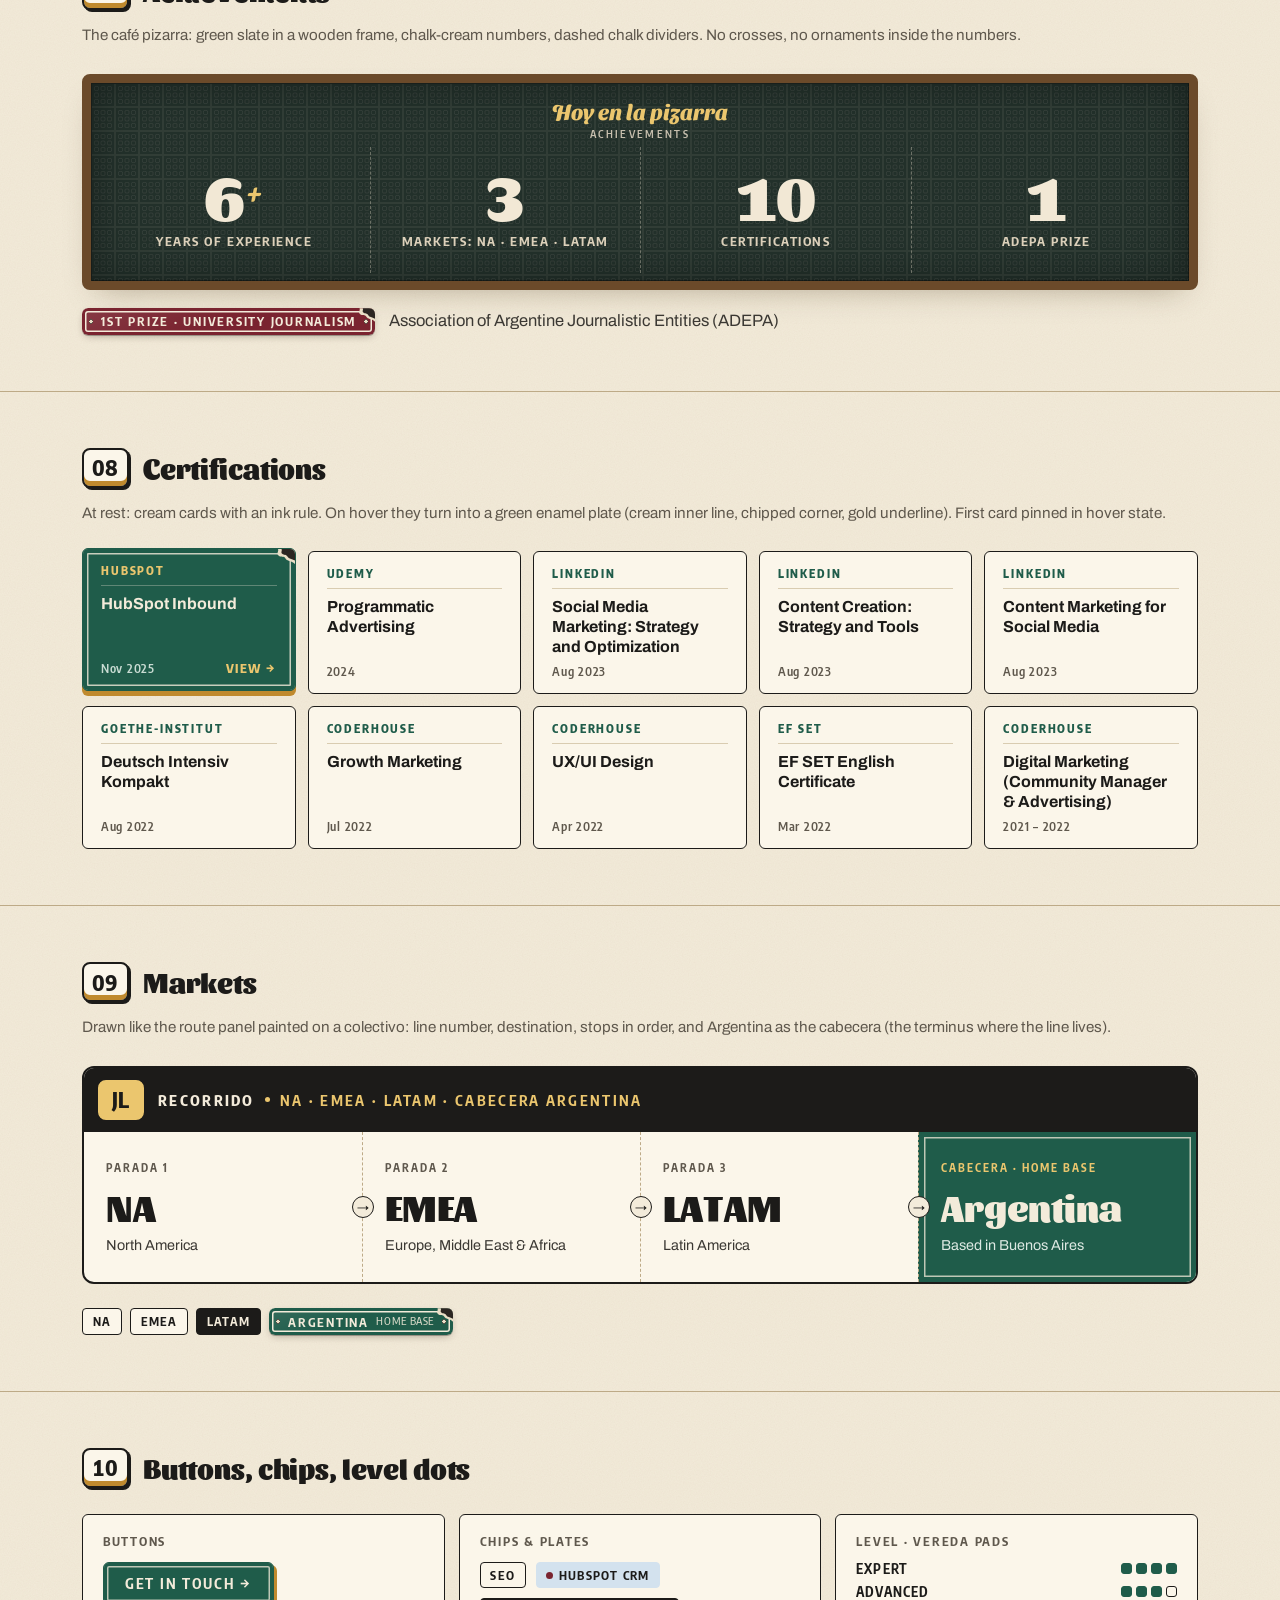
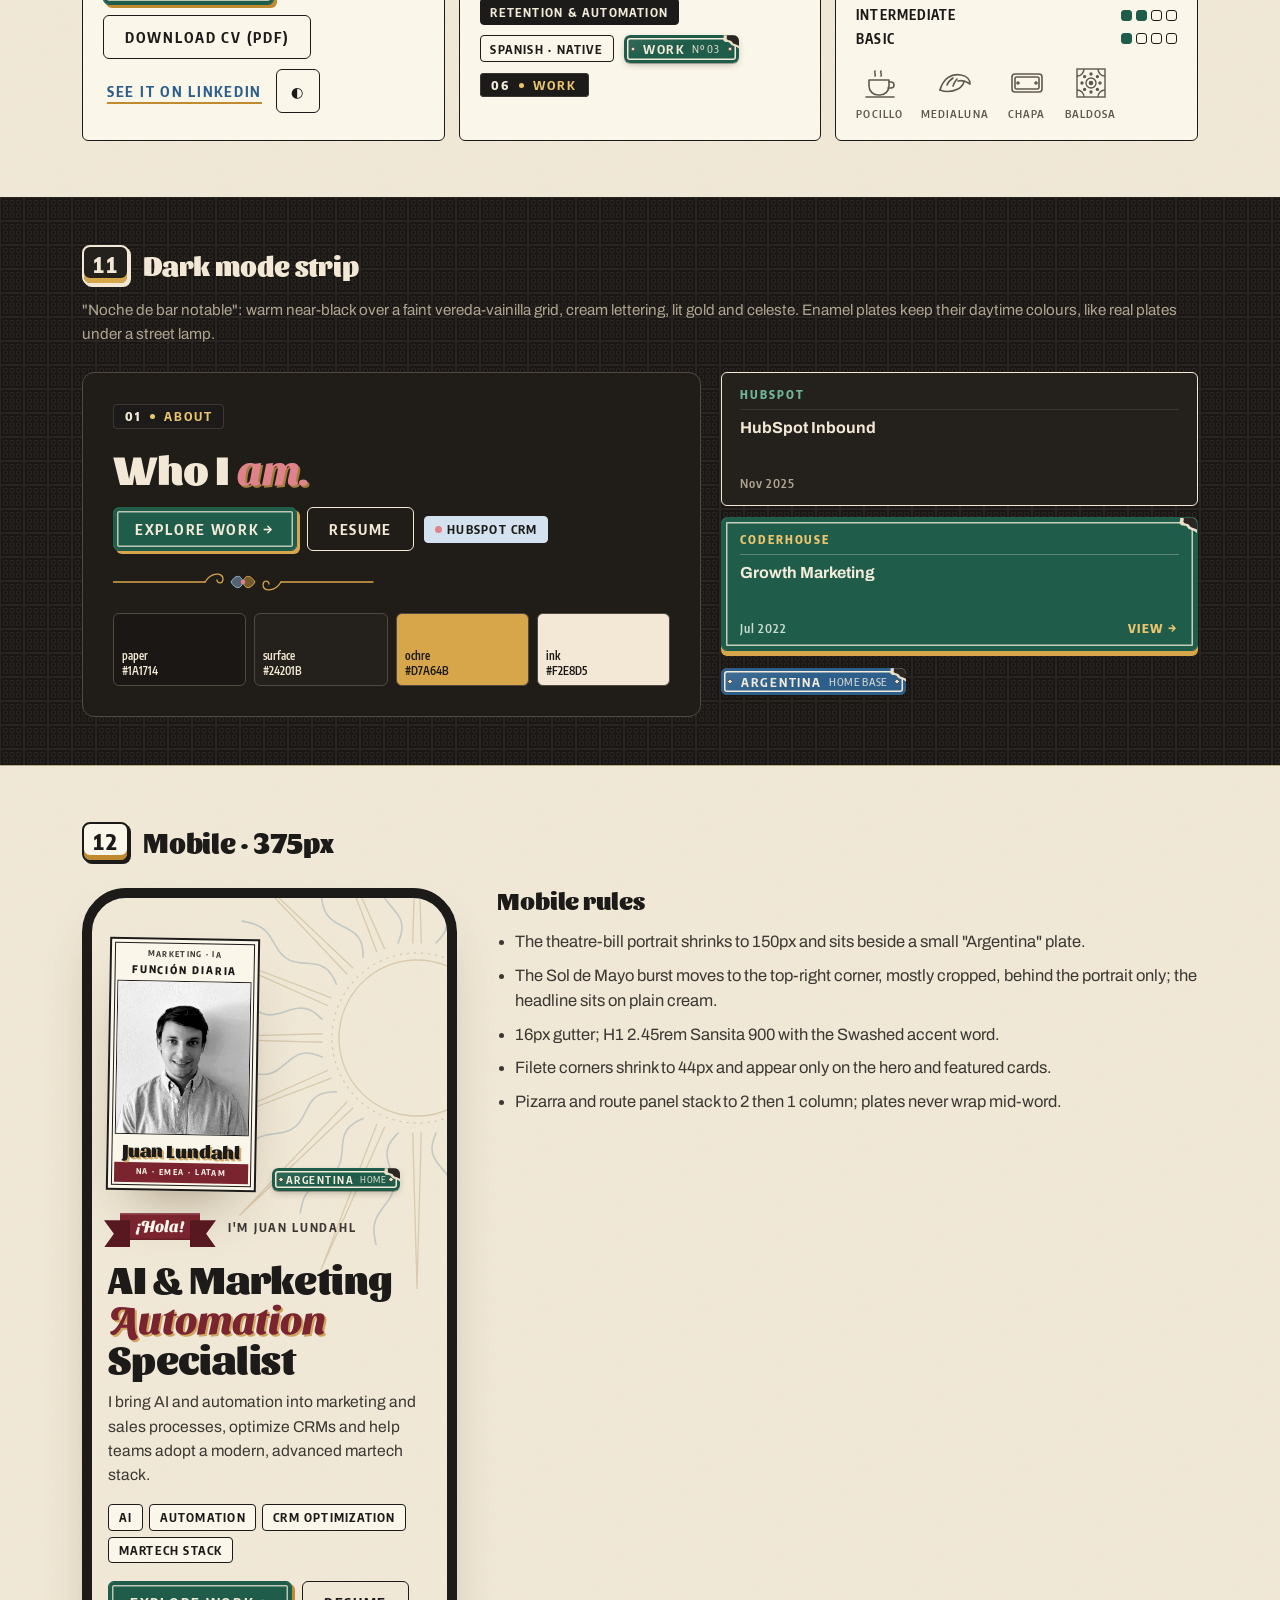
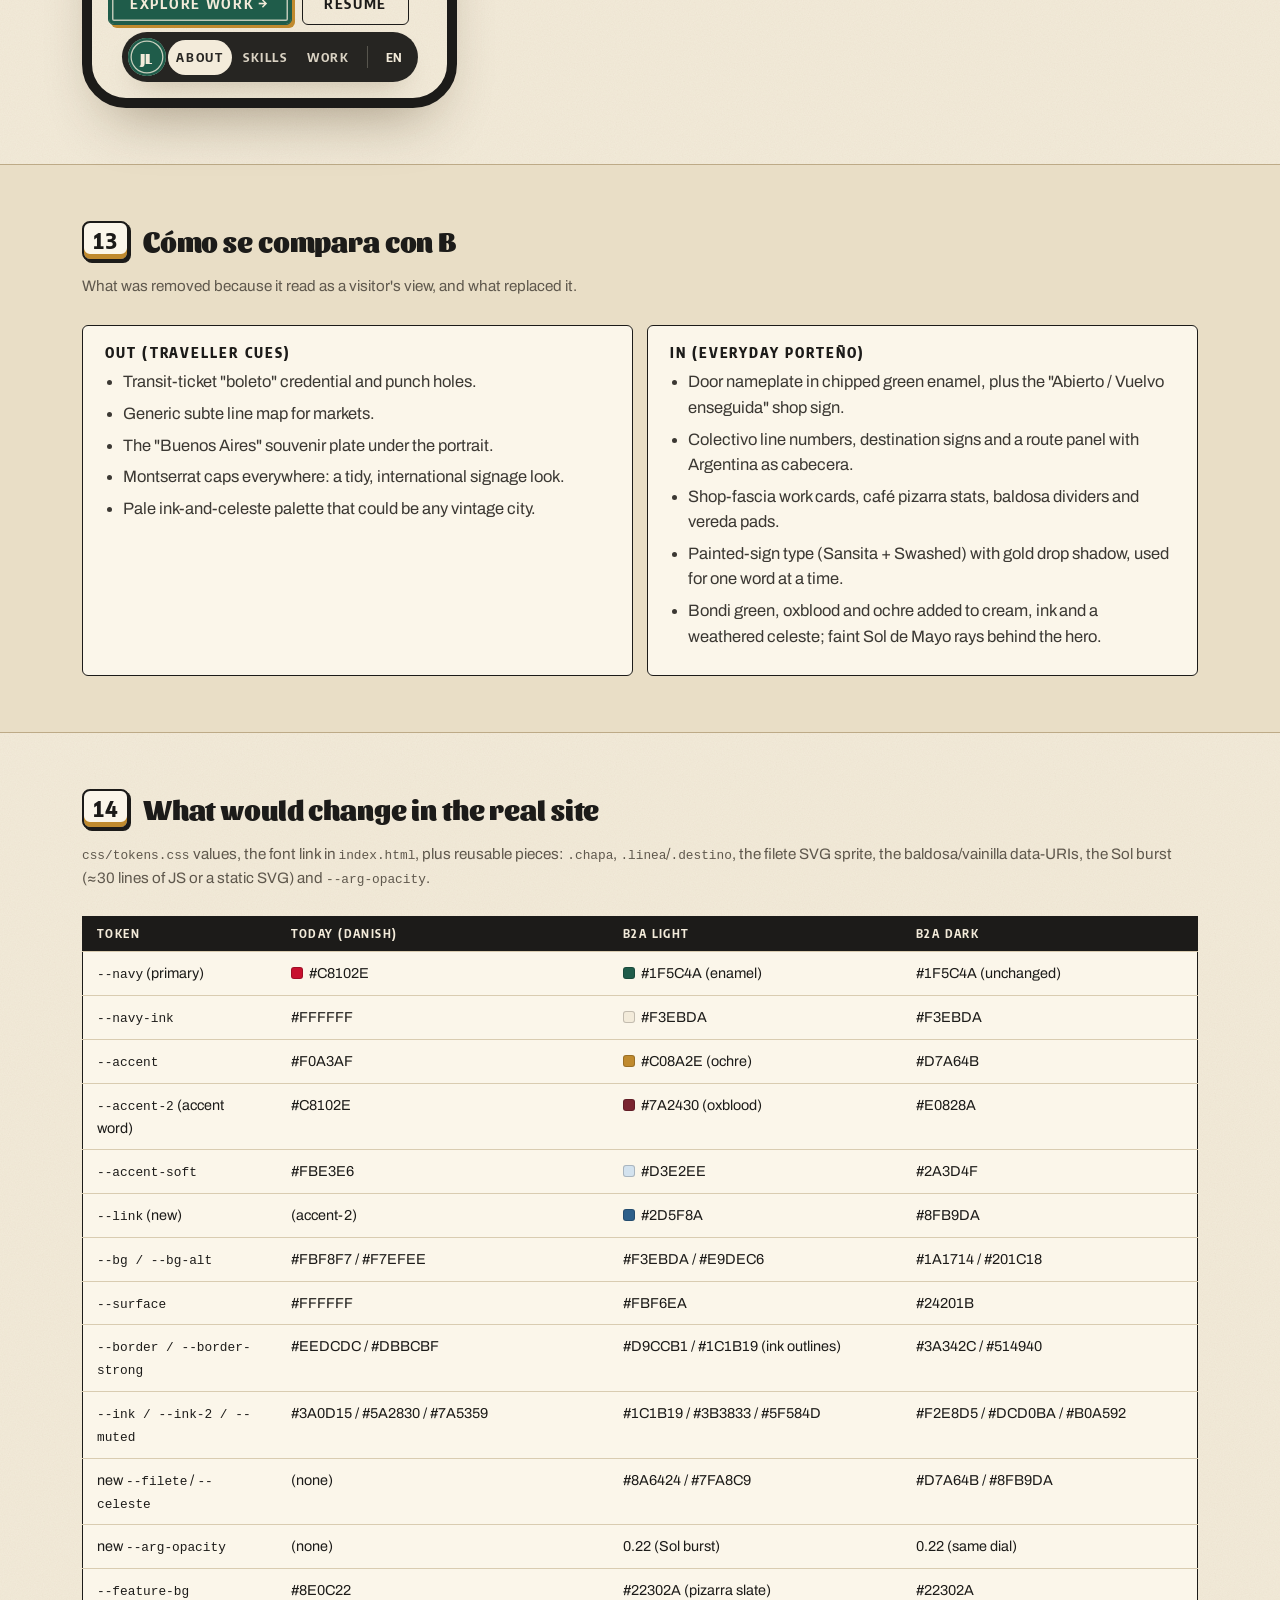
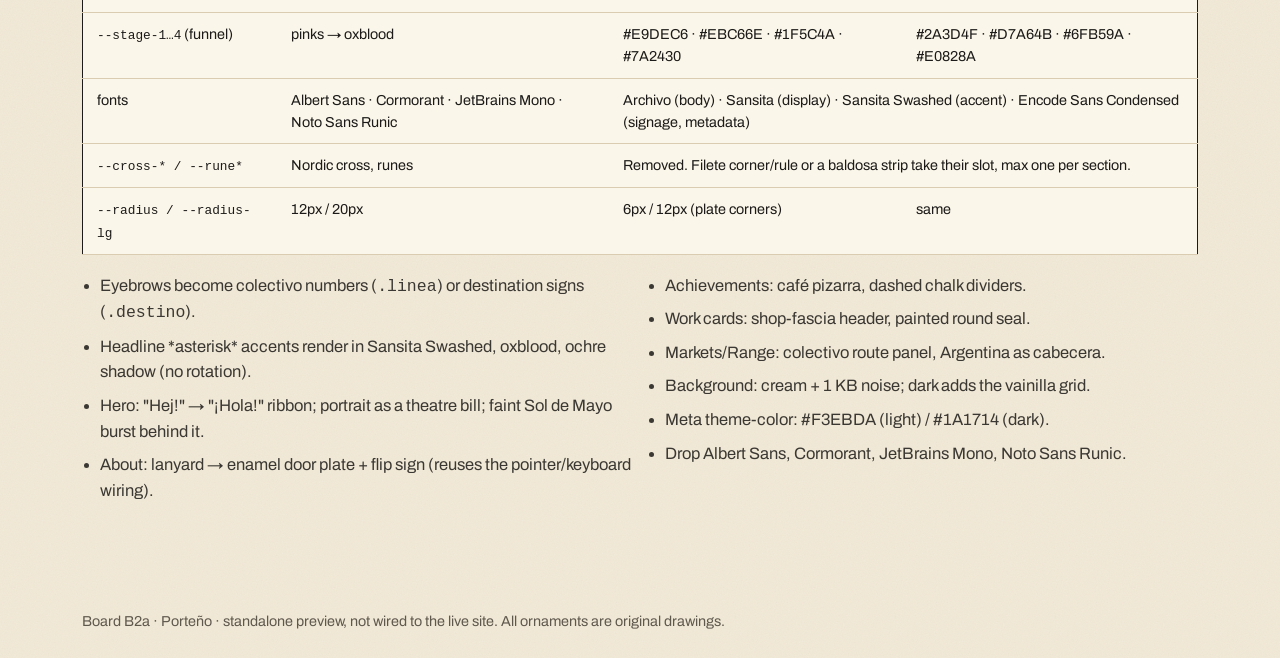
<file: docs/design-explorations/style-boards/board-b2a-porteno.html>
<!doctype html>
<html lang="en">
<head>
<meta charset="utf-8">
<meta name="viewport" content="width=device-width, initial-scale=1">
<title>Board B2a · Porteño</title>
<link rel="preconnect" href="https://fonts.googleapis.com">
<link rel="preconnect" href="https://fonts.gstatic.com" crossorigin>
<link href="https://fonts.googleapis.com/css2?family=Sansita:wght@700;800;900&family=Sansita+Swashed:wght@600;800&family=Encode+Sans+Condensed:wght@500;600;700;800&family=Archivo:ital,wght@0,400;0,500;0,700;1,400&display=swap" rel="stylesheet">
<style>
/* ==========================================================================
   STYLE BOARD B2a - "Porteño"
   Everyday Buenos Aires vernacular: enamelled shop/street plates, painted
   shop-front lettering, restrained original filete, sidewalk tiles,
   colectivo numbering, café warmth on newsprint cream.
   Proposed tokens for the real site (light = default).
   ========================================================================== */
:root {
  color-scheme: light;
  --paper: #F3EBDA;          /* newsprint cream */
  --paper-2: #E9DEC6;        /* aged band */
  --surface: #FBF6EA;        /* cards */
  --rule: #D9CCB1;
  --rule-strong: #BDAA87;

  --ink: #1C1B19;            /* enamel black */
  --ink-2: #3B3833;
  --muted: #5F584D;

  --bondi: #1F5C4A;          /* colectivo green: enamel plates, link-weight text */
  --oxblood: #7A2430;        /* bar-notable oxblood: accent word */
  --ochre: #C08A2E;          /* painted gold: fills, shadows (non-text) */
  --gold-line: #8A6424;      /* filete hairline, readable at 4.5:1 */
  --celeste: #7FA8C9;        /* weathered celeste: fills, rays (non-text) */
  --celeste-ink: #2D5F8A;    /* readable celeste: links */
  --iron: #2B2622;           /* metal under chipped enamel */

  /* Theme-independent enamel (plates look the same day and night) */
  --enamel: #1F5C4A;
  --enamel-ink: #F3EBDA;
  --enamel-red: #7A2430;
  --slate: #22302A;          /* café pizarra */
  --wood: #6B4A2A;

  /* Argentina background (Sol de Mayo line burst). ONE dial: */
  --arg-opacity: 0.22;
  --sol-a: var(--gold-line); /* straight rays */
  --sol-b: var(--celeste-ink); /* wavy rays */

  --nav-bg: rgba(28, 27, 25, 0.95);
  --nav-ink: #F3EBDA;
  --ghost-stroke: rgba(122, 36, 48, 0.16);
  --shadow-md: 0 14px 30px -16px rgba(60, 40, 10, 0.35);
  --shadow-lg: 0 30px 60px -28px rgba(60, 40, 10, 0.45);

  --font-display: "Sansita", Georgia, serif;
  --font-accent: "Sansita Swashed", "Sansita", Georgia, serif;
  --font-sign: "Encode Sans Condensed", "Arial Narrow", system-ui, sans-serif;
  --font-sans: "Archivo", "Segoe UI", system-ui, sans-serif;

  --radius-sm: 4px; --radius: 6px; --radius-lg: 12px; --radius-pill: 999px;
  --gutter: 16px;
  --ease: cubic-bezier(0.22, 1, 0.36, 1);

  --noise: url("data:image/svg+xml,%3Csvg xmlns='http://www.w3.org/2000/svg' width='160' height='160'%3E%3Cfilter id='n'%3E%3CfeTurbulence type='fractalNoise' baseFrequency='.85' numOctaves='2' stitchTiles='stitch'/%3E%3CfeColorMatrix values='0 0 0 0 .35 0 0 0 0 .27 0 0 0 0 .15 0 0 0 .08 0'/%3E%3C/filter%3E%3Crect width='100%25' height='100%25' filter='url(%23n)'/%3E%3C/svg%3E");
  /* Baldosa (original calcáreo tile: quarter circles + four-petal flower) */
  --baldosa: url("data:image/svg+xml,%3Csvg xmlns='http://www.w3.org/2000/svg' width='28' height='28' viewBox='0 0 28 28'%3E%3Cg fill='none' stroke='%238A6424' stroke-width='.8'%3E%3Crect x='.4' y='.4' width='27.2' height='27.2'/%3E%3Cpath d='M0 7A7 7 0 0 0 7 0M21 0A7 7 0 0 0 28 7M28 21A7 7 0 0 0 21 28M7 28A7 7 0 0 0 0 21'/%3E%3Ccircle cx='14' cy='14' r='5.2'/%3E%3C/g%3E%3Cg fill='%23C08A2E' fill-opacity='.7'%3E%3Ccircle cx='23.0' cy='14.0' r='1.2'/%3E%3Ccircle cx='20.4' cy='20.4' r='1.2'/%3E%3Ccircle cx='14.0' cy='23.0' r='1.2'/%3E%3Ccircle cx='7.6' cy='20.4' r='1.2'/%3E%3Ccircle cx='5.0' cy='14.0' r='1.2'/%3E%3Ccircle cx='7.6' cy='7.6' r='1.2'/%3E%3Ccircle cx='14.0' cy='5.0' r='1.2'/%3E%3Ccircle cx='20.4' cy='7.6' r='1.2'/%3E%3C/g%3E%3Ccircle cx='14' cy='14' r='2.3' fill='%237A2430'/%3E%3Cg fill='%237FA8C9'%3E%3Ccircle cx='0' cy='0' r='3.6'/%3E%3Ccircle cx='28' cy='0' r='3.6'/%3E%3Ccircle cx='0' cy='28' r='3.6'/%3E%3Ccircle cx='28' cy='28' r='3.6'/%3E%3C/g%3E%3C/svg%3E");
  /* Vereda "vainilla" (nine raised pads) */
  --vainilla: url("data:image/svg+xml,%3Csvg xmlns='http://www.w3.org/2000/svg' width='24' height='24'%3E%3Cg fill='none' stroke='%23F2E8D5' stroke-opacity='.07'%3E%3Crect x='.5' y='.5' width='23' height='23'/%3E%3Crect x='3.5' y='3.5' width='4' height='4' rx='1'/%3E%3Crect x='10' y='3.5' width='4' height='4' rx='1'/%3E%3Crect x='16.5' y='3.5' width='4' height='4' rx='1'/%3E%3Crect x='3.5' y='10' width='4' height='4' rx='1'/%3E%3Crect x='10' y='10' width='4' height='4' rx='1'/%3E%3Crect x='16.5' y='10' width='4' height='4' rx='1'/%3E%3Crect x='3.5' y='16.5' width='4' height='4' rx='1'/%3E%3Crect x='10' y='16.5' width='4' height='4' rx='1'/%3E%3Crect x='16.5' y='16.5' width='4' height='4' rx='1'/%3E%3C/g%3E%3C/svg%3E");
  /* Chipped enamel corner */
  --chip-tr: url("data:image/svg+xml,%3Csvg xmlns='http://www.w3.org/2000/svg' viewBox='0 0 22 15'%3E%3Cpath d='M22 0H5C6 3 3 4 5.5 6.5 8 9 11 6.5 12.5 9.5 14 12.5 18 11 22 15Z' fill='%23E9DEC6'/%3E%3Cpath d='M22 0H8.5C9.5 2 7.5 3.2 9.2 4.8 11 6.5 13.4 5.2 14.6 7.8 15.8 10 18.5 9.6 22 11.5Z' fill='%232B2622'/%3E%3C/svg%3E");
}
@media (min-width: 720px) { :root { --gutter: 32px; } }

/* Dark: "Noche de bar notable" */
.theme-dark {
  color-scheme: dark;
  --paper: #1A1714; --paper-2: #201C18; --surface: #24201B;
  --rule: #3A342C; --rule-strong: #514940;
  --ink: #F2E8D5; --ink-2: #DCD0BA; --muted: #B0A592;
  --bondi: #6FB59A; --oxblood: #E0828A; --ochre: #D7A64B; --gold-line: #D7A64B;
  --celeste: #8FB9DA; --celeste-ink: #8FB9DA;
  --sol-a: #D7A64B; --sol-b: #8FB9DA;
  --nav-bg: rgba(242, 232, 213, 0.96); --nav-ink: #1A1714;
  --ghost-stroke: rgba(224, 130, 138, 0.14);
  --shadow-md: 0 14px 30px -16px rgba(0,0,0,.7); --shadow-lg: 0 30px 60px -28px rgba(0,0,0,.8);
  --noise: none;
}

/* ---------- Base ---------- */
*, *::before, *::after { box-sizing: border-box; }
html { -webkit-text-size-adjust: 100%; }
body { margin: 0; color: var(--ink); font-family: var(--font-sans); font-size: 16.5px; line-height: 1.55; overflow-x: hidden; background-color: var(--paper); background-image: var(--noise); }
img { max-width: 100%; display: block; }
h1, h2, h3, h4 { margin: 0; font-family: var(--font-display); font-weight: 900; line-height: 1.02; letter-spacing: -0.005em; }
p { margin: 0; }
a { color: var(--celeste-ink); }
.wrap { max-width: 1180px; margin: 0 auto; padding: 0 var(--gutter); }
.sign { font-family: var(--font-sign); }
/* Painted accent word: oxblood with an ochre drop shadow (sign-painter's "sombra") */
em.acc { font-family: var(--font-accent); font-style: normal; font-weight: 800; color: var(--oxblood); text-shadow: 0.045em 0.045em 0 color-mix(in srgb, var(--ochre) 70%, transparent); letter-spacing: 0; }

/* ---------- Signature 1: chapa esmaltada (enamelled plate) ---------- */
.chapa {
  position: relative; overflow: hidden; display: inline-flex; align-items: center; gap: 0.6em;
  background-color: var(--enamel); color: var(--enamel-ink); border-radius: 6px; padding: 0.62em 1.55em 0.56em;
  font: 700 0.78rem/1 var(--font-sign); letter-spacing: 0.14em; text-transform: uppercase;
  box-shadow: inset 0 0 0 3px var(--enamel), inset 0 0 0 4.5px var(--enamel-ink), 0 1px 0 rgba(0,0,0,.25), 0 3px 8px -3px rgba(40,25,10,.4);
  background-image:
    radial-gradient(circle at 9px 50%, #E9DEC6 0 1.5px, #5a5148 1.6px 2.3px, transparent 2.5px),
    radial-gradient(circle at calc(100% - 9px) 50%, #E9DEC6 0 1.5px, #5a5148 1.6px 2.3px, transparent 2.5px),
    linear-gradient(160deg, rgba(255,255,255,.10), transparent 45%);
}
.chapa::before { content: ""; position: absolute; top: 0; right: 0; width: 20px; height: 14px; background: var(--chip-tr) no-repeat top right / contain; }
.chapa small { font-weight: 500; letter-spacing: 0.06em; opacity: 0.85; font-size: 0.86em; }
.chapa.is-red { --enamel: var(--enamel-red); }
.chapa.is-cel { --enamel: #2D5F8A; }

/* ---------- Signature 2: colectivo line number + destination sign ---------- */
.linea {
  display: inline-grid; place-items: center; min-width: 46px; height: 40px; padding: 0 8px; border-radius: 8px;
  background: var(--surface); color: var(--ink); border: 2px solid var(--ink);
  font: 800 1.35rem/1 var(--font-sign); letter-spacing: 0.02em; font-variant-numeric: tabular-nums;
  box-shadow: inset 0 -5px 0 var(--ochre), 2px 2px 0 var(--ink);
}
.destino {
  display: inline-flex; align-items: center; gap: 0.7em; background: #1C1B19; color: #EBC66E; border-radius: 4px; padding: 0.5em 0.9em 0.45em;
  font: 700 0.8rem/1 var(--font-sign); letter-spacing: 0.16em; text-transform: uppercase; box-shadow: inset 0 0 0 1px #3B3833;
}
.destino b { color: #F3EBDA; font-weight: 800; white-space: nowrap; }
.destino i { flex: none; }
.destino i { width: 5px; height: 5px; border-radius: 50%; background: #EBC66E; font-style: normal; }

/* ---------- Signature 3: baldosa divider ---------- */
.baldosas { height: 38px; background: var(--baldosa) repeat-x left center / 38px 38px; opacity: 0.6; border-top: 1px solid var(--rule); border-bottom: 1px solid var(--rule); }

/* Filete ornament sizing */
.fil { display: block; }
.fil-rule { width: 100%; max-width: 420px; height: 26px; }

/* Board chrome */
.board-head { padding: 56px 0 40px; position: relative; }
.board-head .tag { font: 600 0.8rem/1 var(--font-sign); letter-spacing: 0.14em; text-transform: uppercase; color: var(--muted); }
.board-head h1 { font-size: clamp(2.6rem, 1.4rem + 5vw, 5.4rem); margin: 18px 0 20px; }
.board-head .why { max-width: 820px; color: var(--ink-2); font-size: 1.06rem; }
.board-head .why + .why { margin-top: 10px; }
.board-head .pills { display: flex; flex-wrap: wrap; gap: 10px; margin: 22px 0 26px; align-items: center; }

.blk { padding: 56px 0; border-top: 1px solid var(--rule-strong); }
.blk-label { display: flex; align-items: center; gap: 14px; margin-bottom: 26px; flex-wrap: wrap; }
.blk-label h2 { font-size: 1.7rem; }
.blk-label .note { color: var(--muted); font-size: 0.95rem; flex-basis: 100%; }
.subhead { font: 700 0.78rem/1 var(--font-sign); letter-spacing: 0.14em; text-transform: uppercase; color: var(--muted); margin: 30px 0 12px; }

/* ---------- Palette ---------- */
.swatches { display: grid; grid-template-columns: repeat(auto-fill, minmax(158px, 1fr)); gap: 14px; }
.sw { background: var(--surface); border: 1.5px solid var(--ink); border-radius: var(--radius); overflow: hidden; }
.sw .chip-c { height: 88px; display: flex; align-items: flex-end; padding: 10px 12px; font: 900 1.6rem/1 var(--font-display); border-bottom: 1.5px solid var(--ink); }
.sw .meta { padding: 12px 14px 14px; font-size: 0.86rem; }
.sw .meta b { display: block; font: 700 0.86rem/1.2 var(--font-sign); letter-spacing: 0.04em; }
.sw .meta .hex { font: 500 0.82rem/1.2 var(--font-sign); color: var(--muted); }
.sw .meta .role { color: var(--ink-2); margin-top: 6px; line-height: 1.35; }
.sw .meta .aa { margin-top: 6px; font: 600 0.74rem/1.3 var(--font-sign); color: var(--ink-2); background: var(--paper-2); border-radius: 4px; padding: 4px 7px; display: inline-block; }

/* ---------- Type ---------- */
.type-grid { display: grid; gap: 14px; }
.spec { background: var(--surface); border: 1.5px solid var(--ink); border-radius: var(--radius); padding: 22px 24px; display: grid; grid-template-columns: 240px 1fr; gap: 20px; align-items: center; }
.spec .who { font-size: 0.86rem; color: var(--muted); }
.spec .who b { display: block; color: var(--ink); font: 700 0.86rem/1.2 var(--font-sign); letter-spacing: 0.04em; margin-bottom: 4px; }
.spec .s-display { font: 900 clamp(2.1rem, 1.2rem + 3.2vw, 3.8rem)/0.98 var(--font-display); }
.spec .s-accent { font: 800 clamp(2.1rem, 1.3rem + 2.6vw, 3.4rem)/1 var(--font-accent); color: var(--oxblood); text-shadow: 0.045em 0.045em 0 color-mix(in srgb, var(--ochre) 70%, transparent); }
.spec .s-sign { font: 800 clamp(1.3rem, 1rem + 1vw, 1.8rem)/1.1 var(--font-sign); letter-spacing: 0.12em; text-transform: uppercase; }
.spec .s-body { font-size: 1.06rem; max-width: 62ch; color: var(--ink-2); }
.scale { display: flex; flex-wrap: wrap; gap: 18px; margin-top: 10px; color: var(--muted); font: 600 0.74rem/1 var(--font-sign); letter-spacing: 0.06em; }

/* ---------- Components ---------- */
.btn {
  position: relative; display: inline-flex; align-items: center; gap: 0.6em; border: 1.5px solid var(--ink); cursor: pointer; text-decoration: none; background: none;
  font: 700 0.9rem/1 var(--font-sign); letter-spacing: 0.12em; text-transform: uppercase; padding: 0.95em 1.45em; border-radius: var(--radius); color: var(--ink);
  transition: transform 160ms var(--ease), background-color 160ms, color 160ms, box-shadow 160ms;
}
.btn-primary { background: var(--enamel); color: var(--enamel-ink); border-color: var(--enamel); box-shadow: inset 0 0 0 3px var(--enamel), inset 0 0 0 4.5px rgba(243,235,218,.75), 3px 3px 0 var(--ochre); }
.btn-primary:hover { transform: translate(-1px, -2px); box-shadow: inset 0 0 0 3px var(--enamel), inset 0 0 0 4.5px rgba(243,235,218,.75), 5px 5px 0 var(--ochre); }
.btn-secondary:hover { background: var(--ink); color: var(--paper); }
.btn-ghost { border-color: transparent; color: var(--celeste-ink); padding-left: 0.2em; padding-right: 0.2em; text-decoration: underline; text-decoration-color: var(--ochre); text-underline-offset: 5px; text-decoration-thickness: 2px; }
.btn-icon { width: 44px; height: 44px; padding: 0; justify-content: center; }
.btn:focus-visible, .cert:focus-visible, .cartelito:focus-visible { outline: 2px solid var(--celeste-ink); outline-offset: 3px; }

.chip { display: inline-flex; align-items: center; gap: 0.45em; padding: 0.5em 0.8em 0.45em; border-radius: var(--radius-sm); border: 1.5px solid var(--ink); color: var(--ink); background: var(--surface); font: 700 0.76rem/1.1 var(--font-sign); letter-spacing: 0.1em; text-transform: uppercase; }
.chip.is-soft { background: #D3E2EE; border-color: #D3E2EE; color: #1C1B19; }
.chip.is-active { background: var(--ink); color: var(--paper); }
.chip .dot { width: 7px; height: 7px; border-radius: 50%; background: var(--oxblood); }
/* level: vainilla pads */
.dots { display: inline-flex; gap: 4px; }
.dots i { width: 11px; height: 11px; border-radius: 3px; border: 1.5px solid var(--ink); }
.dots i.on { background: var(--bondi); border-color: var(--bondi); }

/* ---------- Hero ---------- */
.stage { position: relative; border: 1.5px solid var(--ink); border-radius: var(--radius-lg); overflow: hidden; background-color: var(--paper); background-image: var(--noise); color: var(--ink); }
.stage + .stage { margin-top: 22px; }
.stage .fil-corner { position: absolute; width: 64px; height: 64px; z-index: 2; pointer-events: none; }
.stage .fil-corner.tl { top: 10px; left: 10px; }
.stage .fil-corner.tr { top: 10px; right: 10px; transform: scaleX(-1); }
.stage-tag { position: absolute; top: 16px; left: 50%; transform: translateX(-50%); z-index: 3; }
.hero { position: relative; padding: 76px 56px 132px; display: grid; grid-template-columns: 1.3fr 0.9fr; gap: 48px; align-items: center; min-height: 640px; isolation: isolate; }
/* Sol de Mayo line burst, behind the poster */
.sol { position: absolute; z-index: -1; pointer-events: none; opacity: var(--arg-opacity); overflow: visible; }
.theme-dark .sol { opacity: calc(var(--arg-opacity) * 0.7); } /* lit lines read stronger on dark: same dial, scaled */
.sol .rs { fill: none; stroke: var(--sol-a); stroke-width: 1.1; stroke-linejoin: round; }
.sol .rw { fill: none; stroke: var(--sol-b); stroke-width: 1.4; stroke-linecap: round; }
.sol .ring { fill: none; stroke: var(--sol-a); stroke-width: 1.1; }
.hero .sol { width: 820px; height: 820px; right: -150px; top: 50%; transform: translateY(-50%); }
.hero .ghost { position: absolute; z-index: -1; left: 50%; bottom: 58px; transform: translateX(-50%); white-space: nowrap; pointer-events: none; font: 900 clamp(5rem, 1rem + 13vw, 13rem)/0.8 var(--font-display); color: transparent; -webkit-text-stroke: 1.5px var(--ghost-stroke); }
.hello { display: flex; gap: 16px; align-items: center; flex-wrap: wrap; }
.hello .who { font: 700 0.86rem/1 var(--font-sign); letter-spacing: 0.14em; text-transform: uppercase; color: var(--ink-2); }
/* cinta: a painted ribbon with swallowtails */
.cinta { position: relative; display: inline-block; isolation: isolate; background: var(--enamel-red); color: #FBF6EA; padding: 0.32em 1em 0.38em; font: 800 1.2rem/1 var(--font-accent); margin: 0 14px; box-shadow: inset 0 1.5px 0 rgba(255,255,255,.18), inset 0 -1.5px 0 rgba(0,0,0,.2); }
.cinta::before, .cinta::after { content: ""; position: absolute; z-index: -1; top: 7px; width: 26px; height: 100%; background: #571820; }
.cinta::before { left: -16px; clip-path: polygon(0 0, 100% 0, 100% 100%, 0 100%, 38% 50%); }
.cinta::after { right: -16px; clip-path: polygon(0 0, 100% 0, 62% 50%, 100% 100%, 0 100%); }
.hero h1 { font-size: clamp(2.6rem, 1.3rem + 4.4vw, 5.4rem); margin: 24px 0 20px; }
.hero .lede { font-size: 1.12rem; color: var(--ink-2); max-width: 46ch; }
.hero .tags { list-style: none; padding: 0; margin: 22px 0 28px; display: flex; flex-wrap: wrap; gap: 8px; }
.hero .ctas { display: flex; flex-wrap: wrap; gap: 14px; align-items: center; }

/* Cartel (milonga / theatre bill composition) */
.cartel { position: relative; justify-self: center; width: min(100%, 340px); background: var(--surface); border: 2px solid var(--ink); padding: 10px; box-shadow: var(--shadow-lg); transform: rotate(1deg); }
.cartel::before { content: ""; position: absolute; inset: 5px; border: 1px solid var(--ink); pointer-events: none; }
.cartel .top { text-align: center; padding: 8px 6px 10px; font: 700 0.72rem/1.2 var(--font-sign); letter-spacing: 0.22em; text-transform: uppercase; color: var(--ink-2); }
.cartel .top b { display: block; font: 800 1.02rem/1.1 var(--font-sign); letter-spacing: 0.18em; color: var(--ink); margin-top: 4px; }
.cartel .ph { position: relative; border: 1.5px solid var(--ink); }
.cartel .ph img { width: 100%; aspect-ratio: 4 / 4.6; object-fit: cover; object-position: 50% 26%; filter: grayscale(1) contrast(1.1); }
.cartel .name { text-align: center; padding: 12px 4px 4px; font: 900 2.05rem/0.95 var(--font-display); color: var(--ink); text-shadow: 2px 2px 0 color-mix(in srgb, var(--ochre) 65%, transparent); }
.cartel .fil-rule { margin: 4px auto 6px; height: 20px; max-width: 220px; }
.cartel .band { background: var(--enamel-red); color: #FBF6EA; text-align: center; padding: 8px 6px 7px; font: 700 0.72rem/1.2 var(--font-sign); letter-spacing: 0.18em; text-transform: uppercase; }
.cartel .c { position: absolute; width: 42px; height: 42px; }
.cartel .c.tl { top: -4px; left: -4px; } .cartel .c.tr { top: -4px; right: -4px; transform: scaleX(-1); }

.navpill { position: absolute; left: 50%; bottom: 24px; transform: translateX(-50%); display: flex; align-items: center; gap: 2px; z-index: 3; background: var(--nav-bg); color: var(--nav-ink); border-radius: var(--radius-pill); padding: 6px; box-shadow: var(--shadow-md); white-space: nowrap; max-width: calc(100% - 24px); overflow: hidden; }
.navpill .mark { width: 38px; height: 38px; border-radius: 50%; background: var(--enamel); color: var(--enamel-ink); display: grid; place-items: center; font: 900 0.95rem/1 var(--font-display); flex: none; box-shadow: inset 0 0 0 2.5px var(--enamel), inset 0 0 0 3.8px rgba(243,235,218,.8); }
.navpill a { font: 700 0.8rem/1 var(--font-sign); letter-spacing: 0.12em; text-transform: uppercase; color: inherit; text-decoration: none; padding: 11px 12px; border-radius: var(--radius-pill); opacity: 0.88; }
.navpill a.on { background: var(--nav-ink); color: var(--nav-bg); opacity: 1; }
.theme-dark .navpill a.on { background: #1A1714; color: #F2E8D5; }
.navpill .sep { width: 1px; height: 22px; background: currentColor; opacity: 0.25; margin: 0 6px; }
.navpill .lang { font: 700 0.8rem/1 var(--font-sign); padding: 0 10px; }

.dial { display: inline-flex; align-items: center; gap: 10px; font: 700 0.78rem/1 var(--font-sign); letter-spacing: 0.1em; text-transform: uppercase; color: var(--ink-2); background: var(--surface); border: 1.5px solid var(--ink); border-radius: var(--radius-pill); padding: 8px 14px; }
.dial input { accent-color: #1F5C4A; width: 140px; }
.dial output { font-variant-numeric: tabular-nums; min-width: 3ch; }

/* ---------- Marketing ID: chapa de profesional ---------- */
.id-wrap { display: grid; grid-template-columns: minmax(0, 580px) 1fr; gap: 48px; align-items: center; }
.chapa-id {
  position: relative; overflow: hidden; border-radius: 10px; padding: 26px 30px 22px; color: #F3EBDA;
  background: #1F5C4A linear-gradient(155deg, rgba(255,255,255,.12), transparent 40%, rgba(0,0,0,.12));
  box-shadow: inset 0 0 0 7px #1F5C4A, inset 0 0 0 9px #F3EBDA, inset 0 0 0 13px #1F5C4A, inset 0 0 0 14px rgba(243,235,218,.5), 0 22px 36px -18px rgba(40,25,10,.55);
  transition: transform 400ms var(--ease);
}
.chapa-id:hover { transform: translateY(-3px); }
.chapa-id .sheen { position: absolute; inset: 0; background: linear-gradient(115deg, transparent 35%, rgba(255,255,255,.16) 48%, transparent 60%); transform: translateX(-100%); transition: transform 900ms var(--ease); pointer-events: none; }
.chapa-id:hover .sheen { transform: translateX(100%); }
.chapa-id .rv { position: absolute; width: 9px; height: 9px; border-radius: 50%; background: radial-gradient(circle at 35% 35%, #F3EBDA 0 1.5px, #9a907f 2.5px, #4a433b 4.5px); }
.chapa-id .rv.a { top: 20px; left: 20px; } .chapa-id .rv.b { top: 20px; right: 20px; } .chapa-id .rv.c { bottom: 20px; left: 20px; } .chapa-id .rv.d { bottom: 20px; right: 20px; }
.chapa-id .chip1 { position: absolute; top: 0; right: 0; width: 46px; height: 32px; background: var(--chip-tr) no-repeat top right / contain; }
.chapa-id .chip2 { position: absolute; bottom: 0; left: 0; width: 30px; height: 20px; background: var(--chip-tr) no-repeat top right / contain; transform: rotate(180deg); }
.chapa-id .body { display: grid; grid-template-columns: 100px 1fr; gap: 20px; align-items: center; padding: 10px 14px 0; }
.chapa-id .ph { border: 2px solid #F3EBDA; padding: 3px; border-radius: 50% 50% 4px 4px / 40% 40% 4px 4px; overflow: hidden; }
.chapa-id .ph img { width: 100%; aspect-ratio: 4/5; object-fit: cover; object-position: 50% 25%; filter: grayscale(1) contrast(1.08); border-radius: inherit; }
.chapa-id .kicker { font: 700 0.7rem/1 var(--font-sign); letter-spacing: 0.22em; text-transform: uppercase; color: #EBC66E; }
.chapa-id h4 { font: 900 2.2rem/1 var(--font-display); margin: 8px 0 6px; text-shadow: 2px 2px 0 rgba(0,0,0,.28); }
.chapa-id .role { font: 600 0.92rem/1.3 var(--font-sign); letter-spacing: 0.08em; text-transform: uppercase; }
.chapa-id dl { display: grid; grid-template-columns: repeat(4, auto); gap: 8px 16px; margin: 16px 14px 0; padding-top: 12px; border-top: 1px solid rgba(243,235,218,.45); }
.chapa-id dt { font: 600 0.64rem/1 var(--font-sign); letter-spacing: 0.14em; text-transform: uppercase; color: #C9DCD3; }
.chapa-id dd { margin: 4px 0 0; font: 700 0.86rem/1.25 var(--font-sign); }
.chapa-id dd.home { color: #EBC66E; }
.chapa-id .num { margin: 12px 14px 0; display: flex; justify-content: space-between; font: 600 0.7rem/1 var(--font-sign); letter-spacing: 0.16em; color: #C9DCD3; }
/* Hanging shop sign: Abierto / Vuelvo enseguida */
.cartelito { margin-top: 26px; background: none; border: 0; padding: 0; cursor: pointer; display: inline-flex; flex-direction: column; align-items: center; perspective: 600px; color: inherit; }
.cartelito .cuerda { width: 86px; height: 22px; }
.cartelito .faces { position: relative; width: 210px; height: 62px; transform-style: preserve-3d; transition: transform 600ms var(--ease); }
.cartelito[aria-pressed="true"] .faces { transform: rotateY(180deg); }
.cartelito .f { position: absolute; inset: 0; backface-visibility: hidden; border-radius: 6px; display: grid; place-content: center; text-align: center; color: #F3EBDA; box-shadow: inset 0 0 0 3px var(--c), inset 0 0 0 4.5px rgba(243,235,218,.8), var(--shadow-md); background: var(--c); }
.cartelito .f b { font: 800 1.35rem/1 var(--font-accent); }
.cartelito .f small { font: 600 0.66rem/1 var(--font-sign); letter-spacing: 0.16em; text-transform: uppercase; margin-top: 5px; }
.cartelito .front { --c: #1F5C4A; }
.cartelito .back { --c: #7A2430; transform: rotateY(180deg); }
.id-notes h3 { font-size: 1.6rem; margin-bottom: 10px; }
.id-notes p { color: var(--ink-2); max-width: 52ch; }
.id-notes ul { color: var(--ink-2); padding-left: 1.1em; margin: 14px 0 0; }
.id-notes li { margin: 6px 0; }

/* ---------- Section heading ---------- */
.sec-head { max-width: 840px; }
.sec-head h2 { font-size: clamp(2.5rem, 1.3rem + 4.4vw, 5.2rem); margin: 22px 0 16px; }
.sec-head h2 em.acc { display: block; margin-top: 0.04em; }
.sec-head p { color: var(--ink-2); font-size: 1.1rem; max-width: 56ch; }
.sec-head .baldosas { margin-top: 28px; max-width: 560px; }

/* ---------- Work card: shop-front fascia ---------- */
.work { position: relative; background: var(--surface); border: 2px solid var(--ink); border-radius: var(--radius-lg); overflow: hidden; transition: transform 220ms var(--ease), box-shadow 220ms; box-shadow: 6px 6px 0 var(--paper-2), 6px 6px 0 2px var(--ink); }
.work:hover { transform: translate(-2px, -2px); box-shadow: 8px 8px 0 var(--ochre), 8px 8px 0 2px var(--ink); }
.work .fascia { position: relative; background: #1F5C4A linear-gradient(180deg, rgba(255,255,255,.08), transparent 60%); color: #F3EBDA; padding: 22px 28px 20px; display: flex; justify-content: space-between; align-items: center; gap: 16px; flex-wrap: wrap; border-bottom: 2px solid var(--ink); box-shadow: inset 0 0 0 5px #1F5C4A, inset 0 0 0 6.5px rgba(235,198,110,.75); }
.work .fascia h3 { display: flex; align-items: center; gap: 14px; font-size: 2.5rem; color: #F3EBDA; text-shadow: 2px 2px 0 #B07E2A, 3.5px 3.5px 0 rgba(0,0,0,.35); }
.work .fascia h3 svg { width: 44px; height: 22px; flex: none; }
.work .stamp { font: 800 0.74rem/1 var(--font-sign); letter-spacing: 0.16em; text-transform: uppercase; color: #F3EBDA; border: 2px solid #EBC66E; border-radius: 50%; padding: 14px 12px; transform: rotate(-8deg); text-align: center; }
.work .bd { padding: 22px 28px 24px; }
.work .role { font: 700 1.05rem/1.3 var(--font-sign); letter-spacing: 0.06em; text-transform: uppercase; color: var(--ink); }
.work .sum { color: var(--ink-2); margin-top: 10px; max-width: 64ch; }
.work ul { margin: 14px 0 0; padding: 0; list-style: none; }
.work li { padding-left: 24px; position: relative; margin: 6px 0; color: var(--ink-2); }
.work li::before { content: ""; position: absolute; left: 0; top: 0.3em; width: 14px; height: 14px; background: var(--baldosa) center / 28px 28px; border: 1px solid var(--gold-line); }
.work .ft { display: flex; justify-content: space-between; align-items: center; margin-top: 20px; padding-top: 16px; border-top: 1px dashed var(--rule-strong); gap: 12px; flex-wrap: wrap; }
.row { display: flex; flex-wrap: wrap; gap: 10px; align-items: center; }

/* ---------- Achievements: café pizarra ---------- */
.pizarra { position: relative; background: var(--slate) var(--vainilla); color: #F2E8D5; border: 9px solid var(--wood); border-radius: 8px; box-shadow: inset 0 0 0 1px rgba(0,0,0,.4), inset 0 0 40px rgba(0,0,0,.35), var(--shadow-md); padding: 18px 8px 8px; }
.pizarra .hoy { text-align: center; font: 800 1.35rem/1 var(--font-accent); color: #EBC66E; }
.pizarra .hoy small { display: block; font: 600 0.66rem/1 var(--font-sign); letter-spacing: 0.22em; text-transform: uppercase; color: #C9C1B0; margin-top: 6px; }
.ach { display: grid; grid-template-columns: repeat(4, 1fr); margin-top: 8px; }
.stat { padding: 20px 20px 22px; position: relative; text-align: center; }
.stat + .stat { border-left: 1.5px dashed rgba(242,232,213,.35); }
.stat .v { font: 900 3.9rem/0.9 var(--font-display); color: #F2E8D5; }
.stat .v sup { font: 800 0.5em/1 var(--font-accent); color: #EBC66E; vertical-align: 0.6em; margin-left: 2px; }
.stat .l { font: 700 0.8rem/1.35 var(--font-sign); letter-spacing: 0.12em; text-transform: uppercase; color: #DCD0BA; margin-top: 10px; }
.award { margin-top: 18px; display: flex; align-items: center; gap: 14px; flex-wrap: wrap; }
.award .txt { color: var(--ink-2); }

/* ---------- Certifications: hover becomes an enamel plate ---------- */
.certs { display: grid; grid-template-columns: repeat(auto-fill, minmax(205px, 1fr)); gap: 12px; }
.cert { position: relative; overflow: hidden; display: flex; flex-direction: column; gap: 8px; padding: 16px 18px; min-height: 134px; text-decoration: none; color: var(--ink); background: var(--surface); border: 1.5px solid var(--ink); border-radius: var(--radius); transition: transform 220ms var(--ease), background-color 220ms, color 220ms, box-shadow 220ms; }
.cert .iss { font: 800 0.72rem/1 var(--font-sign); letter-spacing: 0.16em; text-transform: uppercase; color: var(--bondi); border-bottom: 1px solid var(--rule); padding-bottom: 8px; }
.cert .nm { font: 700 1rem/1.25 var(--font-sans); }
.cert .dt { margin-top: auto; font: 600 0.78rem/1 var(--font-sign); letter-spacing: 0.06em; color: var(--muted); display: flex; justify-content: space-between; align-items: center; }
.cert .go { opacity: 0; transform: translateX(-4px); transition: 220ms var(--ease); font-weight: 800; letter-spacing: 0.12em; text-transform: uppercase; }
.cert::before { content: ""; position: absolute; top: 0; right: 0; width: 22px; height: 15px; background: var(--chip-tr) no-repeat top right / contain; opacity: 0; transition: opacity 220ms; }
.cert:hover, .cert.demo-hover { background: #1F5C4A; color: #F3EBDA; border-color: #1F5C4A; transform: translateY(-3px); box-shadow: inset 0 0 0 4px #1F5C4A, inset 0 0 0 5.5px rgba(243,235,218,.8), 0 5px 0 var(--ochre); }
.cert:hover::before, .cert.demo-hover::before { opacity: 1; }
.cert:hover .iss, .cert.demo-hover .iss { color: #EBC66E; border-color: rgba(243,235,218,.3); }
.cert:hover .dt, .cert.demo-hover .dt { color: #C9DCD3; }
.cert:hover .go, .cert.demo-hover .go { opacity: 1; transform: none; color: #EBC66E; }

/* ---------- Markets: colectivo route panel ---------- */
.recorrido { border: 2px solid var(--ink); border-radius: var(--radius-lg); background: var(--surface); overflow: hidden; }
.recorrido .hd { display: flex; align-items: center; gap: 14px; padding: 12px 14px; background: #1C1B19; flex-wrap: wrap; }
.recorrido .hd .linea { background: #EBC66E; color: #1C1B19; border-color: #EBC66E; box-shadow: none; }
.recorrido .hd .destino { background: none; box-shadow: none; padding: 0; font-size: 0.9rem; }
.paradas { display: grid; grid-template-columns: repeat(4, 1fr); position: relative; }
.parada { padding: 22px 22px 24px; position: relative; }
.parada + .parada { border-left: 1.5px dashed var(--rule-strong); }
.parada .n { font: 700 0.7rem/1 var(--font-sign); letter-spacing: 0.18em; text-transform: uppercase; color: var(--muted); }
.parada b { display: block; font: 900 2.3rem/1 var(--font-display); margin: 10px 0 6px; }
.parada small { color: var(--ink-2); font-size: 0.9rem; }
.parada .arw { position: absolute; right: -12px; top: 50%; transform: translateY(-50%); width: 22px; height: 22px; border-radius: 50%; background: var(--paper); border: 1.5px solid var(--ink); display: grid; place-items: center; font-size: 0.75rem; z-index: 1; }
.parada.cabecera { background: #1F5C4A; color: #F3EBDA; box-shadow: inset 0 0 0 5px #1F5C4A, inset 0 0 0 6.5px rgba(243,235,218,.75); }
.parada.cabecera .n { color: #EBC66E; }
.parada.cabecera small { color: #DDE9E3; }
.markets-chips { display: flex; flex-wrap: wrap; gap: 8px; margin-top: 24px; align-items: center; }

/* ---------- Kit ---------- */
.kit { display: grid; grid-template-columns: repeat(3, 1fr); gap: 14px; }
.kit > div { background: var(--surface); border: 1.5px solid var(--ink); border-radius: var(--radius); padding: 20px; }
.kit h4 { font: 700 0.78rem/1 var(--font-sign); letter-spacing: 0.14em; text-transform: uppercase; color: var(--muted); margin-bottom: 14px; }
.lv { display: grid; grid-template-columns: 1fr auto; gap: 10px 14px; align-items: center; font: 700 0.84rem/1 var(--font-sign); letter-spacing: 0.08em; text-transform: uppercase; }
.icons { display: flex; gap: 18px; flex-wrap: wrap; margin-top: 18px; color: var(--ink); }
.icons figure { margin: 0; display: grid; justify-items: center; gap: 6px; font: 600 0.68rem/1 var(--font-sign); letter-spacing: 0.1em; text-transform: uppercase; color: var(--muted); }
.icons svg { width: 40px; height: 40px; }

/* ---------- Dark strip ---------- */
.dark-strip { background: var(--paper) var(--vainilla); color: var(--ink); padding: 48px 0; }
.dark-strip .grid { display: grid; grid-template-columns: 1.3fr 1fr; gap: 20px; }
.dark-strip .mini { position: relative; overflow: hidden; border: 1.5px solid var(--rule-strong); border-radius: var(--radius-lg); padding: 30px; background: var(--paper-2); isolation: isolate; }
.dark-strip .mini h3 { font-size: 2.6rem; margin: 18px 0 18px; }
.dark-strip .dsw { display: grid; grid-template-columns: repeat(4, 1fr); gap: 8px; margin-top: 18px; }
.dark-strip .dsw div { border-radius: 6px; padding: 34px 8px 8px; font: 600 0.7rem/1.3 var(--font-sign); border: 1px solid var(--rule-strong); }
.dark-strip .side { display: grid; gap: 14px; align-content: start; }

/* ---------- Mobile preview ---------- */
.phone-row { display: flex; gap: 40px; align-items: flex-start; flex-wrap: wrap; }
.phone { width: 375px; max-width: 100%; border: 10px solid #1C1B19; border-radius: 44px; overflow: hidden; background-color: var(--paper); background-image: var(--noise); box-shadow: var(--shadow-lg); flex: none; }
.phone .screen { position: relative; height: 800px; overflow: hidden; isolation: isolate; }
.phone .sol { width: 520px; height: 520px; right: -230px; top: -120px; }
.phone .m-hero { padding: 40px 16px 0; }
.phone .m-top { display: flex; gap: 14px; align-items: flex-end; margin-bottom: 22px; }
.phone .cartel { width: 150px; padding: 6px; margin: 0; justify-self: auto; }
.phone .cartel::before { inset: 3px; }
.phone .cartel .top { font-size: 0.5rem; padding: 4px 2px 6px; letter-spacing: 0.16em; }
.phone .cartel .top b { font-size: 0.66rem; }
.phone .cartel .name { font-size: 1.15rem; padding: 7px 2px 4px; }
.phone .cartel .band { font-size: 0.5rem; padding: 5px 2px; }
.phone .cartel .c { width: 28px; height: 28px; }
.phone .cinta { font-size: 1rem; margin: 0 12px; }
.phone h1 { font-size: 2.45rem; margin: 18px 0 12px; }
.phone .lede { font-size: 0.98rem; color: var(--ink-2); }
.phone .tags { display: flex; flex-wrap: wrap; gap: 6px; margin: 16px 0 18px; }
.phone .navpill { bottom: 16px; }
.phone .navpill a { padding: 11px 9px; }
.phone-notes { flex: 1; min-width: 260px; }
.phone-notes h3 { font-size: 1.5rem; }
.phone-notes ul { padding-left: 1.1em; color: var(--ink-2); }
.phone-notes li { margin: 8px 0; }

/* ---------- Compare + changes ---------- */
.compare { display: grid; grid-template-columns: 1fr 1fr; gap: 14px; }
.compare > div { background: var(--surface); border: 1.5px solid var(--ink); border-radius: var(--radius); padding: 20px 22px; }
.compare h4 { font: 800 0.86rem/1 var(--font-sign); letter-spacing: 0.14em; text-transform: uppercase; margin-bottom: 10px; }
.compare ul { margin: 0; padding-left: 1.1em; color: var(--ink-2); }
.compare li { margin: 6px 0; }
.table-scroll { overflow-x: auto; }
.changes { width: 100%; border-collapse: collapse; font-size: 0.9rem; background: var(--surface); border: 1.5px solid var(--ink); }
.changes th, .changes td { text-align: left; padding: 10px 14px; border-bottom: 1px solid var(--rule); vertical-align: top; }
.changes th { font: 700 0.74rem/1.2 var(--font-sign); letter-spacing: 0.12em; text-transform: uppercase; color: #F3EBDA; background: #1C1B19; }
.changes td code, .note code { font-family: ui-monospace, Consolas, monospace; font-size: 0.8rem; }
.changes .sw-i { display: inline-block; width: 12px; height: 12px; border-radius: 3px; vertical-align: -1px; margin-right: 6px; border: 1px solid rgba(0,0,0,.2); }
.list-cols { columns: 2; column-gap: 32px; color: var(--ink-2); padding-left: 1.1em; margin-top: 18px; }
.list-cols li { margin: 0 0 8px; break-inside: avoid; }
footer.board-foot { padding: 34px 0 60px; color: var(--muted); font-size: 0.9rem; }

/* ---------- Responsive ---------- */
@media (max-width: 960px) {
  .hero { grid-template-columns: 1fr; padding: 64px 24px 132px; }
  .hero .cartel { order: -1; width: min(100%, 260px); justify-self: start; }
  .hero .sol { width: 640px; height: 640px; right: auto; left: -120px; top: -150px; transform: none; }
  .id-wrap { grid-template-columns: 1fr; }
  .ach { grid-template-columns: repeat(2, 1fr); }
  .stat:nth-child(3) { border-left: 0; }
  .stat:nth-child(n+3) { border-top: 1.5px dashed rgba(242,232,213,.35); }
  .paradas { grid-template-columns: repeat(2, 1fr); }
  .parada:nth-child(3) { border-left: 0; }
  .parada:nth-child(n+3) { border-top: 1.5px dashed var(--rule-strong); }
  .parada:nth-child(2) .arw { display: none; }
  .kit { grid-template-columns: 1fr; }
  .dark-strip .grid, .compare { grid-template-columns: 1fr; }
}
@media (max-width: 640px) {
  .spec { grid-template-columns: 1fr; gap: 10px; padding: 18px; }
  .hero { padding: 56px 18px 120px; min-height: 0; }
  .hero h1 { font-size: 2.6rem; }
  .stage .fil-corner { width: 44px; height: 44px; }
  .stage-tag { top: 12px; }
  .navpill a:not(.on) { display: none; }
  .chapa-id { padding: 22px 18px 18px; }
  .chapa-id .body { grid-template-columns: 76px 1fr; gap: 14px; padding: 8px 6px 0; }
  .chapa-id h4 { font-size: 1.7rem; }
  .chapa-id dl { grid-template-columns: repeat(2, auto); margin: 14px 6px 0; }
  .chapa-id .num { margin: 12px 6px 0; }
  .stat .v { font-size: 3rem; }
  .paradas { grid-template-columns: 1fr; }
  .parada + .parada { border-left: 0; border-top: 1.5px dashed var(--rule-strong); }
  .parada .arw { display: none; }
  .list-cols { columns: 1; }
  .phone { border-width: 6px; border-radius: 30px; }
  .work .fascia, .work .bd { padding-left: 18px; padding-right: 18px; }
  .work .fascia h3 { font-size: 2rem; }
  .dial input { width: 100px; }
}
@media (prefers-reduced-motion: reduce) { *, *::before, *::after { transition: none !important; } }
</style>
</head>
<body>

<!-- Original ornaments (own geometry, filete-inspired: a whip stem, one acanthus-like leaf, a spiral, a lozenge; no copied work) -->
<svg width="0" height="0" style="position:absolute" aria-hidden="true">
  <defs>
    <symbol id="f-corner" viewBox="0 0 64 64">
      <g fill="none" stroke-linecap="round" stroke-linejoin="round">
        <path d="M4 60 C6 40 14 24 30 14 C42 7 56 8 58 18 C60 26 50 30 46 24 C43 20 47 16 50 18" style="stroke:var(--gold-line)" stroke-width="1.6"/>
        <path d="M10 44 C4 34 8 24 20 20 C22 30 18 38 10 44 Z" style="fill:var(--celeste);stroke:var(--celeste-ink)" fill-opacity=".4" stroke-width="1"/>
        <path d="M12 41 C14 33 16 28 19 23" style="stroke:var(--celeste-ink)" stroke-width=".8"/>
        <path d="M24 17 C27 25 34 29 41 27 C37 21 31 17 24 17 Z" style="fill:var(--ochre);stroke:var(--gold-line)" fill-opacity=".45" stroke-width="1"/>
        <path d="M4 60 H22 C26 60 28 57 26 55 C24 53 21 55 23 57" style="stroke:var(--gold-line)" stroke-width="1.3"/>
      </g>
      <circle cx="4" cy="60" r="2.6" style="fill:var(--oxblood)"/>
    </symbol>
    <symbol id="f-rule" viewBox="0 0 260 26" preserveAspectRatio="xMinYMid meet">
      <g fill="none" stroke-linecap="round" style="stroke:var(--gold-line)" stroke-width="1.3">
        <path d="M0 13 H92"/><path d="M168 13 H260"/>
        <path d="M92 13 C98 3 110 3 110 10 C110 15 104 15 104 11"/>
        <path d="M168 13 C162 23 150 23 150 16 C150 11 156 11 156 15"/>
      </g>
      <path d="M118 13 C122 6 128 5 130 13 C128 21 122 20 118 13 Z" style="fill:var(--celeste);stroke:var(--celeste-ink)" fill-opacity=".45" stroke-width="1"/>
      <path d="M142 13 C138 6 132 5 130 13 C132 21 138 20 142 13 Z" style="fill:var(--ochre);stroke:var(--gold-line)" fill-opacity=".45" stroke-width="1"/>
      <circle cx="130" cy="13" r="2.3" style="fill:var(--oxblood)"/>
    </symbol>
    <symbol id="f-flick" viewBox="0 0 44 22">
      <g fill="none" stroke="#EBC66E" stroke-width="1.5" stroke-linecap="round"><path d="M42 11 H18 C10 11 4 6 8 3 C11 1 14 4 12 6"/><path d="M30 11 C26 17 18 19 16 15"/></g>
      <path d="M22 11 C25 6 30 6 32 11 C30 15 25 15 22 11 Z" fill="#EBC66E" fill-opacity=".35" stroke="#EBC66E" stroke-width=".9"/>
    </symbol>
  </defs>
</svg>

<header class="board-head">
  <div class="wrap">
    <p class="tag">Style board B2a · Juan Lundahl portfolio · iteration on board B</p>
    <h1>Lo <em class="acc">porteño</em>, de todos los días</h1>
    <p class="why"><strong>Rationale.</strong> Not the Buenos Aires of postcards: the one you walk past every morning. Enamelled plates screwed to a door frame, the painted fascia of an almacén or a bar notable, the green of a colectivo, gold drop-shadow lettering on a kiosk window, sidewalk tiles under your feet, newsprint cream and a café with medialunas. All of it is redrawn as original geometry and used sparingly (one ornament per section) so the portfolio still reads clean and professional to a recruiter.</p>
    <p class="why">Type is Argentine: <strong>Sansita</strong> and <strong>Sansita Swashed</strong> (Omnibus-Type) carry the painted-sign voice, <strong>Encode Sans Condensed</strong> (Impallari Type, Rosario) does colectivo numbers, plates and destination signs, and <strong>Archivo</strong> (Omnibus-Type) keeps body text calm. Behind the hero, a faint original line drawing of the Sol de Mayo rays, dialled by one variable.</p>
    <div class="pills">
      <span class="chapa">Chapa <small>section plates</small></span>
      <span class="linea">152</span>
      <span class="destino"><b>Ramal JL</b><i></i>Paleta · Tipografía · Componentes</span>
      <span class="cinta">¡Hola!</span>
    </div>
    <svg class="fil fil-rule" aria-hidden="true"><use href="#f-rule"/></svg>
  </div>
</header>

<!-- 01 PALETTE -->
<section class="blk">
  <div class="wrap">
    <div class="blk-label"><span class="linea">01</span><h2>Palette</h2><p class="note">WCAG 2.x contrast. Ochre and weathered celeste are fills only; readable versions are --gold-line and --celeste-ink. Enamel plates keep their colours in both themes.</p></div>
    <div class="swatches" id="sw-light"></div>
    <p class="subhead">Dark theme · "Noche de bar notable"</p>
    <div class="swatches" id="sw-dark"></div>
  </div>
</section>

<!-- 02 TYPE -->
<section class="blk">
  <div class="wrap">
    <div class="blk-label"><span class="linea">02</span><h2>Type specimen</h2><p class="note">Painted-sign display, a swash accent for one word, condensed signage for numbers and labels, a sturdy grotesk for reading. All four from Argentine designers.</p></div>
    <div class="type-grid">
      <div class="spec">
        <div class="who"><b>Display · Sansita 800 / 900</b>Omnibus-Type (AR). <a href="https://fonts.google.com/specimen/Sansita" target="_blank" rel="noopener">Google Fonts</a><br>Fat, warm terminals like shop-window lettering. Headings in sentence case.</div>
        <div><div class="s-display">Many industries.</div><div class="scale"><span>H1 5.4rem</span><span>H2 5.2rem</span><span>Stat 3.9rem</span><span>Card 2.5rem</span></div></div>
      </div>
      <div class="spec">
        <div class="who"><b>Accent · Sansita Swashed 800</b>Omnibus-Type (AR). <a href="https://fonts.google.com/specimen/Sansita+Swashed" target="_blank" rel="noopener">Google Fonts</a><br>The fileteador's flourish: one word per heading, oxblood with an ochre "sombra".</div>
        <div class="s-accent">One method.</div>
      </div>
      <div class="spec">
        <div class="who"><b>Signage · Encode Sans Condensed 600 / 800</b>Impallari Type (AR). <a href="https://fonts.google.com/specimen/Encode+Sans+Condensed" target="_blank" rel="noopener">Google Fonts</a><br>Colectivo numbers, destination signs, plates, dates and metadata (tabular figures).</div>
        <div class="s-sign">Ramal 05 · Mar 2026 – Present</div>
      </div>
      <div class="spec">
        <div class="who"><b>Body · Archivo 400 / 500 / 700</b>Omnibus-Type (AR). <a href="https://fonts.google.com/specimen/Archivo" target="_blank" rel="noopener">Google Fonts</a><br>16.5px / 1.55.</div>
        <p class="s-body">I bring AI and automation into marketing and sales processes, optimize CRMs and help teams adopt a modern, advanced martech stack.</p>
      </div>
    </div>
  </div>
</section>

<!-- 03 HERO -->
<section class="blk">
  <div class="wrap">
    <div class="blk-label"><span class="linea">03</span><h2>Hero · light and dark</h2>
      <p class="note">Greeting on a painted ribbon (cinta). Portrait composed like a milonga / theatre bill: double rule, condensed billing line, name with a gold drop shadow, oxblood band. Behind it, an original line burst of the Sol de Mayo (32 rays, straight and wavy alternating), cropped by the stage and kept faint so every text pair stays AA.</p>
      <label class="dial">Sol intensity <input type="range" min="0" max="0.5" step="0.01" value="0.22" id="dial"> <output id="dial-out">0.22</output></label>
    </div>

    <div class="stage" id="hero-light">
      <svg class="fil-corner tl" aria-hidden="true"><use href="#f-corner"/></svg><svg class="fil-corner tr" aria-hidden="true"><use href="#f-corner"/></svg>
      <div class="hero">
        <svg class="sol" viewBox="-220 -220 440 440" aria-hidden="true"></svg>
        <div class="ghost" aria-hidden="true">LUNDAHL</div>
        <div>
          <p class="hello"><span class="cinta">¡Hola!</span><span class="who">I'm Juan Lundahl</span></p>
          <h1>AI &amp; Marketing <em class="acc">Automation</em> Specialist</h1>
          <p class="lede">I bring AI and automation into marketing and sales processes, optimize CRMs and help teams adopt a modern, advanced martech stack.</p>
          <ul class="tags"><li class="chip">AI</li><li class="chip">Automation</li><li class="chip">CRM Optimization</li><li class="chip">Martech Stack</li><li class="chip">Sales &amp; Marketing Ops</li></ul>
          <div class="ctas"><a class="btn btn-primary" href="#">Explore work →</a><a class="btn btn-secondary" href="#">Resume</a></div>
        </div>
        <figure class="cartel" style="margin:0">
          <svg class="c tl" aria-hidden="true"><use href="#f-corner"/></svg><svg class="c tr" aria-hidden="true"><use href="#f-corner"/></svg>
          <div class="top">Marketing · Automatización · IA<b>Función diaria</b></div>
          <div class="ph"><img src="../../../assets/img/juan.jpg" alt="Portrait of Juan Lundahl"></div>
          <figcaption class="name">Juan Lundahl</figcaption>
          <svg class="fil fil-rule" aria-hidden="true"><use href="#f-rule"/></svg>
          <div class="band">NA · EMEA · LATAM — desde Argentina</div>
        </figure>
      </div>
      <nav class="navpill" aria-label="Sample navigation">
        <span class="mark">JL</span>
        <a href="#" class="on">About</a><a href="#">Skills</a><a href="#">Work</a><a href="#">Range</a><a href="#">Certifications</a><a href="#">Contact</a>
        <span class="sep"></span><span class="lang">EN ▾</span>
        <button class="btn btn-icon" style="width:36px;height:36px;border:0;color:inherit" aria-label="Toggle dark mode">◐</button>
      </nav>
    </div>

    <div class="stage theme-dark" id="hero-dark">
      <svg class="fil-corner tl" aria-hidden="true"><use href="#f-corner"/></svg><svg class="fil-corner tr" aria-hidden="true"><use href="#f-corner"/></svg>
      <div class="hero">
        <svg class="sol" viewBox="-220 -220 440 440" aria-hidden="true"></svg>
        <div class="ghost" aria-hidden="true">LUNDAHL</div>
        <div>
          <p class="hello"><span class="cinta">¡Hola!</span><span class="who">I'm Juan Lundahl</span></p>
          <h1>AI &amp; Marketing <em class="acc">Automation</em> Specialist</h1>
          <p class="lede">I bring AI and automation into marketing and sales processes, optimize CRMs and help teams adopt a modern, advanced martech stack.</p>
          <ul class="tags"><li class="chip">AI</li><li class="chip">Automation</li><li class="chip">CRM Optimization</li><li class="chip">Martech Stack</li></ul>
          <div class="ctas"><a class="btn btn-primary" href="#">Explore work →</a><a class="btn btn-secondary" href="#">Resume</a></div>
        </div>
        <figure class="cartel" style="margin:0">
          <svg class="c tl" aria-hidden="true"><use href="#f-corner"/></svg><svg class="c tr" aria-hidden="true"><use href="#f-corner"/></svg>
          <div class="top">Marketing · Automatización · IA<b>Función diaria</b></div>
          <div class="ph"><img src="../../../assets/img/juan.jpg" alt="Portrait of Juan Lundahl"></div>
          <figcaption class="name">Juan Lundahl</figcaption>
          <svg class="fil fil-rule" aria-hidden="true"><use href="#f-rule"/></svg>
          <div class="band">NA · EMEA · LATAM — desde Argentina</div>
        </figure>
      </div>
      <nav class="navpill" aria-label="Sample navigation, dark">
        <span class="mark">JL</span>
        <a href="#" class="on">About</a><a href="#">Skills</a><a href="#">Work</a><a href="#">Range</a><a href="#">Certifications</a><a href="#">Contact</a>
        <span class="sep"></span><span class="lang">EN ▾</span>
        <button class="btn btn-icon" style="width:36px;height:36px;border:0;color:inherit" aria-label="Toggle light mode">◑</button>
      </nav>
    </div>
  </div>
</section>

<!-- 04 MARKETING ID -->
<section class="blk">
  <div class="wrap">
    <div class="blk-label"><span class="linea">04</span><h2>Marketing ID · la chapa</h2><p class="note">The enamelled nameplate screwed beside a porteño building door ("Dr. …, piso 3"), turned into a credential. Rivets, a double cream inner line and two chipped corners showing the iron. No ID-card layout, no crest.</p></div>
    <div class="id-wrap">
      <div>
        <article class="chapa-id" aria-label="Marketing ID: Juan Lundahl, AI and Marketing Automation Specialist">
          <span class="sheen" aria-hidden="true"></span>
          <i class="rv a" aria-hidden="true"></i><i class="rv b" aria-hidden="true"></i><i class="rv c" aria-hidden="true"></i><i class="rv d" aria-hidden="true"></i>
          <span class="chip1" aria-hidden="true"></span><span class="chip2" aria-hidden="true"></span>
          <div class="body">
            <div class="ph"><img src="../../../assets/img/juan.jpg" alt=""></div>
            <div>
              <p class="kicker">Marketing ID</p>
              <h4>Juan Lundahl</h4>
              <p class="role">AI &amp; Marketing Automation Specialist</p>
            </div>
          </div>
          <dl>
            <div><dt>Experience</dt><dd>6+ years</dd></div>
            <div><dt>Focus</dt><dd>AI · Automation · CRM</dd></div>
            <div><dt>Markets</dt><dd>NA · EMEA · LATAM</dd></div>
            <div><dt>Home base</dt><dd class="home">Argentina</dd></div>
          </dl>
          <p class="num"><span>Nº MKT-2016-JL</span><span>Buenos Aires</span></p>
        </article>
        <button class="cartelito" aria-pressed="false" aria-label="Availability sign. Click to flip.">
          <svg class="cuerda" viewBox="0 0 86 22" aria-hidden="true"><path d="M4 22 L43 3 L82 22" fill="none" stroke="currentColor" stroke-width="1.4"/><circle cx="43" cy="3" r="2.6" fill="currentColor"/></svg>
          <span class="faces"><span class="f front"><b>Abierto</b><small>Open to opportunities</small></span><span class="f back"><b>Vuelvo enseguida</b><small>Back in five minutes</small></span></span>
        </button>
      </div>
      <div class="id-notes">
        <h3>What changes from today's card</h3>
        <p>The lanyard becomes a wall plate: steady, professional, unmistakably local. Interaction moves to the little shop-door sign hanging below it ("Abierto" / "Vuelvo enseguida"): tap to flip. Hover polishes the plate with a light sheen.</p>
        <ul>
          <li>Bondi-green enamel, cream double inner line, four rivets.</li>
          <li>Portrait in an arched cream frame, like a door-plate window.</li>
          <li>Runes and barcode replaced by a plate number and the city.</li>
          <li>Argentina as home base in painted gold.</li>
        </ul>
      </div>
    </div>
  </div>
</section>

<!-- 05 SECTION HEADING -->
<section class="blk" style="background:var(--paper-2)">
  <div class="wrap">
    <div class="blk-label"><span class="linea">05</span><h2>Section heading</h2></div>
    <header class="sec-head">
      <span class="destino"><b>05</b><i></i>Range · por todas las industrias</span>
      <h2>Many industries. <em class="acc">One method.</em></h2>
      <p>Every sector has its own language. My approach stays the same: understand the audience, build the right system and keep improving it.</p>
      <div class="baldosas" aria-hidden="true"></div>
    </header>
  </div>
</section>

<!-- 06 WORK -->
<section class="blk">
  <div class="wrap">
    <div class="blk-label"><span class="linea">06</span><h2>Work card</h2><p class="note">The card header is a shop fascia: green enamel, gold inner line, the company name painted in cream with a gold shadow and two small original flicks. "Current role" is a painted round seal. Bullets are tiny baldosas.</p></div>
    <article class="work">
      <header class="fascia">
        <h3><svg aria-hidden="true" style="transform:scaleX(-1)"><use href="#f-flick"/></svg>VU Inc.<svg aria-hidden="true"><use href="#f-flick"/></svg></h3>
        <span class="stamp">Current<br>role</span>
      </header>
      <div class="bd">
        <p class="role">Marketing &amp; Automation Specialist</p>
        <p class="sum">Marketing and automation role focused on the martech stack and AI-driven campaigns.</p>
        <ul><li>Martech stack and automation infrastructure</li><li>AI integration in campaigns</li></ul>
        <div class="ft">
          <div class="row"><span class="chip">Mar 2026 – Present</span><span class="chip">Hybrid</span><span class="chip is-soft">Cybersecurity &amp; digital identity</span></div>
          <button class="btn btn-secondary">Details +</button>
        </div>
      </div>
    </article>
  </div>
</section>

<!-- 07 ACHIEVEMENTS -->
<section class="blk">
  <div class="wrap">
    <div class="blk-label"><span class="linea">07</span><h2>Achievements</h2><p class="note">The café pizarra: green slate in a wooden frame, chalk-cream numbers, dashed chalk dividers. No crosses, no ornaments inside the numbers.</p></div>
    <div class="pizarra">
      <p class="hoy">Hoy en la pizarra<small>Achievements</small></p>
      <div class="ach">
        <div class="stat"><div class="v">6<sup>+</sup></div><p class="l">Years of experience</p></div>
        <div class="stat"><div class="v">3</div><p class="l">Markets: NA · EMEA · LATAM</p></div>
        <div class="stat"><div class="v">10</div><p class="l">Certifications</p></div>
        <div class="stat"><div class="v">1</div><p class="l">ADEPA Prize</p></div>
      </div>
    </div>
    <div class="award"><span class="chapa is-red">1st Prize · University Journalism</span><span class="txt">Association of Argentine Journalistic Entities (ADEPA)</span></div>
  </div>
</section>

<!-- 08 CERTS -->
<section class="blk">
  <div class="wrap">
    <div class="blk-label"><span class="linea">08</span><h2>Certifications</h2><p class="note">At rest: cream cards with an ink rule. On hover they turn into a green enamel plate (cream inner line, chipped corner, gold underline). First card pinned in hover state.</p></div>
    <div class="certs" id="certs"></div>
  </div>
</section>

<!-- 09 MARKETS -->
<section class="blk">
  <div class="wrap">
    <div class="blk-label"><span class="linea">09</span><h2>Markets</h2><p class="note">Drawn like the route panel painted on a colectivo: line number, destination, stops in order, and Argentina as the cabecera (the terminus where the line lives).</p></div>
    <div class="recorrido" role="list" aria-label="Markets route">
      <div class="hd"><span class="linea">JL</span><span class="destino"><b>Recorrido</b><i></i>NA · EMEA · LATAM · Cabecera Argentina</span></div>
      <div class="paradas">
        <div class="parada" role="listitem"><span class="n">Parada 1</span><b>NA</b><small>North America</small><span class="arw" aria-hidden="true">→</span></div>
        <div class="parada" role="listitem"><span class="n">Parada 2</span><b>EMEA</b><small>Europe, Middle East &amp; Africa</small><span class="arw" aria-hidden="true">→</span></div>
        <div class="parada" role="listitem"><span class="n">Parada 3</span><b>LATAM</b><small>Latin America</small><span class="arw" aria-hidden="true">→</span></div>
        <div class="parada cabecera" role="listitem"><span class="n">Cabecera · home base</span><b>Argentina</b><small>Based in Buenos Aires</small></div>
      </div>
    </div>
    <div class="markets-chips">
      <span class="chip">NA</span><span class="chip">EMEA</span><span class="chip is-active">LATAM</span>
      <span class="chapa">Argentina <small>home base</small></span>
    </div>
  </div>
</section>

<!-- 10 KIT -->
<section class="blk">
  <div class="wrap">
    <div class="blk-label"><span class="linea">10</span><h2>Buttons, chips, level dots</h2></div>
    <div class="kit">
      <div>
        <h4>Buttons</h4>
        <div class="row">
          <a class="btn btn-primary" href="#">Get in touch →</a>
          <a class="btn btn-secondary" href="#">Download CV (PDF)</a>
          <a class="btn btn-ghost" href="#">See it on LinkedIn</a>
          <button class="btn btn-icon" aria-label="Toggle dark mode">◐</button>
        </div>
      </div>
      <div>
        <h4>Chips &amp; plates</h4>
        <div class="row">
          <span class="chip">SEO</span>
          <span class="chip is-soft"><span class="dot"></span>HubSpot CRM</span>
          <span class="chip is-active">Retention &amp; Automation</span>
          <span class="chip">Spanish · Native</span>
          <span class="chapa">Work <small>Nº 03</small></span>
          <span class="destino"><b>06</b><i></i>Work</span>
        </div>
      </div>
      <div>
        <h4>Level · vereda pads</h4>
        <div class="lv">
          <span>Expert</span><span class="dots" aria-label="4 of 4"><i class="on"></i><i class="on"></i><i class="on"></i><i class="on"></i></span>
          <span>Advanced</span><span class="dots" aria-label="3 of 4"><i class="on"></i><i class="on"></i><i class="on"></i><i></i></span>
          <span>Intermediate</span><span class="dots" aria-label="2 of 4"><i class="on"></i><i class="on"></i><i></i><i></i></span>
          <span>Basic</span><span class="dots" aria-label="1 of 4"><i class="on"></i><i></i><i></i><i></i></span>
        </div>
        <div class="icons" aria-label="Line icons">
          <figure><svg viewBox="0 0 40 40" fill="none" stroke="currentColor" stroke-width="1.6" stroke-linecap="round" stroke-linejoin="round" aria-hidden="true"><path d="M9 17h20v6a9 9 0 0 1-9 9h-2a9 9 0 0 1-9-9z"/><path d="M29 19h2a3 3 0 0 1 0 6h-3"/><path d="M6 34h28"/><path d="M15 8c-1.5 2 1.5 3 0 5M21 8c-1.5 2 1.5 3 0 5"/></svg>Pocillo</figure>
          <figure><svg viewBox="0 0 40 40" fill="none" stroke="currentColor" stroke-width="1.6" stroke-linecap="round" stroke-linejoin="round" aria-hidden="true"><path d="M5 27c3-11 11-17 21-15 6 1 9 5 9 9-4-3-8-4-12-3"/><path d="M5 27c5 2 12 2 18-1 4-2 6-6 6-8"/><path d="M12 22c1-3 3-5 6-7M18 23c1-3 2-5 4-7"/></svg>Medialuna</figure>
          <figure><svg viewBox="0 0 40 40" fill="none" stroke="currentColor" stroke-width="1.6" stroke-linejoin="round" aria-hidden="true"><rect x="5" y="11" width="30" height="18" rx="3"/><rect x="8" y="14" width="24" height="12" rx="1.5"/><circle cx="11" cy="20" r="1" fill="currentColor"/><circle cx="29" cy="20" r="1" fill="currentColor"/></svg>Chapa</figure>
          <figure><svg viewBox="0 0 40 40" fill="none" stroke="currentColor" stroke-width="1.4" aria-hidden="true"><rect x="6" y="6" width="28" height="28"/><path d="M6 13a7 7 0 0 0 7-7M27 6a7 7 0 0 0 7 7M34 27a7 7 0 0 0-7 7M13 34a7 7 0 0 0-7-7"/><circle cx="20" cy="20" r="5"/><circle cx="20" cy="20" r="1.6" fill="currentColor"/><circle cx="20" cy="11" r="1" fill="currentColor"/><circle cx="20" cy="29" r="1" fill="currentColor"/><circle cx="11" cy="20" r="1" fill="currentColor"/><circle cx="29" cy="20" r="1" fill="currentColor"/><circle cx="13.6" cy="13.6" r="1" fill="currentColor"/><circle cx="26.4" cy="13.6" r="1" fill="currentColor"/><circle cx="13.6" cy="26.4" r="1" fill="currentColor"/><circle cx="26.4" cy="26.4" r="1" fill="currentColor"/></svg>Baldosa</figure>
        </div>
      </div>
    </div>
  </div>
</section>

<!-- 11 DARK -->
<section class="theme-dark dark-strip">
  <div class="wrap">
    <div class="blk-label"><span class="linea">11</span><h2>Dark mode strip</h2><p class="note">"Noche de bar notable": warm near-black over a faint vereda-vainilla grid, cream lettering, lit gold and celeste. Enamel plates keep their daytime colours, like real plates under a street lamp.</p></div>
    <div class="grid">
      <div class="mini">
        <span class="destino"><b>01</b><i></i>About</span>
        <h3>Who I <em class="acc">am.</em></h3>
        <div class="row">
          <a class="btn btn-primary" href="#">Explore work →</a>
          <a class="btn btn-secondary" href="#">Resume</a>
          <span class="chip is-soft"><span class="dot"></span>HubSpot CRM</span>
        </div>
        <svg class="fil fil-rule" style="max-width:300px;margin-top:18px" aria-hidden="true"><use href="#f-rule"/></svg>
        <div class="dsw">
          <div style="background:#1A1714;color:#F2E8D5">paper<br>#1A1714</div>
          <div style="background:#24201B;color:#F2E8D5">surface<br>#24201B</div>
          <div style="background:#D7A64B;color:#1A1714">ochre<br>#D7A64B</div>
          <div style="background:#F2E8D5;color:#1A1714">ink<br>#F2E8D5</div>
        </div>
      </div>
      <div class="side">
        <a class="cert" href="#"><span class="iss">HubSpot</span><span class="nm">HubSpot Inbound</span><span class="dt">Nov 2025 <span class="go">View →</span></span></a>
        <a class="cert demo-hover" href="#"><span class="iss">Coderhouse</span><span class="nm">Growth Marketing</span><span class="dt">Jul 2022 <span class="go">View →</span></span></a>
        <span class="chapa is-cel" style="justify-self:start">Argentina <small>home base</small></span>
      </div>
    </div>
  </div>
</section>

<!-- 12 MOBILE -->
<section class="blk">
  <div class="wrap">
    <div class="blk-label"><span class="linea">12</span><h2>Mobile · 375px</h2></div>
    <div class="phone-row">
      <div class="phone">
        <div class="screen">
          <svg class="sol" viewBox="-220 -220 440 440" aria-hidden="true"></svg>
          <div class="m-hero">
            <div class="m-top">
              <figure class="cartel" style="margin:0">
                <div class="top">Marketing · IA<b>Función diaria</b></div>
                <div class="ph"><img src="../../../assets/img/juan.jpg" alt="Portrait of Juan Lundahl"></div>
                <figcaption class="name">Juan Lundahl</figcaption>
                <div class="band">NA · EMEA · LATAM</div>
              </figure>
              <span class="chapa" style="font-size:.66rem;padding-left:1.3em;padding-right:1.3em">Argentina <small>home</small></span>
            </div>
            <p class="hello"><span class="cinta">¡Hola!</span><span class="who" style="font-size:.76rem">I'm Juan Lundahl</span></p>
            <h1>AI &amp; Marketing <em class="acc">Automation</em> Specialist</h1>
            <p class="lede">I bring AI and automation into marketing and sales processes, optimize CRMs and help teams adopt a modern, advanced martech stack.</p>
            <div class="tags"><span class="chip">AI</span><span class="chip">Automation</span><span class="chip">CRM Optimization</span><span class="chip">Martech Stack</span></div>
            <div class="row"><a class="btn btn-primary" href="#">Explore work →</a><a class="btn btn-secondary" href="#">Resume</a></div>
          </div>
          <nav class="navpill" aria-label="Sample mobile navigation">
            <span class="mark">JL</span><a href="#" class="on">About</a><a href="#">Skills</a><a href="#">Work</a><span class="sep"></span><span class="lang">EN</span>
          </nav>
        </div>
      </div>
      <div class="phone-notes">
        <h3>Mobile rules</h3>
        <ul>
          <li>The theatre-bill portrait shrinks to 150px and sits beside a small "Argentina" plate.</li>
          <li>The Sol de Mayo burst moves to the top-right corner, mostly cropped, behind the portrait only; the headline sits on plain cream.</li>
          <li>16px gutter; H1 2.45rem Sansita 900 with the Swashed accent word.</li>
          <li>Filete corners shrink to 44px and appear only on the hero and featured cards.</li>
          <li>Pizarra and route panel stack to 2 then 1 column; plates never wrap mid-word.</li>
        </ul>
      </div>
    </div>
  </div>
</section>

<!-- 13 COMPARE -->
<section class="blk" style="background:var(--paper-2)">
  <div class="wrap">
    <div class="blk-label"><span class="linea">13</span><h2>Cómo se compara con B</h2><p class="note">What was removed because it read as a visitor's view, and what replaced it.</p></div>
    <div class="compare">
      <div>
        <h4>Out (traveller cues)</h4>
        <ul>
          <li>Transit-ticket "boleto" credential and punch holes.</li>
          <li>Generic subte line map for markets.</li>
          <li>The "Buenos Aires" souvenir plate under the portrait.</li>
          <li>Montserrat caps everywhere: a tidy, international signage look.</li>
          <li>Pale ink-and-celeste palette that could be any vintage city.</li>
        </ul>
      </div>
      <div>
        <h4>In (everyday porteño)</h4>
        <ul>
          <li>Door nameplate in chipped green enamel, plus the "Abierto / Vuelvo enseguida" shop sign.</li>
          <li>Colectivo line numbers, destination signs and a route panel with Argentina as cabecera.</li>
          <li>Shop-fascia work cards, café pizarra stats, baldosa dividers and vereda pads.</li>
          <li>Painted-sign type (Sansita + Swashed) with gold drop shadow, used for one word at a time.</li>
          <li>Bondi green, oxblood and ochre added to cream, ink and a weathered celeste; faint Sol de Mayo rays behind the hero.</li>
        </ul>
      </div>
    </div>
  </div>
</section>

<!-- 14 CHANGES -->
<section class="blk">
  <div class="wrap">
    <div class="blk-label"><span class="linea">14</span><h2>What would change in the real site</h2><p class="note"><code>css/tokens.css</code> values, the font link in <code>index.html</code>, plus reusable pieces: <code>.chapa</code>, <code>.linea</code>/<code>.destino</code>, the filete SVG sprite, the baldosa/vainilla data-URIs, the Sol burst (≈30 lines of JS or a static SVG) and <code>--arg-opacity</code>.</p></div>
    <div class="table-scroll">
    <table class="changes">
      <thead><tr><th>Token</th><th>Today (Danish)</th><th>B2a light</th><th>B2a dark</th></tr></thead>
      <tbody>
        <tr><td><code>--navy</code> (primary)</td><td><i class="sw-i" style="background:#c8102e"></i>#C8102E</td><td><i class="sw-i" style="background:#1F5C4A"></i>#1F5C4A (enamel)</td><td>#1F5C4A (unchanged)</td></tr>
        <tr><td><code>--navy-ink</code></td><td>#FFFFFF</td><td><i class="sw-i" style="background:#F3EBDA"></i>#F3EBDA</td><td>#F3EBDA</td></tr>
        <tr><td><code>--accent</code></td><td>#F0A3AF</td><td><i class="sw-i" style="background:#C08A2E"></i>#C08A2E (ochre)</td><td>#D7A64B</td></tr>
        <tr><td><code>--accent-2</code> (accent word)</td><td>#C8102E</td><td><i class="sw-i" style="background:#7A2430"></i>#7A2430 (oxblood)</td><td>#E0828A</td></tr>
        <tr><td><code>--accent-soft</code></td><td>#FBE3E6</td><td><i class="sw-i" style="background:#D3E2EE"></i>#D3E2EE</td><td>#2A3D4F</td></tr>
        <tr><td><code>--link</code> (new)</td><td>(accent-2)</td><td><i class="sw-i" style="background:#2D5F8A"></i>#2D5F8A</td><td>#8FB9DA</td></tr>
        <tr><td><code>--bg / --bg-alt</code></td><td>#FBF8F7 / #F7EFEE</td><td>#F3EBDA / #E9DEC6</td><td>#1A1714 / #201C18</td></tr>
        <tr><td><code>--surface</code></td><td>#FFFFFF</td><td>#FBF6EA</td><td>#24201B</td></tr>
        <tr><td><code>--border / --border-strong</code></td><td>#EEDCDC / #DBBCBF</td><td>#D9CCB1 / #1C1B19 (ink outlines)</td><td>#3A342C / #514940</td></tr>
        <tr><td><code>--ink / --ink-2 / --muted</code></td><td>#3A0D15 / #5A2830 / #7A5359</td><td>#1C1B19 / #3B3833 / #5F584D</td><td>#F2E8D5 / #DCD0BA / #B0A592</td></tr>
        <tr><td>new <code>--filete</code> / <code>--celeste</code></td><td>(none)</td><td>#8A6424 / #7FA8C9</td><td>#D7A64B / #8FB9DA</td></tr>
        <tr><td>new <code>--arg-opacity</code></td><td>(none)</td><td>0.22 (Sol burst)</td><td>0.22 (same dial)</td></tr>
        <tr><td><code>--feature-bg</code></td><td>#8E0C22</td><td>#22302A (pizarra slate)</td><td>#22302A</td></tr>
        <tr><td><code>--stage-1…4</code> (funnel)</td><td>pinks → oxblood</td><td>#E9DEC6 · #EBC66E · #1F5C4A · #7A2430</td><td>#2A3D4F · #D7A64B · #6FB59A · #E0828A</td></tr>
        <tr><td>fonts</td><td>Albert Sans · Cormorant · JetBrains Mono · Noto Sans Runic</td><td colspan="2">Archivo (body) · Sansita (display) · Sansita Swashed (accent) · Encode Sans Condensed (signage, metadata)</td></tr>
        <tr><td><code>--cross-* / --rune*</code></td><td>Nordic cross, runes</td><td colspan="2">Removed. Filete corner/rule or a baldosa strip take their slot, max one per section.</td></tr>
        <tr><td><code>--radius / --radius-lg</code></td><td>12px / 20px</td><td>6px / 12px (plate corners)</td><td>same</td></tr>
      </tbody>
    </table>
    </div>
    <ul class="list-cols">
      <li>Eyebrows become colectivo numbers (<code>.linea</code>) or destination signs (<code>.destino</code>).</li>
      <li>Headline *asterisk* accents render in Sansita Swashed, oxblood, ochre shadow (no rotation).</li>
      <li>Hero: "Hej!" → "¡Hola!" ribbon; portrait as a theatre bill; faint Sol de Mayo burst behind it.</li>
      <li>About: lanyard → enamel door plate + flip sign (reuses the pointer/keyboard wiring).</li>
      <li>Achievements: café pizarra, dashed chalk dividers.</li>
      <li>Work cards: shop-fascia header, painted round seal.</li>
      <li>Markets/Range: colectivo route panel, Argentina as cabecera.</li>
      <li>Background: cream + 1 KB noise; dark adds the vainilla grid.</li>
      <li>Meta theme-color: #F3EBDA (light) / #1A1714 (dark).</li>
      <li>Drop Albert Sans, Cormorant, JetBrains Mono, Noto Sans Runic.</li>
    </ul>
  </div>
</section>

<footer class="board-foot"><div class="wrap">Board B2a · Porteño · standalone preview, not wired to the live site. All ornaments are original drawings.</div></footer>

<script>
(function () {
  var light = [
    ['--ink', '#1C1B19', 'Text, outlines, secondary button', '14.5:1 on --paper · AAA', '#F3EBDA'],
    ['--ink-2', '#3B3833', 'Lede, secondary text', '9.8:1 on --paper · AAA', '#F3EBDA'],
    ['--muted', '#5F584D', 'Meta, captions', '5.9:1 on --paper · 5.3:1 on --paper-2 · AA', '#F3EBDA'],
    ['--enamel / --bondi', '#1F5C4A', 'Plates, primary button, fascia, issuer text', '6.6:1 on --paper; cream on it 6.6:1 · AA', '#F3EBDA'],
    ['--oxblood', '#7A2430', 'Accent word, ribbon, red plate', '8.3:1 on --paper · cream on it 8.3:1 · AAA', '#F3EBDA'],
    ['--celeste-ink', '#2D5F8A', 'Links, focus ring', '5.7:1 on --paper · AA', '#F3EBDA'],
    ['--gold-line', '#8A6424', 'Filete hairlines, ornaments', '4.5:1 on --paper (AA if ever text)', '#F3EBDA'],
    ['--ochre', '#C08A2E', 'Drop shadows, linea band (non-text)', '--ink on it 5.7:1 · AA', '#1C1B19'],
    ['--celeste', '#7FA8C9', 'Weathered celeste, Sol rays, leaves (non-text)', '--ink on it 6.8:1 · AA', '#1C1B19'],
    ['--slate', '#22302A', 'Café pizarra', 'cream chalk on it 11.3:1 · gold 8.4:1 · AAA', '#F2E8D5'],
    ['--paper', '#F3EBDA', 'Newsprint cream page', 'Base for ratios above', '#1C1B19'],
    ['--surface', '#FBF6EA', 'Cards, bill, route panel', '--ink on it 16.0:1', '#1C1B19']
  ];
  var dark = [
    ['--paper', '#1A1714', 'Warm night background', '--ink on it 14.7:1', '#F2E8D5'],
    ['--surface', '#24201B', 'Cards', '--muted on it 6.7:1', '#F2E8D5'],
    ['--ink', '#F2E8D5', 'Cream text', '14.7:1 · AAA', '#1A1714'],
    ['--muted', '#B0A592', 'Meta', '7.4:1 on --paper · AAA', '#1A1714'],
    ['--oxblood (lit)', '#E0828A', 'Accent word', '6.6:1 on --paper · AA', '#1A1714'],
    ['--ochre', '#D7A64B', 'Gold, filete, Sol rays', '8.0:1 on --paper', '#1A1714'],
    ['--celeste', '#8FB9DA', 'Links, wavy rays', '8.6:1 on --paper · AAA', '#1A1714'],
    ['--bondi (lit)', '#6FB59A', 'Issuer text, level pads', '7.4:1 on --paper · AAA', '#1A1714']
  ];
  function render(list, id) {
    document.getElementById(id).innerHTML = list.map(function (s) {
      return '<div class="sw"><div class="chip-c" style="background:' + s[1] + ';color:' + s[4] + '">Aa</div><div class="meta"><b>' + s[0] + '</b><span class="hex">' + s[1] + '</span><p class="role">' + s[2] + '</p><span class="aa">' + s[3] + '</span></div></div>';
    }).join('');
  }
  render(light, 'sw-light'); render(dark, 'sw-dark');

  var certs = [
    ['HubSpot Inbound', 'HubSpot', 'Nov 2025', 1], ['Programmatic Advertising', 'Udemy', '2024', 1],
    ['Social Media Marketing: Strategy and Optimization', 'LinkedIn', 'Aug 2023', 1], ['Content Creation: Strategy and Tools', 'LinkedIn', 'Aug 2023', 1],
    ['Content Marketing for Social Media', 'LinkedIn', 'Aug 2023', 1], ['Deutsch Intensiv Kompakt', 'Goethe-Institut', 'Aug 2022', 0],
    ['Growth Marketing', 'Coderhouse', 'Jul 2022', 1], ['UX/UI Design', 'Coderhouse', 'Apr 2022', 1],
    ['EF SET English Certificate', 'EF SET', 'Mar 2022', 1], ['Digital Marketing (Community Manager & Advertising)', 'Coderhouse', '2021 – 2022', 1]
  ];
  document.getElementById('certs').innerHTML = certs.map(function (c, i) {
    var open = c[3] ? '<a href="#"' : '<div tabindex="0"', close = c[3] ? '</a>' : '</div>';
    return open + ' class="cert' + (i === 0 ? ' demo-hover' : '') + '"><span class="iss">' + c[1] + '</span><span class="nm">' + c[0].replace('&', '&amp;') + '</span><span class="dt">' + c[2] + (c[3] ? '<span class="go" aria-hidden="true">View →</span>' : '') + '</span>' + close;
  }).join('');

  /* Sol de Mayo: original line burst, 32 rays alternating straight and wavy */
  function sol(svg) {
    var out = '', N = 32, P = Math.PI;
    function pt(r, a) { return (r * Math.cos(a)).toFixed(1) + ' ' + (r * Math.sin(a)).toFixed(1); }
    for (var i = 0; i < N; i++) {
      var a = i * 2 * P / N - P / 2;
      if (i % 2 === 0) {
        out += '<path class="rs" d="M' + pt(80, a - 0.045) + ' L' + pt(212, a) + ' L' + pt(80, a + 0.045) + '"/>';
      } else {
        var d = '', r0 = 82, r1 = 178;
        for (var k = 0; k <= 24; k++) {
          var t = k / 24, r = r0 + (r1 - r0) * t, off = Math.sin(t * P * 3) * 6.5 * (1 - t * 0.35);
          var x = r * Math.cos(a) + off * Math.cos(a + P / 2), y = r * Math.sin(a) + off * Math.sin(a + P / 2);
          d += (k ? ' L' : 'M') + x.toFixed(1) + ' ' + y.toFixed(1);
        }
        out += '<path class="rw" d="' + d + '"/>';
      }
    }
    out += '<circle class="ring" r="66"/><circle class="ring" r="72" stroke-dasharray="2 4"/>';
    svg.innerHTML = out;
  }
  document.querySelectorAll('svg.sol').forEach(sol);

  /* One dial for the Argentina background */
  var dial = document.getElementById('dial'), outv = document.getElementById('dial-out');
  dial.addEventListener('input', function () { document.documentElement.style.setProperty('--arg-opacity', dial.value); document.querySelectorAll('.theme-dark').forEach(function (el) { el.style.setProperty('--arg-opacity', dial.value); }); outv.textContent = dial.value; });

  /* Abierto / Vuelvo enseguida */
  var sign = document.querySelector('.cartelito');
  sign.addEventListener('click', function () { sign.setAttribute('aria-pressed', sign.getAttribute('aria-pressed') === 'true' ? 'false' : 'true'); });
})();
</script>
</body>
</html>
</file>
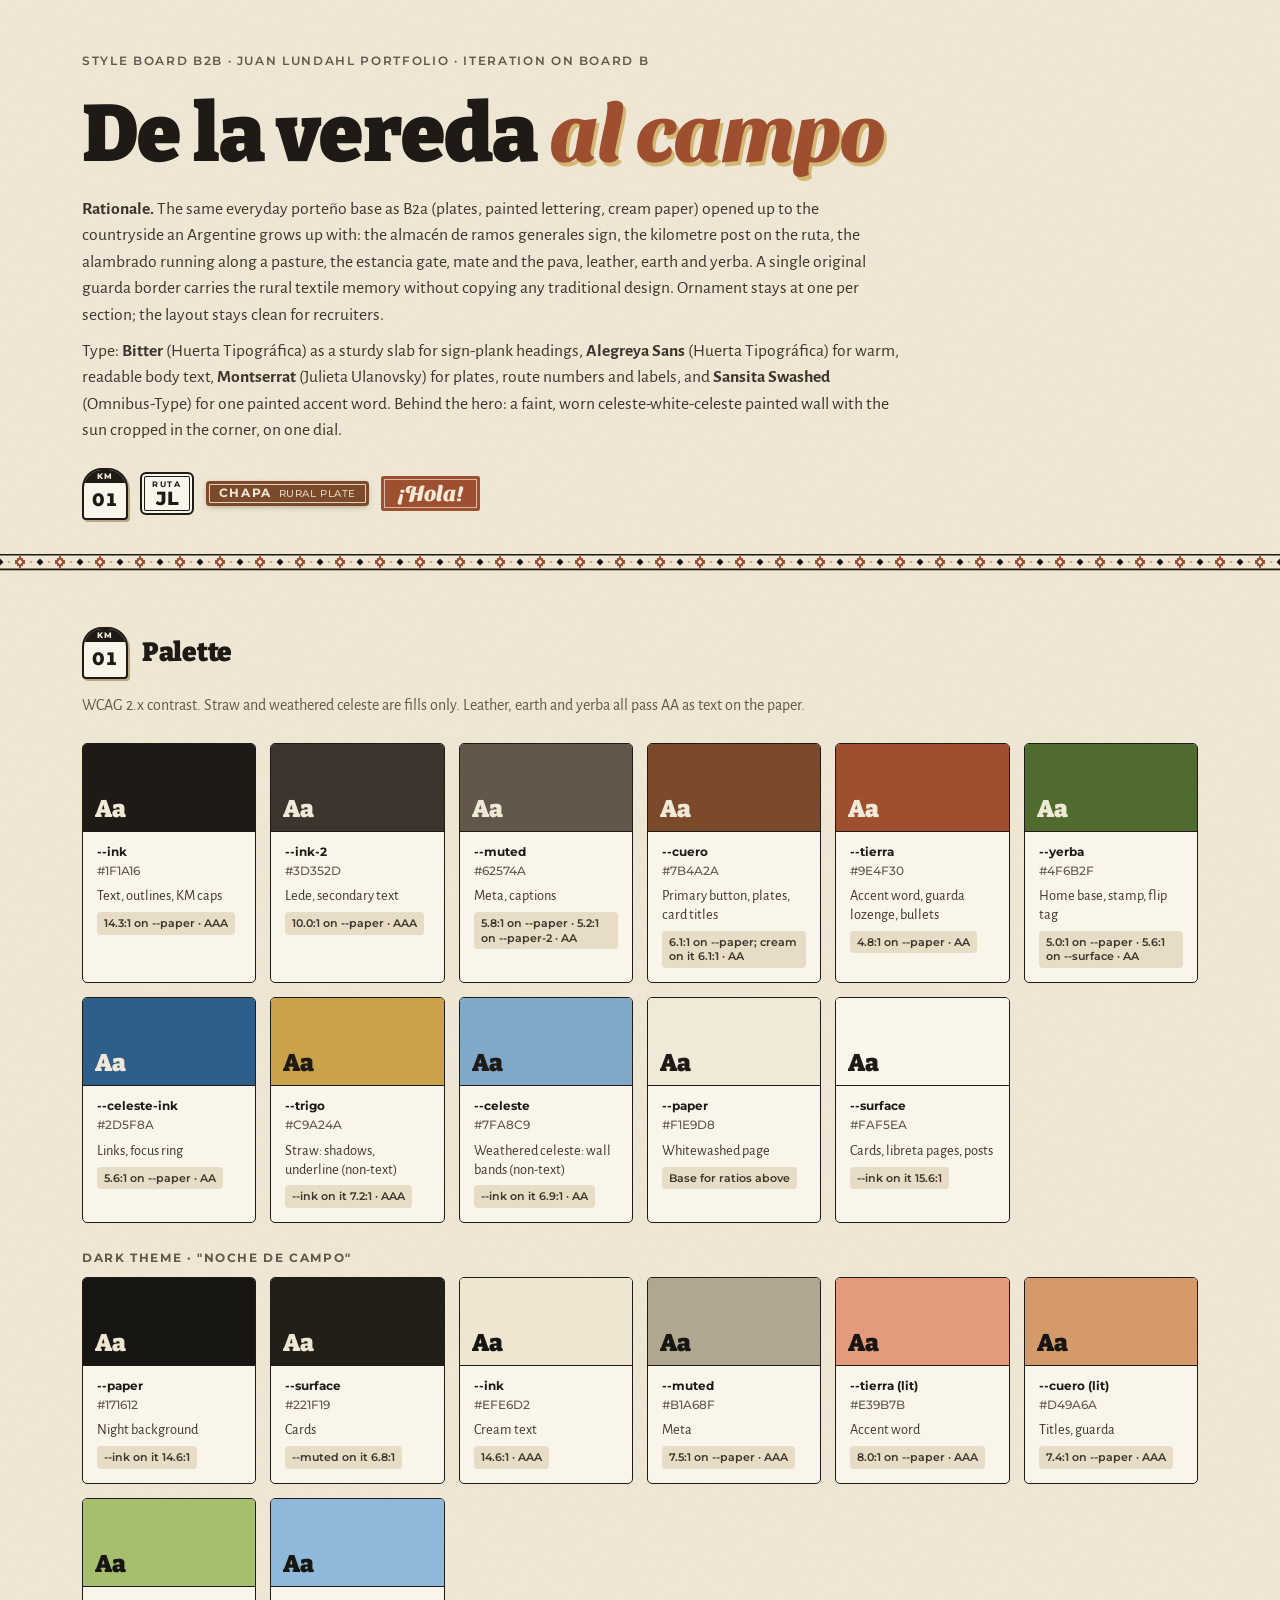
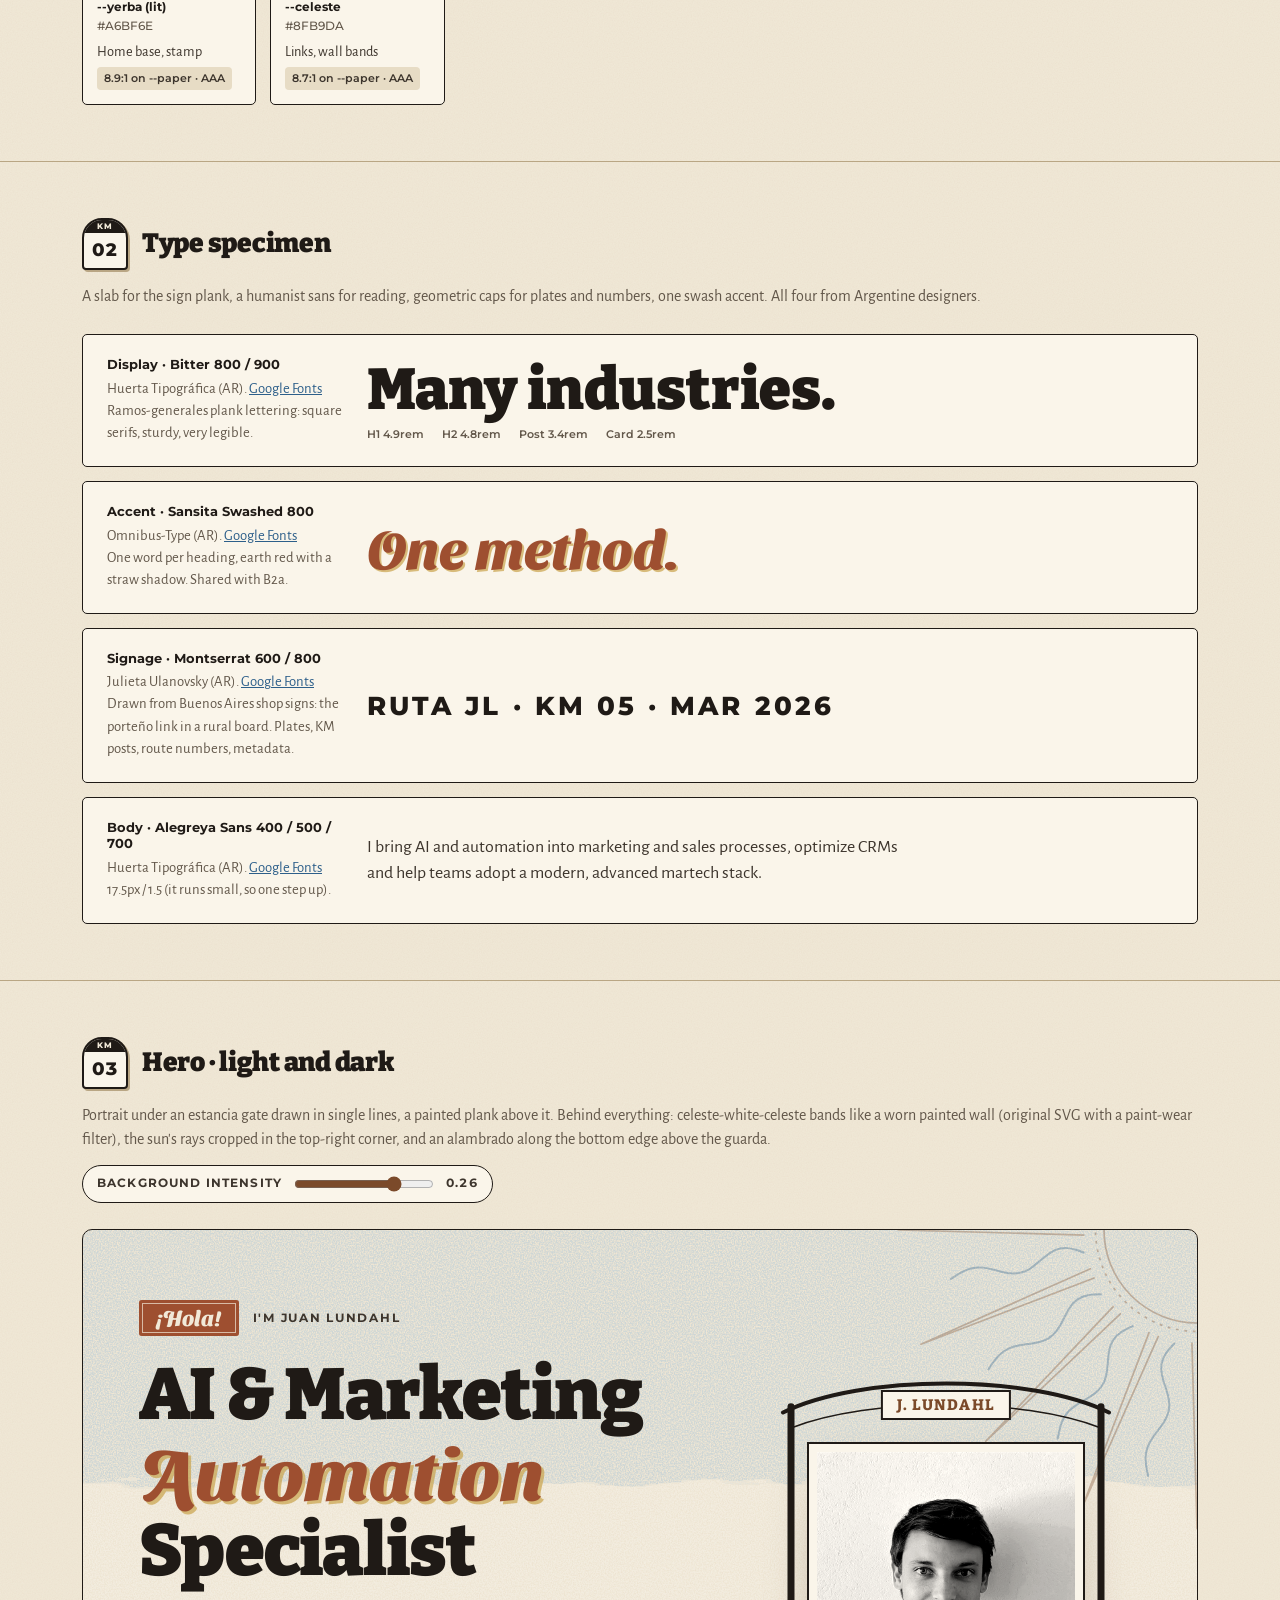
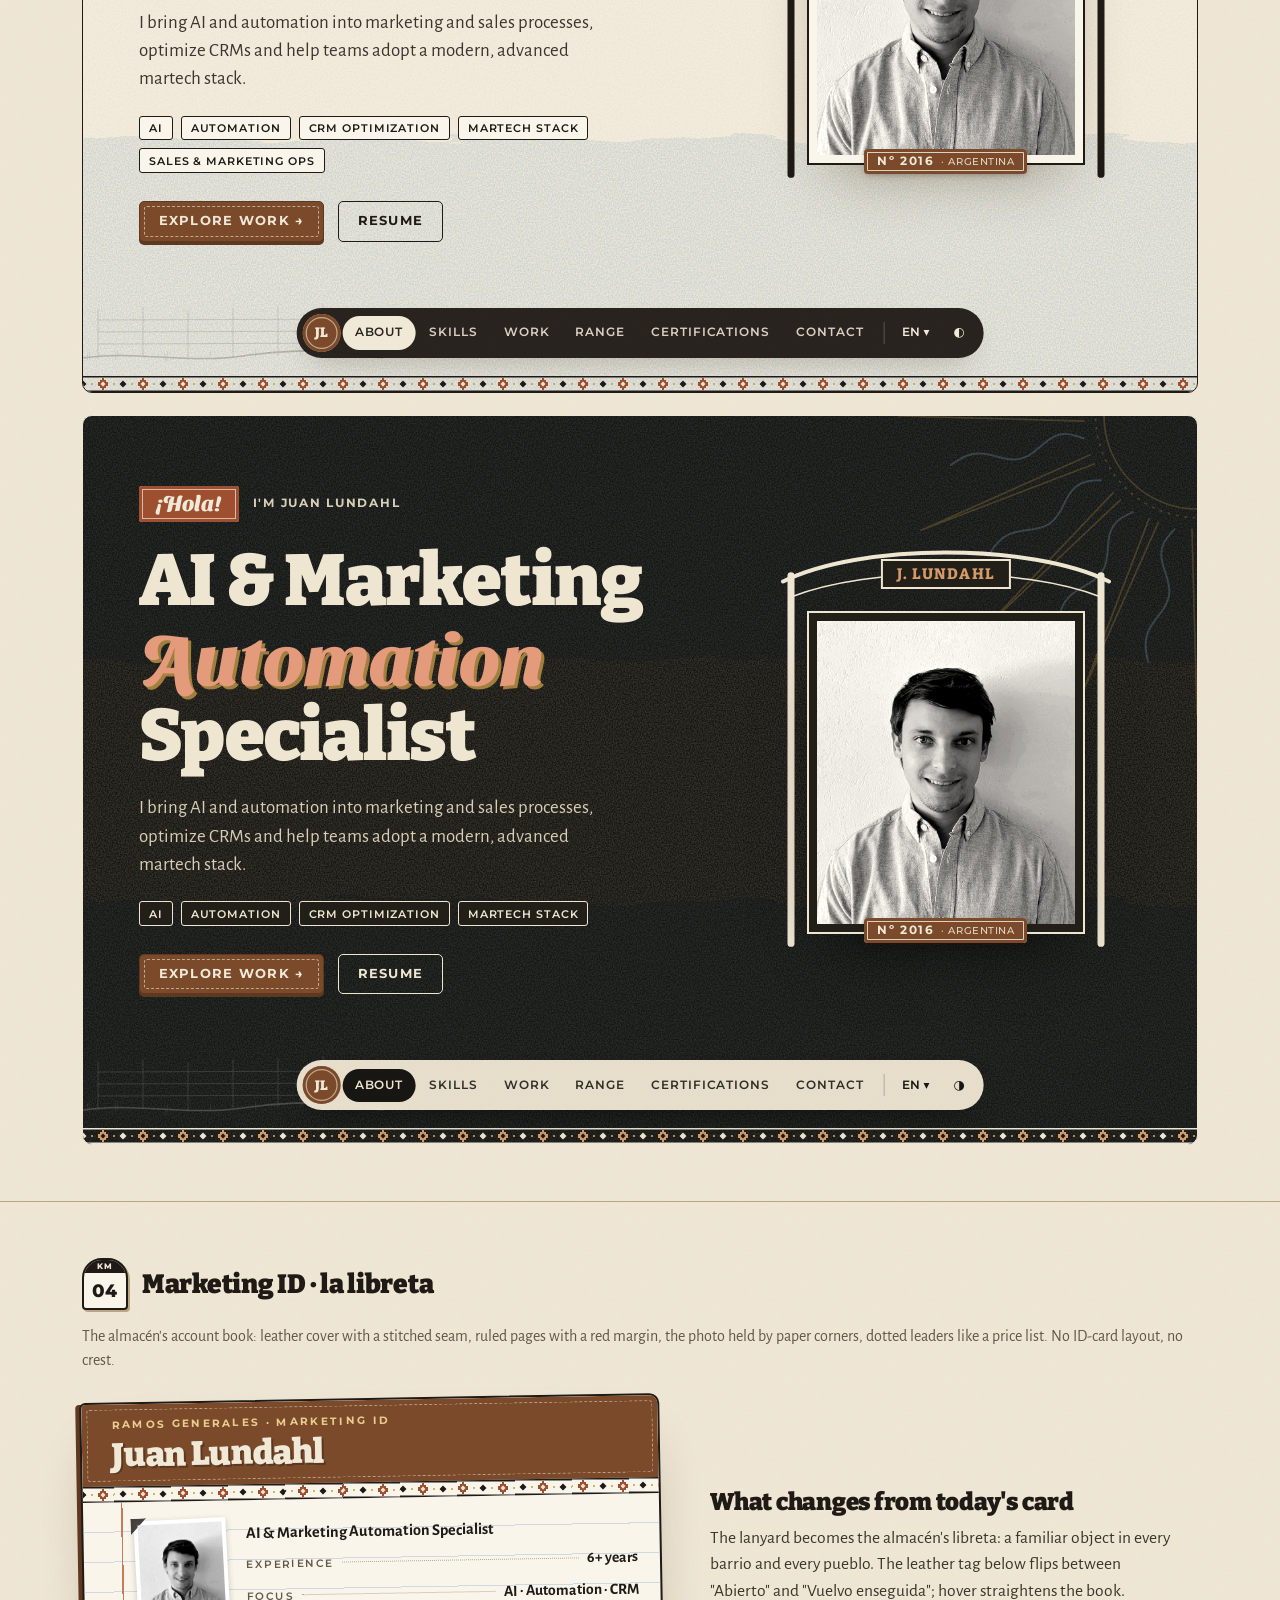
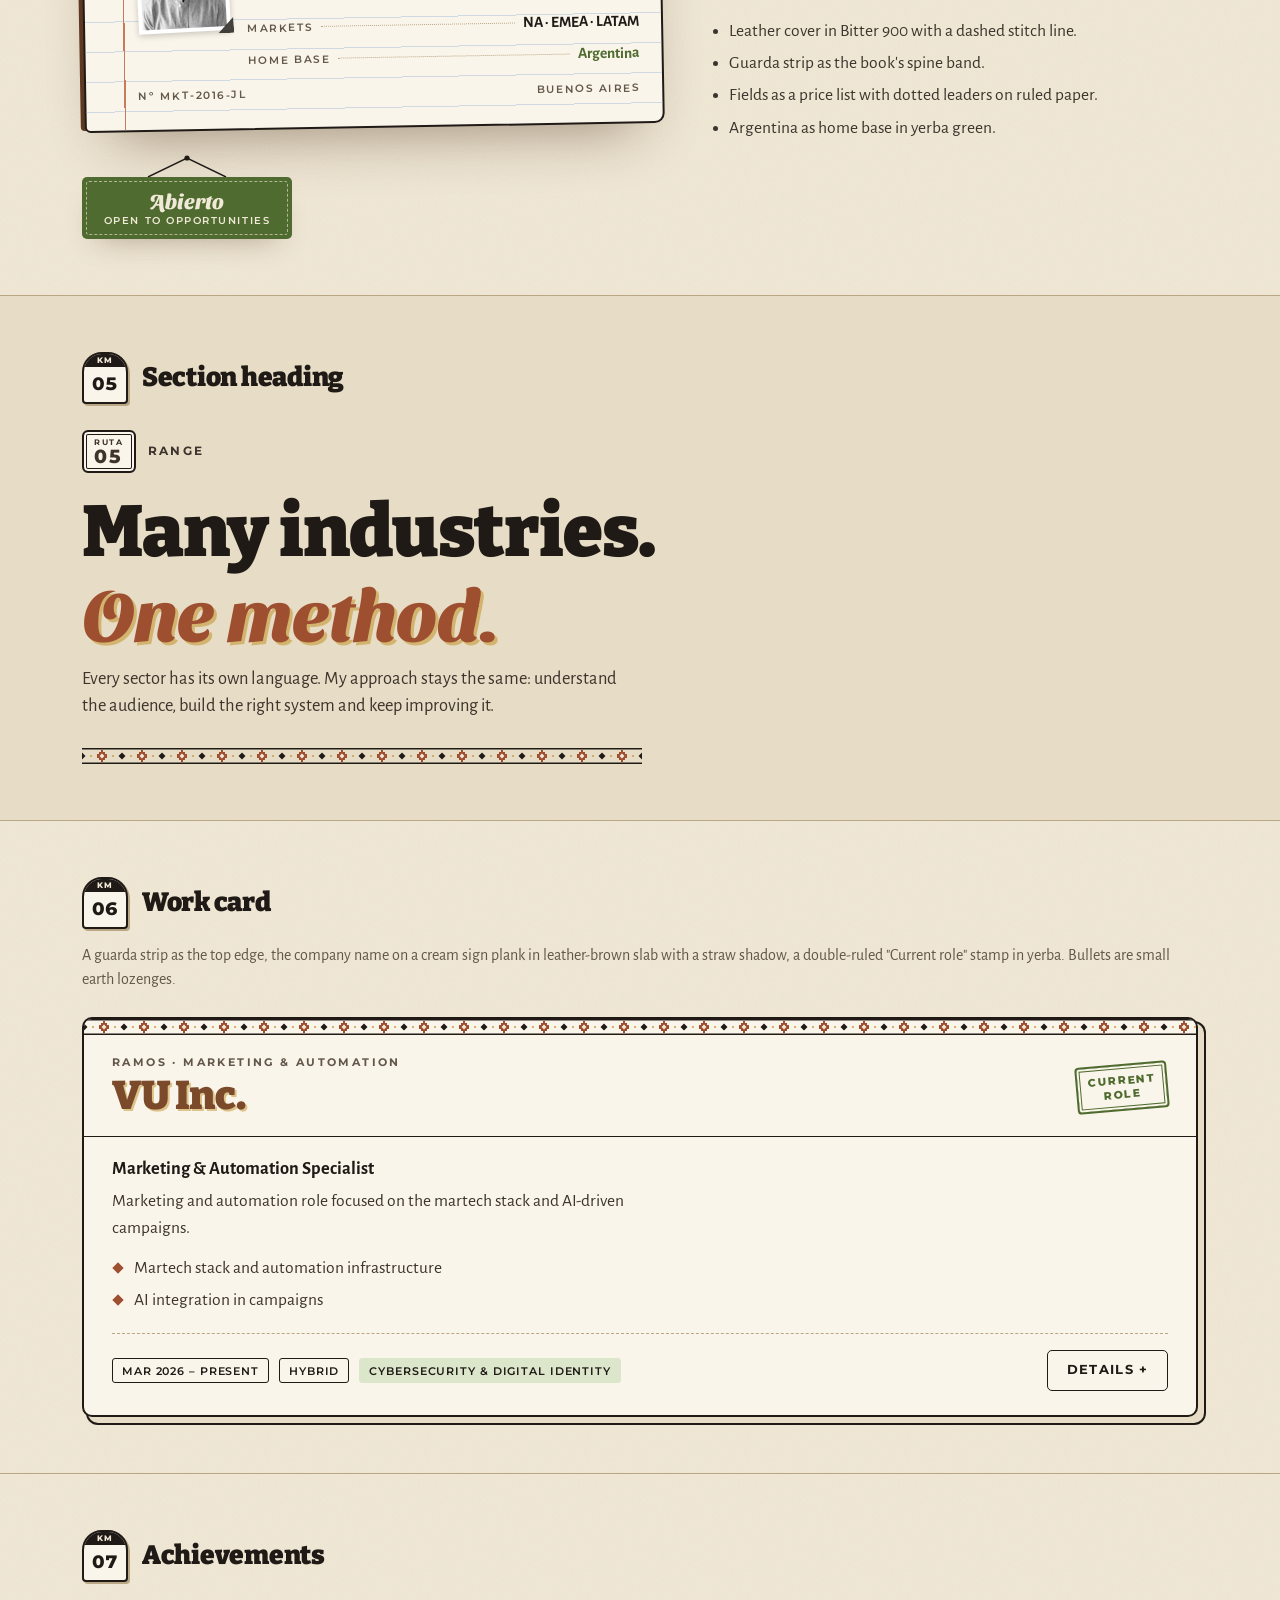
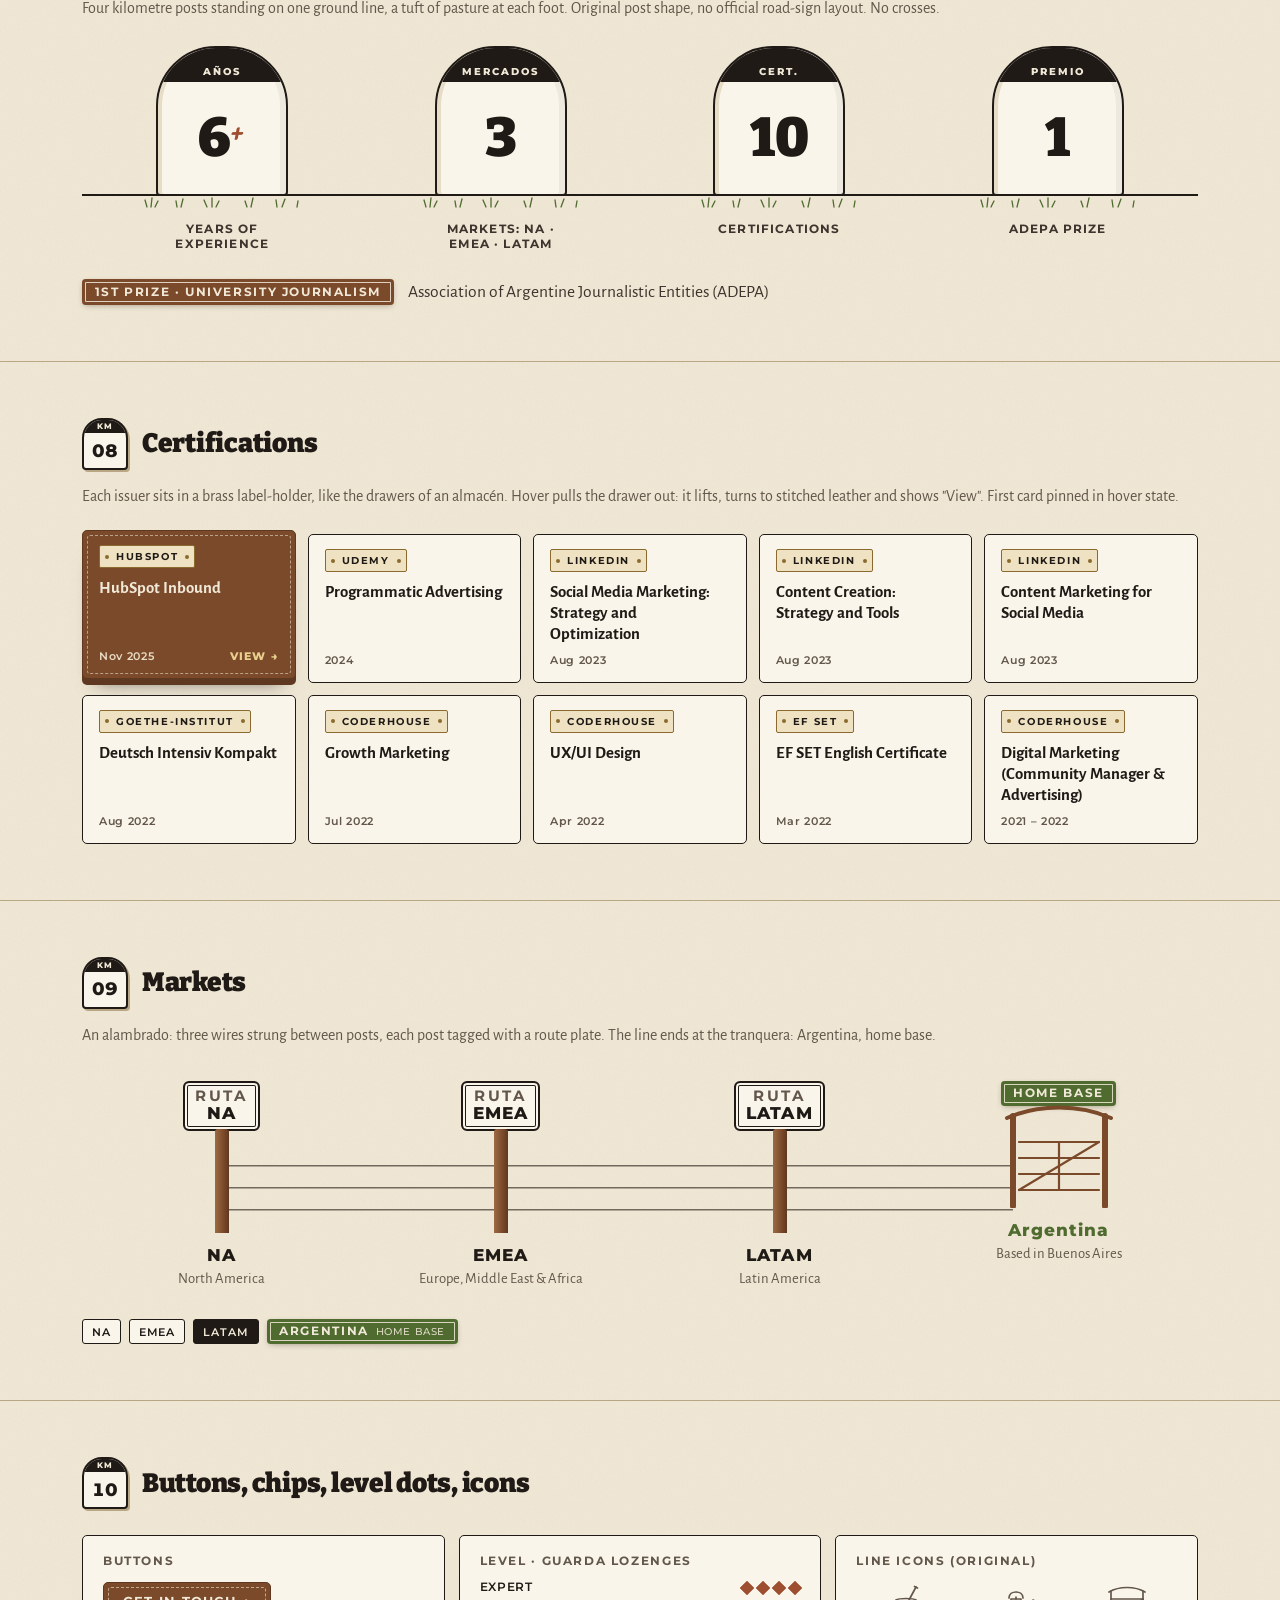
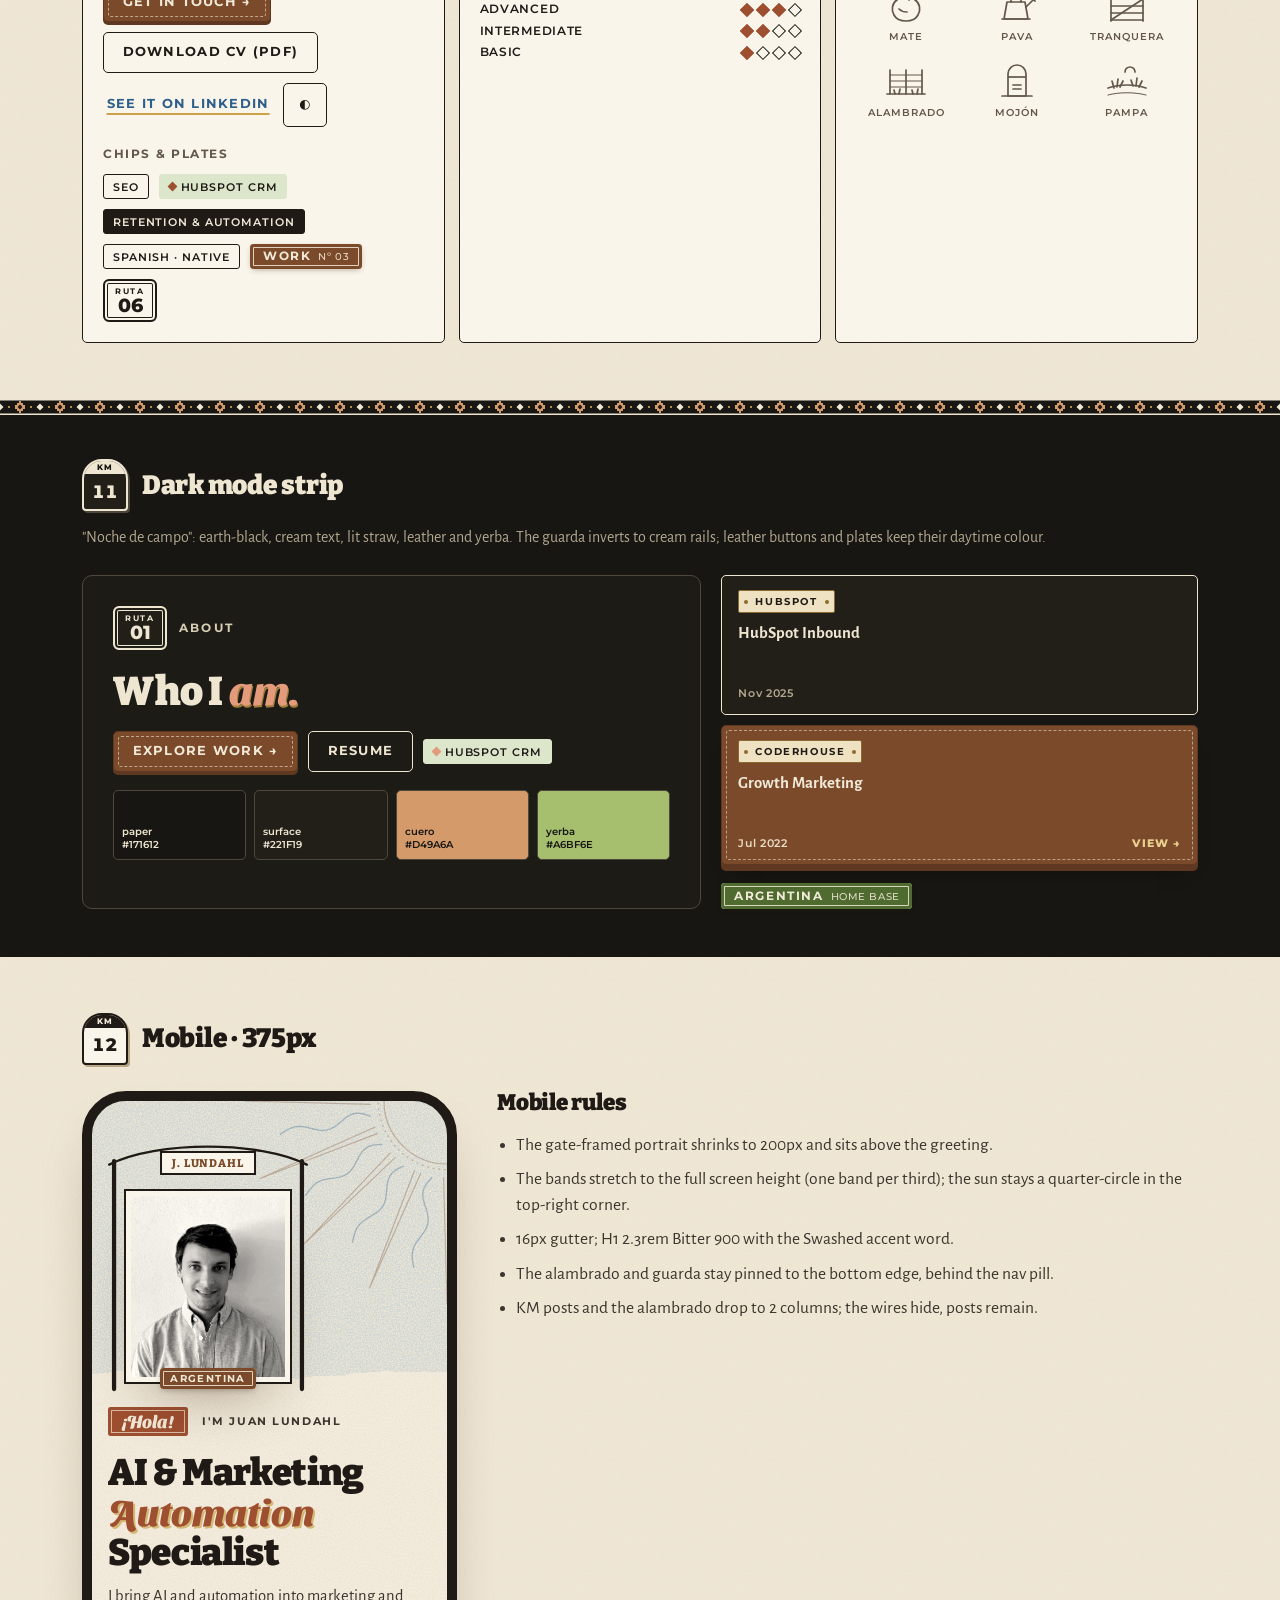
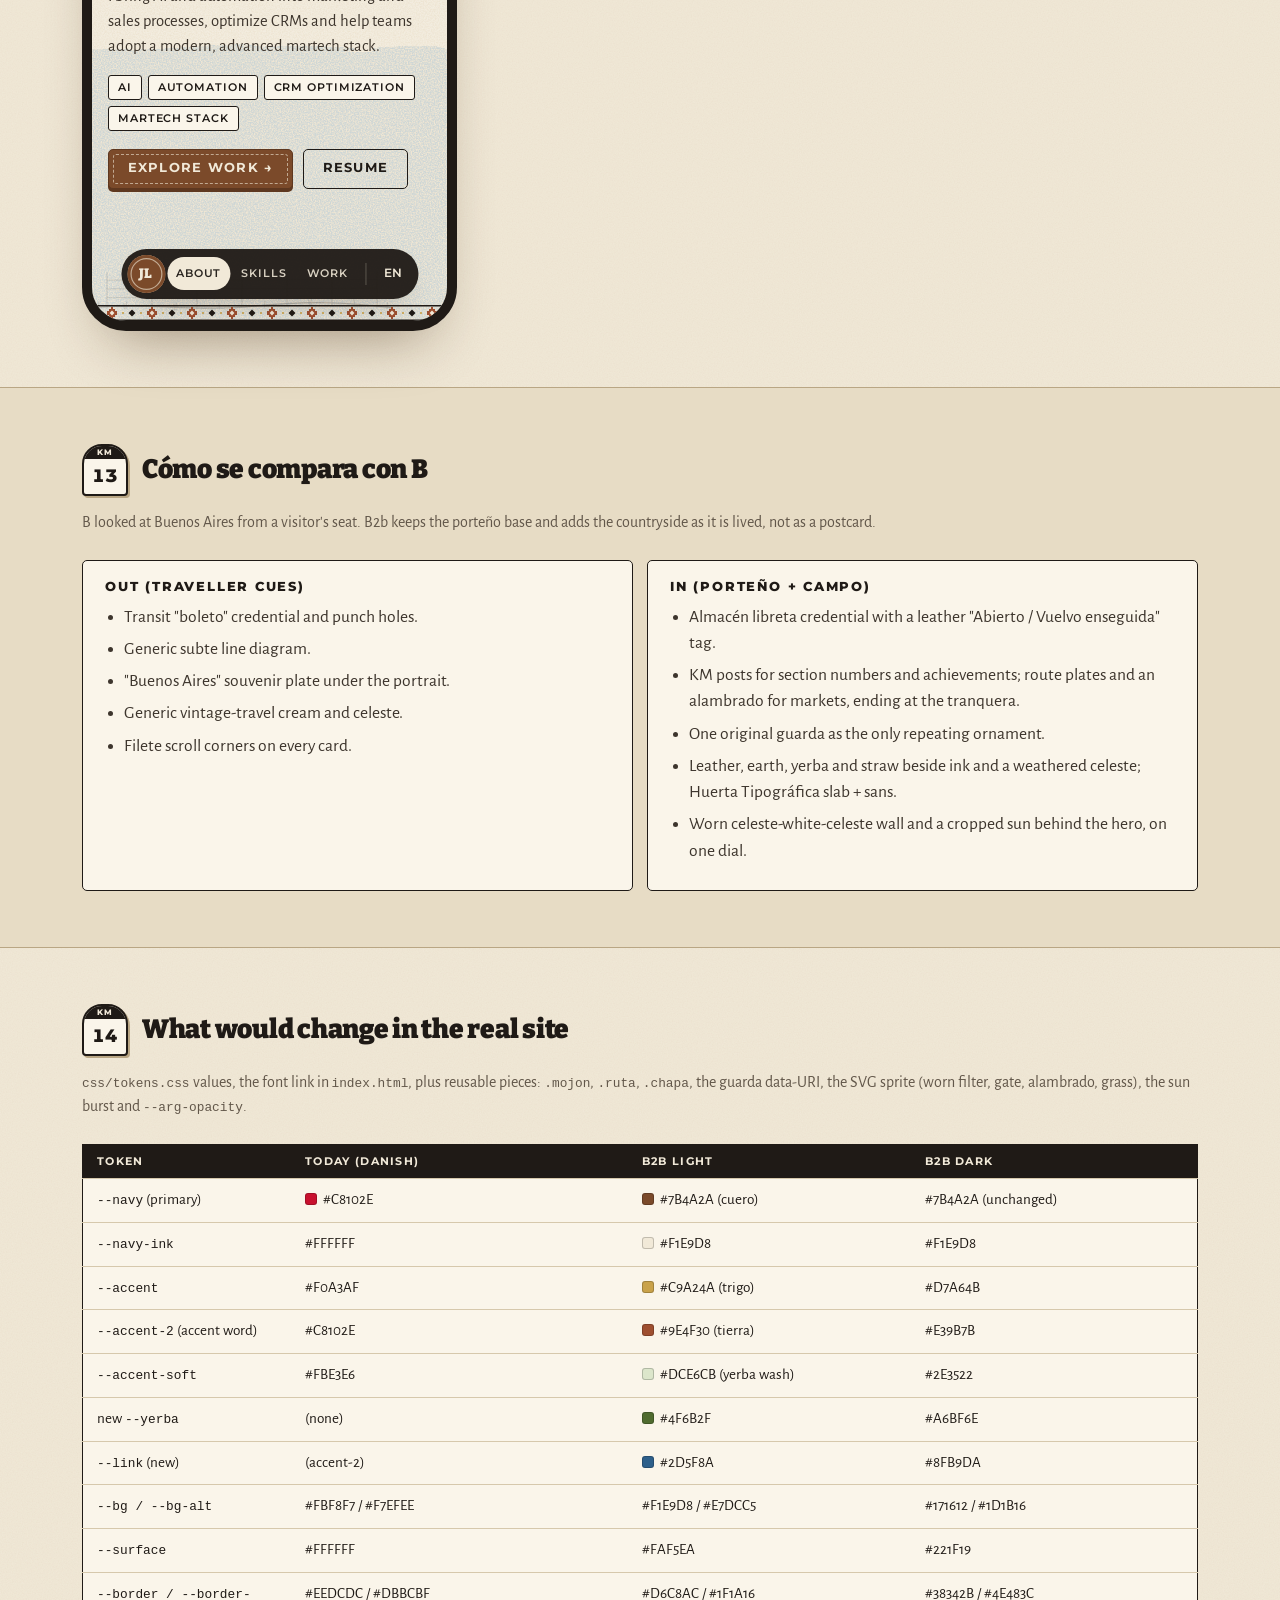
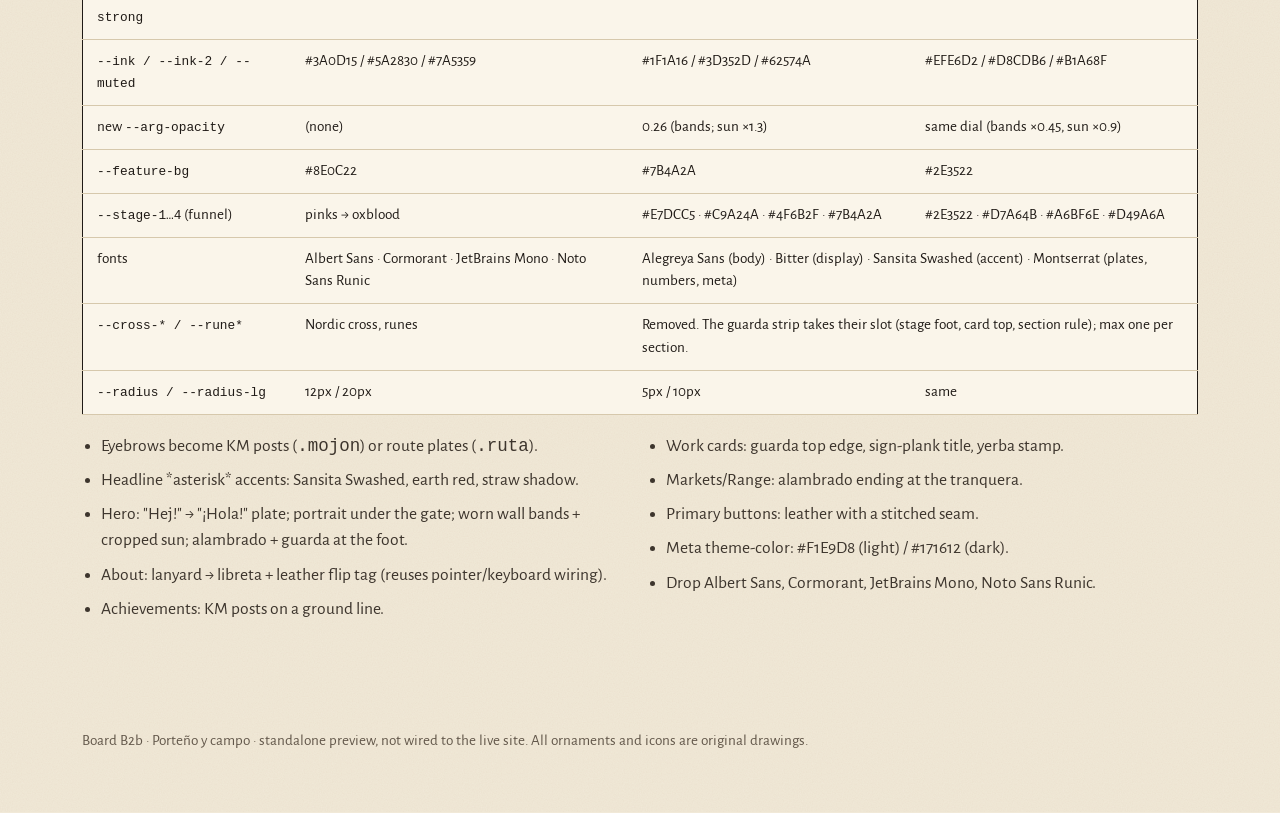
<file: docs/design-explorations/style-boards/board-b2b-porteno-campo.html>
<!doctype html>
<html lang="en">
<head>
<meta charset="utf-8">
<meta name="viewport" content="width=device-width, initial-scale=1">
<title>Board B2b · Porteño y campo</title>
<link rel="preconnect" href="https://fonts.googleapis.com">
<link rel="preconnect" href="https://fonts.gstatic.com" crossorigin>
<link href="https://fonts.googleapis.com/css2?family=Bitter:wght@600;700;800;900&family=Alegreya+Sans:ital,wght@0,400;0,500;0,700;1,400&family=Sansita+Swashed:wght@800&family=Montserrat:wght@500;600;700;800&display=swap" rel="stylesheet">
<style>
/* ==========================================================================
   STYLE BOARD B2b - "Porteño y campo"
   Same everyday-porteño base as B2a, opened up to the countryside: almacén
   de ramos generales lettering, an original guarda border, kilometre posts,
   alambrado and pasture lines, leather, earth and yerba accents.
   Proposed tokens for the real site (light = default).
   ========================================================================== */
:root {
  color-scheme: light;
  --paper: #F1E9D8;          /* whitewashed adobe */
  --paper-2: #E7DCC5;
  --surface: #FAF5EA;
  --rule: #D6C8AC;
  --rule-strong: #B9A684;

  --ink: #1F1A16;
  --ink-2: #3D352D;
  --muted: #62574A;

  --cuero: #7B4A2A;          /* leather: plates, primary, headings accents */
  --tierra: #9E4F30;         /* earth / terracotta: accent word, guarda */
  --yerba: #4F6B2F;          /* yerba / pasture green */
  --trigo: #C9A24A;          /* straw: fills, shadows (non-text) */
  --celeste: #7FA8C9;        /* weathered celeste (non-text) */
  --celeste-ink: #2D5F8A;    /* links */
  --line: #7B4A2A;           /* ornament line */

  --plate: #7B4A2A; --plate-ink: #F1E9D8;
  --wall-white: #FFFFFF;
  --band-cel: #74ACDB;       /* wall celeste, used only under --arg-opacity */

  /* Argentina background (worn celeste-white-celeste wall + cropped sun). ONE dial: */
  --arg-opacity: 0.26;
  --sol-a: #7B4A2A; --sol-b: #2D5F8A;

  --nav-bg: rgba(31, 26, 22, 0.95); --nav-ink: #F1E9D8;
  --shadow-md: 0 14px 30px -16px rgba(60, 35, 10, 0.38);
  --shadow-lg: 0 30px 60px -28px rgba(60, 35, 10, 0.48);

  --font-display: "Bitter", Georgia, serif;
  --font-accent: "Sansita Swashed", Georgia, serif;
  --font-sign: "Montserrat", "Segoe UI", system-ui, sans-serif;
  --font-sans: "Alegreya Sans", "Segoe UI", system-ui, sans-serif;

  --radius-sm: 3px; --radius: 5px; --radius-lg: 10px; --radius-pill: 999px;
  --gutter: 16px;
  --ease: cubic-bezier(0.22, 1, 0.36, 1);

  --noise: url("data:image/svg+xml,%3Csvg xmlns='http://www.w3.org/2000/svg' width='160' height='160'%3E%3Cfilter id='n'%3E%3CfeTurbulence type='fractalNoise' baseFrequency='.8' numOctaves='2' stitchTiles='stitch'/%3E%3CfeColorMatrix values='0 0 0 0 .4 0 0 0 0 .28 0 0 0 0 .14 0 0 0 .08 0'/%3E%3C/filter%3E%3Crect width='100%25' height='100%25' filter='url(%23n)'/%3E%3C/svg%3E");
  /* Guarda (original): stepped lozenge + small lozenge, thin rails. No crosses. */
  --guarda: url("data:image/svg+xml,%3Csvg xmlns='http://www.w3.org/2000/svg' width='40' height='16' viewBox='0 0 40 16'%3E%3Cpath d='M0 .75H40M0 15.25H40' stroke='%231F1A16' stroke-width='1.5'/%3E%3Cpath d='M19 2H21V4H23V6H25V10H23V12H21V14H19V12H17V10H15V6H17V4H19Z' fill='%239E4F30'/%3E%3Cpath d='M20 5.6L22.4 8 20 10.4 17.6 8Z' fill='%23F1E9D8'/%3E%3Cpath d='M0 4.5L3.5 8 0 11.5ZM40 4.5L36.5 8 40 11.5Z' fill='%231F1A16'/%3E%3Ccircle cx='9' cy='8' r='1.1' fill='%23C9A24A'/%3E%3Ccircle cx='31' cy='8' r='1.1' fill='%23C9A24A'/%3E%3C/svg%3E");
  --guarda-dark: url("data:image/svg+xml,%3Csvg xmlns='http://www.w3.org/2000/svg' width='40' height='16' viewBox='0 0 40 16'%3E%3Cpath d='M0 .75H40M0 15.25H40' stroke='%23EFE6D2' stroke-width='1.5'/%3E%3Cpath d='M19 2H21V4H23V6H25V10H23V12H21V14H19V12H17V10H15V6H17V4H19Z' fill='%23D49A6A'/%3E%3Cpath d='M20 5.6L22.4 8 20 10.4 17.6 8Z' fill='%23171612'/%3E%3Cpath d='M0 4.5L3.5 8 0 11.5ZM40 4.5L36.5 8 40 11.5Z' fill='%23EFE6D2'/%3E%3Ccircle cx='9' cy='8' r='1.1' fill='%23D7A64B'/%3E%3Ccircle cx='31' cy='8' r='1.1' fill='%23D7A64B'/%3E%3C/svg%3E");
}
@media (min-width: 720px) { :root { --gutter: 32px; } }

/* Dark: "Noche de campo" */
.theme-dark {
  color-scheme: dark;
  --paper: #171612; --paper-2: #1D1B16; --surface: #221F19;
  --rule: #38342B; --rule-strong: #4E483C;
  --ink: #EFE6D2; --ink-2: #D8CDB6; --muted: #B1A68F;
  --cuero: #D49A6A; --tierra: #E39B7B; --yerba: #A6BF6E; --trigo: #D7A64B;
  --celeste: #8FB9DA; --celeste-ink: #8FB9DA; --line: #D49A6A;
  --wall-white: #EFE6D2;
  --band-cel: #8FB9DA;
  --sol-a: #D7A64B; --sol-b: #8FB9DA;
  --nav-bg: rgba(239, 230, 210, 0.96); --nav-ink: #171612;
  --shadow-md: 0 14px 30px -16px rgba(0,0,0,.7); --shadow-lg: 0 30px 60px -28px rgba(0,0,0,.8);
  --noise: none;
  --guarda: var(--guarda-dark);
}

*, *::before, *::after { box-sizing: border-box; }
html { -webkit-text-size-adjust: 100%; }
body { margin: 0; color: var(--ink); font-family: var(--font-sans); font-size: 17.5px; line-height: 1.5; overflow-x: hidden; background-color: var(--paper); background-image: var(--noise); }
img { max-width: 100%; display: block; }
h1, h2, h3, h4 { margin: 0; font-family: var(--font-display); font-weight: 900; line-height: 1.04; letter-spacing: -0.01em; }
p { margin: 0; }
a { color: var(--celeste-ink); }
.wrap { max-width: 1180px; margin: 0 auto; padding: 0 var(--gutter); }
em.acc { font-family: var(--font-accent); font-style: normal; font-weight: 800; color: var(--tierra); text-shadow: 0.045em 0.045em 0 color-mix(in srgb, var(--trigo) 70%, transparent); letter-spacing: 0; }

/* ---------- Signature: guarda strip ---------- */
.guarda { height: 16px; background: var(--guarda) repeat-x left center / 40px 16px; }

/* ---------- Signature: mojón (kilometre post) section number ---------- */
.mojon { display: inline-grid; grid-template-rows: 13px 1fr; width: 46px; height: 52px; border: 2px solid var(--ink); border-radius: 20px 20px 4px 4px; background: var(--surface); text-align: center; overflow: hidden; box-shadow: 2px 2px 0 var(--rule-strong); flex: none; }
.mojon small { background: var(--ink); color: var(--paper); font: 800 0.5rem/13px var(--font-sign); letter-spacing: 0.16em; }
.mojon b { font: 800 1.15rem/1 var(--font-sign); align-self: center; font-variant-numeric: tabular-nums; }

/* ---------- Plate (rural/route plate) ---------- */
.chapa { position: relative; display: inline-flex; align-items: center; gap: 0.6em; background: var(--plate); color: var(--plate-ink); border-radius: 4px; padding: 0.62em 1.1em 0.58em; font: 700 0.72rem/1 var(--font-sign); letter-spacing: 0.14em; text-transform: uppercase; box-shadow: inset 0 0 0 3px var(--plate), inset 0 0 0 4px rgba(241,233,216,.85), 0 2px 6px -2px rgba(40,25,10,.4); }
.chapa small { font-weight: 500; letter-spacing: 0.06em; opacity: 0.88; }
.chapa.is-yerba { --plate: #4F6B2F; }
.chapa.is-cel { --plate: #2D5F8A; }
.ruta { display: inline-grid; place-items: center; min-width: 54px; padding: 6px 10px 5px; border: 2px solid var(--ink); border-radius: 6px; background: var(--surface); color: var(--ink); text-align: center; box-shadow: inset 0 0 0 2px var(--surface), inset 0 0 0 3px var(--ink); }
.ruta small { font: 700 0.5rem/1 var(--font-sign); letter-spacing: 0.2em; text-transform: uppercase; }
.ruta b { font: 800 1.2rem/1.05 var(--font-sign); }

/* Board chrome */
.board-head { padding: 56px 0 0; }
.board-head .tag { font: 600 0.74rem/1 var(--font-sign); letter-spacing: 0.14em; text-transform: uppercase; color: var(--muted); }
.board-head h1 { font-size: clamp(2.5rem, 1.4rem + 4.6vw, 5rem); margin: 18px 0 20px; }
.board-head .why { max-width: 820px; color: var(--ink-2); font-size: 1.1rem; }
.board-head .why + .why { margin-top: 10px; }
.board-head .pills { display: flex; flex-wrap: wrap; gap: 12px; margin: 24px 0 34px; align-items: center; }

.blk { padding: 56px 0; }
.blk + .blk, .board-head + .blk { border-top: 1px solid var(--rule-strong); }
.blk-label { display: flex; align-items: center; gap: 14px; margin-bottom: 26px; flex-wrap: wrap; }
.blk-label h2 { font-size: 1.65rem; }
.blk-label .note { color: var(--muted); font-size: 1rem; flex-basis: 100%; }
.subhead { font: 700 0.72rem/1 var(--font-sign); letter-spacing: 0.14em; text-transform: uppercase; color: var(--muted); margin: 30px 0 12px; }

/* Palette */
.swatches { display: grid; grid-template-columns: repeat(auto-fill, minmax(158px, 1fr)); gap: 14px; }
.sw { background: var(--surface); border: 1.5px solid var(--ink); border-radius: var(--radius); overflow: hidden; }
.sw .chip-c { height: 88px; display: flex; align-items: flex-end; padding: 10px 12px; font: 900 1.5rem/1 var(--font-display); border-bottom: 1.5px solid var(--ink); }
.sw .meta { padding: 12px 14px 14px; font-size: 0.9rem; }
.sw .meta b { display: block; font: 700 0.78rem/1.3 var(--font-sign); }
.sw .meta .hex { font: 500 0.76rem/1.2 var(--font-sign); color: var(--muted); }
.sw .meta .role { color: var(--ink-2); margin-top: 6px; line-height: 1.3; }
.sw .meta .aa { margin-top: 6px; font: 600 0.68rem/1.35 var(--font-sign); color: var(--ink-2); background: var(--paper-2); border-radius: 4px; padding: 4px 7px; display: inline-block; }

/* Type */
.type-grid { display: grid; gap: 14px; }
.spec { background: var(--surface); border: 1.5px solid var(--ink); border-radius: var(--radius); padding: 22px 24px; display: grid; grid-template-columns: 240px 1fr; gap: 20px; align-items: center; }
.spec .who { font-size: 0.92rem; color: var(--muted); }
.spec .who b { display: block; color: var(--ink); font: 700 0.8rem/1.3 var(--font-sign); margin-bottom: 4px; }
.spec .s-display { font: 900 clamp(2rem, 1.2rem + 3vw, 3.6rem)/1 var(--font-display); }
.spec .s-accent { font: 800 clamp(2.1rem, 1.3rem + 2.6vw, 3.4rem)/1 var(--font-accent); color: var(--tierra); text-shadow: 0.045em 0.045em 0 color-mix(in srgb, var(--trigo) 70%, transparent); }
.spec .s-sign { font: 800 clamp(1.1rem, 0.9rem + 0.9vw, 1.6rem)/1.15 var(--font-sign); letter-spacing: 0.12em; text-transform: uppercase; }
.spec .s-body { font-size: 1.12rem; max-width: 62ch; color: var(--ink-2); }
.scale { display: flex; flex-wrap: wrap; gap: 18px; margin-top: 10px; color: var(--muted); font: 600 0.7rem/1 var(--font-sign); }

/* Components */
.btn { position: relative; display: inline-flex; align-items: center; gap: 0.6em; border: 1.5px solid var(--ink); cursor: pointer; text-decoration: none; background: none; color: var(--ink); font: 700 0.8rem/1 var(--font-sign); letter-spacing: 0.1em; text-transform: uppercase; padding: 1em 1.45em; border-radius: var(--radius); transition: transform 160ms var(--ease), background-color 160ms, color 160ms, box-shadow 160ms; }
/* leather with a stitched seam */
.btn-primary { background: #7B4A2A; color: #F1E9D8; border-color: #5E3820; box-shadow: 0 3px 0 #5E3820; }
.btn-primary::after { content: ""; position: absolute; inset: 4px; border: 1.2px dashed rgba(241,233,216,.6); border-radius: 3px; pointer-events: none; }
.btn-primary:hover { transform: translateY(-2px); box-shadow: 0 5px 0 #5E3820; }
.btn-secondary:hover { background: var(--ink); color: var(--paper); }
.btn-ghost { border-color: transparent; color: var(--celeste-ink); padding-left: 0.2em; padding-right: 0.2em; text-decoration: underline; text-decoration-color: var(--trigo); text-underline-offset: 5px; text-decoration-thickness: 2px; }
.btn-icon { width: 44px; height: 44px; padding: 0; justify-content: center; }
.btn:focus-visible, .cert:focus-visible, .cartelito:focus-visible { outline: 2px solid var(--celeste-ink); outline-offset: 3px; }

.chip { display: inline-flex; align-items: center; gap: 0.45em; padding: 0.5em 0.8em 0.45em; border-radius: var(--radius-sm); border: 1.5px solid var(--ink); color: var(--ink); background: var(--surface); font: 600 0.7rem/1.1 var(--font-sign); letter-spacing: 0.08em; text-transform: uppercase; }
.chip.is-soft { background: #DCE6CB; border-color: #DCE6CB; color: #1F1A16; }
.chip.is-active { background: var(--ink); color: var(--paper); }
.chip .dot { width: 7px; height: 7px; transform: rotate(45deg); background: var(--tierra); }
.dots { display: inline-flex; gap: 6px; }
.dots i { width: 10px; height: 10px; transform: rotate(45deg); border: 1.5px solid var(--ink); }
.dots i.on { background: var(--tierra); border-color: var(--tierra); }
.row { display: flex; flex-wrap: wrap; gap: 10px; align-items: center; }

/* ---------- Hero ---------- */
.stage { position: relative; border: 1.5px solid var(--ink); border-radius: var(--radius-lg); overflow: hidden; background-color: var(--paper); background-image: var(--noise); color: var(--ink); }
.stage + .stage { margin-top: 22px; }
.stage > .guarda { position: absolute; left: 0; right: 0; bottom: 0; z-index: 2; }
.hero { position: relative; padding: 70px 56px 150px; display: grid; grid-template-columns: 1.3fr 0.9fr; gap: 48px; align-items: center; min-height: 660px; isolation: isolate; }
/* Worn celeste-white-celeste wall (original SVG + turbulence filter) */
.franjas { position: absolute; inset: 0; width: 100%; height: 100%; z-index: -2; opacity: var(--arg-opacity); pointer-events: none; }
.franjas .cel { fill: var(--band-cel); }
.franjas .bla { fill: var(--wall-white); }
.theme-dark .franjas { opacity: calc(var(--arg-opacity) * 0.45); }
.sol { position: absolute; z-index: -1; pointer-events: none; opacity: calc(var(--arg-opacity) * 1.3); overflow: visible; }
.theme-dark .sol { opacity: calc(var(--arg-opacity) * 0.9); }
.sol .rs { fill: none; stroke: var(--sol-a); stroke-width: 1.2; stroke-linejoin: round; }
.sol .rw { fill: none; stroke: var(--sol-b); stroke-width: 1.4; stroke-linecap: round; }
.sol .ring { fill: none; stroke: var(--sol-a); stroke-width: 1.2; }
.hero .sol { width: 620px; height: 620px; top: -310px; right: -310px; }
/* alambrado + pasture line along the bottom */
.campo { position: absolute; left: 0; right: 0; bottom: 16px; height: 96px; z-index: -1; color: var(--ink); opacity: 0.22; pointer-events: none; }
.hello { display: flex; gap: 14px; align-items: center; flex-wrap: wrap; }
.hello .who { font: 700 0.78rem/1 var(--font-sign); letter-spacing: 0.14em; text-transform: uppercase; color: var(--ink-2); }
.hola { font: 800 1.35rem/1 var(--font-accent); color: #F1E9D8; background: #9E4F30; padding: 0.3em 0.8em 0.36em; border-radius: 3px; box-shadow: inset 0 0 0 3px #9E4F30, inset 0 0 0 4px rgba(241,233,216,.7); }
.hero h1 { font-size: clamp(2.5rem, 1.3rem + 4vw, 4.9rem); margin: 22px 0 20px; }
.hero .lede { font-size: 1.18rem; color: var(--ink-2); max-width: 46ch; }
.hero .tags { list-style: none; padding: 0; margin: 22px 0 28px; display: flex; flex-wrap: wrap; gap: 8px; }
.hero .ctas { display: flex; flex-wrap: wrap; gap: 14px; align-items: center; }

/* Portrait under an estancia gate (original line drawing) */
.porton { position: relative; justify-self: center; width: min(100%, 330px); margin: 0; padding: 74px 26px 0; }
.porton .arco { position: absolute; inset: 0 0 auto 0; width: 100%; height: 100%; overflow: visible; color: var(--ink); }
.porton .tabla { position: absolute; top: 22px; left: 50%; transform: translateX(-50%); white-space: nowrap; background: var(--surface); border: 2px solid var(--ink); padding: 6px 14px 5px; font: 800 0.95rem/1 var(--font-display); letter-spacing: 0.08em; text-transform: uppercase; color: var(--cuero); z-index: 1; }
.porton .ph { position: relative; background: var(--surface); border: 2px solid var(--ink); padding: 8px; box-shadow: var(--shadow-lg); }
.porton .ph img { width: 100%; aspect-ratio: 4 / 4.7; object-fit: cover; object-position: 50% 26%; filter: grayscale(1) contrast(1.08) sepia(0.1); }
.porton figcaption { display: flex; justify-content: center; margin-top: -16px; position: relative; }

.navpill { position: absolute; left: 50%; bottom: 34px; transform: translateX(-50%); display: flex; align-items: center; gap: 2px; z-index: 3; background: var(--nav-bg); color: var(--nav-ink); border-radius: var(--radius-pill); padding: 6px; box-shadow: var(--shadow-md); white-space: nowrap; max-width: calc(100% - 24px); overflow: hidden; }
.navpill .mark { width: 38px; height: 38px; border-radius: 50%; background: #7B4A2A; color: #F1E9D8; display: grid; place-items: center; font: 900 0.85rem/1 var(--font-display); flex: none; box-shadow: inset 0 0 0 3px #7B4A2A, inset 0 0 0 4.2px rgba(241,233,216,.6); }
.navpill a { font: 600 0.72rem/1 var(--font-sign); letter-spacing: 0.08em; text-transform: uppercase; color: inherit; text-decoration: none; padding: 11px 12px; border-radius: var(--radius-pill); opacity: 0.88; }
.navpill a.on { background: var(--nav-ink); color: var(--nav-bg); opacity: 1; }
.theme-dark .navpill a.on { background: #171612; color: #EFE6D2; }
.navpill .sep { width: 1px; height: 22px; background: currentColor; opacity: 0.25; margin: 0 6px; }
.navpill .lang { font: 600 0.74rem/1 var(--font-sign); padding: 0 10px; }

.dial { display: inline-flex; align-items: center; gap: 10px; font: 700 0.72rem/1 var(--font-sign); letter-spacing: 0.1em; text-transform: uppercase; color: var(--ink-2); background: var(--surface); border: 1.5px solid var(--ink); border-radius: var(--radius-pill); padding: 8px 14px; }
.dial input { accent-color: #7B4A2A; width: 140px; }
.dial output { font-variant-numeric: tabular-nums; min-width: 3ch; }

/* ---------- Marketing ID: libreta de almacén ---------- */
.id-wrap { display: grid; grid-template-columns: minmax(0, 580px) 1fr; gap: 48px; align-items: center; }
.libreta { position: relative; background: var(--surface); border: 2px solid var(--ink); border-radius: 6px 10px 10px 6px; box-shadow: -6px 0 0 -2px #5E3820, var(--shadow-lg); transform: rotate(-1deg); transition: transform 400ms var(--ease); overflow: hidden; }
.libreta:hover { transform: rotate(0) translateY(-3px); }
.libreta .tapa { background: #7B4A2A; color: #F1E9D8; padding: 16px 22px 14px 30px; position: relative; }
.libreta .tapa::after { content: ""; position: absolute; inset: 5px; border: 1.2px dashed rgba(241,233,216,.55); border-radius: 3px; pointer-events: none; }
.libreta .tapa p { font: 700 0.66rem/1 var(--font-sign); letter-spacing: 0.22em; text-transform: uppercase; color: #E9CF8E; }
.libreta .tapa h4 { font: 900 2.1rem/1 var(--font-display); margin-top: 8px; text-shadow: 2px 2px 0 rgba(0,0,0,.25); }
.libreta .hojas { position: relative; padding: 18px 22px 18px 52px; background-image: linear-gradient(90deg, transparent 38px, #C77A5C 38px 39.5px, transparent 39.5px), repeating-linear-gradient(transparent 0 29px, #CFD9E2 29px 30px); }
.libreta .body { display: grid; grid-template-columns: 92px 1fr; gap: 18px; align-items: start; }
.libreta .ph { position: relative; padding: 4px; background: #fff; box-shadow: 0 2px 6px rgba(0,0,0,.2); transform: rotate(-2deg); }
.libreta .ph img { width: 100%; aspect-ratio: 4/5; object-fit: cover; object-position: 50% 25%; filter: grayscale(1) contrast(1.06); }
.libreta .ph::before, .libreta .ph::after { content: ""; position: absolute; width: 16px; height: 16px; background: #1F1A16; opacity: .82; }
.libreta .ph::before { top: -3px; left: -3px; clip-path: polygon(0 0, 100% 0, 0 100%); }
.libreta .ph::after { bottom: -3px; right: -3px; clip-path: polygon(100% 0, 100% 100%, 0 100%); }
.libreta .role { font: 700 1.02rem/30px var(--font-sans); color: var(--ink); }
.libreta dl { margin: 0; }
.libreta dl div { display: flex; align-items: baseline; gap: 8px; line-height: 30px; }
.libreta dt { font: 600 0.66rem/30px var(--font-sign); letter-spacing: 0.14em; text-transform: uppercase; color: var(--muted); }
.libreta dl div::after { content: ""; order: 1; flex: 1; border-bottom: 1.5px dotted var(--rule-strong); transform: translateY(-4px); }
.libreta dd { order: 2; margin: 0; font: 700 0.98rem/30px var(--font-sans); }
.libreta dd.home { color: var(--yerba); }
.libreta .pie { display: flex; justify-content: space-between; margin-top: 4px; font: 600 0.66rem/30px var(--font-sign); letter-spacing: 0.14em; color: var(--muted); text-transform: uppercase; }
.libreta > .guarda { position: relative; }
.cartelito { margin-top: 26px; background: none; border: 0; padding: 0; cursor: pointer; display: inline-flex; flex-direction: column; align-items: center; perspective: 600px; color: inherit; }
.cartelito .cuerda { width: 86px; height: 22px; }
.cartelito .faces { position: relative; width: 210px; height: 62px; transform-style: preserve-3d; transition: transform 600ms var(--ease); }
.cartelito[aria-pressed="true"] .faces { transform: rotateY(180deg); }
.cartelito .f { position: absolute; inset: 0; backface-visibility: hidden; border-radius: 5px; display: grid; place-content: center; text-align: center; color: #F1E9D8; background: var(--c); box-shadow: var(--shadow-md); }
.cartelito .f::after { content: ""; position: absolute; inset: 4px; border: 1.2px dashed rgba(241,233,216,.6); border-radius: 3px; }
.cartelito .f b { font: 800 1.3rem/1 var(--font-accent); }
.cartelito .f small { font: 600 0.6rem/1 var(--font-sign); letter-spacing: 0.16em; text-transform: uppercase; margin-top: 5px; }
.cartelito .front { --c: #4F6B2F; }
.cartelito .back { --c: #7B4A2A; transform: rotateY(180deg); }
.id-notes h3 { font-size: 1.5rem; margin-bottom: 10px; }
.id-notes p { color: var(--ink-2); max-width: 52ch; }
.id-notes ul { color: var(--ink-2); padding-left: 1.1em; margin: 14px 0 0; }
.id-notes li { margin: 6px 0; }

/* Section heading */
.sec-head { max-width: 840px; }
.sec-head .eyebrow { display: flex; align-items: center; gap: 12px; }
.sec-head .eyebrow span { font: 700 0.76rem/1 var(--font-sign); letter-spacing: 0.18em; text-transform: uppercase; color: var(--ink-2); }
.sec-head h2 { font-size: clamp(2.4rem, 1.3rem + 4vw, 4.8rem); margin: 22px 0 16px; }
.sec-head h2 em.acc { display: block; margin-top: 0.06em; }
.sec-head p { color: var(--ink-2); font-size: 1.15rem; max-width: 56ch; }
.sec-head .guarda { margin-top: 28px; max-width: 560px; }

/* Work card: ramos-generales sign plank */
.work { position: relative; background: var(--surface); border: 2px solid var(--ink); border-radius: var(--radius-lg); overflow: hidden; transition: transform 220ms var(--ease), box-shadow 220ms; box-shadow: 6px 6px 0 var(--paper-2), 6px 6px 0 2px var(--ink); }
.work:hover { transform: translate(-2px, -2px); box-shadow: 8px 8px 0 var(--trigo), 8px 8px 0 2px var(--ink); }
.work .tabla { display: flex; justify-content: space-between; align-items: center; gap: 16px; flex-wrap: wrap; padding: 22px 28px 18px; border-bottom: 1.5px solid var(--ink); }
.work .tabla h3 { font-size: 2.5rem; color: var(--cuero); text-shadow: 2px 2px 0 color-mix(in srgb, var(--trigo) 60%, transparent); }
.work .tabla .kick { display: block; font: 700 0.68rem/1 var(--font-sign); letter-spacing: 0.22em; text-transform: uppercase; color: var(--muted); margin-bottom: 8px; }
.work .stamp { font: 800 0.68rem/1.25 var(--font-sign); letter-spacing: 0.16em; text-transform: uppercase; color: var(--yerba); border: 2px solid currentColor; border-radius: 4px; padding: 8px 10px; transform: rotate(-5deg); box-shadow: inset 0 0 0 2px var(--surface), inset 0 0 0 3px currentColor; text-align: center; }
.work .bd { padding: 20px 28px 24px; }
.work .role { font: 700 1.15rem/1.3 var(--font-sans); }
.work .sum { color: var(--ink-2); margin-top: 8px; max-width: 64ch; }
.work ul { margin: 14px 0 0; padding: 0; list-style: none; }
.work li { padding-left: 22px; position: relative; margin: 6px 0; color: var(--ink-2); }
.work li::before { content: ""; position: absolute; left: 2px; top: 0.5em; width: 8px; height: 8px; background: var(--tierra); transform: rotate(45deg); }
.work .ft { display: flex; justify-content: space-between; align-items: center; margin-top: 20px; padding-top: 16px; border-top: 1px dashed var(--rule-strong); gap: 12px; flex-wrap: wrap; }

/* Achievements: mojones */
.mojones { position: relative; display: grid; grid-template-columns: repeat(4, 1fr); gap: 18px; padding: 0 10px; }
.mojones::after { content: ""; position: absolute; left: 0; right: 0; top: 148px; height: 2px; background: var(--ink); }
.km { display: flex; flex-direction: column; align-items: center; text-align: center; }
.km .post { position: relative; width: 132px; height: 150px; border: 2px solid var(--ink); border-radius: 60px 60px 4px 4px; background: var(--surface); display: grid; grid-template-rows: 34px 1fr; overflow: hidden; box-shadow: 4px 0 0 var(--paper-2) inset, -6px 0 0 rgba(0,0,0,.05) inset; }
.km .post .cap { background: var(--ink); color: var(--paper); font: 800 0.62rem/34px var(--font-sign); letter-spacing: 0.2em; padding-top: 6px; }
.km .post .v { font: 900 3.4rem/1 var(--font-display); align-self: center; }
.km .post .v sup { font: 800 0.5em/1 var(--font-accent); color: var(--tierra); vertical-align: 0.6em; }
.km .grass { width: 170px; height: 14px; color: var(--yerba); margin-top: -2px; }
.km .l { font: 700 0.72rem/1.35 var(--font-sign); letter-spacing: 0.1em; text-transform: uppercase; color: var(--ink-2); margin-top: 14px; max-width: 18ch; min-height: 2.7em; }
.award { margin-top: 26px; display: flex; align-items: center; gap: 14px; flex-wrap: wrap; }
.award .txt { color: var(--ink-2); }

/* Certs: almacén drawer labels */
.certs { display: grid; grid-template-columns: repeat(auto-fill, minmax(205px, 1fr)); gap: 12px; }
.cert { position: relative; display: flex; flex-direction: column; gap: 10px; padding: 14px 16px 16px; min-height: 140px; text-decoration: none; color: var(--ink); background: var(--surface); border: 1.5px solid var(--ink); border-radius: var(--radius); transition: transform 220ms var(--ease), background-color 220ms, color 220ms, box-shadow 220ms; }
.cert .iss { align-self: flex-start; position: relative; font: 700 0.62rem/1 var(--font-sign); letter-spacing: 0.16em; text-transform: uppercase; color: #1F1A16; background: #EFE2C2; border: 1.5px solid #8A6A2E; border-radius: 2px; padding: 6px 16px 5px; }
.cert .iss::before, .cert .iss::after { content: ""; position: absolute; top: 50%; width: 4px; height: 4px; margin-top: -2px; border-radius: 50%; background: #8A6A2E; }
.cert .iss::before { left: 5px; } .cert .iss::after { right: 5px; }
.cert .nm { font: 700 1.05rem/1.25 var(--font-sans); }
.cert .dt { margin-top: auto; font: 600 0.68rem/1 var(--font-sign); letter-spacing: 0.06em; color: var(--muted); display: flex; justify-content: space-between; align-items: center; }
.cert .go { opacity: 0; transform: translateX(-4px); transition: 220ms var(--ease); font-weight: 800; letter-spacing: 0.1em; text-transform: uppercase; }
.cert:hover, .cert.demo-hover { background: #7B4A2A; border-color: #5E3820; color: #F1E9D8; transform: translateY(-4px); box-shadow: 0 6px 0 #5E3820, 0 16px 18px -14px rgba(0,0,0,.6); }
.cert:hover::after, .cert.demo-hover::after { content: ""; position: absolute; inset: 4px; border: 1.2px dashed rgba(241,233,216,.55); border-radius: 3px; pointer-events: none; }
.cert:hover .dt, .cert.demo-hover .dt { color: #E9DCC4; }
.cert:hover .go, .cert.demo-hover .go { opacity: 1; transform: none; color: #E9CF8E; }

/* Markets: alambrado */
.alambrado { position: relative; display: grid; grid-template-columns: repeat(4, 1fr); padding-top: 8px; }
.alambrado::before { content: ""; position: absolute; left: 12.5%; right: calc(12.5% + 46px); top: 92px; height: 46px; background: linear-gradient(var(--ink-2), var(--ink-2)) 0 0 / 100% 1.5px no-repeat, linear-gradient(var(--ink-2), var(--ink-2)) 0 22px / 100% 1.5px no-repeat, linear-gradient(var(--ink-2), var(--ink-2)) 0 44px / 100% 1.5px no-repeat; opacity: 0.7; }
.poste { position: relative; display: flex; flex-direction: column; align-items: center; text-align: center; }
.poste .ruta { position: relative; z-index: 1; }
.poste .palo { width: 14px; height: 104px; margin-top: -2px; background: linear-gradient(90deg, #9C6A43, #7B4A2A 60%, #5E3820); border-radius: 3px 3px 0 0; position: relative; z-index: 1; }
.poste .txt { margin-top: 12px; }
.poste b { display: block; font: 800 1.05rem/1.2 var(--font-sign); letter-spacing: 0.06em; }
.poste small { color: var(--muted); font-size: 0.92rem; }
.poste.home .gate { width: 120px; height: 106px; margin-top: -4px; color: var(--cuero); position: relative; z-index: 1; }
.poste.home b { color: var(--yerba); }
.markets-chips { display: flex; flex-wrap: wrap; gap: 8px; margin-top: 28px; align-items: center; }

/* Kit */
.kit { display: grid; grid-template-columns: repeat(3, 1fr); gap: 14px; }
.kit > div { background: var(--surface); border: 1.5px solid var(--ink); border-radius: var(--radius); padding: 20px; }
.kit h4 { font: 700 0.72rem/1 var(--font-sign); letter-spacing: 0.14em; text-transform: uppercase; color: var(--muted); margin-bottom: 14px; }
.lv { display: grid; grid-template-columns: 1fr auto; gap: 10px 14px; align-items: center; font: 600 0.74rem/1 var(--font-sign); letter-spacing: 0.06em; text-transform: uppercase; }
.icons { display: grid; grid-template-columns: repeat(3, 1fr); gap: 16px 10px; color: var(--ink); }
.icons figure { margin: 0; display: grid; justify-items: center; gap: 6px; font: 600 0.62rem/1 var(--font-sign); letter-spacing: 0.1em; text-transform: uppercase; color: var(--muted); }
.icons svg { width: 44px; height: 44px; }

/* Dark strip */
.dark-strip { background: var(--paper); color: var(--ink); padding: 0 0 48px; }
.dark-strip > .guarda { margin-bottom: 44px; }
.dark-strip .grid { display: grid; grid-template-columns: 1.3fr 1fr; gap: 20px; }
.dark-strip .mini { position: relative; overflow: hidden; border: 1.5px solid var(--rule-strong); border-radius: var(--radius-lg); padding: 30px; background: var(--paper-2); }
.dark-strip .mini h3 { font-size: 2.5rem; margin: 18px 0 18px; }
.dark-strip .dsw { display: grid; grid-template-columns: repeat(4, 1fr); gap: 8px; margin-top: 18px; }
.dark-strip .dsw div { border-radius: 5px; padding: 34px 8px 8px; font: 600 0.64rem/1.3 var(--font-sign); border: 1px solid var(--rule-strong); }
.dark-strip .side { display: grid; gap: 14px; align-content: start; }

/* Mobile preview */
.phone-row { display: flex; gap: 40px; align-items: flex-start; flex-wrap: wrap; }
.phone { width: 375px; max-width: 100%; border: 10px solid #1F1A16; border-radius: 44px; overflow: hidden; background-color: var(--paper); background-image: var(--noise); box-shadow: var(--shadow-lg); flex: none; }
.phone .screen { position: relative; height: 820px; overflow: hidden; isolation: isolate; }
.phone .sol { width: 420px; height: 420px; top: -210px; right: -210px; }
.phone .campo { bottom: 0; height: 70px; }
.phone .m-hero { padding: 36px 16px 0; }
.phone .porton { width: 200px; padding: 52px 16px 0; margin: 0 0 18px; justify-self: auto; }
.phone .porton .tabla { top: 14px; font-size: 0.7rem; padding: 5px 10px 4px; }
.phone .porton .ph { padding: 5px; }
.phone .porton figcaption .chapa { font-size: 0.6rem; }
.phone h1 { font-size: 2.3rem; margin: 18px 0 12px; }
.phone .lede { font-size: 1.04rem; color: var(--ink-2); }
.phone .tags { display: flex; flex-wrap: wrap; gap: 6px; margin: 16px 0 18px; }
.phone .navpill { bottom: 22px; }
.phone .navpill a { padding: 11px 9px; font-size: 0.68rem; }
.phone .guarda.bottom { position: absolute; left: 0; right: 0; bottom: 0; }
.phone-notes { flex: 1; min-width: 260px; }
.phone-notes h3 { font-size: 1.4rem; }
.phone-notes ul { padding-left: 1.1em; color: var(--ink-2); }
.phone-notes li { margin: 8px 0; }

/* Compare + changes */
.compare { display: grid; grid-template-columns: 1fr 1fr; gap: 14px; }
.compare > div { background: var(--surface); border: 1.5px solid var(--ink); border-radius: var(--radius); padding: 20px 22px; }
.compare h4 { font: 800 0.8rem/1 var(--font-sign); letter-spacing: 0.14em; text-transform: uppercase; margin-bottom: 10px; }
.compare ul { margin: 0; padding-left: 1.1em; color: var(--ink-2); }
.compare li { margin: 6px 0; }
.table-scroll { overflow-x: auto; }
.changes { width: 100%; border-collapse: collapse; font-size: 0.95rem; background: var(--surface); border: 1.5px solid var(--ink); }
.changes th, .changes td { text-align: left; padding: 10px 14px; border-bottom: 1px solid var(--rule); vertical-align: top; }
.changes th { font: 700 0.68rem/1.2 var(--font-sign); letter-spacing: 0.12em; text-transform: uppercase; color: #F1E9D8; background: #1F1A16; }
.changes td code, .note code { font-family: ui-monospace, Consolas, monospace; font-size: 0.8rem; }
.changes .sw-i { display: inline-block; width: 12px; height: 12px; border-radius: 3px; vertical-align: -1px; margin-right: 6px; border: 1px solid rgba(0,0,0,.2); }
.list-cols { columns: 2; column-gap: 32px; color: var(--ink-2); padding-left: 1.1em; margin-top: 18px; }
.list-cols li { margin: 0 0 8px; break-inside: avoid; }
footer.board-foot { padding: 34px 0 60px; color: var(--muted); font-size: 0.95rem; }

@media (max-width: 960px) {
  .hero { grid-template-columns: 1fr; padding: 60px 24px 150px; }
  .hero .porton { order: -1; width: min(100%, 270px); justify-self: start; }
  .id-wrap { grid-template-columns: 1fr; }
  .mojones { grid-template-columns: repeat(2, 1fr); row-gap: 30px; }
  .mojones::after { display: none; }
  .alambrado { grid-template-columns: repeat(2, 1fr); row-gap: 30px; }
  .alambrado::before { display: none; }
  .kit { grid-template-columns: 1fr; }
  .dark-strip .grid, .compare { grid-template-columns: 1fr; }
}
@media (max-width: 640px) {
  .spec { grid-template-columns: 1fr; gap: 10px; padding: 18px; }
  .hero { padding: 48px 18px 140px; min-height: 0; }
  .hero h1 { font-size: 2.4rem; }
  .hero .sol { width: 440px; height: 440px; top: -220px; right: -220px; }
  .navpill a:not(.on) { display: none; }
  .libreta { transform: none; }
  .libreta .hojas { padding-left: 46px; padding-right: 14px; }
  .libreta .body { grid-template-columns: 72px 1fr; gap: 14px; }
  .libreta .tapa h4 { font-size: 1.7rem; }
  .km .post { width: 116px; height: 136px; }
  .km .post .v { font-size: 2.9rem; }
  .km .grass { width: 140px; }
  .list-cols { columns: 1; }
  .phone { border-width: 6px; border-radius: 30px; }
  .work .tabla, .work .bd { padding-left: 18px; padding-right: 18px; }
  .work .tabla h3 { font-size: 2rem; }
  .dial input { width: 100px; }
}
@media (prefers-reduced-motion: reduce) { *, *::before, *::after { transition: none !important; } }
</style>
</head>
<body>

<!-- Shared defs: worn-paint filter for the wall bands, grass tuft, alambrado line, estancia gate (all original drawings) -->
<svg width="0" height="0" style="position:absolute" aria-hidden="true">
  <defs>
    <filter id="worn" x="-2%" y="-2%" width="104%" height="104%">
      <feTurbulence type="fractalNoise" baseFrequency="0.008 0.06" numOctaves="3" seed="7" result="n"/>
      <feDisplacementMap in="SourceGraphic" in2="n" scale="22" xChannelSelector="R" yChannelSelector="G" result="d"/>
      <feTurbulence type="fractalNoise" baseFrequency="0.7" numOctaves="2" seed="3" result="g"/>
      <feColorMatrix in="g" type="matrix" values="0 0 0 0 0  0 0 0 0 0  0 0 0 0 0  0 0 0 -2.4 1.75" result="m"/>
      <feComposite in="d" in2="m" operator="in"/>
    </filter>
    <symbol id="grass" viewBox="0 0 170 14" preserveAspectRatio="none">
      <g fill="none" stroke="currentColor" stroke-width="1.3" stroke-linecap="round"><path d="M10 13l-2-7M14 13l1-9M18 13l3-6M40 13l-1-6M44 13l2-8M70 13l-3-7M75 13l0-9M79 13l3-6M110 13l-2-6M114 13l2-9M140 13l-1-7M145 13l3-8M160 13l1-6"/></g>
    </symbol>
    <symbol id="campo" viewBox="0 0 1200 96" preserveAspectRatio="none">
      <g fill="none" stroke="currentColor" stroke-linecap="round">
        <path d="M0 78 C200 70 420 84 640 76 S1020 70 1200 78" stroke-width="1.6"/>
        <g stroke-width="2.4"><path d="M60 78V30M240 76V28M420 79V31M600 77V29M780 75V27M960 73V25M1140 77V29"/></g>
        <g stroke-width="1"><path d="M60 40L1140 39M60 52L1140 51M60 64L1140 63"/></g>
        <g stroke-width="1.2"><path d="M20 80l-3-8M26 80l1-10M130 79l-2-7M136 79l2-9M330 81l-3-8M336 81l1-9M510 79l-2-7M690 77l2-8M870 75l-3-8M876 75l1-9M1050 74l-2-7M1180 79l2-8"/></g>
      </g>
    </symbol>
    <symbol id="gate" viewBox="0 0 120 106">
      <g fill="none" stroke="currentColor" stroke-linecap="round" stroke-linejoin="round">
        <path d="M14 104V14M106 104V14" stroke-width="6"/>
        <path d="M8 16 C40 2 80 2 112 16" stroke-width="4"/>
        <g stroke-width="2.2"><path d="M20 40H100M20 56H100M20 72H100M20 88H100"/><path d="M20 88L100 40"/><path d="M60 40V88"/></g>
      </g>
    </symbol>
  </defs>
</svg>

<header class="board-head">
  <div class="wrap">
    <p class="tag">Style board B2b · Juan Lundahl portfolio · iteration on board B</p>
    <h1>De la vereda <em class="acc">al campo</em></h1>
    <p class="why"><strong>Rationale.</strong> The same everyday porteño base as B2a (plates, painted lettering, cream paper) opened up to the countryside an Argentine grows up with: the almacén de ramos generales sign, the kilometre post on the ruta, the alambrado running along a pasture, the estancia gate, mate and the pava, leather, earth and yerba. A single original guarda border carries the rural textile memory without copying any traditional design. Ornament stays at one per section; the layout stays clean for recruiters.</p>
    <p class="why">Type: <strong>Bitter</strong> (Huerta Tipográfica) as a sturdy slab for sign-plank headings, <strong>Alegreya Sans</strong> (Huerta Tipográfica) for warm, readable body text, <strong>Montserrat</strong> (Julieta Ulanovsky) for plates, route numbers and labels, and <strong>Sansita Swashed</strong> (Omnibus-Type) for one painted accent word. Behind the hero: a faint, worn celeste-white-celeste painted wall with the sun cropped in the corner, on one dial.</p>
    <div class="pills">
      <span class="mojon"><small>KM</small><b>01</b></span>
      <span class="ruta"><small>Ruta</small><b>JL</b></span>
      <span class="chapa">Chapa <small>rural plate</small></span>
      <span class="hola">¡Hola!</span>
    </div>
  </div>
  <div class="guarda" aria-hidden="true"></div>
</header>

<!-- 01 PALETTE -->
<section class="blk">
  <div class="wrap">
    <div class="blk-label"><span class="mojon"><small>KM</small><b>01</b></span><h2>Palette</h2><p class="note">WCAG 2.x contrast. Straw and weathered celeste are fills only. Leather, earth and yerba all pass AA as text on the paper.</p></div>
    <div class="swatches" id="sw-light"></div>
    <p class="subhead">Dark theme · "Noche de campo"</p>
    <div class="swatches" id="sw-dark"></div>
  </div>
</section>

<!-- 02 TYPE -->
<section class="blk">
  <div class="wrap">
    <div class="blk-label"><span class="mojon"><small>KM</small><b>02</b></span><h2>Type specimen</h2><p class="note">A slab for the sign plank, a humanist sans for reading, geometric caps for plates and numbers, one swash accent. All four from Argentine designers.</p></div>
    <div class="type-grid">
      <div class="spec">
        <div class="who"><b>Display · Bitter 800 / 900</b>Huerta Tipográfica (AR). <a href="https://fonts.google.com/specimen/Bitter" target="_blank" rel="noopener">Google Fonts</a><br>Ramos-generales plank lettering: square serifs, sturdy, very legible.</div>
        <div><div class="s-display">Many industries.</div><div class="scale"><span>H1 4.9rem</span><span>H2 4.8rem</span><span>Post 3.4rem</span><span>Card 2.5rem</span></div></div>
      </div>
      <div class="spec">
        <div class="who"><b>Accent · Sansita Swashed 800</b>Omnibus-Type (AR). <a href="https://fonts.google.com/specimen/Sansita+Swashed" target="_blank" rel="noopener">Google Fonts</a><br>One word per heading, earth red with a straw shadow. Shared with B2a.</div>
        <div class="s-accent">One method.</div>
      </div>
      <div class="spec">
        <div class="who"><b>Signage · Montserrat 600 / 800</b>Julieta Ulanovsky (AR). <a href="https://fonts.google.com/specimen/Montserrat" target="_blank" rel="noopener">Google Fonts</a><br>Drawn from Buenos Aires shop signs: the porteño link in a rural board. Plates, KM posts, route numbers, metadata.</div>
        <div class="s-sign">Ruta JL · KM 05 · Mar 2026</div>
      </div>
      <div class="spec">
        <div class="who"><b>Body · Alegreya Sans 400 / 500 / 700</b>Huerta Tipográfica (AR). <a href="https://fonts.google.com/specimen/Alegreya+Sans" target="_blank" rel="noopener">Google Fonts</a><br>17.5px / 1.5 (it runs small, so one step up).</div>
        <p class="s-body">I bring AI and automation into marketing and sales processes, optimize CRMs and help teams adopt a modern, advanced martech stack.</p>
      </div>
    </div>
  </div>
</section>

<!-- 03 HERO -->
<section class="blk">
  <div class="wrap">
    <div class="blk-label"><span class="mojon"><small>KM</small><b>03</b></span><h2>Hero · light and dark</h2>
      <p class="note">Portrait under an estancia gate drawn in single lines, a painted plank above it. Behind everything: celeste-white-celeste bands like a worn painted wall (original SVG with a paint-wear filter), the sun's rays cropped in the top-right corner, and an alambrado along the bottom edge above the guarda.</p>
      <label class="dial">Background intensity <input type="range" min="0" max="0.35" step="0.01" value="0.26" id="dial"> <output id="dial-out">0.26</output></label>
    </div>

    <div class="stage" id="hero-light">
      <div class="hero">
        <svg class="franjas" viewBox="0 0 1200 700" preserveAspectRatio="none" aria-hidden="true"><g filter="url(#worn)"><rect class="cel" x="-30" y="-30" width="1260" height="263"/><rect class="bla" x="-30" y="233" width="1260" height="234"/><rect class="cel" x="-30" y="467" width="1260" height="263"/></g></svg>
        <svg class="sol" viewBox="-220 -220 440 440" aria-hidden="true"></svg>
        <svg class="campo" aria-hidden="true"><use href="#campo"/></svg>
        <div>
          <p class="hello"><span class="hola">¡Hola!</span><span class="who">I'm Juan Lundahl</span></p>
          <h1>AI &amp; Marketing <em class="acc">Automation</em> Specialist</h1>
          <p class="lede">I bring AI and automation into marketing and sales processes, optimize CRMs and help teams adopt a modern, advanced martech stack.</p>
          <ul class="tags"><li class="chip">AI</li><li class="chip">Automation</li><li class="chip">CRM Optimization</li><li class="chip">Martech Stack</li><li class="chip">Sales &amp; Marketing Ops</li></ul>
          <div class="ctas"><a class="btn btn-primary" href="#">Explore work →</a><a class="btn btn-secondary" href="#">Resume</a></div>
        </div>
        <figure class="porton">
          <svg class="arco" viewBox="0 0 330 420" preserveAspectRatio="none" aria-hidden="true"><g fill="none" stroke="currentColor" stroke-linecap="round"><path d="M10 420V40M320 420V40" stroke-width="7"/><path d="M2 46 C80 6 250 6 328 46" stroke-width="4"/><path d="M10 62 C90 30 240 30 320 62" stroke-width="1.5"/></g></svg>
          <span class="tabla">J. Lundahl</span>
          <div class="ph"><img src="../../../assets/img/juan.jpg" alt="Portrait of Juan Lundahl"></div>
          <figcaption><span class="chapa">Nº 2016 <small>· Argentina</small></span></figcaption>
        </figure>
      </div>
      <nav class="navpill" aria-label="Sample navigation">
        <span class="mark">JL</span>
        <a href="#" class="on">About</a><a href="#">Skills</a><a href="#">Work</a><a href="#">Range</a><a href="#">Certifications</a><a href="#">Contact</a>
        <span class="sep"></span><span class="lang">EN ▾</span>
        <button class="btn btn-icon" style="width:36px;height:36px;border:0;color:inherit" aria-label="Toggle dark mode">◐</button>
      </nav>
      <div class="guarda" aria-hidden="true"></div>
    </div>

    <div class="stage theme-dark" id="hero-dark">
      <div class="hero">
        <svg class="franjas" viewBox="0 0 1200 700" preserveAspectRatio="none" aria-hidden="true"><g filter="url(#worn)"><rect class="cel" x="-30" y="-30" width="1260" height="263"/><rect class="bla" x="-30" y="233" width="1260" height="234"/><rect class="cel" x="-30" y="467" width="1260" height="263"/></g></svg>
        <svg class="sol" viewBox="-220 -220 440 440" aria-hidden="true"></svg>
        <svg class="campo" aria-hidden="true"><use href="#campo"/></svg>
        <div>
          <p class="hello"><span class="hola">¡Hola!</span><span class="who">I'm Juan Lundahl</span></p>
          <h1>AI &amp; Marketing <em class="acc">Automation</em> Specialist</h1>
          <p class="lede">I bring AI and automation into marketing and sales processes, optimize CRMs and help teams adopt a modern, advanced martech stack.</p>
          <ul class="tags"><li class="chip">AI</li><li class="chip">Automation</li><li class="chip">CRM Optimization</li><li class="chip">Martech Stack</li></ul>
          <div class="ctas"><a class="btn btn-primary" href="#">Explore work →</a><a class="btn btn-secondary" href="#">Resume</a></div>
        </div>
        <figure class="porton">
          <svg class="arco" viewBox="0 0 330 420" preserveAspectRatio="none" aria-hidden="true"><g fill="none" stroke="currentColor" stroke-linecap="round"><path d="M10 420V40M320 420V40" stroke-width="7"/><path d="M2 46 C80 6 250 6 328 46" stroke-width="4"/><path d="M10 62 C90 30 240 30 320 62" stroke-width="1.5"/></g></svg>
          <span class="tabla">J. Lundahl</span>
          <div class="ph"><img src="../../../assets/img/juan.jpg" alt="Portrait of Juan Lundahl"></div>
          <figcaption><span class="chapa">Nº 2016 <small>· Argentina</small></span></figcaption>
        </figure>
      </div>
      <nav class="navpill" aria-label="Sample navigation, dark">
        <span class="mark">JL</span>
        <a href="#" class="on">About</a><a href="#">Skills</a><a href="#">Work</a><a href="#">Range</a><a href="#">Certifications</a><a href="#">Contact</a>
        <span class="sep"></span><span class="lang">EN ▾</span>
        <button class="btn btn-icon" style="width:36px;height:36px;border:0;color:inherit" aria-label="Toggle light mode">◑</button>
      </nav>
      <div class="guarda" aria-hidden="true"></div>
    </div>
  </div>
</section>

<!-- 04 MARKETING ID -->
<section class="blk">
  <div class="wrap">
    <div class="blk-label"><span class="mojon"><small>KM</small><b>04</b></span><h2>Marketing ID · la libreta</h2><p class="note">The almacén's account book: leather cover with a stitched seam, ruled pages with a red margin, the photo held by paper corners, dotted leaders like a price list. No ID-card layout, no crest.</p></div>
    <div class="id-wrap">
      <div>
        <article class="libreta" aria-label="Marketing ID: Juan Lundahl, AI and Marketing Automation Specialist">
          <header class="tapa"><p>Ramos generales · Marketing ID</p><h4>Juan Lundahl</h4></header>
          <div class="guarda" aria-hidden="true"></div>
          <div class="hojas">
            <div class="body">
              <div class="ph"><img src="../../../assets/img/juan.jpg" alt=""></div>
              <div>
                <p class="role">AI &amp; Marketing Automation Specialist</p>
                <dl>
                  <div><dt>Experience</dt><dd>6+ years</dd></div>
                  <div><dt>Focus</dt><dd>AI · Automation · CRM</dd></div>
                  <div><dt>Markets</dt><dd>NA · EMEA · LATAM</dd></div>
                  <div><dt>Home base</dt><dd class="home">Argentina</dd></div>
                </dl>
              </div>
            </div>
            <p class="pie"><span>Nº MKT-2016-JL</span><span>Buenos Aires</span></p>
          </div>
        </article>
        <button class="cartelito" aria-pressed="false" aria-label="Availability sign. Click to flip.">
          <svg class="cuerda" viewBox="0 0 86 22" aria-hidden="true"><path d="M4 22 L43 3 L82 22" fill="none" stroke="currentColor" stroke-width="1.4"/><circle cx="43" cy="3" r="2.6" fill="currentColor"/></svg>
          <span class="faces"><span class="f front"><b>Abierto</b><small>Open to opportunities</small></span><span class="f back"><b>Vuelvo enseguida</b><small>Back in five minutes</small></span></span>
        </button>
      </div>
      <div class="id-notes">
        <h3>What changes from today's card</h3>
        <p>The lanyard becomes the almacén's libreta: a familiar object in every barrio and every pueblo. The leather tag below flips between "Abierto" and "Vuelvo enseguida"; hover straightens the book.</p>
        <ul>
          <li>Leather cover in Bitter 900 with a dashed stitch line.</li>
          <li>Guarda strip as the book's spine band.</li>
          <li>Fields as a price list with dotted leaders on ruled paper.</li>
          <li>Argentina as home base in yerba green.</li>
        </ul>
      </div>
    </div>
  </div>
</section>

<!-- 05 SECTION HEADING -->
<section class="blk" style="background:var(--paper-2)">
  <div class="wrap">
    <div class="blk-label"><span class="mojon"><small>KM</small><b>05</b></span><h2>Section heading</h2></div>
    <header class="sec-head">
      <div class="eyebrow"><span class="ruta"><small>Ruta</small><b>05</b></span><span>Range</span></div>
      <h2>Many industries. <em class="acc">One method.</em></h2>
      <p>Every sector has its own language. My approach stays the same: understand the audience, build the right system and keep improving it.</p>
      <div class="guarda" aria-hidden="true"></div>
    </header>
  </div>
</section>

<!-- 06 WORK -->
<section class="blk">
  <div class="wrap">
    <div class="blk-label"><span class="mojon"><small>KM</small><b>06</b></span><h2>Work card</h2><p class="note">A guarda strip as the top edge, the company name on a cream sign plank in leather-brown slab with a straw shadow, a double-ruled "Current role" stamp in yerba. Bullets are small earth lozenges.</p></div>
    <article class="work">
      <div class="guarda" aria-hidden="true"></div>
      <header class="tabla">
        <div><span class="kick">Ramos · Marketing &amp; Automation</span><h3>VU Inc.</h3></div>
        <span class="stamp">Current<br>role</span>
      </header>
      <div class="bd">
        <p class="role">Marketing &amp; Automation Specialist</p>
        <p class="sum">Marketing and automation role focused on the martech stack and AI-driven campaigns.</p>
        <ul><li>Martech stack and automation infrastructure</li><li>AI integration in campaigns</li></ul>
        <div class="ft">
          <div class="row"><span class="chip">Mar 2026 – Present</span><span class="chip">Hybrid</span><span class="chip is-soft">Cybersecurity &amp; digital identity</span></div>
          <button class="btn btn-secondary">Details +</button>
        </div>
      </div>
    </article>
  </div>
</section>

<!-- 07 ACHIEVEMENTS -->
<section class="blk">
  <div class="wrap">
    <div class="blk-label"><span class="mojon"><small>KM</small><b>07</b></span><h2>Achievements</h2><p class="note">Four kilometre posts standing on one ground line, a tuft of pasture at each foot. Original post shape, no official road-sign layout. No crosses.</p></div>
    <div class="mojones">
      <div class="km"><div class="post"><span class="cap">AÑOS</span><span class="v">6<sup>+</sup></span></div><svg class="grass" aria-hidden="true"><use href="#grass"/></svg><p class="l">Years of experience</p></div>
      <div class="km"><div class="post"><span class="cap">MERCADOS</span><span class="v">3</span></div><svg class="grass" aria-hidden="true"><use href="#grass"/></svg><p class="l">Markets: NA · EMEA · LATAM</p></div>
      <div class="km"><div class="post"><span class="cap">CERT.</span><span class="v">10</span></div><svg class="grass" aria-hidden="true"><use href="#grass"/></svg><p class="l">Certifications</p></div>
      <div class="km"><div class="post"><span class="cap">PREMIO</span><span class="v">1</span></div><svg class="grass" aria-hidden="true"><use href="#grass"/></svg><p class="l">ADEPA Prize</p></div>
    </div>
    <div class="award"><span class="chapa">1st Prize · University Journalism</span><span class="txt">Association of Argentine Journalistic Entities (ADEPA)</span></div>
  </div>
</section>

<!-- 08 CERTS -->
<section class="blk">
  <div class="wrap">
    <div class="blk-label"><span class="mojon"><small>KM</small><b>08</b></span><h2>Certifications</h2><p class="note">Each issuer sits in a brass label-holder, like the drawers of an almacén. Hover pulls the drawer out: it lifts, turns to stitched leather and shows "View". First card pinned in hover state.</p></div>
    <div class="certs" id="certs"></div>
  </div>
</section>

<!-- 09 MARKETS -->
<section class="blk">
  <div class="wrap">
    <div class="blk-label"><span class="mojon"><small>KM</small><b>09</b></span><h2>Markets</h2><p class="note">An alambrado: three wires strung between posts, each post tagged with a route plate. The line ends at the tranquera: Argentina, home base.</p></div>
    <div class="alambrado" role="list">
      <div class="poste" role="listitem"><span class="ruta"><small>Ruta</small><b>NA</b></span><span class="palo" aria-hidden="true"></span><span class="txt"><b>NA</b><small>North America</small></span></div>
      <div class="poste" role="listitem"><span class="ruta"><small>Ruta</small><b>EMEA</b></span><span class="palo" aria-hidden="true"></span><span class="txt"><b>EMEA</b><small>Europe, Middle East &amp; Africa</small></span></div>
      <div class="poste" role="listitem"><span class="ruta"><small>Ruta</small><b>LATAM</b></span><span class="palo" aria-hidden="true"></span><span class="txt"><b>LATAM</b><small>Latin America</small></span></div>
      <div class="poste home" role="listitem"><span class="chapa is-yerba">Home base</span><svg class="gate" aria-hidden="true"><use href="#gate"/></svg><span class="txt"><b>Argentina</b><small>Based in Buenos Aires</small></span></div>
    </div>
    <div class="markets-chips">
      <span class="chip">NA</span><span class="chip">EMEA</span><span class="chip is-active">LATAM</span>
      <span class="chapa is-yerba">Argentina <small>home base</small></span>
    </div>
  </div>
</section>

<!-- 10 KIT -->
<section class="blk">
  <div class="wrap">
    <div class="blk-label"><span class="mojon"><small>KM</small><b>10</b></span><h2>Buttons, chips, level dots, icons</h2></div>
    <div class="kit">
      <div>
        <h4>Buttons</h4>
        <div class="row">
          <a class="btn btn-primary" href="#">Get in touch →</a>
          <a class="btn btn-secondary" href="#">Download CV (PDF)</a>
          <a class="btn btn-ghost" href="#">See it on LinkedIn</a>
          <button class="btn btn-icon" aria-label="Toggle dark mode">◐</button>
        </div>
        <h4 style="margin-top:22px">Chips &amp; plates</h4>
        <div class="row">
          <span class="chip">SEO</span>
          <span class="chip is-soft"><span class="dot"></span>HubSpot CRM</span>
          <span class="chip is-active">Retention &amp; Automation</span>
          <span class="chip">Spanish · Native</span>
          <span class="chapa">Work <small>Nº 03</small></span>
          <span class="ruta"><small>Ruta</small><b>06</b></span>
        </div>
      </div>
      <div>
        <h4>Level · guarda lozenges</h4>
        <div class="lv">
          <span>Expert</span><span class="dots" aria-label="4 of 4"><i class="on"></i><i class="on"></i><i class="on"></i><i class="on"></i></span>
          <span>Advanced</span><span class="dots" aria-label="3 of 4"><i class="on"></i><i class="on"></i><i class="on"></i><i></i></span>
          <span>Intermediate</span><span class="dots" aria-label="2 of 4"><i class="on"></i><i class="on"></i><i></i><i></i></span>
          <span>Basic</span><span class="dots" aria-label="1 of 4"><i class="on"></i><i></i><i></i><i></i></span>
        </div>
      </div>
      <div>
        <h4>Line icons (original)</h4>
        <div class="icons">
          <figure><svg viewBox="0 0 44 44" fill="none" stroke="currentColor" stroke-width="1.7" stroke-linecap="round" stroke-linejoin="round" aria-hidden="true"><path d="M13 18c-5 3-6 10-3 15 2 4 7 6 12 6s10-2 12-6c3-5 2-12-3-15"/><path d="M12 18c3-2 17-2 20 0"/><path d="M25 18L32 5"/><path d="M30.5 4.5l3 1.6"/><path d="M15 27c2 2 5 3 8 3"/></svg>Mate</figure>
          <figure><svg viewBox="0 0 44 44" fill="none" stroke="currentColor" stroke-width="1.7" stroke-linecap="round" stroke-linejoin="round" aria-hidden="true"><path d="M9 37L12 20H30L33 37Z"/><path d="M16 20v-3h10v3"/><path d="M21 17v-2"/><path d="M14 16C14 8 28 8 28 16"/><path d="M31 25l7-7 2 1"/><path d="M7 37h28"/></svg>Pava</figure>
          <figure><svg viewBox="0 0 44 44" fill="none" stroke="currentColor" stroke-width="1.7" stroke-linecap="round" stroke-linejoin="round" aria-hidden="true"><path d="M6 39V9M38 39V9"/><path d="M4 10C14 4 30 4 40 10"/><path d="M6 17H38M6 24H38M6 31H38M6 38H38"/><path d="M6 38L38 17"/></svg>Tranquera</figure>
          <figure><svg viewBox="0 0 44 44" fill="none" stroke="currentColor" stroke-width="1.7" stroke-linecap="round" aria-hidden="true"><path d="M6 36V12M22 36V12M38 36V12"/><path d="M6 17H38M6 23H38M6 29H38" stroke-width="1"/><path d="M3 36H41"/><path d="M11 36l-1-4M15 36l1-5M29 36l-1-4M33 36l1-5"/></svg>Alambrado</figure>
          <figure><svg viewBox="0 0 44 44" fill="none" stroke="currentColor" stroke-width="1.7" stroke-linejoin="round" aria-hidden="true"><path d="M13 38V16a9 9 0 0 1 18 0v22Z"/><path d="M13 19H31"/><path d="M18 27h8M18 31h8" stroke-linecap="round"/><path d="M7 38H37" stroke-linecap="round"/></svg>Mojón</figure>
          <figure><svg viewBox="0 0 44 44" fill="none" stroke="currentColor" stroke-width="1.7" stroke-linecap="round" aria-hidden="true"><path d="M3 30C14 26 30 26 41 30"/><path d="M3 37C14 34 30 34 41 37" stroke-width="1"/><path d="M9 30l-2-7M12 29l1-8M15 29l3-6M28 28l-2-6M31 28l1-8M34 29l3-6"/><path d="M20 14a5 5 0 0 1 10 0" /></svg>Pampa</figure>
        </div>
      </div>
    </div>
  </div>
</section>

<!-- 11 DARK -->
<section class="theme-dark dark-strip">
  <div class="guarda" aria-hidden="true"></div>
  <div class="wrap">
    <div class="blk-label"><span class="mojon"><small>KM</small><b>11</b></span><h2>Dark mode strip</h2><p class="note">"Noche de campo": earth-black, cream text, lit straw, leather and yerba. The guarda inverts to cream rails; leather buttons and plates keep their daytime colour.</p></div>
    <div class="grid">
      <div class="mini">
        <div class="eyebrow" style="display:flex;gap:12px;align-items:center"><span class="ruta"><small>Ruta</small><b>01</b></span><span style="font:700 .76rem/1 var(--font-sign);letter-spacing:.18em;text-transform:uppercase;color:var(--ink-2)">About</span></div>
        <h3>Who I <em class="acc">am.</em></h3>
        <div class="row">
          <a class="btn btn-primary" href="#">Explore work →</a>
          <a class="btn btn-secondary" href="#">Resume</a>
          <span class="chip is-soft"><span class="dot"></span>HubSpot CRM</span>
        </div>
        <div class="dsw">
          <div style="background:#171612;color:#EFE6D2">paper<br>#171612</div>
          <div style="background:#221F19;color:#EFE6D2">surface<br>#221F19</div>
          <div style="background:#D49A6A;color:#171612">cuero<br>#D49A6A</div>
          <div style="background:#A6BF6E;color:#171612">yerba<br>#A6BF6E</div>
        </div>
      </div>
      <div class="side">
        <a class="cert" href="#"><span class="iss">HubSpot</span><span class="nm">HubSpot Inbound</span><span class="dt">Nov 2025 <span class="go">View →</span></span></a>
        <a class="cert demo-hover" href="#"><span class="iss">Coderhouse</span><span class="nm">Growth Marketing</span><span class="dt">Jul 2022 <span class="go">View →</span></span></a>
        <span class="chapa is-yerba" style="justify-self:start">Argentina <small>home base</small></span>
      </div>
    </div>
  </div>
</section>

<!-- 12 MOBILE -->
<section class="blk">
  <div class="wrap">
    <div class="blk-label"><span class="mojon"><small>KM</small><b>12</b></span><h2>Mobile · 375px</h2></div>
    <div class="phone-row">
      <div class="phone">
        <div class="screen">
          <svg class="franjas" viewBox="0 0 375 820" preserveAspectRatio="none" aria-hidden="true"><g filter="url(#worn)"><rect class="cel" x="-20" y="-20" width="415" height="293"/><rect class="bla" x="-20" y="273" width="415" height="274"/><rect class="cel" x="-20" y="547" width="415" height="293"/></g></svg>
          <svg class="sol" viewBox="-220 -220 440 440" aria-hidden="true"></svg>
          <svg class="campo" aria-hidden="true"><use href="#campo"/></svg>
          <div class="m-hero">
            <figure class="porton">
              <svg class="arco" viewBox="0 0 330 420" preserveAspectRatio="none" aria-hidden="true"><g fill="none" stroke="currentColor" stroke-linecap="round"><path d="M10 420V40M320 420V40" stroke-width="7"/><path d="M2 46 C80 6 250 6 328 46" stroke-width="4"/></g></svg>
              <span class="tabla">J. Lundahl</span>
              <div class="ph"><img src="../../../assets/img/juan.jpg" alt="Portrait of Juan Lundahl"></div>
              <figcaption><span class="chapa">Argentina</span></figcaption>
            </figure>
            <p class="hello"><span class="hola" style="font-size:1.1rem">¡Hola!</span><span class="who" style="font-size:.7rem">I'm Juan Lundahl</span></p>
            <h1>AI &amp; Marketing <em class="acc">Automation</em> Specialist</h1>
            <p class="lede">I bring AI and automation into marketing and sales processes, optimize CRMs and help teams adopt a modern, advanced martech stack.</p>
            <div class="tags"><span class="chip">AI</span><span class="chip">Automation</span><span class="chip">CRM Optimization</span><span class="chip">Martech Stack</span></div>
            <div class="row"><a class="btn btn-primary" href="#">Explore work →</a><a class="btn btn-secondary" href="#">Resume</a></div>
          </div>
          <nav class="navpill" aria-label="Sample mobile navigation">
            <span class="mark">JL</span><a href="#" class="on">About</a><a href="#">Skills</a><a href="#">Work</a><span class="sep"></span><span class="lang">EN</span>
          </nav>
          <div class="guarda bottom" aria-hidden="true"></div>
        </div>
      </div>
      <div class="phone-notes">
        <h3>Mobile rules</h3>
        <ul>
          <li>The gate-framed portrait shrinks to 200px and sits above the greeting.</li>
          <li>The bands stretch to the full screen height (one band per third); the sun stays a quarter-circle in the top-right corner.</li>
          <li>16px gutter; H1 2.3rem Bitter 900 with the Swashed accent word.</li>
          <li>The alambrado and guarda stay pinned to the bottom edge, behind the nav pill.</li>
          <li>KM posts and the alambrado drop to 2 columns; the wires hide, posts remain.</li>
        </ul>
      </div>
    </div>
  </div>
</section>

<!-- 13 COMPARE -->
<section class="blk" style="background:var(--paper-2)">
  <div class="wrap">
    <div class="blk-label"><span class="mojon"><small>KM</small><b>13</b></span><h2>Cómo se compara con B</h2><p class="note">B looked at Buenos Aires from a visitor's seat. B2b keeps the porteño base and adds the countryside as it is lived, not as a postcard.</p></div>
    <div class="compare">
      <div>
        <h4>Out (traveller cues)</h4>
        <ul>
          <li>Transit "boleto" credential and punch holes.</li>
          <li>Generic subte line diagram.</li>
          <li>"Buenos Aires" souvenir plate under the portrait.</li>
          <li>Generic vintage-travel cream and celeste.</li>
          <li>Filete scroll corners on every card.</li>
        </ul>
      </div>
      <div>
        <h4>In (porteño + campo)</h4>
        <ul>
          <li>Almacén libreta credential with a leather "Abierto / Vuelvo enseguida" tag.</li>
          <li>KM posts for section numbers and achievements; route plates and an alambrado for markets, ending at the tranquera.</li>
          <li>One original guarda as the only repeating ornament.</li>
          <li>Leather, earth, yerba and straw beside ink and a weathered celeste; Huerta Tipográfica slab + sans.</li>
          <li>Worn celeste-white-celeste wall and a cropped sun behind the hero, on one dial.</li>
        </ul>
      </div>
    </div>
  </div>
</section>

<!-- 14 CHANGES -->
<section class="blk">
  <div class="wrap">
    <div class="blk-label"><span class="mojon"><small>KM</small><b>14</b></span><h2>What would change in the real site</h2><p class="note"><code>css/tokens.css</code> values, the font link in <code>index.html</code>, plus reusable pieces: <code>.mojon</code>, <code>.ruta</code>, <code>.chapa</code>, the guarda data-URI, the SVG sprite (worn filter, gate, alambrado, grass), the sun burst and <code>--arg-opacity</code>.</p></div>
    <div class="table-scroll">
    <table class="changes">
      <thead><tr><th>Token</th><th>Today (Danish)</th><th>B2b light</th><th>B2b dark</th></tr></thead>
      <tbody>
        <tr><td><code>--navy</code> (primary)</td><td><i class="sw-i" style="background:#c8102e"></i>#C8102E</td><td><i class="sw-i" style="background:#7B4A2A"></i>#7B4A2A (cuero)</td><td>#7B4A2A (unchanged)</td></tr>
        <tr><td><code>--navy-ink</code></td><td>#FFFFFF</td><td><i class="sw-i" style="background:#F1E9D8"></i>#F1E9D8</td><td>#F1E9D8</td></tr>
        <tr><td><code>--accent</code></td><td>#F0A3AF</td><td><i class="sw-i" style="background:#C9A24A"></i>#C9A24A (trigo)</td><td>#D7A64B</td></tr>
        <tr><td><code>--accent-2</code> (accent word)</td><td>#C8102E</td><td><i class="sw-i" style="background:#9E4F30"></i>#9E4F30 (tierra)</td><td>#E39B7B</td></tr>
        <tr><td><code>--accent-soft</code></td><td>#FBE3E6</td><td><i class="sw-i" style="background:#DCE6CB"></i>#DCE6CB (yerba wash)</td><td>#2E3522</td></tr>
        <tr><td>new <code>--yerba</code></td><td>(none)</td><td><i class="sw-i" style="background:#4F6B2F"></i>#4F6B2F</td><td>#A6BF6E</td></tr>
        <tr><td><code>--link</code> (new)</td><td>(accent-2)</td><td><i class="sw-i" style="background:#2D5F8A"></i>#2D5F8A</td><td>#8FB9DA</td></tr>
        <tr><td><code>--bg / --bg-alt</code></td><td>#FBF8F7 / #F7EFEE</td><td>#F1E9D8 / #E7DCC5</td><td>#171612 / #1D1B16</td></tr>
        <tr><td><code>--surface</code></td><td>#FFFFFF</td><td>#FAF5EA</td><td>#221F19</td></tr>
        <tr><td><code>--border / --border-strong</code></td><td>#EEDCDC / #DBBCBF</td><td>#D6C8AC / #1F1A16</td><td>#38342B / #4E483C</td></tr>
        <tr><td><code>--ink / --ink-2 / --muted</code></td><td>#3A0D15 / #5A2830 / #7A5359</td><td>#1F1A16 / #3D352D / #62574A</td><td>#EFE6D2 / #D8CDB6 / #B1A68F</td></tr>
        <tr><td>new <code>--arg-opacity</code></td><td>(none)</td><td>0.26 (bands; sun ×1.3)</td><td>same dial (bands ×0.45, sun ×0.9)</td></tr>
        <tr><td><code>--feature-bg</code></td><td>#8E0C22</td><td>#7B4A2A</td><td>#2E3522</td></tr>
        <tr><td><code>--stage-1…4</code> (funnel)</td><td>pinks → oxblood</td><td>#E7DCC5 · #C9A24A · #4F6B2F · #7B4A2A</td><td>#2E3522 · #D7A64B · #A6BF6E · #D49A6A</td></tr>
        <tr><td>fonts</td><td>Albert Sans · Cormorant · JetBrains Mono · Noto Sans Runic</td><td colspan="2">Alegreya Sans (body) · Bitter (display) · Sansita Swashed (accent) · Montserrat (plates, numbers, meta)</td></tr>
        <tr><td><code>--cross-* / --rune*</code></td><td>Nordic cross, runes</td><td colspan="2">Removed. The guarda strip takes their slot (stage foot, card top, section rule); max one per section.</td></tr>
        <tr><td><code>--radius / --radius-lg</code></td><td>12px / 20px</td><td>5px / 10px</td><td>same</td></tr>
      </tbody>
    </table>
    </div>
    <ul class="list-cols">
      <li>Eyebrows become KM posts (<code>.mojon</code>) or route plates (<code>.ruta</code>).</li>
      <li>Headline *asterisk* accents: Sansita Swashed, earth red, straw shadow.</li>
      <li>Hero: "Hej!" → "¡Hola!" plate; portrait under the gate; worn wall bands + cropped sun; alambrado + guarda at the foot.</li>
      <li>About: lanyard → libreta + leather flip tag (reuses pointer/keyboard wiring).</li>
      <li>Achievements: KM posts on a ground line.</li>
      <li>Work cards: guarda top edge, sign-plank title, yerba stamp.</li>
      <li>Markets/Range: alambrado ending at the tranquera.</li>
      <li>Primary buttons: leather with a stitched seam.</li>
      <li>Meta theme-color: #F1E9D8 (light) / #171612 (dark).</li>
      <li>Drop Albert Sans, Cormorant, JetBrains Mono, Noto Sans Runic.</li>
    </ul>
  </div>
</section>

<footer class="board-foot"><div class="wrap">Board B2b · Porteño y campo · standalone preview, not wired to the live site. All ornaments and icons are original drawings.</div></footer>

<script>
(function () {
  var light = [
    ['--ink', '#1F1A16', 'Text, outlines, KM caps', '14.3:1 on --paper · AAA', '#F1E9D8'],
    ['--ink-2', '#3D352D', 'Lede, secondary text', '10.0:1 on --paper · AAA', '#F1E9D8'],
    ['--muted', '#62574A', 'Meta, captions', '5.8:1 on --paper · 5.2:1 on --paper-2 · AA', '#F1E9D8'],
    ['--cuero', '#7B4A2A', 'Primary button, plates, card titles', '6.1:1 on --paper; cream on it 6.1:1 · AA', '#F1E9D8'],
    ['--tierra', '#9E4F30', 'Accent word, guarda lozenge, bullets', '4.8:1 on --paper · AA', '#F1E9D8'],
    ['--yerba', '#4F6B2F', 'Home base, stamp, flip tag', '5.0:1 on --paper · 5.6:1 on --surface · AA', '#F1E9D8'],
    ['--celeste-ink', '#2D5F8A', 'Links, focus ring', '5.6:1 on --paper · AA', '#F1E9D8'],
    ['--trigo', '#C9A24A', 'Straw: shadows, underline (non-text)', '--ink on it 7.2:1 · AAA', '#1F1A16'],
    ['--celeste', '#7FA8C9', 'Weathered celeste: wall bands (non-text)', '--ink on it 6.9:1 · AA', '#1F1A16'],
    ['--paper', '#F1E9D8', 'Whitewashed page', 'Base for ratios above', '#1F1A16'],
    ['--surface', '#FAF5EA', 'Cards, libreta pages, posts', '--ink on it 15.6:1', '#1F1A16']
  ];
  var dark = [
    ['--paper', '#171612', 'Night background', '--ink on it 14.6:1', '#EFE6D2'],
    ['--surface', '#221F19', 'Cards', '--muted on it 6.8:1', '#EFE6D2'],
    ['--ink', '#EFE6D2', 'Cream text', '14.6:1 · AAA', '#171612'],
    ['--muted', '#B1A68F', 'Meta', '7.5:1 on --paper · AAA', '#171612'],
    ['--tierra (lit)', '#E39B7B', 'Accent word', '8.0:1 on --paper · AAA', '#171612'],
    ['--cuero (lit)', '#D49A6A', 'Titles, guarda', '7.4:1 on --paper · AAA', '#171612'],
    ['--yerba (lit)', '#A6BF6E', 'Home base, stamp', '8.9:1 on --paper · AAA', '#171612'],
    ['--celeste', '#8FB9DA', 'Links, wall bands', '8.7:1 on --paper · AAA', '#171612']
  ];
  function render(list, id) {
    document.getElementById(id).innerHTML = list.map(function (s) {
      return '<div class="sw"><div class="chip-c" style="background:' + s[1] + ';color:' + s[4] + '">Aa</div><div class="meta"><b>' + s[0] + '</b><span class="hex">' + s[1] + '</span><p class="role">' + s[2] + '</p><span class="aa">' + s[3] + '</span></div></div>';
    }).join('');
  }
  render(light, 'sw-light'); render(dark, 'sw-dark');

  var certs = [
    ['HubSpot Inbound', 'HubSpot', 'Nov 2025', 1], ['Programmatic Advertising', 'Udemy', '2024', 1],
    ['Social Media Marketing: Strategy and Optimization', 'LinkedIn', 'Aug 2023', 1], ['Content Creation: Strategy and Tools', 'LinkedIn', 'Aug 2023', 1],
    ['Content Marketing for Social Media', 'LinkedIn', 'Aug 2023', 1], ['Deutsch Intensiv Kompakt', 'Goethe-Institut', 'Aug 2022', 0],
    ['Growth Marketing', 'Coderhouse', 'Jul 2022', 1], ['UX/UI Design', 'Coderhouse', 'Apr 2022', 1],
    ['EF SET English Certificate', 'EF SET', 'Mar 2022', 1], ['Digital Marketing (Community Manager & Advertising)', 'Coderhouse', '2021 – 2022', 1]
  ];
  document.getElementById('certs').innerHTML = certs.map(function (c, i) {
    var open = c[3] ? '<a href="#"' : '<div tabindex="0"', close = c[3] ? '</a>' : '</div>';
    return open + ' class="cert' + (i === 0 ? ' demo-hover' : '') + '"><span class="iss">' + c[1] + '</span><span class="nm">' + c[0].replace('&', '&amp;') + '</span><span class="dt">' + c[2] + (c[3] ? '<span class="go" aria-hidden="true">View →</span>' : '') + '</span>' + close;
  }).join('');

  /* Sun: original line burst, 32 rays alternating straight and wavy */
  function sol(svg) {
    var out = '', N = 32, P = Math.PI;
    function pt(r, a) { return (r * Math.cos(a)).toFixed(1) + ' ' + (r * Math.sin(a)).toFixed(1); }
    for (var i = 0; i < N; i++) {
      var a = i * 2 * P / N - P / 2;
      if (i % 2 === 0) {
        out += '<path class="rs" d="M' + pt(80, a - 0.045) + ' L' + pt(212, a) + ' L' + pt(80, a + 0.045) + '"/>';
      } else {
        var d = '', r0 = 82, r1 = 178;
        for (var k = 0; k <= 24; k++) {
          var t = k / 24, r = r0 + (r1 - r0) * t, off = Math.sin(t * P * 3) * 6.5 * (1 - t * 0.35);
          d += (k ? ' L' : 'M') + (r * Math.cos(a) + off * Math.cos(a + P / 2)).toFixed(1) + ' ' + (r * Math.sin(a) + off * Math.sin(a + P / 2)).toFixed(1);
        }
        out += '<path class="rw" d="' + d + '"/>';
      }
    }
    out += '<circle class="ring" r="66"/><circle class="ring" r="72" stroke-dasharray="2 4"/>';
    svg.innerHTML = out;
  }
  document.querySelectorAll('svg.sol').forEach(sol);

  var dial = document.getElementById('dial'), outv = document.getElementById('dial-out');
  dial.addEventListener('input', function () { document.documentElement.style.setProperty('--arg-opacity', dial.value); outv.textContent = dial.value; });

  var sign = document.querySelector('.cartelito');
  sign.addEventListener('click', function () { sign.setAttribute('aria-pressed', sign.getAttribute('aria-pressed') === 'true' ? 'false' : 'true'); });
})();
</script>
</body>
</html>
</file>
<file: css/tokens.css>
/* ==========================================================================
   Design tokens - Juan Lundahl Interactive CV
   Identity: "Porteño" (style board B2a). Everyday Buenos Aires vernacular:
   enamelled street/door plates, painted shop-front lettering, restrained
   original filete, sidewalk tiles (baldosas), colectivo line numbers, café
   warmth on newsprint cream. Hero background from board B2b: a worn
   celeste-white-celeste painted wall with a half Sol de Mayo on the right.

   Light theme is the default. Dark theme ("Noche de bar notable") applies when:
     - the OS prefers dark and the user has not forced light (data-theme="light"), or
     - the user forced dark (data-theme="dark" on <html>).
   Every color used by components MUST come from these tokens.

   LEGACY NAMES ARE KEPT (other section CSS uses them); values now map to B2a:
   ----------------------------------------------------------------------------
   token              light                         dark
   --bg               #F3EBDA paper                 #1A1714
   --bg-alt           #E9DEC6 paper-2               #201C18
   --surface          #FBF6EA                       #24201B
   --surface-2        #F6EFE0                       #2A251F
   --border           #D9CCB1                       #3A342C
   --border-strong    #A39070                       #6A6052
   --ink / -2 / muted #1C1B19 / #3B3833 / #5F584D   #F2E8D5 / #DCD0BA / #B0A592
   --navy             #1F5C4A bondi enamel          #1F5C4A (plates keep colour)
   --navy-ink         #F3EBDA                       #F3EBDA
   --accent           #C08A2E ochre (non-text)      #D7A64B
   --accent-2         #7A2430 oxblood (accent word) #E0828A
   --accent-soft      #D3E2EE celeste wash          #2A3D4F
   --red / --red-deep #7A2430 / #571820 (enamel red, fixed)
   --white            #FBF6EA (cream "white", fixed)
   --oxblood          #7A2430                       #E0828A (readable on paper)
   --on-red-soft      #EBC66E sign gold (fixed; on oxblood 7:1, on slate 8:1)
   --feature-bg/-ink  #22302A slate / #F2E8D5 (fixed)
   --stage-1..4       #E9DEC6 #EBC66E #1F5C4A #7A2430
                      dark: #2A3D4F #D7A64B #6FB59A #E0828A

   NEW TOKENS: --paper --paper-2 --rule --rule-strong --green --oxblood
   --ochre --gold --gold-bright --celeste --celeste-ink --link --enamel
   --enamel-ink --enamel-red --slate --wood --iron --band-cel --wall-white
   --sol-a --sol-b --arg-opacity --font-display --font-accent --font-sign
   --baldosa --vainilla --chip-tr --noise --nav-ink --ghost-stroke

   AA notes (light, on --paper): ink 14.5:1, ink-2 9.8:1, muted 5.9:1,
   green 6.6:1, oxblood 8.3:1, link 5.7:1, gold 4.5:1. Ochre and celeste are
   fills only. Dark (on --bg): ink 14.7:1, muted 7.4:1, oxblood 6.6:1,
   ochre 8.0:1, celeste 8.6:1, green 7.4:1.
   ========================================================================== */

:root {
  color-scheme: light;

  /* ---- Porteño palette ---- */
  --paper: #f3ebda;            /* newsprint cream */
  --paper-2: #e9dec6;          /* aged band */
  --rule: #d9ccb1;
  --rule-strong: #bdaa87;

  --green: #1f5c4a;            /* colectivo / bondi green (text-safe) */
  --oxblood: #7a2430;          /* bar-notable oxblood (text-safe) */
  --ochre: #c08a2e;            /* painted gold: fills, shadows (non-text) */
  --gold: #8a6424;             /* filete hairline, 4.5:1 if ever text */
  --gold-bright: #ebc66e;      /* sign gold on dark plates (fixed) */
  --celeste: #7fa8c9;          /* weathered celeste (non-text) */
  --celeste-ink: #2d5f8a;      /* readable celeste */
  --link: #2d5f8a;

  /* Theme-independent enamel (plates look the same day and night) */
  --enamel: #1f5c4a;
  --enamel-ink: #f3ebda;
  --enamel-red: #7a2430;
  --slate: #22302a;            /* café pizarra */
  --wood: #6b4a2a;
  --iron: #2b2622;             /* metal under chipped enamel */
  --sign-bg: #1c1b19;          /* destination-sign black */
  --sign-ink: #ebc66e;

  /* Argentina background: worn wall bands + half Sol de Mayo. ONE dial. */
  --arg-opacity: 0.5;
  --band-cel: #74acdb;         /* wall celeste (only under --arg-opacity) */
  --wall-white: #ffffff;
  --sol-a: #8a6424;            /* straight rays, rings */
  --sol-b: #2d5f8a;            /* wavy rays */
  --sol-disc: #c08a2e;

  /* Surfaces */
  --bg: var(--paper);
  --bg-alt: var(--paper-2);
  --surface: #fbf6ea;
  --surface-2: #f6efe0;
  --border: var(--rule);
  --border-strong: #a39070;

  /* Ink */
  --ink: #1c1b19;
  --ink-2: #3b3833;
  --muted: #5f584d;
  --ghost: rgba(28, 27, 25, 0.06);          /* hover wash */
  --ghost-stroke: rgba(122, 36, 48, 0.2);   /* outlined surname behind hero */

  /* Brand (legacy names) */
  --navy: var(--enamel);
  --navy-ink: var(--enamel-ink);
  --accent: var(--ochre);
  --accent-2: var(--oxblood);
  --accent-soft: #d3e2ee;

  /* Legacy names, remapped to the Porteño palette */
  --red: #7a2430;
  --red-deep: #571820;
  --white: #fbf6ea;
  --on-red-soft: #ebc66e;
  --feature-bg: #22302a;
  --feature-ink: #f2e8d5;

  /* Funnel stage palette (top -> bottom) */
  --stage-1: #e9dec6;
  --stage-2: #ebc66e;
  --stage-3: #1f5c4a;
  --stage-4: #7a2430;
  --stage-ink-1: #1c1b19;
  --stage-ink-2: #1c1b19;
  --stage-ink-3: #f3ebda;
  --stage-ink-4: #f3ebda;

  /* Effects */
  --shadow-sm: 0 1px 2px rgba(60, 40, 10, 0.12);
  --shadow-md: 0 14px 30px -16px rgba(60, 40, 10, 0.35);
  --shadow-lg: 0 30px 60px -28px rgba(60, 40, 10, 0.45);
  --nav-bg: rgba(28, 27, 25, 0.95);
  --nav-ink: #f3ebda;
  --focus-ring: 0 0 0 2px var(--bg), 0 0 0 4px var(--link);

  /* Typography: all four families by Argentine designers.
     Sansita / Sansita Swashed / Archivo (Omnibus-Type), Encode Sans Condensed
     (Impallari Type). Legacy --font-serif / --font-mono now point at them. */
  --font-display: "Sansita", Georgia, serif;
  --font-accent: "Sansita Swashed", "Sansita", Georgia, serif;
  --font-sign: "Encode Sans Condensed", "Arial Narrow", system-ui, sans-serif;
  --font-sans: "Archivo", "Segoe UI", system-ui, -apple-system, Roboto, sans-serif;
  --font-serif: var(--font-display);  /* legacy italic accents -> Sansita italic */
  --font-mono: var(--font-sign);      /* legacy labels/meta -> condensed signage */

  --fs-xs: 0.78rem;
  --fs-sm: 0.9rem;
  --fs-base: 1rem;
  --fs-md: 1.15rem;
  --fs-lg: clamp(1.25rem, 1.1rem + 0.6vw, 1.55rem);
  --fs-h2: clamp(2.3rem, 1.4rem + 3.8vw, 4.8rem);
  --fs-h1: clamp(2.6rem, 1.3rem + 4.4vw, 5.4rem);
  --fs-ghost: clamp(5rem, 1rem + 13vw, 13rem);

  /* Spacing and layout */
  --gutter: 16px;
  --space-1: 0.25rem;
  --space-2: 0.5rem;
  --space-3: 0.75rem;
  --space-4: 1rem;
  --space-5: 1.5rem;
  --space-6: 2rem;
  --space-7: 3rem;
  --space-8: 4.5rem;
  --space-9: 7rem;
  --maxw: 1180px;

  --radius-sm: 4px;
  --radius: 6px;
  --radius-lg: 12px;
  --radius-pill: 999px;

  /* Motion */
  --ease-out: cubic-bezier(0.22, 1, 0.36, 1);
  --ease-spring: cubic-bezier(0.34, 1.56, 0.64, 1);
  --dur-fast: 160ms;
  --dur: 320ms;
  --dur-slow: 700ms;

  /* Textures (original drawings) */
  --noise: url("data:image/svg+xml,%3Csvg xmlns='http://www.w3.org/2000/svg' width='160' height='160'%3E%3Cfilter id='n'%3E%3CfeTurbulence type='fractalNoise' baseFrequency='.85' numOctaves='2' stitchTiles='stitch'/%3E%3CfeColorMatrix values='0 0 0 0 .35 0 0 0 0 .27 0 0 0 0 .15 0 0 0 .08 0'/%3E%3C/filter%3E%3Crect width='100%25' height='100%25' filter='url(%23n)'/%3E%3C/svg%3E");
  /* Baldosa: calcáreo tile = corner quarter-circles + a ring of eight dots */
  --baldosa: url("data:image/svg+xml,%3Csvg xmlns='http://www.w3.org/2000/svg' width='28' height='28' viewBox='0 0 28 28'%3E%3Cg fill='none' stroke='%238A6424' stroke-width='.8'%3E%3Crect x='.4' y='.4' width='27.2' height='27.2'/%3E%3Cpath d='M0 7A7 7 0 0 0 7 0M21 0A7 7 0 0 0 28 7M28 21A7 7 0 0 0 21 28M7 28A7 7 0 0 0 0 21'/%3E%3Ccircle cx='14' cy='14' r='5.2'/%3E%3C/g%3E%3Cg fill='%23C08A2E' fill-opacity='.8'%3E%3Ccircle cx='23.0' cy='14.0' r='1.2'/%3E%3Ccircle cx='20.4' cy='20.4' r='1.2'/%3E%3Ccircle cx='14.0' cy='23.0' r='1.2'/%3E%3Ccircle cx='7.6' cy='20.4' r='1.2'/%3E%3Ccircle cx='5.0' cy='14.0' r='1.2'/%3E%3Ccircle cx='7.6' cy='7.6' r='1.2'/%3E%3Ccircle cx='14.0' cy='5.0' r='1.2'/%3E%3Ccircle cx='20.4' cy='7.6' r='1.2'/%3E%3C/g%3E%3Ccircle cx='14' cy='14' r='2.3' fill='%237A2430'/%3E%3Cg fill='%237FA8C9'%3E%3Ccircle cx='0' cy='0' r='3.6'/%3E%3Ccircle cx='28' cy='0' r='3.6'/%3E%3Ccircle cx='0' cy='28' r='3.6'/%3E%3Ccircle cx='28' cy='28' r='3.6'/%3E%3C/g%3E%3C/svg%3E");
  --baldosa-dark: url("data:image/svg+xml,%3Csvg xmlns='http://www.w3.org/2000/svg' width='28' height='28' viewBox='0 0 28 28'%3E%3Cg fill='none' stroke='%23D7A64B' stroke-width='.8'%3E%3Crect x='.4' y='.4' width='27.2' height='27.2'/%3E%3Cpath d='M0 7A7 7 0 0 0 7 0M21 0A7 7 0 0 0 28 7M28 21A7 7 0 0 0 21 28M7 28A7 7 0 0 0 0 21'/%3E%3Ccircle cx='14' cy='14' r='5.2'/%3E%3C/g%3E%3Cg fill='%23D7A64B' fill-opacity='.8'%3E%3Ccircle cx='23.0' cy='14.0' r='1.2'/%3E%3Ccircle cx='20.4' cy='20.4' r='1.2'/%3E%3Ccircle cx='14.0' cy='23.0' r='1.2'/%3E%3Ccircle cx='7.6' cy='20.4' r='1.2'/%3E%3Ccircle cx='5.0' cy='14.0' r='1.2'/%3E%3Ccircle cx='7.6' cy='7.6' r='1.2'/%3E%3Ccircle cx='14.0' cy='5.0' r='1.2'/%3E%3Ccircle cx='20.4' cy='7.6' r='1.2'/%3E%3C/g%3E%3Ccircle cx='14' cy='14' r='2.3' fill='%23E0828A'/%3E%3Cg fill='%238FB9DA'%3E%3Ccircle cx='0' cy='0' r='3.6'/%3E%3Ccircle cx='28' cy='0' r='3.6'/%3E%3Ccircle cx='0' cy='28' r='3.6'/%3E%3Ccircle cx='28' cy='28' r='3.6'/%3E%3C/g%3E%3C/svg%3E");
  /* Vereda "vainilla" (nine raised pads), used faintly on the dark background */
  --vainilla: url("data:image/svg+xml,%3Csvg xmlns='http://www.w3.org/2000/svg' width='24' height='24'%3E%3Cg fill='none' stroke='%23F2E8D5' stroke-opacity='.06'%3E%3Crect x='.5' y='.5' width='23' height='23'/%3E%3Crect x='3.5' y='3.5' width='4' height='4' rx='1'/%3E%3Crect x='10' y='3.5' width='4' height='4' rx='1'/%3E%3Crect x='16.5' y='3.5' width='4' height='4' rx='1'/%3E%3Crect x='3.5' y='10' width='4' height='4' rx='1'/%3E%3Crect x='10' y='10' width='4' height='4' rx='1'/%3E%3Crect x='16.5' y='10' width='4' height='4' rx='1'/%3E%3Crect x='3.5' y='16.5' width='4' height='4' rx='1'/%3E%3Crect x='10' y='16.5' width='4' height='4' rx='1'/%3E%3Crect x='16.5' y='16.5' width='4' height='4' rx='1'/%3E%3C/g%3E%3C/svg%3E");
  /* Chipped enamel corner (top-right), showing the iron underneath */
  --chip-tr: url("data:image/svg+xml,%3Csvg xmlns='http://www.w3.org/2000/svg' viewBox='0 0 22 15'%3E%3Cpath d='M22 0H5C6 3 3 4 5.5 6.5 8 9 11 6.5 12.5 9.5 14 12.5 18 11 22 15Z' fill='%23E9DEC6'/%3E%3Cpath d='M22 0H8.5C9.5 2 7.5 3.2 9.2 4.8 11 6.5 13.4 5.2 14.6 7.8 15.8 10 18.5 9.6 22 11.5Z' fill='%232B2622'/%3E%3C/svg%3E");
  --page-texture: var(--noise);
  --tile: var(--baldosa);
}

@media (min-width: 720px) {
  :root { --gutter: 32px; }
}
@media (min-width: 1100px) {
  :root { --gutter: 48px; }
}

/* Dark theme: "Noche de bar notable". Same values in both selectors below. */
@media (prefers-color-scheme: dark) {
  :root:not([data-theme="light"]) {
    color-scheme: dark;
    --paper: #1a1714;
    --paper-2: #201c18;
    --rule: #3a342c;
    --rule-strong: #514940;
    --green: #6fb59a;
    --oxblood: #e0828a;
    --ochre: #d7a64b;
    --gold: #d7a64b;
    --celeste: #8fb9da;
    --celeste-ink: #8fb9da;
    --link: #8fb9da;
    --band-cel: #8fb9da;
    --wall-white: #e6e0d2;
    --sol-a: #d7a64b;
    --sol-b: #8fb9da;
    --sol-disc: #d7a64b;
    --surface: #24201b;
    --surface-2: #2a251f;
    --border-strong: #6a6052;
    --ink: #f2e8d5;
    --ink-2: #dcd0ba;
    --muted: #b0a592;
    --ghost: rgba(242, 232, 213, 0.07);
    --ghost-stroke: rgba(224, 130, 138, 0.16);
    --accent-soft: #2a3d4f;
    --stage-1: #2a3d4f;
    --stage-2: #d7a64b;
    --stage-3: #6fb59a;
    --stage-4: #e0828a;
    --stage-ink-1: #f2e8d5;
    --stage-ink-2: #1a1714;
    --stage-ink-3: #1a1714;
    --stage-ink-4: #1a1714;
    --shadow-sm: 0 1px 2px rgba(0, 0, 0, 0.4);
    --shadow-md: 0 14px 30px -16px rgba(0, 0, 0, 0.7);
    --shadow-lg: 0 30px 60px -28px rgba(0, 0, 0, 0.8);
    --nav-bg: rgba(242, 232, 213, 0.96);
    --nav-ink: #1a1714;
    --page-texture: var(--vainilla);
    --tile: var(--baldosa-dark);
  }
}
:root[data-theme="dark"] {
  color-scheme: dark;
  --paper: #1a1714;
  --paper-2: #201c18;
  --rule: #3a342c;
  --rule-strong: #514940;
  --green: #6fb59a;
  --oxblood: #e0828a;
  --ochre: #d7a64b;
  --gold: #d7a64b;
  --celeste: #8fb9da;
  --celeste-ink: #8fb9da;
  --link: #8fb9da;
  --band-cel: #8fb9da;
  --wall-white: #e6e0d2;
  --sol-a: #d7a64b;
  --sol-b: #8fb9da;
  --sol-disc: #d7a64b;
  --surface: #24201b;
  --surface-2: #2a251f;
  --border-strong: #6a6052;
  --ink: #f2e8d5;
  --ink-2: #dcd0ba;
  --muted: #b0a592;
  --ghost: rgba(242, 232, 213, 0.07);
  --ghost-stroke: rgba(224, 130, 138, 0.16);
  --accent-soft: #2a3d4f;
  --stage-1: #2a3d4f;
  --stage-2: #d7a64b;
  --stage-3: #6fb59a;
  --stage-4: #e0828a;
  --stage-ink-1: #f2e8d5;
  --stage-ink-2: #1a1714;
  --stage-ink-3: #1a1714;
  --stage-ink-4: #1a1714;
  --shadow-sm: 0 1px 2px rgba(0, 0, 0, 0.4);
  --shadow-md: 0 14px 30px -16px rgba(0, 0, 0, 0.7);
  --shadow-lg: 0 30px 60px -28px rgba(0, 0, 0, 0.8);
  --nav-bg: rgba(242, 232, 213, 0.96);
  --nav-ink: #1a1714;
  --page-texture: var(--vainilla);
  --tile: var(--baldosa-dark);
}
</file>
<file: css/base.css>
/* ==========================================================================
   Base: reset, layout primitives, typography, shared components
   (floating nav pill, enamel buttons, chips, level pads, section labels,
   baldosa dividers, plates, reveal-on-scroll). Porteño / board B2a.
   Section-specific styles live in css/sections/<id>.css.

   SHARED COMPONENTS (usable by any section):
   .section-head > .eyebrow:first-child  colectivo line number + destination
                                         sign. Number comes from --sec-n, set
                                         per section id below ("01".."08").
   .eyebrow (anywhere else)              condensed caps sub-label with a dot
   .display / .display em                Sansita 900 + Swashed oxblood accent
   .btn / .btn--ghost                    enamel plate button / ink outline
   .chip, .chip--soft, .chip--active     condensed caps tag
   .level / .level__dots i(.on)          vereda pads (4 rounded squares)
   .chapa (.chapa--red, .chapa--cel)     small enamelled plate with rivets
   .linea                                colectivo line-number box
   .destino                              destination-sign strip
   .baldosas                             sidewalk-tile divider strip
   .filete (svg <use href="#f-rule">)    ornaments from the sprite in index.html
   ========================================================================== */

*, *::before, *::after { box-sizing: border-box; }

html {
  -webkit-text-size-adjust: 100%;
  text-size-adjust: 100%;
  scroll-behavior: smooth;
  scroll-padding-top: 96px;
  background-color: var(--bg);
}
@media (prefers-reduced-motion: reduce) {
  html { scroll-behavior: auto; }
}

body {
  margin: 0;
  background-color: var(--bg);
  background-image: var(--page-texture);
  color: var(--ink);
  font-family: var(--font-sans);
  font-size: 1.03rem;
  line-height: 1.6;
  -webkit-font-smoothing: antialiased;
  text-rendering: optimizeLegibility;
  overflow-x: hidden;          /* hard guarantee: no horizontal page scroll */
  transition: background-color var(--dur) ease, color var(--dur) ease;
}
@supports (overflow: clip) {
  body { overflow-x: clip; }
}

img, svg, video { display: block; max-width: 100%; }
img { height: auto; }
button, input, select, textarea { font: inherit; color: inherit; }
button { cursor: pointer; }
a { color: inherit; }
h1, h2, h3, h4, p, ul, ol, figure, dl, dd { margin: 0; }
ul[role="list"], ol[role="list"] { list-style: none; padding: 0; }

h1, h2, h3, h4 { font-family: var(--font-display); font-weight: 800; line-height: 1.08; }

/* Focus: celeste ring with offset (works over enamel and paper alike) */
:focus-visible {
  outline: 2px solid var(--link);
  outline-offset: 3px;
  border-radius: var(--radius-sm);
}

::selection { background: var(--navy); color: var(--navy-ink); }

.visually-hidden {
  position: absolute !important;
  width: 1px; height: 1px;
  padding: 0; margin: -1px;
  overflow: hidden; clip: rect(0 0 0 0);
  white-space: nowrap; border: 0;
}

.skip-link {
  position: absolute;
  left: var(--gutter);
  top: -100px;
  z-index: 100;
  background: var(--navy);
  color: var(--navy-ink);
  padding: var(--space-2) var(--space-4);
  border-radius: var(--radius);
  font: 700 0.85rem/1.2 var(--font-sign);
  letter-spacing: 0.1em;
  text-transform: uppercase;
  text-decoration: none;
}
.skip-link:focus { top: var(--space-3); }

/* ---------- Layout ---------- */

.container {
  width: 100%;
  max-width: calc(var(--maxw) + 2 * var(--gutter));
  margin-inline: auto;
  padding-inline: var(--gutter);
}

.section {
  position: relative;
  padding-block: var(--space-8);
}
@media (min-width: 900px) {
  .section { padding-block: var(--space-9); }
}
.section--alt { background-color: var(--bg-alt); }

/* Empty, not-yet-rendered sections should not take space */
.section:empty { padding: 0; }

/* Section numbers for the colectivo label (plain numerals, no glyphs) */
#about { --sec-n: "01"; }
#skills { --sec-n: "02"; }
#work { --sec-n: "03"; }
#range { --sec-n: "04"; }
#education { --sec-n: "05"; }
#certifications { --sec-n: "06"; }
#achievements { --sec-n: "07"; }
#contact { --sec-n: "08"; }

/* ---------- Typography ---------- */

/* Sub-label (any .eyebrow that is not a section's main label) */
.eyebrow {
  display: inline-flex;
  align-items: center;
  gap: var(--space-2);
  font-family: var(--font-sign);
  font-size: 0.8rem;
  font-weight: 700;
  letter-spacing: 0.14em;
  text-transform: uppercase;
  color: var(--muted);
}
.eyebrow::before {
  content: "";
  flex: none;
  width: 7px; height: 7px;
  border-radius: 50%;
  background: var(--oxblood);
}

/* Section label: colectivo line number + destination sign.
   <header class="section-head"><p class="eyebrow">Work</p> ... */
.section-head > .eyebrow:first-child {
  --linea-w: 50px;
  position: relative;
  justify-self: start;
  width: fit-content;
  max-width: 100%;
  min-height: 42px;
  gap: 0;
  padding: 0 16px 0 calc(var(--linea-w) + 10px + 26px);
  font-size: 0.8rem;
  font-weight: 700;
  letter-spacing: 0.16em;
  line-height: 1.2;
  color: var(--sign-ink);
  background: linear-gradient(var(--sign-bg), var(--sign-bg)) no-repeat right center / calc(100% - var(--linea-w) - 10px) 34px;
  border-radius: 0 var(--radius-sm) var(--radius-sm) 0;
}
.section-head > .eyebrow:first-child::before {
  /* the line number */
  content: var(--sec-n, "00");
  position: absolute;
  left: 0;
  top: 50%;
  transform: translateY(-50%);
  display: grid;
  place-items: center;
  width: var(--linea-w);
  height: 40px;
  border-radius: 8px;
  background: var(--surface);
  color: var(--ink);
  border: 2px solid var(--ink);
  box-shadow: inset 0 -5px 0 var(--ochre), 2px 2px 0 var(--ink);
  font: 800 1.3rem/1 var(--font-sign);
  letter-spacing: 0.02em;
  font-variant-numeric: tabular-nums;
}
.section-head > .eyebrow:first-child::after {
  /* the lamp dot on the destination sign */
  content: "";
  position: absolute;
  left: calc(var(--linea-w) + 10px + 11px);
  top: 50%;
  width: 6px; height: 6px;
  margin-top: -3px;
  border-radius: 50%;
  background: var(--sign-ink);
}

/* Big painted-sign headline with a Swashed accent word:
   <h2 class="display"><span>Things I've</span> <em>built.</em></h2> */
.display {
  font-family: var(--font-display);
  font-weight: 900;
  font-size: var(--fs-h2);
  line-height: 1.02;
  letter-spacing: -0.005em;
  text-wrap: balance;
}
.display em,
.serif-accent {
  font-family: var(--font-accent);
  font-style: normal;
  font-weight: 800;
  letter-spacing: 0;
}
.display em {
  color: var(--oxblood);
  /* sign-painter's "sombra": ochre drop shadow */
  text-shadow: 0.045em 0.045em 0 color-mix(in srgb, var(--ochre) 70%, transparent);
}

.section-head {
  display: grid;
  gap: var(--space-4);
  margin-bottom: var(--space-7);
  max-width: none;
}
.section-head p:not(.eyebrow) {
  color: var(--ink-2);
  font-size: var(--fs-md);
  max-width: min(100%, 112ch);
}
/* One sidewalk-tile strip closes every section heading */
.section-head::after {
  content: "";
  display: block;
  width: min(100%, 420px);
  height: 30px;
  margin-top: var(--space-2);
  background: var(--tile) repeat-x left center / 30px 30px;
  opacity: 0.6;
  border-block: 1px solid var(--border);
}

.lead {
  font-size: var(--fs-lg);
  line-height: 1.5;
  color: var(--ink-2);
}

/* ---------- Ornaments & small signage ---------- */

/* Sidewalk-tile divider */
.baldosas {
  height: 34px;
  background: var(--tile) repeat-x left center / 34px 34px;
  opacity: 0.6;
  border-block: 1px solid var(--border);
}
.filete { display: block; width: 100%; max-width: 420px; height: 26px; }

/* Enamelled plate (small): rivets, cream inner line, chipped corner */
.chapa {
  --plate: var(--enamel);
  position: relative;
  overflow: hidden;
  display: inline-flex;
  align-items: center;
  gap: 0.6em;
  padding: 0.62em 1.55em 0.56em;
  border-radius: var(--radius);
  background-color: var(--plate);
  background-image:
    radial-gradient(circle at 9px 50%, #e9dec6 0 1.5px, #5a5148 1.6px 2.3px, transparent 2.5px),
    radial-gradient(circle at calc(100% - 9px) 50%, #e9dec6 0 1.5px, #5a5148 1.6px 2.3px, transparent 2.5px),
    linear-gradient(160deg, rgba(255, 255, 255, 0.1), transparent 45%);
  color: var(--enamel-ink);
  font: 700 0.78rem/1 var(--font-sign);
  letter-spacing: 0.14em;
  text-transform: uppercase;
  box-shadow: inset 0 0 0 3px var(--plate), inset 0 0 0 4.5px var(--enamel-ink), 0 1px 0 rgba(0, 0, 0, 0.25), 0 3px 8px -3px rgba(40, 25, 10, 0.4);
}
.chapa::before {
  content: "";
  position: absolute;
  top: 0; right: 0;
  width: 20px; height: 14px;
  background: var(--chip-tr) no-repeat top right / contain;
}
.chapa small { font-weight: 500; letter-spacing: 0.06em; opacity: 0.88; font-size: 0.86em; }
.chapa--red { --plate: var(--enamel-red); }
.chapa--cel { --plate: #2d5f8a; }

/* Colectivo line number */
.linea {
  display: inline-grid;
  place-items: center;
  min-width: 46px;
  height: 40px;
  padding: 0 8px;
  border-radius: 8px;
  background: var(--surface);
  color: var(--ink);
  border: 2px solid var(--ink);
  box-shadow: inset 0 -5px 0 var(--ochre), 2px 2px 0 var(--ink);
  font: 800 1.3rem/1 var(--font-sign);
  font-variant-numeric: tabular-nums;
}
/* Destination sign */
.destino {
  display: inline-flex;
  align-items: center;
  gap: 0.7em;
  padding: 0.5em 0.9em 0.45em;
  border-radius: var(--radius-sm);
  background: var(--sign-bg);
  color: var(--sign-ink);
  font: 700 0.8rem/1.2 var(--font-sign);
  letter-spacing: 0.16em;
  text-transform: uppercase;
  box-shadow: inset 0 0 0 1px #3b3833;
}
.destino b { color: #f3ebda; font-weight: 800; white-space: nowrap; }

/* ---------- Buttons ---------- */
/* Primary: green enamel plate with a cream inner line and an ochre offset
   shadow. Ghost: ink outline, fills with ink on hover. */

.btn {
  --btn-bg: var(--enamel);
  --btn-ink: var(--enamel-ink);
  --btn-shadow: var(--ochre);
  position: relative;
  display: inline-flex;
  align-items: center;
  justify-content: center;
  gap: 0.6em;
  min-height: 48px;
  padding: 0 1.45em;
  border: 1.5px solid var(--btn-bg);
  border-radius: var(--radius);
  background: var(--btn-bg);
  color: var(--btn-ink);
  font-family: var(--font-sign);
  font-weight: 700;
  font-size: 0.9rem;
  letter-spacing: 0.12em;
  text-transform: uppercase;
  text-decoration: none;
  white-space: nowrap;
  box-shadow: inset 0 0 0 3px var(--btn-bg), inset 0 0 0 4.5px rgba(243, 235, 218, 0.75), 3px 3px 0 var(--btn-shadow);
  transition: transform var(--dur-fast) var(--ease-out),
              box-shadow var(--dur-fast) var(--ease-out),
              background-color var(--dur-fast) ease, color var(--dur-fast) ease;
}
.btn:hover {
  transform: translate(-1px, -2px);
  box-shadow: inset 0 0 0 3px var(--btn-bg), inset 0 0 0 4.5px rgba(243, 235, 218, 0.75), 5px 5px 0 var(--btn-shadow);
}
.btn:active { transform: translate(1px, 1px); box-shadow: inset 0 0 0 3px var(--btn-bg), inset 0 0 0 4.5px rgba(243, 235, 218, 0.75), 1px 1px 0 var(--btn-shadow); }
.btn--ghost {
  --btn-bg: transparent;
  --btn-ink: var(--ink);
  border-color: var(--ink);
  box-shadow: none;
}
.btn--ghost:hover { background: var(--ink); color: var(--bg); box-shadow: 3px 3px 0 var(--ochre); }
.btn--ghost:active { box-shadow: none; }
.btn svg { width: 18px; height: 18px; flex: none; }

/* ---------- Chips ---------- */

.chip {
  display: inline-flex;
  align-items: center;
  gap: var(--space-2);
  padding: 0.45em 0.8em 0.4em;
  border-radius: var(--radius-sm);
  border: 1.5px solid var(--ink);
  background: var(--surface);
  color: var(--ink);
  font-family: var(--font-sign);
  font-size: 0.8rem;
  font-weight: 700;
  letter-spacing: 0.08em;
  text-transform: uppercase;
  line-height: 1.25;
}
.chip--soft { background: var(--accent-soft); border-color: var(--accent-soft); }
.chip--active { background: var(--ink); color: var(--bg); }

/* Level meter: four vereda pads + visual label (no percentages) */
.level {
  display: inline-flex;
  align-items: center;
  gap: 8px;
  font-family: var(--font-sign);
  font-size: 0.74rem;
  font-weight: 700;
  letter-spacing: 0.08em;
  text-transform: uppercase;
  color: var(--muted);
}
.level__dots { display: inline-flex; gap: 4px; }
.level__dots i {
  width: 10px; height: 10px;
  border-radius: 3px;
  border: 1.5px solid var(--border-strong);
  background: transparent;
}
.level__dots i.on { background: var(--green); border-color: var(--green); }

/* ---------- Photo with initials fallback (utils.photoHTML) ---------- */

.photo {
  position: relative;
  display: block;
  width: 100%;
  height: 100%;
  overflow: hidden;
}
.photo img {
  width: 100%;
  height: 100%;
  object-fit: cover;
  object-position: center top;
}
.photo__fallback {
  position: absolute;
  inset: 0;
  display: none;
  place-items: center;
  font-family: var(--font-display);
  font-weight: 900;
  font-size: clamp(3rem, 2rem + 6vw, 7rem);
  line-height: 1;
  color: var(--enamel-ink);
  background: var(--enamel);
}
.photo--missing img { display: none; }
.photo--missing .photo__fallback { display: grid; }

/* ---------- Floating nav pill ---------- */
/* Enamel-black pill (cream in dark mode), condensed caps, JL roundel. */

.site-nav {
  position: fixed;
  z-index: 50;
  left: 50%;
  bottom: max(14px, env(safe-area-inset-bottom));
  transform: translateX(-50%);
  display: flex;
  align-items: center;
  gap: 2px;
  max-width: calc(100vw - 2 * var(--gutter));
  padding: 6px;
  border-radius: var(--radius-pill);
  background: var(--nav-bg);
  color: var(--nav-ink);
  -webkit-backdrop-filter: saturate(1.2) blur(10px);
  backdrop-filter: saturate(1.2) blur(10px);
  box-shadow: var(--shadow-md), inset 0 0 0 1px rgba(235, 198, 110, 0.18);
}
@media (min-width: 900px) {
  .site-nav { top: 18px; bottom: auto; }
}

.site-nav__links {
  display: flex;
  align-items: center;
  gap: 2px;
  overflow-x: auto;
  scrollbar-width: none;
  -webkit-overflow-scrolling: touch;
  margin: 0; padding: 0;
  list-style: none;
}
.site-nav__links::-webkit-scrollbar { display: none; }

.site-nav__link {
  position: relative;
  display: inline-flex;
  align-items: center;
  min-height: 38px;
  padding: 0 12px;
  border-radius: var(--radius-pill);
  font-family: var(--font-sign);
  font-size: 0.8rem;
  font-weight: 700;
  letter-spacing: 0.1em;
  text-transform: uppercase;
  color: inherit;
  opacity: 0.88;
  text-decoration: none;
  white-space: nowrap;
  transition: background-color var(--dur-fast) ease, color var(--dur-fast) ease, opacity var(--dur-fast) ease;
}
.site-nav__link:hover { opacity: 1; background: color-mix(in srgb, var(--nav-ink) 12%, transparent); }
.site-nav__link[aria-current="true"] {
  opacity: 1;
  background: var(--nav-ink);
  color: var(--nav-bg);
}
/* JL roundel: green enamel with a cream inner ring */
.site-nav__link--home {
  justify-content: center;
  width: 38px;
  padding: 0;
  margin-right: 4px;
  border-radius: 50%;
  background: var(--enamel);
  color: var(--enamel-ink);
  font: 900 0.95rem/1 var(--font-display);
  letter-spacing: 0;
  text-transform: none;
  opacity: 1;
  box-shadow: inset 0 0 0 2.5px var(--enamel), inset 0 0 0 3.8px rgba(243, 235, 218, 0.8);
}
.site-nav__link--home:hover,
.site-nav__link--home[aria-current="true"] {
  background: var(--enamel);
  color: var(--enamel-ink);
  box-shadow: inset 0 0 0 2.5px var(--enamel), inset 0 0 0 3.8px var(--gold-bright);
}
.site-nav :focus-visible { outline-color: var(--gold-bright); outline-offset: 1px; }
:root[data-theme="dark"] .site-nav :focus-visible { outline-color: #2d5f8a; }
@media (prefers-color-scheme: dark) {
  :root:not([data-theme="light"]) .site-nav :focus-visible { outline-color: #2d5f8a; }
}

.site-nav__tools {
  display: flex;
  align-items: center;
  gap: 2px;
  flex: none;
  padding-left: 6px;
  margin-left: 4px;
  border-left: 1px solid color-mix(in srgb, var(--nav-ink) 25%, transparent);
}
.icon-btn {
  display: inline-grid;
  place-items: center;
  min-width: 38px;
  height: 38px;
  padding: 0 8px;
  border: 0;
  border-radius: var(--radius-pill);
  background: transparent;
  color: inherit;
  font-family: var(--font-sign);
  font-size: 0.8rem;
  font-weight: 700;
  letter-spacing: 0.08em;
}
.icon-btn:hover { background: color-mix(in srgb, var(--nav-ink) 12%, transparent); }
.icon-btn svg { width: 18px; height: 18px; }

/* Theme icon swap */
.theme-icon--dark { display: none; }
:root[data-theme="dark"] .theme-icon--light { display: none; }
:root[data-theme="dark"] .theme-icon--dark { display: block; }
@media (prefers-color-scheme: dark) {
  :root:not([data-theme="light"]) .theme-icon--light { display: none; }
  :root:not([data-theme="light"]) .theme-icon--dark { display: block; }
}

/* Eight sections: tighten the pill on mid-size desktops so it still fits */
@media (min-width: 900px) and (max-width: 1199px) {
  .site-nav__link { padding: 0 9px; letter-spacing: 0.06em; }
}
@media (max-width: 599px) {
  .site-nav__link { padding: 0 10px; font-size: 0.74rem; letter-spacing: 0.08em; }
  .site-nav__link--home { padding: 0; }
}

/* ---------- Language menu (EN / ES / DE) ---------- */
.lang { position: relative; flex: none; }
.lang__btn { gap: 4px; grid-auto-flow: column; padding: 0 8px 0 10px; min-width: 52px; }
.lang__btn svg { flex: none; width: 12px; height: 12px; transition: transform var(--dur-fast) ease; }
.lang__btn[aria-expanded="true"] svg { transform: rotate(180deg); }
.lang__list {
  position: absolute;
  right: -6px;
  bottom: calc(100% + 16px);
  z-index: 60;
  min-width: 176px;
  margin: 0;
  padding: 6px;
  list-style: none;
  border: 2px solid var(--ink);
  border-radius: var(--radius);
  background: var(--surface);
  color: var(--ink);
  box-shadow: 4px 4px 0 var(--ochre), var(--shadow-md);
}
.lang__list[hidden] { display: none; }
@media (min-width: 900px) {
  .lang__list { bottom: auto; top: calc(100% + 16px); }
}
.lang__opt {
  display: flex;
  align-items: center;
  gap: 10px;
  width: 100%;
  min-height: 42px;
  padding: 0 12px;
  border: 0;
  border-radius: var(--radius-sm);
  background: transparent;
  color: var(--ink);
  font-family: var(--font-sans);
  font-size: 0.95rem;
  font-weight: 500;
  text-align: left;
  cursor: pointer;
}
.lang__opt b {
  min-width: 2.2em;
  font: 800 0.8rem/1 var(--font-sign);
  letter-spacing: 0.08em;
  color: var(--muted);
}
.lang__opt:hover { background: var(--ghost); }
.lang__opt[aria-pressed="true"] { background: var(--enamel); color: var(--enamel-ink); }
.lang__opt[aria-pressed="true"] b { color: var(--gold-bright); }
.lang__opt:focus-visible { outline-offset: -2px; }

/* ---------- Reveal on scroll ---------- */
/* Add data-reveal to any element; main.js adds .is-visible when in view.
   Optional stagger: style="--reveal-delay: 120ms". */

.js [data-reveal] {
  opacity: 0;
  transform: translateY(26px);
  transition: opacity var(--dur-slow) var(--ease-out),
              transform var(--dur-slow) var(--ease-out);
  transition-delay: var(--reveal-delay, 0ms);
}
.js [data-reveal].is-visible {
  opacity: 1;
  transform: none;
}
@media (prefers-reduced-motion: reduce) {
  .js [data-reveal] { opacity: 1; transform: none; transition: none; }
}

/* ---------- Footer ---------- */

.site-footer {
  position: relative;
  padding: calc(var(--space-6) + 34px) 0 calc(var(--space-8) + 40px);
  color: var(--muted);
  font-size: var(--fs-sm);
  text-align: center;
}
.site-footer::before {
  /* sidewalk strip as the page's last edge */
  content: "";
  position: absolute;
  top: 0; left: 0; right: 0;
  height: 34px;
  background: var(--tile) repeat-x left center / 34px 34px;
  opacity: 0.5;
  border-block: 1px solid var(--border);
}
@media (min-width: 900px) {
  .site-footer { padding-bottom: var(--space-7); }
}

/* Boot state */
.load-error {
  margin: var(--space-8) auto;
  max-width: 520px;
  padding: var(--space-5);
  border: 1.5px dashed var(--border-strong);
  border-radius: var(--radius);
  text-align: center;
  color: var(--ink-2);
}

.site-footer__note {
  display: block;
  max-width: 46ch;
  margin: var(--space-2) auto 0;
  font-size: var(--fs-xs);
  opacity: 0.9;
}

/* Long German compounds: hyphenate instead of overflowing on narrow screens */
:lang(de) h1, :lang(de) h2, :lang(de) h3, :lang(de) h4,
:lang(de) p, :lang(de) li, :lang(de) .chip, :lang(de) figcaption {
  hyphens: auto;
  overflow-wrap: break-word;
}

@media (prefers-reduced-motion: reduce) {
  *, *::before, *::after { transition-duration: 0.01ms !important; animation-duration: 0.01ms !important; animation-iteration-count: 1 !important; }
}
</file>
<file: css/sections/hero.css>
/* Hero (Porteño, board B2a) on the worn Argentine wall (board B2b).
   Background intensity: ONE dial, --arg-opacity (css/tokens.css).
     light: bands = dial, sun = dial x 1.6 (capped at 1)
     dark:  bands = dial x 0.66, sun = dial x 1.2
   Text sits on a soft paper scrim so AA holds at any dial value
   (ink-2 still passes 4.9:1 even on fully opaque wall celeste). */

.hero {
  min-height: 100svh;
  display: flex;
  flex-direction: column;
  justify-content: center;
  padding-block: var(--space-8) calc(var(--space-8) + 34px);
  overflow: hidden;
  isolation: isolate;
}
@media (min-width: 900px) {
  .hero { padding-top: 120px; padding-bottom: 130px; }
}
/* Sidewalk strip closing the hero */
.hero::after {
  content: "";
  position: absolute;
  left: 0; right: 0; bottom: 0;
  height: 34px;
  z-index: 0;
  background: var(--bg) var(--tile) repeat-x left center / 34px 34px;
  border-block: 1px solid var(--border);
}

/* ---------- Background: wall + half sun + ghost surname ---------- */

.hero__bg {
  position: absolute;
  inset: 0;
  z-index: -1;
  pointer-events: none;
  user-select: none;
}
.hero__wall {
  position: absolute;
  inset: 0;
  width: 100%;
  height: 100%;
  max-width: none;
  opacity: var(--arg-opacity);
}
.hero__wall .cel { fill: var(--band-cel); }
.hero__wall .bla { fill: var(--wall-white); }

/* Half Sol de Mayo: centre sits on the right edge, upper half of the hero */
.hero__sol {
  position: absolute;
  top: 46%;
  right: 0;
  width: clamp(560px, 62vw, 880px);
  height: auto;
  aspect-ratio: 1;
  max-width: none;
  transform: translate(50%, -50%);
  overflow: visible;
  opacity: min(1, calc(var(--arg-opacity) * 1.6));
}
.hero__sol .rs { fill: var(--sol-a); fill-opacity: 0.22; stroke: var(--sol-a); stroke-width: 1.2; stroke-linejoin: round; }
.hero__sol .rw { fill: none; stroke: var(--sol-b); stroke-width: 1.6; stroke-linecap: round; }
.hero__sol .disc { fill: var(--sol-disc); fill-opacity: 0.32; stroke: var(--sol-a); stroke-width: 1.4; }
.hero__sol .ring { fill: none; stroke: var(--sol-a); stroke-width: 1.2; }

/* Outlined surname, painted faintly low on the wall */
.hero__ghost {
  position: absolute;
  inset: auto 0 52px 0;
  display: flex;
  justify-content: center;
}
.hero__ghost span {
  font: 900 var(--fs-ghost)/0.8 var(--font-display);
  text-transform: uppercase;
  white-space: nowrap;
  color: transparent;
  -webkit-text-stroke: 1.5px var(--ghost-stroke);
  animation: ghost-drift 18s ease-in-out infinite alternate;
}
@keyframes ghost-drift {
  from { transform: translateX(-2%); }
  to   { transform: translateX(2%); }
}

/* Dark: "Noche de bar notable" - the wall recedes, the sun glows a little */
:root[data-theme="dark"] .hero__wall { opacity: calc(var(--arg-opacity) * 0.66); }
:root[data-theme="dark"] .hero__sol { opacity: min(1, calc(var(--arg-opacity) * 1.2)); }
@media (prefers-color-scheme: dark) {
  :root:not([data-theme="light"]) .hero__wall { opacity: calc(var(--arg-opacity) * 0.66); }
  :root:not([data-theme="light"]) .hero__sol { opacity: min(1, calc(var(--arg-opacity) * 1.2)); }
}

/* ---------- Layout ---------- */

.hero__grid {
  position: relative;
  display: grid;
  gap: var(--space-6);
  align-items: center;
}
@media (min-width: 900px) {
  /* leave the right edge free so the half sun shows beside the bill */
  .hero__grid { grid-template-columns: 1.3fr 0.9fr; gap: var(--space-7); padding-right: calc(var(--gutter) + clamp(40px, 11vw, 190px)); }
  .hero__grid .hero__cartel { justify-self: start; }
}

.hero__copy {
  position: relative;
  display: grid;
  gap: var(--space-5);
  justify-items: start;
}
/* Soft paper scrim behind the copy (no hard edge) */
.hero__copy::before {
  content: "";
  position: absolute;
  inset: -56px -64px;
  z-index: -1;
  border-radius: 40px;
  background: radial-gradient(closest-side, color-mix(in srgb, var(--bg) 90%, transparent) 62%, color-mix(in srgb, var(--bg) 55%, transparent) 84%, transparent);
  pointer-events: none;
}

.hero__hello { display: flex; gap: 18px; align-items: center; flex-wrap: wrap; }
.hero__who {
  font: 700 0.86rem/1.2 var(--font-sign);
  letter-spacing: 0.14em;
  text-transform: uppercase;
  color: var(--ink-2);
}

/* Cinta: painted ribbon with swallowtails (fixed enamel colours) */
.cinta {
  position: relative;
  display: inline-block;
  isolation: isolate;
  margin: 0 14px;
  padding: 0.32em 1em 0.38em;
  background: var(--enamel-red);
  color: #fbf6ea;
  font: 800 1.25rem/1 var(--font-accent);
  box-shadow: inset 0 1.5px 0 rgba(255, 255, 255, 0.18), inset 0 -1.5px 0 rgba(0, 0, 0, 0.2);
}
.cinta::before, .cinta::after {
  content: "";
  position: absolute;
  z-index: -1;
  top: 7px;
  width: 26px;
  height: 100%;
  background: #571820;
}
.cinta::before { left: -16px; clip-path: polygon(0 0, 100% 0, 100% 100%, 0 100%, 38% 50%); }
.cinta::after { right: -16px; clip-path: polygon(0 0, 100% 0, 62% 50%, 100% 100%, 0 100%); }

.hero__title {
  font-size: var(--fs-h1);
  max-width: 15ch;
}
:lang(de) .hero__title { max-width: 17ch; font-size: clamp(2.3rem, 1.2rem + 4vw, 5rem); }
.hero__lede {
  max-width: 48ch;
  font-size: var(--fs-md);
  color: var(--ink-2);
}

.hero__tags { display: flex; flex-wrap: wrap; gap: var(--space-2); margin: 0; }
.hero__ctas { display: flex; flex-wrap: wrap; gap: var(--space-4); }

/* ---------- Portrait as a theatre / milonga bill ---------- */

.hero__cartel {
  position: relative;
  justify-self: center;
  width: min(100%, 340px);
  margin: 0;
  padding: 10px;
  background: var(--surface);
  color: var(--ink);
  border: 2px solid var(--ink);
  box-shadow: var(--shadow-lg);
  rotate: 1deg;
}
.hero__cartel::before {
  content: "";
  position: absolute;
  inset: 5px;
  border: 1px solid var(--ink);
  pointer-events: none;
}
.hero__corner {
  position: absolute;
  top: -4px;
  width: 42px;
  height: 42px;
  z-index: 1;
}
.hero__corner--l { left: -4px; }
.hero__corner--r { right: -4px; transform: scaleX(-1); }

.hero__bill {
  padding: 8px 18px 10px;
  text-align: center;
  font: 700 0.72rem/1.25 var(--font-sign);
  letter-spacing: 0.2em;
  text-transform: uppercase;
  color: var(--ink-2);
}
.hero__bill b {
  display: block;
  margin-top: 4px;
  font: 800 1.02rem/1.1 var(--font-sign);
  letter-spacing: 0.18em;
  color: var(--ink);
}
.hero__ph {
  position: relative;
  aspect-ratio: 4 / 4.6;
  border: 1.5px solid var(--ink);
  background: #e9dec6;
}
.hero__photo img {
  filter: grayscale(1) contrast(1.1);
  object-position: 50% 24%;
}
.hero__photo .photo__fallback { font-size: clamp(4rem, 3rem + 6vw, 7rem); }
.hero__name {
  padding: 12px 4px 2px;
  text-align: center;
  font: 900 2.05rem/0.95 var(--font-display);
  color: var(--ink);
  text-shadow: 2px 2px 0 color-mix(in srgb, var(--ochre) 65%, transparent);
}
.hero__rule { margin: 4px auto 6px; height: 20px; max-width: 220px; }
.hero__band {
  padding: 8px 6px 7px;
  text-align: center;
  background: var(--enamel-red);
  color: #fbf6ea;
  font: 700 0.72rem/1.3 var(--font-sign);
  letter-spacing: 0.16em;
  text-transform: uppercase;
}

@media (max-width: 899px) {
  .hero__cartel { order: -1; justify-self: start; width: min(100%, 250px); margin-left: 8px; }
  .hero__name { font-size: 1.7rem; }
  .hero__bill { font-size: 0.64rem; padding-inline: 12px; }
  .hero__bill b { font-size: 0.9rem; }
  .hero__band { font-size: 0.62rem; letter-spacing: 0.12em; }
  /* Sun moves up beside the bill; the copy sits on plain-ish paper */
  .hero__sol { top: 150px; width: 520px; }
  .hero__copy::before { inset: -32px -24px; }
}
@media (max-width: 480px) {
  .hero__title { font-size: 2.45rem; }
  :lang(de) .hero__title { font-size: 2.15rem; }
  .cinta { font-size: 1.08rem; margin: 0 12px; }
  /* compact bill so the headline stays in the first screen */
  .hero__cartel { width: 176px; padding: 7px; margin-left: 4px; }
  .hero__cartel::before { inset: 3px; }
  .hero__corner { width: 30px; height: 30px; }
  .hero__bill { font-size: 0.52rem; letter-spacing: 0.14em; padding: 4px 6px 6px; }
  .hero__bill b { font-size: 0.7rem; letter-spacing: 0.14em; }
  .hero__name { font-size: 1.25rem; padding-top: 8px; }
  .hero__rule { height: 14px; margin: 2px auto 4px; }
  .hero__band { font-size: 0.52rem; letter-spacing: 0.1em; padding: 5px 4px; }
  .hero__who { font-size: 0.76rem; }
  .hero__sol { top: 130px; width: 440px; }
}

/* ---------- Scroll hint ---------- */

.hero__scroll {
  position: absolute;
  left: 50%;
  bottom: 52px;
  transform: translateX(-50%);
  display: none;
  font: 700 0.72rem/1 var(--font-sign);
  letter-spacing: 0.2em;
  text-transform: uppercase;
  color: var(--ink-2);
  text-decoration: none;
}
.hero__scroll::after {
  content: "";
  display: block;
  width: 1.5px;
  height: 30px;
  margin: 8px auto 0;
  background: linear-gradient(var(--ink-2), transparent);
  animation: drip 1.8s ease-in-out infinite;
}
@keyframes drip {
  0%   { transform: scaleY(0); transform-origin: top; }
  50%  { transform: scaleY(1); transform-origin: top; }
  51%  { transform: scaleY(1); transform-origin: bottom; }
  100% { transform: scaleY(0); transform-origin: bottom; }
}
@media (min-width: 900px) {
  .hero__scroll { display: block; }
}

@media (prefers-reduced-motion: reduce) {
  .hero__ghost span, .hero__scroll::after { animation: none; }
}
</file>
<file: css/sections/about.css>
/* About: enamelled door nameplate (Marketing ID) + "Abierto / Vuelvo
   enseguida" flip sign + bio. Plate and sign keep their enamel colours in
   both themes, like real plates under a street lamp. */

.about__grid {
  display: grid;
  gap: var(--space-7);
  align-items: start;
}
@media (min-width: 900px) {
  .about__grid { grid-template-columns: minmax(340px, 0.95fr) 1.05fr; gap: var(--space-8); }
  .about__plate { position: sticky; top: 110px; }
}

.about__plate {
  display: flex;
  flex-direction: column;
  align-items: center;
  min-width: 0;
}

/* ---------- Nameplate ---------- */

.nameplate {
  position: relative;
  overflow: hidden;
  width: min(100%, 540px);
  padding: 26px 30px 22px;
  border-radius: 10px;
  color: #f3ebda;
  background: var(--enamel) linear-gradient(155deg, rgba(255, 255, 255, 0.12), transparent 40%, rgba(0, 0, 0, 0.12));
  box-shadow:
    inset 0 0 0 7px var(--enamel), inset 0 0 0 9px #f3ebda,
    inset 0 0 0 13px var(--enamel), inset 0 0 0 14px rgba(243, 235, 218, 0.5),
    0 22px 36px -18px rgba(40, 25, 10, 0.55);
  transition: transform 400ms var(--ease-out);
}
.nameplate:hover { transform: translateY(-3px); }
.nameplate__sheen {
  position: absolute;
  inset: 0;
  pointer-events: none;
  background: linear-gradient(115deg, transparent 35%, rgba(255, 255, 255, 0.16) 48%, transparent 60%);
  transform: translateX(-100%);
  transition: transform 900ms var(--ease-out);
}
.nameplate:hover .nameplate__sheen { transform: translateX(100%); }

/* Rivets */
.nameplate__rv {
  position: absolute;
  width: 9px; height: 9px;
  border-radius: 50%;
  background: radial-gradient(circle at 35% 35%, #f3ebda 0 1.5px, #9a907f 2.5px, #4a433b 4.5px);
}
.nameplate__rv--a { top: 20px; left: 20px; }
.nameplate__rv--b { top: 20px; right: 20px; }
.nameplate__rv--c { bottom: 20px; left: 20px; }
.nameplate__rv--d { bottom: 20px; right: 20px; }

/* Chipped enamel showing the iron */
.nameplate__chip { position: absolute; background: var(--chip-tr) no-repeat top right / contain; }
.nameplate__chip--tr { top: 0; right: 0; width: 46px; height: 32px; }
.nameplate__chip--bl { bottom: 0; left: 0; width: 30px; height: 20px; transform: rotate(180deg); }

.nameplate__body {
  display: grid;
  grid-template-columns: 100px 1fr;
  gap: 20px;
  align-items: center;
  padding: 10px 14px 0;
}
/* Portrait in an arched cream frame, like a door-plate window */
.nameplate__photo {
  height: auto;
  aspect-ratio: 4 / 5;
  padding: 3px;
  border: 2px solid #f3ebda;
  border-radius: 50% 50% 4px 4px / 40% 40% 4px 4px;
  background: var(--enamel);
}
.nameplate__photo img {
  border-radius: inherit;
  filter: grayscale(1) contrast(1.08);
  object-position: 50% 25%;
}
.nameplate__photo .photo__fallback { font-size: 2.4rem; border-radius: inherit; }

.nameplate__kicker {
  font: 700 0.72rem/1 var(--font-sign);
  letter-spacing: 0.22em;
  text-transform: uppercase;
  color: var(--gold-bright);
}
.nameplate__name {
  margin: 8px 0 6px;
  font: 900 clamp(1.7rem, 1.2rem + 1.6vw, 2.2rem)/1 var(--font-display);
  color: #f3ebda;
  text-shadow: 2px 2px 0 rgba(0, 0, 0, 0.28);
}
.nameplate__role {
  font: 600 0.92rem/1.3 var(--font-sign);
  letter-spacing: 0.08em;
  text-transform: uppercase;
}

.nameplate__facts {
  display: grid;
  grid-template-columns: 1fr 1fr;
  gap: 12px 18px;
  margin: 16px 14px 0;
  padding-top: 14px;
  border-top: 1px solid rgba(243, 235, 218, 0.45);
}
.nameplate__facts dt {
  font: 600 0.66rem/1.1 var(--font-sign);
  letter-spacing: 0.14em;
  text-transform: uppercase;
  color: #c9dcd3;
}
.nameplate__facts dd {
  margin-top: 4px;
  font: 700 0.9rem/1.25 var(--font-sign);
  letter-spacing: 0.02em;
}
.nameplate__facts dd.is-home { color: var(--gold-bright); }
.nameplate__markets { grid-column: 1 / -1; order: 3; }
.nameplate__num {
  display: flex;
  justify-content: space-between;
  gap: 12px;
  flex-wrap: wrap;
  margin: 14px 14px 0;
  font: 600 0.72rem/1 var(--font-sign);
  letter-spacing: 0.16em;
  text-transform: uppercase;
  color: #c9dcd3;
}

/* NA · EMEA · LATAM chips (generic; used here and by achievements) */
.mkt { display: flex; flex-wrap: wrap; gap: 6px; margin: 4px 0 0; padding: 0; list-style: none; }
.mkt__chip {
  display: inline-flex;
  align-items: baseline;
  gap: 4px;
  padding: 3px 10px;
  border: 1.5px solid currentColor;
  border-radius: var(--radius-sm);
  font: 700 0.74rem/1.4 var(--font-sign);
  letter-spacing: 0.1em;
  text-transform: uppercase;
}
.mkt__chip small { font-size: 0.86em; font-weight: 600; letter-spacing: 0.04em; text-transform: none; opacity: 0.9; }
.mkt__chip--home { background: var(--navy); border-color: var(--navy); color: var(--navy-ink); }
/* On the green plate: cream outlines, home chip in sign gold */
.nameplate .mkt__chip { border-color: rgba(243, 235, 218, 0.75); color: #f3ebda; }
.nameplate .mkt__chip--home { background: var(--gold-bright); border-color: var(--gold-bright); color: #1c1b19; }

/* ---------- Hanging shop sign: Abierto / Vuelvo enseguida ---------- */

.cartelito {
  margin-top: 2px;
  padding: 0 0 4px;
  border: 0;
  background: none;
  color: var(--ink-2);
  display: inline-flex;
  flex-direction: column;
  align-items: center;
  perspective: 600px;
  -webkit-tap-highlight-color: transparent;
}
.cartelito:focus-visible { outline-offset: 4px; border-radius: var(--radius); }
.cartelito__cuerda { width: 86px; height: 22px; }
.cartelito__faces {
  position: relative;
  display: block;
  width: 230px;
  height: 64px;
  transform-style: preserve-3d;
  transition: transform 600ms var(--ease-out);
}
.cartelito[data-state="away"] .cartelito__faces { transform: rotateY(180deg); }
.cartelito:hover .cartelito__faces { rotate: -2deg; }
.cartelito__f {
  --c: var(--enamel);
  position: absolute;
  inset: 0;
  display: grid;
  place-content: center;
  text-align: center;
  border-radius: var(--radius);
  background: var(--c);
  color: #f3ebda;
  backface-visibility: hidden;
  -webkit-backface-visibility: hidden;
  box-shadow: inset 0 0 0 3px var(--c), inset 0 0 0 4.5px rgba(243, 235, 218, 0.8), var(--shadow-md);
}
.cartelito__f b { font: 800 1.35rem/1 var(--font-accent); }
.cartelito__f small {
  margin-top: 5px;
  font: 600 0.66rem/1 var(--font-sign);
  letter-spacing: 0.14em;
  text-transform: uppercase;
}
.cartelito__f--back { --c: var(--enamel-red); transform: rotateY(180deg); }

.cartelito__hint {
  margin-top: var(--space-3);
  font: 700 0.72rem/1.2 var(--font-sign);
  letter-spacing: 0.14em;
  text-transform: uppercase;
  color: var(--muted);
}

/* ---------- Bio copy ---------- */

.about__copy { display: grid; gap: var(--space-5); min-width: 0; }
.about__copy .section-head { margin-bottom: 0; }
.about__copy .section-head .about__headline {
  font: 700 var(--fs-lg)/1.3 var(--font-sans);
  color: var(--ink);
  max-width: 34ch;
}
.about__quote {
  position: relative;
  margin: 0;
  padding: 6px 0 6px 56px;
}
.about__quote::before {
  content: "\201C";
  position: absolute;
  left: 0;
  top: -0.12em;
  font: 800 4.6rem/1 var(--font-accent);
  color: var(--oxblood);
  text-shadow: 0.045em 0.045em 0 color-mix(in srgb, var(--ochre) 70%, transparent);
}
.about__quote p {
  font: 800 clamp(1.5rem, 1.15rem + 1.4vw, 2.2rem)/1.15 var(--font-display);
  color: var(--ink);
}
.about__text { display: grid; gap: var(--space-4); color: var(--ink-2); max-width: 62ch; }
/* Languages: three small cream plates, each with a simple flag, the
   language name, its level and four vereda pads (no percentages). */
.about__langs {
  display: grid;
  gap: var(--space-4);
  margin-top: var(--space-6);
  padding-top: var(--space-5);
  border-top: 1px solid var(--border-strong);
}
.about__langs > h3.eyebrow { font-family: var(--font-sign); font-size: 0.86rem; font-weight: 800; letter-spacing: 0.16em; color: var(--ink); }
.lang-cards {
  display: grid;
  grid-template-columns: repeat(auto-fit, minmax(min(100%, 180px), 1fr));
  gap: var(--space-3);
  margin: 0;
  padding: 0;
  list-style: none;
}
.lang-card {
  display: flex;
  align-items: flex-start;
  gap: 12px;
  min-width: 0;
  padding: 14px 14px 14px 12px;
  border: 1.5px solid var(--ink);
  border-radius: 6px;
  background: var(--surface);
  box-shadow: 3px 3px 0 var(--ochre);
}
.lang-card__flag {
  flex: none;
  width: 42px;
  height: 28px;
  margin-top: 2px;
  border-radius: 3px;
  box-shadow: 0 0 0 1.5px var(--ink);
}
.lang-card__text { display: grid; gap: 3px; min-width: 0; }
.lang-card__name {
  font-family: var(--font-display);
  font-size: 1.2rem;
  font-weight: 800;
  line-height: 1.1;
  color: var(--ink);
}
.lang-card__level {
  font-family: var(--font-sign);
  font-size: 0.76rem;
  font-weight: 700;
  line-height: 1.3;
  letter-spacing: 0.08em;
  text-transform: uppercase;
  color: var(--green);
}
.lang-card__dots { margin-top: 4px; }

/* ---------- Small screens ---------- */

@media (max-width: 640px) {
  .nameplate { padding: 22px 18px 30px; }
  .nameplate__rv--a, .nameplate__rv--b { top: 16px; }
  .nameplate__rv--c, .nameplate__rv--d { bottom: 16px; }
  .nameplate__rv--a, .nameplate__rv--c { left: 16px; }
  .nameplate__rv--b, .nameplate__rv--d { right: 16px; }
  .nameplate__body { grid-template-columns: 76px 1fr; gap: 14px; padding: 8px 6px 0; }
  .nameplate__role { font-size: 0.8rem; }
  .nameplate__facts { margin: 14px 6px 0; gap: 10px 12px; }
  .nameplate__facts dd { font-size: 0.84rem; }
  .nameplate__num { margin: 12px 14px 0; font-size: 0.66rem; letter-spacing: 0.12em; }
  .about__quote { padding-left: 44px; }
  .about__quote::before { font-size: 3.6rem; }
}

@media (prefers-reduced-motion: reduce) {
  .nameplate, .nameplate__sheen, .cartelito__faces { transition: none; }
  .nameplate:hover { transform: none; }
}
</file>
<file: css/sections/skills.css>
/* Skills: the marketing funnel as a scroll story (board v2a, Porteño).
   Pinned enamel-plate funnel + roller destination sign (desktop), sticky sign
   with a mini funnel and narrowing bands on each card (mobile), then the
   "Across the funnel" strip. Lit plates are theme-independent enamel, like
   the real chapas (same colours day and night). */

.skills {
  /* Lit plate enamel (fixed). Ink on each: 5.7:1, 5.7:1, 7.1:1, 9.6:1 */
  --fn-p1: #2d5f8a;  --fn-p1-ink: var(--enamel-ink);   /* celeste enamel (as .chapa--cel) */
  --fn-p2: #c08a2e;  --fn-p2-ink: var(--sign-bg);      /* painted gold (light --ochre) */
  --fn-p3: var(--enamel);     --fn-p3-ink: var(--enamel-ink);
  --fn-p4: var(--enamel-red); --fn-p4-ink: var(--enamel-ink);
  overflow-x: clip;
}

.skills__head { max-width: none; }
.skills__head > p { max-width: min(100%, 112ch); }

/* Per-stage colour, used by plates, cards, pips and the mini funnel */
.fn-pl[data-i="0"], .fn-step[data-i="0"], .fn-pips span[data-i="0"], .fn-mini__p[data-mi="0"] { --c: var(--fn-p1); --ci: var(--fn-p1-ink); }
.fn-pl[data-i="1"], .fn-step[data-i="1"], .fn-pips span[data-i="1"], .fn-mini__p[data-mi="1"] { --c: var(--fn-p2); --ci: var(--fn-p2-ink); }
.fn-pl[data-i="2"], .fn-step[data-i="2"], .fn-pips span[data-i="2"], .fn-mini__p[data-mi="2"] { --c: var(--fn-p3); --ci: var(--fn-p3-ink); }
.fn-pl[data-i="3"], .fn-step[data-i="3"], .fn-pips span[data-i="3"], .fn-mini__p[data-mi="3"] { --c: var(--fn-p4); --ci: var(--fn-p4-ink); }

/* ---------- Level legend ---------- */
.fn-legend { display: flex; flex-wrap: wrap; align-items: center; gap: 8px 18px; }
.fn-legend__title {
  font: 700 0.74rem/1 var(--font-sign);
  letter-spacing: 0.12em;
  text-transform: uppercase;
  color: var(--ink-2);
}

/* ---------- Layout ---------- */
.fn { display: grid; gap: var(--space-6); }
@media (min-width: 960px) {
  .fn {
    grid-template-columns: minmax(0, 1.05fr) minmax(0, 1fr);
    gap: var(--space-7);
    align-items: start;
  }
}

/* ---------- Pinned visual ---------- */
.fn-visual { position: sticky; top: 0; z-index: 5; }
@media (min-width: 960px) {
  .fn-visual {
    top: 88px;                       /* clears the floating nav pill */
    height: calc(100vh - 104px);
    display: flex;
    flex-direction: column;
    justify-content: center;
    gap: 18px;
  }
}

/* Roller destination sign: line number + rolling blind + progress pips */
.fn-sign { display: flex; align-items: center; gap: 10px; width: 100%; }
.fn-sign__num { flex: none; transition: transform var(--dur) var(--ease-spring); }
.fn-sign__num.is-bump { transform: translateY(-3px); }
.fn-sign__blind {
  flex: 1;
  min-width: 0;
  display: flex;
  gap: 12px;
  height: 44px;
  padding: 0 14px 0 12px;
  box-shadow: inset 0 0 0 1px #3b3833, inset 0 8px 10px -8px rgba(0, 0, 0, 0.8), inset 0 -8px 10px -8px rgba(0, 0, 0, 0.8);
}
.fn-sign__lamp {
  flex: none;
  width: 7px; height: 7px;
  border-radius: 50%;
  background: var(--sign-ink);
  box-shadow: 0 0 6px rgba(235, 198, 110, 0.8);
}
.fn-roll {
  flex: 1;
  min-width: 0;
  height: 1.4em;
  overflow: hidden;
  font: 800 1rem/1.4 var(--font-sign);
  letter-spacing: 0.16em;
  text-transform: uppercase;
  color: var(--sign-ink);
}
.fn-roll ul { margin: 0; padding: 0; list-style: none; transition: transform 520ms var(--ease-out); }
.fn-roll li { height: 1.4em; white-space: nowrap; overflow: hidden; text-overflow: ellipsis; }
.fn-sign__count {
  flex: none;
  font: 700 0.76rem/1 var(--font-sign);
  letter-spacing: 0.12em;
  color: var(--enamel-ink);
  font-variant-numeric: tabular-nums;
}
.fn-pips { display: flex; gap: 6px; margin-top: 8px; }
.fn-pips span {
  position: relative;
  flex: 1;
  height: 6px;
  border-radius: 3px;
  overflow: hidden;
  background: var(--border);
}
.fn-pips span::after {
  content: "";
  position: absolute;
  inset: 0;
  background: var(--c);
  transform-origin: left;
  transform: scaleX(var(--p, 0));
}
.fn-mini { display: none; flex: none; width: 34px; height: 30px; }
.fn-mini__p { fill: #5f584d; transition: fill var(--dur) ease; }
.fn-mini__p.is-lit { fill: var(--c); }

/* ---------- The funnel drawing ---------- */
.fn-svgwrap { position: relative; }
.fn-svg {
  width: 100%;
  height: auto;
  max-height: calc(100vh - 220px);
  margin-inline: auto;
  overflow: visible;
}
.fn-svg text { pointer-events: none; }

.fn-pl__base { fill: var(--surface); stroke: var(--border-strong); stroke-width: 1.5; stroke-linejoin: round; transition: stroke var(--dur-fast) ease; }
.fn-pl__base-inner { fill: none; stroke: var(--rule-strong); stroke-width: 1; stroke-dasharray: 3 4; }
.fn-pl__rivet-off { fill: var(--rule-strong); }
.fn-pl__rivet-on { fill: #e9dec6; stroke: #5a5148; stroke-width: 1.4; }
.fn-pl__num { font: 800 12px var(--font-sign); letter-spacing: 0.14em; }
.fn-pl__name { font-family: var(--font-display); font-weight: 800; }
.fn-pl__tools { font: 700 11px var(--font-sign); letter-spacing: 0.1em; }
.fn-pl__num--off, .fn-pl__name--off, .fn-pl__tools--off { fill: var(--muted); }
.fn-pl__num--on, .fn-pl__name--on, .fn-pl__tools--on { fill: var(--ci); }
.fn-pl__lit { fill: var(--c); stroke: var(--iron); stroke-width: 2; stroke-linejoin: round; }
.fn-pl__lit-inner { fill: none; stroke: var(--ci); stroke-width: 1.4; opacity: 0.85; }
.fn-pl__chip { fill: var(--iron); }
.fn-pl__chip-edge { fill: #e9dec6; }
.fn-pl__shadow {
  fill: var(--ochre);
  opacity: 0;
  transition: opacity var(--dur) ease, transform var(--dur) var(--ease-out);
}
.fn-pl[data-i="1"] .fn-pl__shadow { fill: var(--oxblood); }
.fn-pl.is-active .fn-pl__shadow { opacity: 1; transform: translate(6px, 6px); }
.fn-pl__focus { fill: none; stroke: transparent; stroke-width: 3; stroke-linejoin: round; }

.fn-pl-link { cursor: pointer; }
.fn-pl-link:focus { outline: none; }
.fn-pl-link:focus-visible .fn-pl__focus { stroke: var(--link); }
.fn-pl-link:hover .fn-pl__base { stroke: var(--ink); }

.fn-spout { fill: none; stroke: var(--border-strong); stroke-width: 2; stroke-linecap: round; }
.fn-spout.is-lit { stroke: var(--ink-2); }
.fn-out rect { fill: var(--surface); stroke: var(--border-strong); stroke-width: 1.5; transition: fill var(--dur) ease; }
.fn-out text { font: 800 11px var(--font-sign); letter-spacing: 0.16em; text-transform: uppercase; fill: var(--muted); }
.fn-out.is-lit rect { fill: var(--sign-bg); stroke: var(--sign-bg); }
.fn-out.is-lit text { fill: var(--sign-ink); }
.fn-loop { fill: none; stroke: var(--rule-strong); stroke-width: 1.5; stroke-dasharray: 5 6; }
.fn-loop.is-lit { stroke: var(--oxblood); }
.fn-loop-arrow { fill: var(--rule-strong); }
.fn-loop-arrow.is-lit { fill: var(--oxblood); }
.fn-loop-label { font: 700 10.5px var(--font-sign); letter-spacing: 0.14em; text-transform: uppercase; fill: var(--muted); }

/* ---------- Stage cards ---------- */
.fn-steps { margin: 0; padding: 0; list-style: none; display: grid; gap: var(--space-5); }
@media (min-width: 960px) {
  .fn-steps { gap: 0; padding-block: 14vh 26vh; }
  .fn-step { min-height: 74vh; display: flex; align-items: center; }
}
.fn-card {
  position: relative;
  width: 100%;
  min-width: 0;
  padding: var(--space-5);
  border: 1.5px solid var(--border-strong);
  border-radius: var(--radius-lg);
  background: var(--surface);
  box-shadow: var(--shadow-sm);
  transition: border-color var(--dur) ease, box-shadow var(--dur) ease;
  scroll-margin-top: 110px;
  scroll-margin-bottom: 90px;
}
@media (min-width: 960px) {
  .fn-card { padding: var(--space-6); }
}
.fn-step.is-active .fn-card { border-color: var(--ink); box-shadow: 5px 5px 0 var(--c), var(--shadow-md); }
.fn-card:focus-visible { outline-offset: 4px; border-radius: var(--radius-lg); }
.fn-card__eyebrow { margin-bottom: var(--space-2); }
.fn-card__title {
  font: 900 clamp(1.8rem, 1.4rem + 1.6vw, 2.6rem)/1.05 var(--font-display);
  margin-bottom: var(--space-3);
  overflow-wrap: break-word;
}
.fn-card__tag { color: var(--ink-2); font-size: var(--fs-md); line-height: 1.45; margin-bottom: var(--space-4); }
.fn-doing { border-left: 3px solid var(--oxblood); padding: 2px 0 2px 14px; margin-bottom: var(--space-5); }
.fn-doing p + p { color: var(--ink-2); font-size: 0.97rem; }
.fn-doing__label,
.fn-label {
  font: 700 0.74rem/1.2 var(--font-sign);
  letter-spacing: 0.14em;
  text-transform: uppercase;
  color: var(--oxblood);
  margin-bottom: 4px;
}
.fn-label { color: var(--ink-2); margin-bottom: var(--space-3); }

/* Tools: enamel abbreviation tab + name + level + where used */
.fn-tools { margin: 0; padding: 0; list-style: none; display: grid; gap: 10px; }
@media (min-width: 560px) { .fn-tools { grid-template-columns: repeat(2, minmax(0, 1fr)); } }
.fn-tool {
  --c: var(--enamel); --ci: var(--enamel-ink);
  display: grid;
  grid-template-columns: auto minmax(0, 1fr);
  gap: 2px 10px;
  align-items: center;
  align-content: start;
  min-width: 0;
  padding: 10px 12px;
  border-radius: var(--radius);
  background: var(--surface-2);
  border: 1px solid var(--border);
}
.fn-step .fn-tool { --c: inherit; --ci: inherit; }
.fn-tool__abbr {
  grid-row: span 3;
  align-self: start;
  display: grid;
  place-items: center;
  min-width: 46px;
  height: 34px;
  padding: 0 6px;
  border-radius: 6px;
  background: var(--c);
  color: var(--ci);
  font: 800 0.78rem/1 var(--font-sign);
  letter-spacing: 0.06em;
  box-shadow: inset 0 0 0 2px var(--c), inset 0 0 0 3px color-mix(in srgb, var(--ci) 55%, transparent);
}
.fn-tool__name { font: 700 0.98rem/1.2 var(--font-sans); color: var(--ink); overflow-wrap: break-word; }
.fn-tool__name small {
  display: inline-block;
  margin-left: 6px;
  font: 700 0.66rem/1 var(--font-sign);
  letter-spacing: 0.1em;
  text-transform: uppercase;
  color: var(--oxblood);
  white-space: nowrap;
}
.fn-tool .level { font-size: 0.68rem; flex-wrap: wrap; row-gap: 3px; min-width: 0; } /* long words (DE "Fortgeschritten") drop under the pads instead of overflowing */
.fn-tool__note { font-size: 0.82rem; line-height: 1.35; color: var(--muted); }

/* ---------- Mobile (< 960px): sticky sign + mini funnel + narrowing bands ---------- */
.fn-band { display: none; }
@media (max-width: 959px) {
  .fn-visual {
    margin-inline: calc(-1 * var(--gutter));
    padding: 10px var(--gutter) 8px;
    background: var(--bg-alt);
    box-shadow: 0 10px 14px -12px rgba(0, 0, 0, 0.35);
  }
  .fn-svgwrap { display: none; }
  .fn-mini { display: block; }
  .fn-roll { font-size: 0.86rem; letter-spacing: 0.1em; }
  .fn-band {
    display: flex;
    align-items: center;
    justify-content: space-between;
    gap: 8px;
    width: var(--band-w, 100%);
    height: 40px;
    margin: 0 auto var(--space-4);
    padding: 0 18px;
    clip-path: polygon(0 0, 100% 0, calc(100% - 14px) 100%, 14px 100%);
    background: linear-gradient(90deg, var(--c) calc(var(--p, 0) * 100%), var(--border) 0);
    font: 800 0.72rem/1 var(--font-sign);
    letter-spacing: 0.06em;
    text-transform: uppercase;
  }
  /* Labels sit on their own cream pads: readable over lit and unlit enamel */
  .fn-band span {
    min-width: 0;
    padding: 4px 7px;
    border-radius: 3px;
    background: var(--surface);
    color: var(--ink);
    white-space: nowrap;
    overflow: hidden;
    text-overflow: ellipsis;
  }
  .fn-band span:first-child { flex: none; }
}
@media (max-width: 400px) {
  .fn-sign__count { display: none; }
  .fn-sign__blind { gap: 10px; padding-inline: 10px; }
  .fn-roll { letter-spacing: 0.06em; }
}

/* ---------- Across the funnel ---------- */
.fn-divider { margin-block: var(--space-7) var(--space-6); margin-inline: calc(-1 * var(--gutter)); }
.fn-across {
  --c: var(--enamel); --ci: var(--enamel-ink);
  display: grid;
  gap: var(--space-6);
  padding: var(--space-5);
  border: 1.5px solid var(--border-strong);
  border-radius: var(--radius-lg);
  background: var(--surface);
  box-shadow: 5px 5px 0 var(--ochre), var(--shadow-sm);
}
@media (min-width: 900px) {
  .fn-across { grid-template-columns: minmax(0, 1.3fr) minmax(0, 1fr); padding: var(--space-6); align-items: start; }
}
.fn-across__title { font: 900 clamp(1.5rem, 1.2rem + 1vw, 2rem)/1.1 var(--font-display); margin: 8px 0 10px; }
.fn-across__title em { font-family: var(--font-accent); font-style: normal; color: var(--oxblood); }
.fn-across__intro { color: var(--ink-2); font-size: 0.97rem; margin-bottom: var(--space-5); max-width: min(100%, 100ch); }
.fn-ai { display: flex; flex-wrap: wrap; gap: 10px 18px; margin: 0 0 var(--space-5); padding: 0; list-style: none; }
.fn-ai li { display: inline-flex; flex-wrap: wrap; align-items: center; gap: 8px; }
.fn-ai__note { font-size: 0.82rem; color: var(--muted); }
.fn-tools--across { grid-template-columns: minmax(0, 1fr); }
@media (min-width: 560px) { .fn-tools--across { grid-template-columns: repeat(2, minmax(0, 1fr)); } }

.fn-across__side { display: grid; gap: var(--space-5); align-content: start; }
.fn-crm {
  display: grid;
  gap: var(--space-3);
  justify-items: start;
  padding: var(--space-4);
  border-radius: var(--radius);
  background: var(--surface-2);
  border: 1px solid var(--border);
}
.fn-crm p { color: var(--ink); font-size: 0.97rem; }
.fn-env__list { margin: 0; display: grid; gap: 8px; }
.fn-env__row { display: flex; flex-wrap: wrap; gap: 4px 10px; align-items: baseline; }
.fn-env__row dt {
  font: 700 0.72rem/1.2 var(--font-sign);
  letter-spacing: 0.12em;
  text-transform: uppercase;
  color: var(--muted);
  min-width: 9.5em;
}
.fn-env__row dd { margin: 0; color: var(--ink); font-weight: 600; }
.fn-env__line { margin-top: var(--space-3); color: var(--muted); font-size: 0.9rem; }

/* ---------- Reduced motion: static drawing, no rolling ---------- */
@media (prefers-reduced-motion: reduce) {
  .fn-roll ul, .fn-pl__shadow, .fn-card, .fn-sign__num, .fn-mini__p { transition: none !important; }
}
.fn--static .fn-roll ul { transition: none; }
</file>
